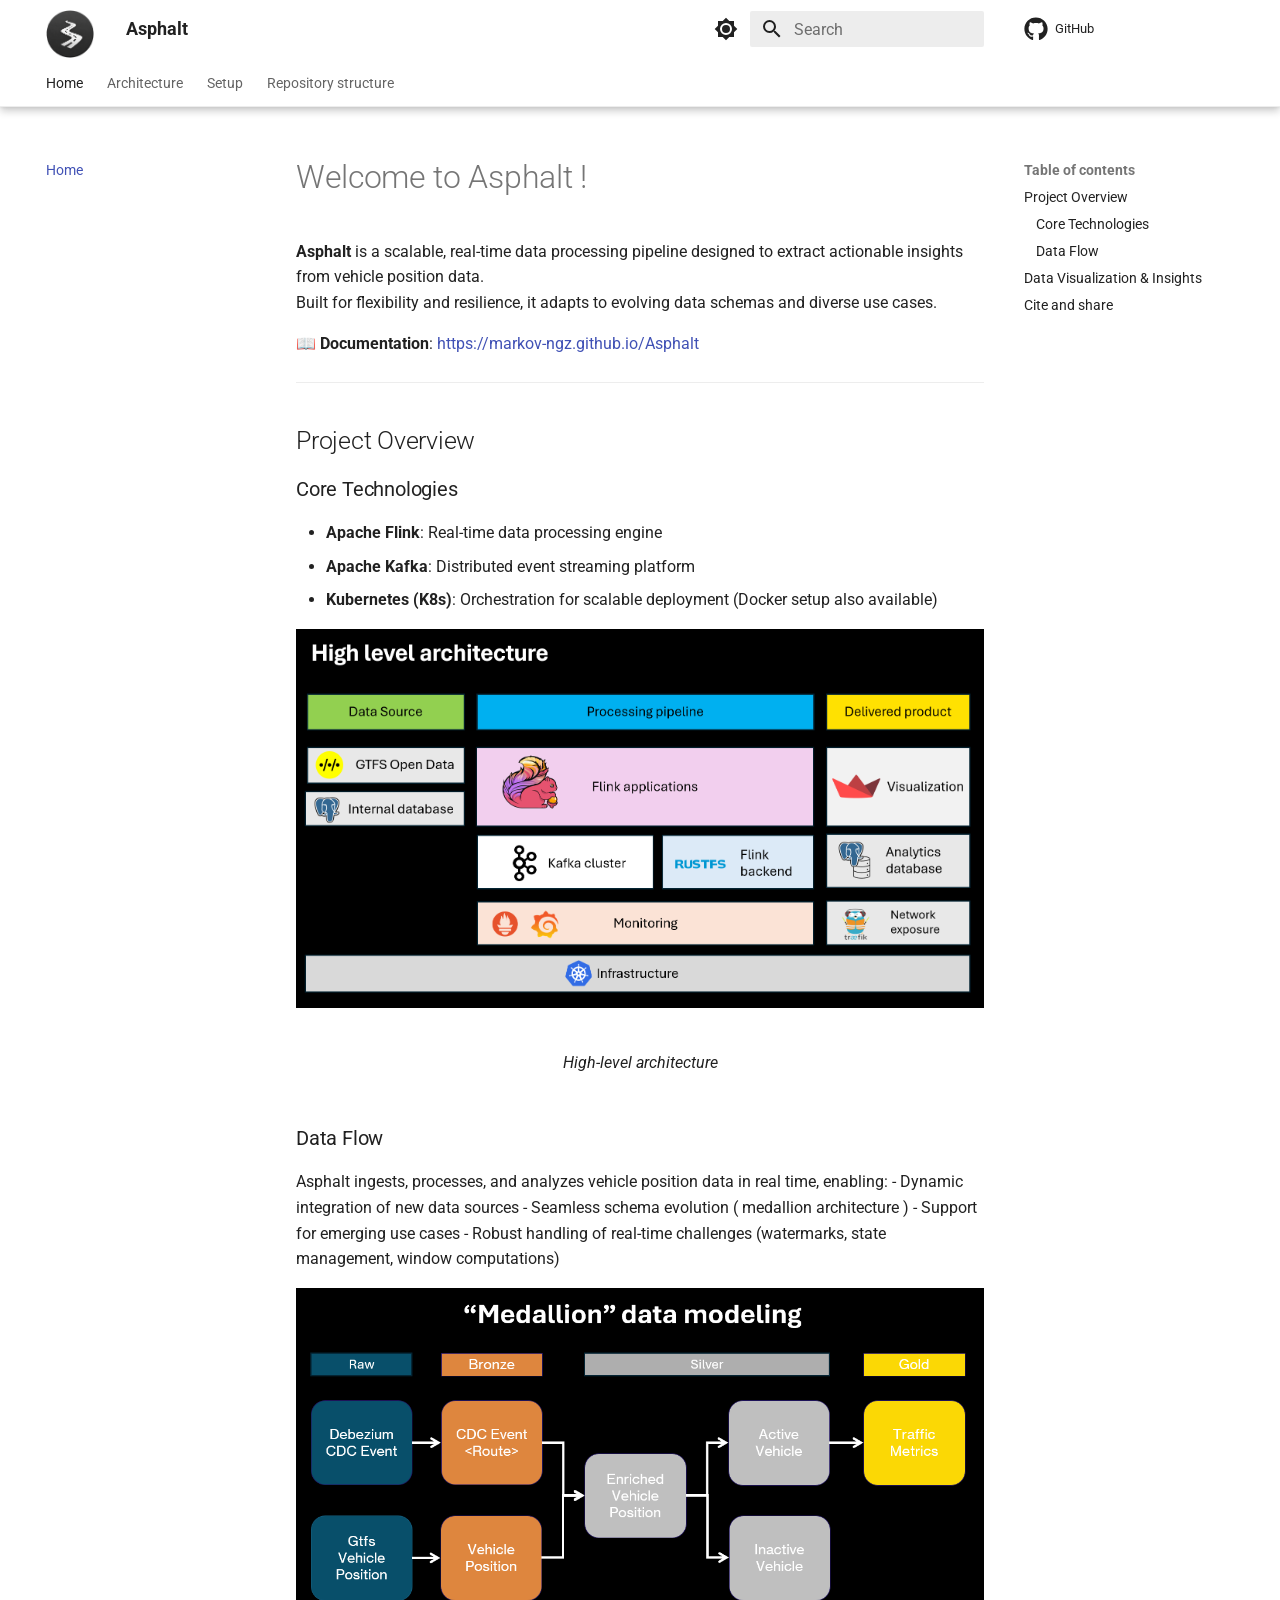
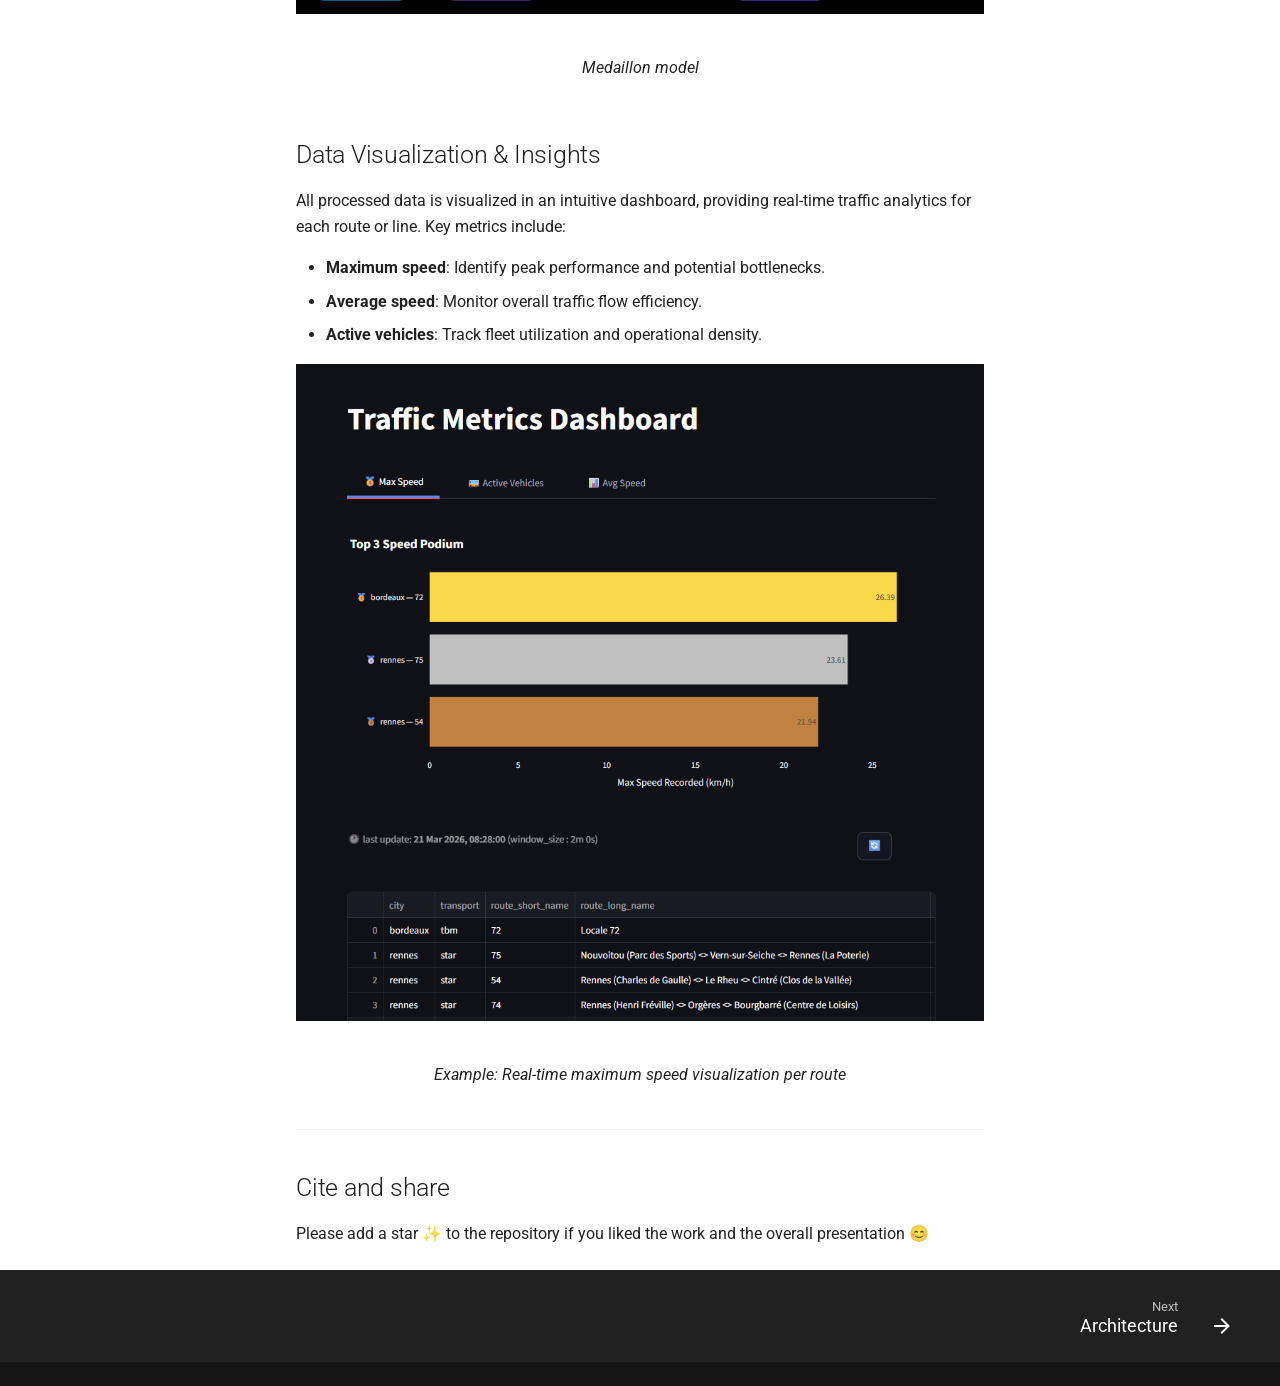
<file: index.html>
<!doctype html>
<html lang="en" class="no-js">
  <head>
    
      <meta charset="utf-8">
      <meta name="viewport" content="width=device-width,initial-scale=1">
      
      
      
      
      
        <link rel="next" href="architecture/">
      
      
        
      
      
      <link rel="icon" href="images/favicon.png">
      <meta name="generator" content="mkdocs-1.6.1, mkdocs-material-9.7.6">
    
    
      
        <title>Asphalt</title>
      
    
    
      <link rel="stylesheet" href="assets/stylesheets/main.484c7ddc.min.css">
      
        
        <link rel="stylesheet" href="assets/stylesheets/palette.ab4e12ef.min.css">
      
      


    
    
      
    
    
      
        
        
        <link rel="preconnect" href="https://fonts.gstatic.com" crossorigin>
        <link rel="stylesheet" href="https://fonts.googleapis.com/css?family=Roboto:300,300i,400,400i,700,700i%7CRoboto+Mono:400,400i,700,700i&display=fallback">
        <style>:root{--md-text-font:"Roboto";--md-code-font:"Roboto Mono"}</style>
      
    
    
      <link rel="stylesheet" href="stylesheets/extra.css">
    
    <script>__md_scope=new URL(".",location),__md_hash=e=>[...e].reduce(((e,_)=>(e<<5)-e+_.charCodeAt(0)),0),__md_get=(e,_=localStorage,t=__md_scope)=>JSON.parse(_.getItem(t.pathname+"."+e)),__md_set=(e,_,t=localStorage,a=__md_scope)=>{try{t.setItem(a.pathname+"."+e,JSON.stringify(_))}catch(e){}}</script>
    
      

    
    
  </head>
  
  
    
    
      
    
    
    
    
    <body dir="ltr" data-md-color-scheme="default" data-md-color-primary="white" data-md-color-accent="indigo">
  
    
    <input class="md-toggle" data-md-toggle="drawer" type="checkbox" id="__drawer" autocomplete="off">
    <input class="md-toggle" data-md-toggle="search" type="checkbox" id="__search" autocomplete="off">
    <label class="md-overlay" for="__drawer"></label>
    <div data-md-component="skip">
      
        
        <a href="#welcome-to-asphalt" class="md-skip">
          Skip to content
        </a>
      
    </div>
    <div data-md-component="announce">
      
    </div>
    
    
      

  

<header class="md-header md-header--shadow md-header--lifted" data-md-component="header">
  <nav class="md-header__inner md-grid" aria-label="Header">
    <a href="." title="Asphalt" class="md-header__button md-logo" aria-label="Asphalt" data-md-component="logo">
      
  <img src="assets/logo.png" alt="logo">

    </a>
    <label class="md-header__button md-icon" for="__drawer">
      
      <svg xmlns="http://www.w3.org/2000/svg" viewBox="0 0 24 24"><path d="M3 6h18v2H3zm0 5h18v2H3zm0 5h18v2H3z"/></svg>
    </label>
    <div class="md-header__title" data-md-component="header-title">
      <div class="md-header__ellipsis">
        <div class="md-header__topic">
          <span class="md-ellipsis">
            Asphalt
          </span>
        </div>
        <div class="md-header__topic" data-md-component="header-topic">
          <span class="md-ellipsis">
            
              Home
            
          </span>
        </div>
      </div>
    </div>
    
      
        <form class="md-header__option" data-md-component="palette">
  
    
    
    
    <input class="md-option" data-md-color-media="" data-md-color-scheme="default" data-md-color-primary="white" data-md-color-accent="indigo"  aria-label="Switch to dark mode"  type="radio" name="__palette" id="__palette_0">
    
      <label class="md-header__button md-icon" title="Switch to dark mode" for="__palette_1" hidden>
        <svg xmlns="http://www.w3.org/2000/svg" viewBox="0 0 24 24"><path d="M12 8a4 4 0 0 0-4 4 4 4 0 0 0 4 4 4 4 0 0 0 4-4 4 4 0 0 0-4-4m0 10a6 6 0 0 1-6-6 6 6 0 0 1 6-6 6 6 0 0 1 6 6 6 6 0 0 1-6 6m8-9.31V4h-4.69L12 .69 8.69 4H4v4.69L.69 12 4 15.31V20h4.69L12 23.31 15.31 20H20v-4.69L23.31 12z"/></svg>
      </label>
    
  
    
    
    
    <input class="md-option" data-md-color-media="" data-md-color-scheme="slate" data-md-color-primary="black" data-md-color-accent="blue"  aria-label="Switch to light mode"  type="radio" name="__palette" id="__palette_1">
    
      <label class="md-header__button md-icon" title="Switch to light mode" for="__palette_0" hidden>
        <svg xmlns="http://www.w3.org/2000/svg" viewBox="0 0 24 24"><path d="M12 18c-.89 0-1.74-.2-2.5-.55C11.56 16.5 13 14.42 13 12s-1.44-4.5-3.5-5.45C10.26 6.2 11.11 6 12 6a6 6 0 0 1 6 6 6 6 0 0 1-6 6m8-9.31V4h-4.69L12 .69 8.69 4H4v4.69L.69 12 4 15.31V20h4.69L12 23.31 15.31 20H20v-4.69L23.31 12z"/></svg>
      </label>
    
  
</form>
      
    
    
      <script>var palette=__md_get("__palette");if(palette&&palette.color){if("(prefers-color-scheme)"===palette.color.media){var media=matchMedia("(prefers-color-scheme: light)"),input=document.querySelector(media.matches?"[data-md-color-media='(prefers-color-scheme: light)']":"[data-md-color-media='(prefers-color-scheme: dark)']");palette.color.media=input.getAttribute("data-md-color-media"),palette.color.scheme=input.getAttribute("data-md-color-scheme"),palette.color.primary=input.getAttribute("data-md-color-primary"),palette.color.accent=input.getAttribute("data-md-color-accent")}for(var[key,value]of Object.entries(palette.color))document.body.setAttribute("data-md-color-"+key,value)}</script>
    
    
    
      
      
        <label class="md-header__button md-icon" for="__search">
          
          <svg xmlns="http://www.w3.org/2000/svg" viewBox="0 0 24 24"><path d="M9.5 3A6.5 6.5 0 0 1 16 9.5c0 1.61-.59 3.09-1.56 4.23l.27.27h.79l5 5-1.5 1.5-5-5v-.79l-.27-.27A6.52 6.52 0 0 1 9.5 16 6.5 6.5 0 0 1 3 9.5 6.5 6.5 0 0 1 9.5 3m0 2C7 5 5 7 5 9.5S7 14 9.5 14 14 12 14 9.5 12 5 9.5 5"/></svg>
        </label>
        <div class="md-search" data-md-component="search" role="dialog">
  <label class="md-search__overlay" for="__search"></label>
  <div class="md-search__inner" role="search">
    <form class="md-search__form" name="search">
      <input type="text" class="md-search__input" name="query" aria-label="Search" placeholder="Search" autocapitalize="off" autocorrect="off" autocomplete="off" spellcheck="false" data-md-component="search-query" required>
      <label class="md-search__icon md-icon" for="__search">
        
        <svg xmlns="http://www.w3.org/2000/svg" viewBox="0 0 24 24"><path d="M9.5 3A6.5 6.5 0 0 1 16 9.5c0 1.61-.59 3.09-1.56 4.23l.27.27h.79l5 5-1.5 1.5-5-5v-.79l-.27-.27A6.52 6.52 0 0 1 9.5 16 6.5 6.5 0 0 1 3 9.5 6.5 6.5 0 0 1 9.5 3m0 2C7 5 5 7 5 9.5S7 14 9.5 14 14 12 14 9.5 12 5 9.5 5"/></svg>
        
        <svg xmlns="http://www.w3.org/2000/svg" viewBox="0 0 24 24"><path d="M20 11v2H8l5.5 5.5-1.42 1.42L4.16 12l7.92-7.92L13.5 5.5 8 11z"/></svg>
      </label>
      <nav class="md-search__options" aria-label="Search">
        
        <button type="reset" class="md-search__icon md-icon" title="Clear" aria-label="Clear" tabindex="-1">
          
          <svg xmlns="http://www.w3.org/2000/svg" viewBox="0 0 24 24"><path d="M19 6.41 17.59 5 12 10.59 6.41 5 5 6.41 10.59 12 5 17.59 6.41 19 12 13.41 17.59 19 19 17.59 13.41 12z"/></svg>
        </button>
      </nav>
      
    </form>
    <div class="md-search__output">
      <div class="md-search__scrollwrap" tabindex="0" data-md-scrollfix>
        <div class="md-search-result" data-md-component="search-result">
          <div class="md-search-result__meta">
            Initializing search
          </div>
          <ol class="md-search-result__list" role="presentation"></ol>
        </div>
      </div>
    </div>
  </div>
</div>
      
    
    
      <div class="md-header__source">
        <a href="https://github.com/markov-ngz/Asphalt" title="Go to repository" class="md-source" data-md-component="source">
  <div class="md-source__icon md-icon">
    
    <svg xmlns="http://www.w3.org/2000/svg" viewBox="0 0 512 512"><!--! Font Awesome Free 7.1.0 by @fontawesome - https://fontawesome.com License - https://fontawesome.com/license/free (Icons: CC BY 4.0, Fonts: SIL OFL 1.1, Code: MIT License) Copyright 2025 Fonticons, Inc.--><path d="M173.9 397.4c0 2-2.3 3.6-5.2 3.6-3.3.3-5.6-1.3-5.6-3.6 0-2 2.3-3.6 5.2-3.6 3-.3 5.6 1.3 5.6 3.6m-31.1-4.5c-.7 2 1.3 4.3 4.3 4.9 2.6 1 5.6 0 6.2-2s-1.3-4.3-4.3-5.2c-2.6-.7-5.5.3-6.2 2.3m44.2-1.7c-2.9.7-4.9 2.6-4.6 4.9.3 2 2.9 3.3 5.9 2.6 2.9-.7 4.9-2.6 4.6-4.6-.3-1.9-3-3.2-5.9-2.9M252.8 8C114.1 8 8 113.3 8 252c0 110.9 69.8 205.8 169.5 239.2 12.8 2.3 17.3-5.6 17.3-12.1 0-6.2-.3-40.4-.3-61.4 0 0-70 15-84.7-29.8 0 0-11.4-29.1-27.8-36.6 0 0-22.9-15.7 1.6-15.4 0 0 24.9 2 38.6 25.8 21.9 38.6 58.6 27.5 72.9 20.9 2.3-16 8.8-27.1 16-33.7-55.9-6.2-112.3-14.3-112.3-110.5 0-27.5 7.6-41.3 23.6-58.9-2.6-6.5-11.1-33.3 2.6-67.9 20.9-6.5 69 27 69 27 20-5.6 41.5-8.5 62.8-8.5s42.8 2.9 62.8 8.5c0 0 48.1-33.6 69-27 13.7 34.7 5.2 61.4 2.6 67.9 16 17.7 25.8 31.5 25.8 58.9 0 96.5-58.9 104.2-114.8 110.5 9.2 7.9 17 22.9 17 46.4 0 33.7-.3 75.4-.3 83.6 0 6.5 4.6 14.4 17.3 12.1C436.2 457.8 504 362.9 504 252 504 113.3 391.5 8 252.8 8M105.2 352.9c-1.3 1-1 3.3.7 5.2 1.6 1.6 3.9 2.3 5.2 1 1.3-1 1-3.3-.7-5.2-1.6-1.6-3.9-2.3-5.2-1m-10.8-8.1c-.7 1.3.3 2.9 2.3 3.9 1.6 1 3.6.7 4.3-.7.7-1.3-.3-2.9-2.3-3.9-2-.6-3.6-.3-4.3.7m32.4 35.6c-1.6 1.3-1 4.3 1.3 6.2 2.3 2.3 5.2 2.6 6.5 1 1.3-1.3.7-4.3-1.3-6.2-2.2-2.3-5.2-2.6-6.5-1m-11.4-14.7c-1.6 1-1.6 3.6 0 5.9s4.3 3.3 5.6 2.3c1.6-1.3 1.6-3.9 0-6.2-1.4-2.3-4-3.3-5.6-2"/></svg>
  </div>
  <div class="md-source__repository">
    GitHub
  </div>
</a>
      </div>
    
  </nav>
  
    
      
<nav class="md-tabs" aria-label="Tabs" data-md-component="tabs">
  <div class="md-grid">
    <ul class="md-tabs__list">
      
        
  
  
  
    
  
  
    <li class="md-tabs__item md-tabs__item--active">
      <a href="." class="md-tabs__link">
        
  
  
    
  
  Home

      </a>
    </li>
  

      
        
  
  
  
  
    
    
      <li class="md-tabs__item">
        <a href="architecture/" class="md-tabs__link">
          
  
  
  Architecture

        </a>
      </li>
    
  

      
        
  
  
  
  
    
    
      <li class="md-tabs__item">
        <a href="setup/" class="md-tabs__link">
          
  
  
  Setup

        </a>
      </li>
    
  

      
        
  
  
  
  
    <li class="md-tabs__item">
      <a href="repository_structure/" class="md-tabs__link">
        
  
  
    
  
  Repository structure

      </a>
    </li>
  

      
    </ul>
  </div>
</nav>
    
  
</header>
    
    <div class="md-container" data-md-component="container">
      
      
        
      
      <main class="md-main" data-md-component="main">
        <div class="md-main__inner md-grid">
          
            
              
              <div class="md-sidebar md-sidebar--primary" data-md-component="sidebar" data-md-type="navigation" >
                <div class="md-sidebar__scrollwrap">
                  <div class="md-sidebar__inner">
                    


  


<nav class="md-nav md-nav--primary md-nav--lifted" aria-label="Navigation" data-md-level="0">
  <label class="md-nav__title" for="__drawer">
    <a href="." title="Asphalt" class="md-nav__button md-logo" aria-label="Asphalt" data-md-component="logo">
      
  <img src="assets/logo.png" alt="logo">

    </a>
    Asphalt
  </label>
  
    <div class="md-nav__source">
      <a href="https://github.com/markov-ngz/Asphalt" title="Go to repository" class="md-source" data-md-component="source">
  <div class="md-source__icon md-icon">
    
    <svg xmlns="http://www.w3.org/2000/svg" viewBox="0 0 512 512"><!--! Font Awesome Free 7.1.0 by @fontawesome - https://fontawesome.com License - https://fontawesome.com/license/free (Icons: CC BY 4.0, Fonts: SIL OFL 1.1, Code: MIT License) Copyright 2025 Fonticons, Inc.--><path d="M173.9 397.4c0 2-2.3 3.6-5.2 3.6-3.3.3-5.6-1.3-5.6-3.6 0-2 2.3-3.6 5.2-3.6 3-.3 5.6 1.3 5.6 3.6m-31.1-4.5c-.7 2 1.3 4.3 4.3 4.9 2.6 1 5.6 0 6.2-2s-1.3-4.3-4.3-5.2c-2.6-.7-5.5.3-6.2 2.3m44.2-1.7c-2.9.7-4.9 2.6-4.6 4.9.3 2 2.9 3.3 5.9 2.6 2.9-.7 4.9-2.6 4.6-4.6-.3-1.9-3-3.2-5.9-2.9M252.8 8C114.1 8 8 113.3 8 252c0 110.9 69.8 205.8 169.5 239.2 12.8 2.3 17.3-5.6 17.3-12.1 0-6.2-.3-40.4-.3-61.4 0 0-70 15-84.7-29.8 0 0-11.4-29.1-27.8-36.6 0 0-22.9-15.7 1.6-15.4 0 0 24.9 2 38.6 25.8 21.9 38.6 58.6 27.5 72.9 20.9 2.3-16 8.8-27.1 16-33.7-55.9-6.2-112.3-14.3-112.3-110.5 0-27.5 7.6-41.3 23.6-58.9-2.6-6.5-11.1-33.3 2.6-67.9 20.9-6.5 69 27 69 27 20-5.6 41.5-8.5 62.8-8.5s42.8 2.9 62.8 8.5c0 0 48.1-33.6 69-27 13.7 34.7 5.2 61.4 2.6 67.9 16 17.7 25.8 31.5 25.8 58.9 0 96.5-58.9 104.2-114.8 110.5 9.2 7.9 17 22.9 17 46.4 0 33.7-.3 75.4-.3 83.6 0 6.5 4.6 14.4 17.3 12.1C436.2 457.8 504 362.9 504 252 504 113.3 391.5 8 252.8 8M105.2 352.9c-1.3 1-1 3.3.7 5.2 1.6 1.6 3.9 2.3 5.2 1 1.3-1 1-3.3-.7-5.2-1.6-1.6-3.9-2.3-5.2-1m-10.8-8.1c-.7 1.3.3 2.9 2.3 3.9 1.6 1 3.6.7 4.3-.7.7-1.3-.3-2.9-2.3-3.9-2-.6-3.6-.3-4.3.7m32.4 35.6c-1.6 1.3-1 4.3 1.3 6.2 2.3 2.3 5.2 2.6 6.5 1 1.3-1.3.7-4.3-1.3-6.2-2.2-2.3-5.2-2.6-6.5-1m-11.4-14.7c-1.6 1-1.6 3.6 0 5.9s4.3 3.3 5.6 2.3c1.6-1.3 1.6-3.9 0-6.2-1.4-2.3-4-3.3-5.6-2"/></svg>
  </div>
  <div class="md-source__repository">
    GitHub
  </div>
</a>
    </div>
  
  <ul class="md-nav__list" data-md-scrollfix>
    
      
      
  
  
    
  
  
  
    <li class="md-nav__item md-nav__item--active">
      
      <input class="md-nav__toggle md-toggle" type="checkbox" id="__toc">
      
      
        
      
      
        <label class="md-nav__link md-nav__link--active" for="__toc">
          
  
  
  <span class="md-ellipsis">
    
  
    Home
  

    
  </span>
  
  

          <span class="md-nav__icon md-icon"></span>
        </label>
      
      <a href="." class="md-nav__link md-nav__link--active">
        
  
  
  <span class="md-ellipsis">
    
  
    Home
  

    
  </span>
  
  

      </a>
      
        

<nav class="md-nav md-nav--secondary" aria-label="Table of contents">
  
  
  
    
  
  
    <label class="md-nav__title" for="__toc">
      <span class="md-nav__icon md-icon"></span>
      Table of contents
    </label>
    <ul class="md-nav__list" data-md-component="toc" data-md-scrollfix>
      
        <li class="md-nav__item">
  <a href="#project-overview" class="md-nav__link">
    <span class="md-ellipsis">
      
        Project Overview
      
    </span>
  </a>
  
    <nav class="md-nav" aria-label="Project Overview">
      <ul class="md-nav__list">
        
          <li class="md-nav__item">
  <a href="#core-technologies" class="md-nav__link">
    <span class="md-ellipsis">
      
        Core Technologies
      
    </span>
  </a>
  
</li>
        
          <li class="md-nav__item">
  <a href="#data-flow" class="md-nav__link">
    <span class="md-ellipsis">
      
        Data Flow
      
    </span>
  </a>
  
</li>
        
      </ul>
    </nav>
  
</li>
      
        <li class="md-nav__item">
  <a href="#data-visualization-insights" class="md-nav__link">
    <span class="md-ellipsis">
      
        Data Visualization &amp; Insights
      
    </span>
  </a>
  
</li>
      
        <li class="md-nav__item">
  <a href="#cite-and-share" class="md-nav__link">
    <span class="md-ellipsis">
      
        Cite and share
      
    </span>
  </a>
  
</li>
      
    </ul>
  
</nav>
      
    </li>
  

    
      
      
  
  
  
  
    
    
    
    
      
      
        
      
    
    
    <li class="md-nav__item md-nav__item--nested">
      
        
        
        <input class="md-nav__toggle md-toggle " type="checkbox" id="__nav_2" >
        
          
          <label class="md-nav__link" for="__nav_2" id="__nav_2_label" tabindex="0">
            
  
  
  <span class="md-ellipsis">
    
  
    Architecture
  

    
  </span>
  
  

            <span class="md-nav__icon md-icon"></span>
          </label>
        
        <nav class="md-nav" data-md-level="1" aria-labelledby="__nav_2_label" aria-expanded="false">
          <label class="md-nav__title" for="__nav_2">
            <span class="md-nav__icon md-icon"></span>
            
  
    Architecture
  

          </label>
          <ul class="md-nav__list" data-md-scrollfix>
            
              
                
  
  
  
  
    <li class="md-nav__item">
      <a href="architecture/" class="md-nav__link">
        
  
  
  <span class="md-ellipsis">
    
  
    Architecture
  

    
  </span>
  
  

      </a>
    </li>
  

              
            
              
                
  
  
  
  
    <li class="md-nav__item">
      <a href="architecture/domain/" class="md-nav__link">
        
  
  
  <span class="md-ellipsis">
    
  
    Business
  

    
  </span>
  
  

      </a>
    </li>
  

              
            
              
                
  
  
  
  
    <li class="md-nav__item">
      <a href="architecture/data/" class="md-nav__link">
        
  
  
  <span class="md-ellipsis">
    
  
    Data
  

    
  </span>
  
  

      </a>
    </li>
  

              
            
              
                
  
  
  
  
    <li class="md-nav__item">
      <a href="architecture/applicative/" class="md-nav__link">
        
  
  
  <span class="md-ellipsis">
    
  
    Applicative
  

    
  </span>
  
  

      </a>
    </li>
  

              
            
              
                
  
  
  
  
    <li class="md-nav__item">
      <a href="architecture/technical/" class="md-nav__link">
        
  
  
  <span class="md-ellipsis">
    
  
    Technical
  

    
  </span>
  
  

      </a>
    </li>
  

              
            
          </ul>
        </nav>
      
    </li>
  

    
      
      
  
  
  
  
    
    
    
    
      
      
        
      
    
    
    <li class="md-nav__item md-nav__item--nested">
      
        
        
        <input class="md-nav__toggle md-toggle " type="checkbox" id="__nav_3" >
        
          
          <label class="md-nav__link" for="__nav_3" id="__nav_3_label" tabindex="0">
            
  
  
  <span class="md-ellipsis">
    
  
    Setup
  

    
  </span>
  
  

            <span class="md-nav__icon md-icon"></span>
          </label>
        
        <nav class="md-nav" data-md-level="1" aria-labelledby="__nav_3_label" aria-expanded="false">
          <label class="md-nav__title" for="__nav_3">
            <span class="md-nav__icon md-icon"></span>
            
  
    Setup
  

          </label>
          <ul class="md-nav__list" data-md-scrollfix>
            
              
                
  
  
  
  
    <li class="md-nav__item">
      <a href="setup/" class="md-nav__link">
        
  
  
  <span class="md-ellipsis">
    
  
    Setup
  

    
  </span>
  
  

      </a>
    </li>
  

              
            
              
                
  
  
  
  
    <li class="md-nav__item">
      <a href="setup/kubernetes/" class="md-nav__link">
        
  
  
  <span class="md-ellipsis">
    
  
    Kubernetes
  

    
  </span>
  
  

      </a>
    </li>
  

              
            
              
                
  
  
  
  
    <li class="md-nav__item">
      <a href="setup/docker/" class="md-nav__link">
        
  
  
  <span class="md-ellipsis">
    
  
    Docker
  

    
  </span>
  
  

      </a>
    </li>
  

              
            
          </ul>
        </nav>
      
    </li>
  

    
      
      
  
  
  
  
    <li class="md-nav__item">
      <a href="repository_structure/" class="md-nav__link">
        
  
  
  <span class="md-ellipsis">
    
  
    Repository structure
  

    
  </span>
  
  

      </a>
    </li>
  

    
  </ul>
</nav>
                  </div>
                </div>
              </div>
            
            
              
              <div class="md-sidebar md-sidebar--secondary" data-md-component="sidebar" data-md-type="toc" >
                <div class="md-sidebar__scrollwrap">
                  <div class="md-sidebar__inner">
                    

<nav class="md-nav md-nav--secondary" aria-label="Table of contents">
  
  
  
    
  
  
    <label class="md-nav__title" for="__toc">
      <span class="md-nav__icon md-icon"></span>
      Table of contents
    </label>
    <ul class="md-nav__list" data-md-component="toc" data-md-scrollfix>
      
        <li class="md-nav__item">
  <a href="#project-overview" class="md-nav__link">
    <span class="md-ellipsis">
      
        Project Overview
      
    </span>
  </a>
  
    <nav class="md-nav" aria-label="Project Overview">
      <ul class="md-nav__list">
        
          <li class="md-nav__item">
  <a href="#core-technologies" class="md-nav__link">
    <span class="md-ellipsis">
      
        Core Technologies
      
    </span>
  </a>
  
</li>
        
          <li class="md-nav__item">
  <a href="#data-flow" class="md-nav__link">
    <span class="md-ellipsis">
      
        Data Flow
      
    </span>
  </a>
  
</li>
        
      </ul>
    </nav>
  
</li>
      
        <li class="md-nav__item">
  <a href="#data-visualization-insights" class="md-nav__link">
    <span class="md-ellipsis">
      
        Data Visualization &amp; Insights
      
    </span>
  </a>
  
</li>
      
        <li class="md-nav__item">
  <a href="#cite-and-share" class="md-nav__link">
    <span class="md-ellipsis">
      
        Cite and share
      
    </span>
  </a>
  
</li>
      
    </ul>
  
</nav>
                  </div>
                </div>
              </div>
            
          
          
            <div class="md-content" data-md-component="content">
              
              <article class="md-content__inner md-typeset">
                
                  


  
  


<h1 id="welcome-to-asphalt">Welcome to Asphalt !</h1>
<p><strong>Asphalt</strong> is a scalable, real-time data processing pipeline designed to extract actionable insights from vehicle position data.<br> Built for flexibility and resilience, it adapts to evolving data schemas and diverse use cases.</p>
<p>📖 <strong>Documentation</strong>: <a href="https://markov-ngz.github.io/Asphalt">https://markov-ngz.github.io/Asphalt</a></p>
<hr />
<h2 id="project-overview">Project Overview</h2>
<h3 id="core-technologies">Core Technologies</h3>
<ul>
<li><strong>Apache Flink</strong>: Real-time data processing engine</li>
<li><strong>Apache Kafka</strong>: Distributed event streaming platform</li>
<li><strong>Kubernetes (K8s)</strong>: Orchestration for scalable deployment (Docker setup also available)</li>
</ul>
<figure>
  <img src="images/resource_map.png" alt="Project resources overview" />
<br />
<figcaption>High-level architecture</figcaption>
</figure>
<h3 id="data-flow">Data Flow</h3>
<p>Asphalt ingests, processes, and analyzes vehicle position data in real time, enabling:
- Dynamic integration of new data sources
- Seamless schema evolution ( medallion architecture )
- Support for emerging use cases 
- Robust handling of real-time challenges (watermarks, state management, window computations)</p>
<figure>
  <img alt="Image title" src="images/medallion.png" />
<br />
<figcaption>Medaillon model</figcaption>
</figure>
<h2 id="data-visualization-insights">Data Visualization &amp; Insights</h2>
<p>All processed data is visualized in an intuitive dashboard, providing real-time traffic analytics for each route or line. Key metrics include:</p>
<ul>
<li><strong>Maximum speed</strong>: Identify peak performance and potential bottlenecks.</li>
<li><strong>Average speed</strong>: Monitor overall traffic flow efficiency.</li>
<li><strong>Active vehicles</strong>: Track fleet utilization and operational density.</li>
</ul>
<figure>
  <img src="images/dataviz_max_speed.png" alt="Dashboard visualization of maximum speed metrics" />
<br />
<figcaption>Example: Real-time maximum speed visualization per route</figcaption>
</figure>
<hr />
<h2 id="cite-and-share">Cite and share</h2>
<p>Please add a star ✨ to the repository if you liked the work and the overall presentation 😊 </p>












                
              </article>
            </div>
          
          
<script>var target=document.getElementById(location.hash.slice(1));target&&target.name&&(target.checked=target.name.startsWith("__tabbed_"))</script>
        </div>
        
      </main>
      
        <footer class="md-footer">
  
    
      
      <nav class="md-footer__inner md-grid" aria-label="Footer" >
        
        
          
          <a href="architecture/" class="md-footer__link md-footer__link--next" aria-label="Next: Architecture">
            <div class="md-footer__title">
              <span class="md-footer__direction">
                Next
              </span>
              <div class="md-ellipsis">
                Architecture
              </div>
            </div>
            <div class="md-footer__button md-icon">
              
              <svg xmlns="http://www.w3.org/2000/svg" viewBox="0 0 24 24"><path d="M4 11v2h12l-5.5 5.5 1.42 1.42L19.84 12l-7.92-7.92L10.5 5.5 16 11z"/></svg>
            </div>
          </a>
        
      </nav>
    
  
  <div class="md-footer-meta md-typeset">
    <div class="md-footer-meta__inner md-grid">
      <div class="md-copyright">
  
  
</div>
      
    </div>
  </div>
</footer>
      
    </div>
    <div class="md-dialog" data-md-component="dialog">
      <div class="md-dialog__inner md-typeset"></div>
    </div>
    
      <div class="md-progress" data-md-component="progress" role="progressbar"></div>
    
    
    
      
      
      <script id="__config" type="application/json">{"annotate": null, "base": ".", "features": ["navigation.tabs", "navigation.sections", "navigation.tabs.sticky", "content.code.copy", "navigation.footer", "navigation.instant", "navigation.instant.progress"], "search": "assets/javascripts/workers/search.2c215733.min.js", "tags": null, "translations": {"clipboard.copied": "Copied to clipboard", "clipboard.copy": "Copy to clipboard", "search.result.more.one": "1 more on this page", "search.result.more.other": "# more on this page", "search.result.none": "No matching documents", "search.result.one": "1 matching document", "search.result.other": "# matching documents", "search.result.placeholder": "Type to start searching", "search.result.term.missing": "Missing", "select.version": "Select version"}, "version": null}</script>
    
    
      <script src="assets/javascripts/bundle.79ae519e.min.js"></script>
      
    
  </body>
</html>
</file>
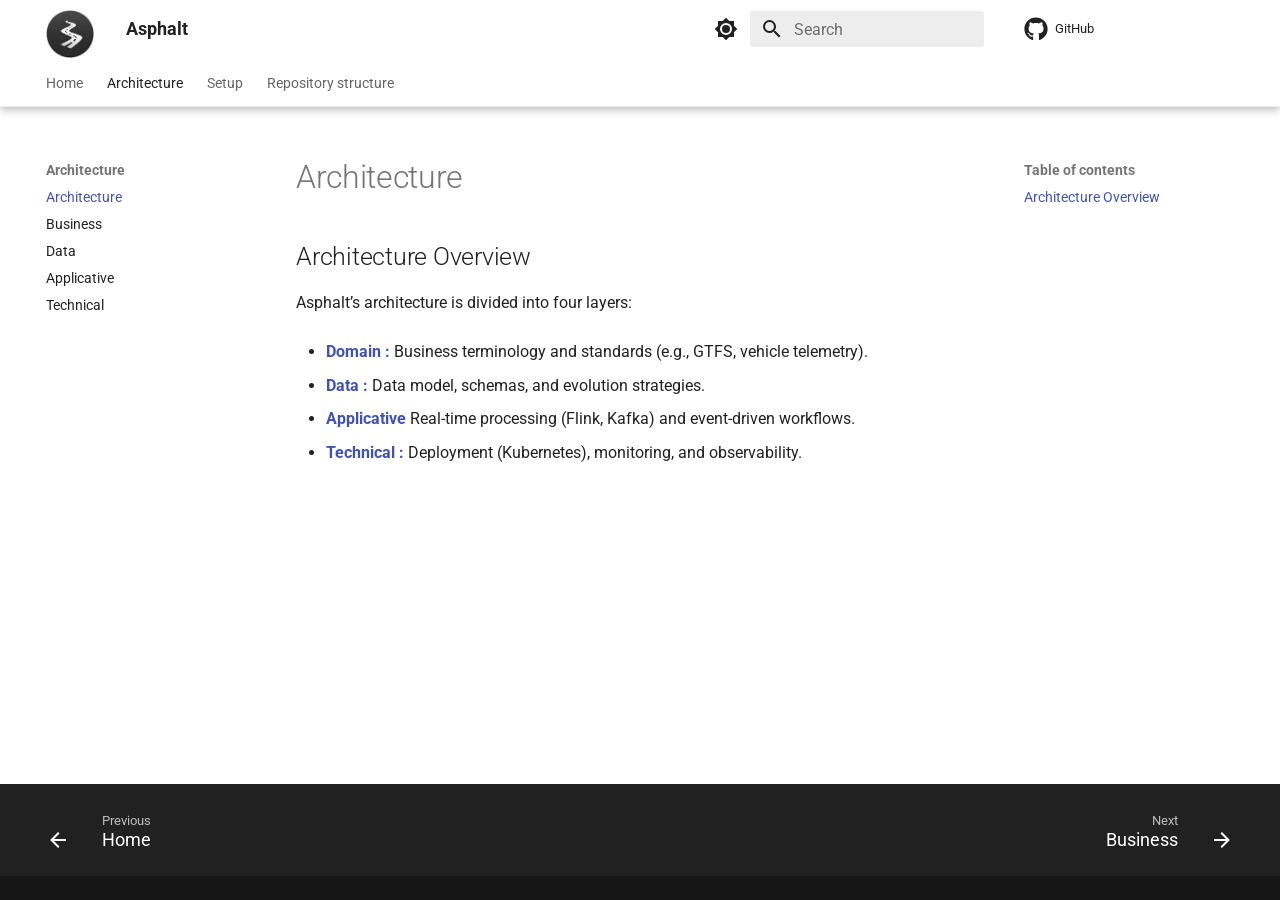
<file: architecture/index.html>
<!doctype html>
<html lang="en" class="no-js">
  <head>
    
      <meta charset="utf-8">
      <meta name="viewport" content="width=device-width,initial-scale=1">
      
      
      
      
        <link rel="prev" href="..">
      
      
        <link rel="next" href="domain/">
      
      
        
      
      
      <link rel="icon" href="../images/favicon.png">
      <meta name="generator" content="mkdocs-1.6.1, mkdocs-material-9.7.6">
    
    
      
        <title>Architecture - Asphalt</title>
      
    
    
      <link rel="stylesheet" href="../assets/stylesheets/main.484c7ddc.min.css">
      
        
        <link rel="stylesheet" href="../assets/stylesheets/palette.ab4e12ef.min.css">
      
      


    
    
      
    
    
      
        
        
        <link rel="preconnect" href="https://fonts.gstatic.com" crossorigin>
        <link rel="stylesheet" href="https://fonts.googleapis.com/css?family=Roboto:300,300i,400,400i,700,700i%7CRoboto+Mono:400,400i,700,700i&display=fallback">
        <style>:root{--md-text-font:"Roboto";--md-code-font:"Roboto Mono"}</style>
      
    
    
      <link rel="stylesheet" href="../stylesheets/extra.css">
    
    <script>__md_scope=new URL("..",location),__md_hash=e=>[...e].reduce(((e,_)=>(e<<5)-e+_.charCodeAt(0)),0),__md_get=(e,_=localStorage,t=__md_scope)=>JSON.parse(_.getItem(t.pathname+"."+e)),__md_set=(e,_,t=localStorage,a=__md_scope)=>{try{t.setItem(a.pathname+"."+e,JSON.stringify(_))}catch(e){}}</script>
    
      

    
    
  </head>
  
  
    
    
      
    
    
    
    
    <body dir="ltr" data-md-color-scheme="default" data-md-color-primary="white" data-md-color-accent="indigo">
  
    
    <input class="md-toggle" data-md-toggle="drawer" type="checkbox" id="__drawer" autocomplete="off">
    <input class="md-toggle" data-md-toggle="search" type="checkbox" id="__search" autocomplete="off">
    <label class="md-overlay" for="__drawer"></label>
    <div data-md-component="skip">
      
        
        <a href="#architecture-overview" class="md-skip">
          Skip to content
        </a>
      
    </div>
    <div data-md-component="announce">
      
    </div>
    
    
      

  

<header class="md-header md-header--shadow md-header--lifted" data-md-component="header">
  <nav class="md-header__inner md-grid" aria-label="Header">
    <a href=".." title="Asphalt" class="md-header__button md-logo" aria-label="Asphalt" data-md-component="logo">
      
  <img src="../assets/logo.png" alt="logo">

    </a>
    <label class="md-header__button md-icon" for="__drawer">
      
      <svg xmlns="http://www.w3.org/2000/svg" viewBox="0 0 24 24"><path d="M3 6h18v2H3zm0 5h18v2H3zm0 5h18v2H3z"/></svg>
    </label>
    <div class="md-header__title" data-md-component="header-title">
      <div class="md-header__ellipsis">
        <div class="md-header__topic">
          <span class="md-ellipsis">
            Asphalt
          </span>
        </div>
        <div class="md-header__topic" data-md-component="header-topic">
          <span class="md-ellipsis">
            
              Architecture
            
          </span>
        </div>
      </div>
    </div>
    
      
        <form class="md-header__option" data-md-component="palette">
  
    
    
    
    <input class="md-option" data-md-color-media="" data-md-color-scheme="default" data-md-color-primary="white" data-md-color-accent="indigo"  aria-label="Switch to dark mode"  type="radio" name="__palette" id="__palette_0">
    
      <label class="md-header__button md-icon" title="Switch to dark mode" for="__palette_1" hidden>
        <svg xmlns="http://www.w3.org/2000/svg" viewBox="0 0 24 24"><path d="M12 8a4 4 0 0 0-4 4 4 4 0 0 0 4 4 4 4 0 0 0 4-4 4 4 0 0 0-4-4m0 10a6 6 0 0 1-6-6 6 6 0 0 1 6-6 6 6 0 0 1 6 6 6 6 0 0 1-6 6m8-9.31V4h-4.69L12 .69 8.69 4H4v4.69L.69 12 4 15.31V20h4.69L12 23.31 15.31 20H20v-4.69L23.31 12z"/></svg>
      </label>
    
  
    
    
    
    <input class="md-option" data-md-color-media="" data-md-color-scheme="slate" data-md-color-primary="black" data-md-color-accent="blue"  aria-label="Switch to light mode"  type="radio" name="__palette" id="__palette_1">
    
      <label class="md-header__button md-icon" title="Switch to light mode" for="__palette_0" hidden>
        <svg xmlns="http://www.w3.org/2000/svg" viewBox="0 0 24 24"><path d="M12 18c-.89 0-1.74-.2-2.5-.55C11.56 16.5 13 14.42 13 12s-1.44-4.5-3.5-5.45C10.26 6.2 11.11 6 12 6a6 6 0 0 1 6 6 6 6 0 0 1-6 6m8-9.31V4h-4.69L12 .69 8.69 4H4v4.69L.69 12 4 15.31V20h4.69L12 23.31 15.31 20H20v-4.69L23.31 12z"/></svg>
      </label>
    
  
</form>
      
    
    
      <script>var palette=__md_get("__palette");if(palette&&palette.color){if("(prefers-color-scheme)"===palette.color.media){var media=matchMedia("(prefers-color-scheme: light)"),input=document.querySelector(media.matches?"[data-md-color-media='(prefers-color-scheme: light)']":"[data-md-color-media='(prefers-color-scheme: dark)']");palette.color.media=input.getAttribute("data-md-color-media"),palette.color.scheme=input.getAttribute("data-md-color-scheme"),palette.color.primary=input.getAttribute("data-md-color-primary"),palette.color.accent=input.getAttribute("data-md-color-accent")}for(var[key,value]of Object.entries(palette.color))document.body.setAttribute("data-md-color-"+key,value)}</script>
    
    
    
      
      
        <label class="md-header__button md-icon" for="__search">
          
          <svg xmlns="http://www.w3.org/2000/svg" viewBox="0 0 24 24"><path d="M9.5 3A6.5 6.5 0 0 1 16 9.5c0 1.61-.59 3.09-1.56 4.23l.27.27h.79l5 5-1.5 1.5-5-5v-.79l-.27-.27A6.52 6.52 0 0 1 9.5 16 6.5 6.5 0 0 1 3 9.5 6.5 6.5 0 0 1 9.5 3m0 2C7 5 5 7 5 9.5S7 14 9.5 14 14 12 14 9.5 12 5 9.5 5"/></svg>
        </label>
        <div class="md-search" data-md-component="search" role="dialog">
  <label class="md-search__overlay" for="__search"></label>
  <div class="md-search__inner" role="search">
    <form class="md-search__form" name="search">
      <input type="text" class="md-search__input" name="query" aria-label="Search" placeholder="Search" autocapitalize="off" autocorrect="off" autocomplete="off" spellcheck="false" data-md-component="search-query" required>
      <label class="md-search__icon md-icon" for="__search">
        
        <svg xmlns="http://www.w3.org/2000/svg" viewBox="0 0 24 24"><path d="M9.5 3A6.5 6.5 0 0 1 16 9.5c0 1.61-.59 3.09-1.56 4.23l.27.27h.79l5 5-1.5 1.5-5-5v-.79l-.27-.27A6.52 6.52 0 0 1 9.5 16 6.5 6.5 0 0 1 3 9.5 6.5 6.5 0 0 1 9.5 3m0 2C7 5 5 7 5 9.5S7 14 9.5 14 14 12 14 9.5 12 5 9.5 5"/></svg>
        
        <svg xmlns="http://www.w3.org/2000/svg" viewBox="0 0 24 24"><path d="M20 11v2H8l5.5 5.5-1.42 1.42L4.16 12l7.92-7.92L13.5 5.5 8 11z"/></svg>
      </label>
      <nav class="md-search__options" aria-label="Search">
        
        <button type="reset" class="md-search__icon md-icon" title="Clear" aria-label="Clear" tabindex="-1">
          
          <svg xmlns="http://www.w3.org/2000/svg" viewBox="0 0 24 24"><path d="M19 6.41 17.59 5 12 10.59 6.41 5 5 6.41 10.59 12 5 17.59 6.41 19 12 13.41 17.59 19 19 17.59 13.41 12z"/></svg>
        </button>
      </nav>
      
    </form>
    <div class="md-search__output">
      <div class="md-search__scrollwrap" tabindex="0" data-md-scrollfix>
        <div class="md-search-result" data-md-component="search-result">
          <div class="md-search-result__meta">
            Initializing search
          </div>
          <ol class="md-search-result__list" role="presentation"></ol>
        </div>
      </div>
    </div>
  </div>
</div>
      
    
    
      <div class="md-header__source">
        <a href="https://github.com/markov-ngz/Asphalt" title="Go to repository" class="md-source" data-md-component="source">
  <div class="md-source__icon md-icon">
    
    <svg xmlns="http://www.w3.org/2000/svg" viewBox="0 0 512 512"><!--! Font Awesome Free 7.1.0 by @fontawesome - https://fontawesome.com License - https://fontawesome.com/license/free (Icons: CC BY 4.0, Fonts: SIL OFL 1.1, Code: MIT License) Copyright 2025 Fonticons, Inc.--><path d="M173.9 397.4c0 2-2.3 3.6-5.2 3.6-3.3.3-5.6-1.3-5.6-3.6 0-2 2.3-3.6 5.2-3.6 3-.3 5.6 1.3 5.6 3.6m-31.1-4.5c-.7 2 1.3 4.3 4.3 4.9 2.6 1 5.6 0 6.2-2s-1.3-4.3-4.3-5.2c-2.6-.7-5.5.3-6.2 2.3m44.2-1.7c-2.9.7-4.9 2.6-4.6 4.9.3 2 2.9 3.3 5.9 2.6 2.9-.7 4.9-2.6 4.6-4.6-.3-1.9-3-3.2-5.9-2.9M252.8 8C114.1 8 8 113.3 8 252c0 110.9 69.8 205.8 169.5 239.2 12.8 2.3 17.3-5.6 17.3-12.1 0-6.2-.3-40.4-.3-61.4 0 0-70 15-84.7-29.8 0 0-11.4-29.1-27.8-36.6 0 0-22.9-15.7 1.6-15.4 0 0 24.9 2 38.6 25.8 21.9 38.6 58.6 27.5 72.9 20.9 2.3-16 8.8-27.1 16-33.7-55.9-6.2-112.3-14.3-112.3-110.5 0-27.5 7.6-41.3 23.6-58.9-2.6-6.5-11.1-33.3 2.6-67.9 20.9-6.5 69 27 69 27 20-5.6 41.5-8.5 62.8-8.5s42.8 2.9 62.8 8.5c0 0 48.1-33.6 69-27 13.7 34.7 5.2 61.4 2.6 67.9 16 17.7 25.8 31.5 25.8 58.9 0 96.5-58.9 104.2-114.8 110.5 9.2 7.9 17 22.9 17 46.4 0 33.7-.3 75.4-.3 83.6 0 6.5 4.6 14.4 17.3 12.1C436.2 457.8 504 362.9 504 252 504 113.3 391.5 8 252.8 8M105.2 352.9c-1.3 1-1 3.3.7 5.2 1.6 1.6 3.9 2.3 5.2 1 1.3-1 1-3.3-.7-5.2-1.6-1.6-3.9-2.3-5.2-1m-10.8-8.1c-.7 1.3.3 2.9 2.3 3.9 1.6 1 3.6.7 4.3-.7.7-1.3-.3-2.9-2.3-3.9-2-.6-3.6-.3-4.3.7m32.4 35.6c-1.6 1.3-1 4.3 1.3 6.2 2.3 2.3 5.2 2.6 6.5 1 1.3-1.3.7-4.3-1.3-6.2-2.2-2.3-5.2-2.6-6.5-1m-11.4-14.7c-1.6 1-1.6 3.6 0 5.9s4.3 3.3 5.6 2.3c1.6-1.3 1.6-3.9 0-6.2-1.4-2.3-4-3.3-5.6-2"/></svg>
  </div>
  <div class="md-source__repository">
    GitHub
  </div>
</a>
      </div>
    
  </nav>
  
    
      
<nav class="md-tabs" aria-label="Tabs" data-md-component="tabs">
  <div class="md-grid">
    <ul class="md-tabs__list">
      
        
  
  
  
  
    <li class="md-tabs__item">
      <a href=".." class="md-tabs__link">
        
  
  
    
  
  Home

      </a>
    </li>
  

      
        
  
  
  
    
  
  
    
    
      <li class="md-tabs__item md-tabs__item--active">
        <a href="./" class="md-tabs__link">
          
  
  
  Architecture

        </a>
      </li>
    
  

      
        
  
  
  
  
    
    
      <li class="md-tabs__item">
        <a href="../setup/" class="md-tabs__link">
          
  
  
  Setup

        </a>
      </li>
    
  

      
        
  
  
  
  
    <li class="md-tabs__item">
      <a href="../repository_structure/" class="md-tabs__link">
        
  
  
    
  
  Repository structure

      </a>
    </li>
  

      
    </ul>
  </div>
</nav>
    
  
</header>
    
    <div class="md-container" data-md-component="container">
      
      
        
      
      <main class="md-main" data-md-component="main">
        <div class="md-main__inner md-grid">
          
            
              
              <div class="md-sidebar md-sidebar--primary" data-md-component="sidebar" data-md-type="navigation" >
                <div class="md-sidebar__scrollwrap">
                  <div class="md-sidebar__inner">
                    


  


<nav class="md-nav md-nav--primary md-nav--lifted" aria-label="Navigation" data-md-level="0">
  <label class="md-nav__title" for="__drawer">
    <a href=".." title="Asphalt" class="md-nav__button md-logo" aria-label="Asphalt" data-md-component="logo">
      
  <img src="../assets/logo.png" alt="logo">

    </a>
    Asphalt
  </label>
  
    <div class="md-nav__source">
      <a href="https://github.com/markov-ngz/Asphalt" title="Go to repository" class="md-source" data-md-component="source">
  <div class="md-source__icon md-icon">
    
    <svg xmlns="http://www.w3.org/2000/svg" viewBox="0 0 512 512"><!--! Font Awesome Free 7.1.0 by @fontawesome - https://fontawesome.com License - https://fontawesome.com/license/free (Icons: CC BY 4.0, Fonts: SIL OFL 1.1, Code: MIT License) Copyright 2025 Fonticons, Inc.--><path d="M173.9 397.4c0 2-2.3 3.6-5.2 3.6-3.3.3-5.6-1.3-5.6-3.6 0-2 2.3-3.6 5.2-3.6 3-.3 5.6 1.3 5.6 3.6m-31.1-4.5c-.7 2 1.3 4.3 4.3 4.9 2.6 1 5.6 0 6.2-2s-1.3-4.3-4.3-5.2c-2.6-.7-5.5.3-6.2 2.3m44.2-1.7c-2.9.7-4.9 2.6-4.6 4.9.3 2 2.9 3.3 5.9 2.6 2.9-.7 4.9-2.6 4.6-4.6-.3-1.9-3-3.2-5.9-2.9M252.8 8C114.1 8 8 113.3 8 252c0 110.9 69.8 205.8 169.5 239.2 12.8 2.3 17.3-5.6 17.3-12.1 0-6.2-.3-40.4-.3-61.4 0 0-70 15-84.7-29.8 0 0-11.4-29.1-27.8-36.6 0 0-22.9-15.7 1.6-15.4 0 0 24.9 2 38.6 25.8 21.9 38.6 58.6 27.5 72.9 20.9 2.3-16 8.8-27.1 16-33.7-55.9-6.2-112.3-14.3-112.3-110.5 0-27.5 7.6-41.3 23.6-58.9-2.6-6.5-11.1-33.3 2.6-67.9 20.9-6.5 69 27 69 27 20-5.6 41.5-8.5 62.8-8.5s42.8 2.9 62.8 8.5c0 0 48.1-33.6 69-27 13.7 34.7 5.2 61.4 2.6 67.9 16 17.7 25.8 31.5 25.8 58.9 0 96.5-58.9 104.2-114.8 110.5 9.2 7.9 17 22.9 17 46.4 0 33.7-.3 75.4-.3 83.6 0 6.5 4.6 14.4 17.3 12.1C436.2 457.8 504 362.9 504 252 504 113.3 391.5 8 252.8 8M105.2 352.9c-1.3 1-1 3.3.7 5.2 1.6 1.6 3.9 2.3 5.2 1 1.3-1 1-3.3-.7-5.2-1.6-1.6-3.9-2.3-5.2-1m-10.8-8.1c-.7 1.3.3 2.9 2.3 3.9 1.6 1 3.6.7 4.3-.7.7-1.3-.3-2.9-2.3-3.9-2-.6-3.6-.3-4.3.7m32.4 35.6c-1.6 1.3-1 4.3 1.3 6.2 2.3 2.3 5.2 2.6 6.5 1 1.3-1.3.7-4.3-1.3-6.2-2.2-2.3-5.2-2.6-6.5-1m-11.4-14.7c-1.6 1-1.6 3.6 0 5.9s4.3 3.3 5.6 2.3c1.6-1.3 1.6-3.9 0-6.2-1.4-2.3-4-3.3-5.6-2"/></svg>
  </div>
  <div class="md-source__repository">
    GitHub
  </div>
</a>
    </div>
  
  <ul class="md-nav__list" data-md-scrollfix>
    
      
      
  
  
  
  
    <li class="md-nav__item">
      <a href=".." class="md-nav__link">
        
  
  
  <span class="md-ellipsis">
    
  
    Home
  

    
  </span>
  
  

      </a>
    </li>
  

    
      
      
  
  
    
  
  
  
    
    
    
    
      
        
        
      
      
        
      
    
    
    <li class="md-nav__item md-nav__item--active md-nav__item--section md-nav__item--nested">
      
        
        
        <input class="md-nav__toggle md-toggle " type="checkbox" id="__nav_2" checked>
        
          
          <label class="md-nav__link" for="__nav_2" id="__nav_2_label" tabindex="">
            
  
  
  <span class="md-ellipsis">
    
  
    Architecture
  

    
  </span>
  
  

            <span class="md-nav__icon md-icon"></span>
          </label>
        
        <nav class="md-nav" data-md-level="1" aria-labelledby="__nav_2_label" aria-expanded="true">
          <label class="md-nav__title" for="__nav_2">
            <span class="md-nav__icon md-icon"></span>
            
  
    Architecture
  

          </label>
          <ul class="md-nav__list" data-md-scrollfix>
            
              
                
  
  
    
  
  
  
    <li class="md-nav__item md-nav__item--active">
      
      <input class="md-nav__toggle md-toggle" type="checkbox" id="__toc">
      
      
      
        <label class="md-nav__link md-nav__link--active" for="__toc">
          
  
  
  <span class="md-ellipsis">
    
  
    Architecture
  

    
  </span>
  
  

          <span class="md-nav__icon md-icon"></span>
        </label>
      
      <a href="./" class="md-nav__link md-nav__link--active">
        
  
  
  <span class="md-ellipsis">
    
  
    Architecture
  

    
  </span>
  
  

      </a>
      
        

<nav class="md-nav md-nav--secondary" aria-label="Table of contents">
  
  
  
  
    <label class="md-nav__title" for="__toc">
      <span class="md-nav__icon md-icon"></span>
      Table of contents
    </label>
    <ul class="md-nav__list" data-md-component="toc" data-md-scrollfix>
      
        <li class="md-nav__item">
  <a href="#architecture-overview" class="md-nav__link">
    <span class="md-ellipsis">
      
        Architecture Overview
      
    </span>
  </a>
  
</li>
      
    </ul>
  
</nav>
      
    </li>
  

              
            
              
                
  
  
  
  
    <li class="md-nav__item">
      <a href="domain/" class="md-nav__link">
        
  
  
  <span class="md-ellipsis">
    
  
    Business
  

    
  </span>
  
  

      </a>
    </li>
  

              
            
              
                
  
  
  
  
    <li class="md-nav__item">
      <a href="data/" class="md-nav__link">
        
  
  
  <span class="md-ellipsis">
    
  
    Data
  

    
  </span>
  
  

      </a>
    </li>
  

              
            
              
                
  
  
  
  
    <li class="md-nav__item">
      <a href="applicative/" class="md-nav__link">
        
  
  
  <span class="md-ellipsis">
    
  
    Applicative
  

    
  </span>
  
  

      </a>
    </li>
  

              
            
              
                
  
  
  
  
    <li class="md-nav__item">
      <a href="technical/" class="md-nav__link">
        
  
  
  <span class="md-ellipsis">
    
  
    Technical
  

    
  </span>
  
  

      </a>
    </li>
  

              
            
          </ul>
        </nav>
      
    </li>
  

    
      
      
  
  
  
  
    
    
    
    
      
      
        
      
    
    
    <li class="md-nav__item md-nav__item--nested">
      
        
        
        <input class="md-nav__toggle md-toggle " type="checkbox" id="__nav_3" >
        
          
          <label class="md-nav__link" for="__nav_3" id="__nav_3_label" tabindex="0">
            
  
  
  <span class="md-ellipsis">
    
  
    Setup
  

    
  </span>
  
  

            <span class="md-nav__icon md-icon"></span>
          </label>
        
        <nav class="md-nav" data-md-level="1" aria-labelledby="__nav_3_label" aria-expanded="false">
          <label class="md-nav__title" for="__nav_3">
            <span class="md-nav__icon md-icon"></span>
            
  
    Setup
  

          </label>
          <ul class="md-nav__list" data-md-scrollfix>
            
              
                
  
  
  
  
    <li class="md-nav__item">
      <a href="../setup/" class="md-nav__link">
        
  
  
  <span class="md-ellipsis">
    
  
    Setup
  

    
  </span>
  
  

      </a>
    </li>
  

              
            
              
                
  
  
  
  
    <li class="md-nav__item">
      <a href="../setup/kubernetes/" class="md-nav__link">
        
  
  
  <span class="md-ellipsis">
    
  
    Kubernetes
  

    
  </span>
  
  

      </a>
    </li>
  

              
            
              
                
  
  
  
  
    <li class="md-nav__item">
      <a href="../setup/docker/" class="md-nav__link">
        
  
  
  <span class="md-ellipsis">
    
  
    Docker
  

    
  </span>
  
  

      </a>
    </li>
  

              
            
          </ul>
        </nav>
      
    </li>
  

    
      
      
  
  
  
  
    <li class="md-nav__item">
      <a href="../repository_structure/" class="md-nav__link">
        
  
  
  <span class="md-ellipsis">
    
  
    Repository structure
  

    
  </span>
  
  

      </a>
    </li>
  

    
  </ul>
</nav>
                  </div>
                </div>
              </div>
            
            
              
              <div class="md-sidebar md-sidebar--secondary" data-md-component="sidebar" data-md-type="toc" >
                <div class="md-sidebar__scrollwrap">
                  <div class="md-sidebar__inner">
                    

<nav class="md-nav md-nav--secondary" aria-label="Table of contents">
  
  
  
  
    <label class="md-nav__title" for="__toc">
      <span class="md-nav__icon md-icon"></span>
      Table of contents
    </label>
    <ul class="md-nav__list" data-md-component="toc" data-md-scrollfix>
      
        <li class="md-nav__item">
  <a href="#architecture-overview" class="md-nav__link">
    <span class="md-ellipsis">
      
        Architecture Overview
      
    </span>
  </a>
  
</li>
      
    </ul>
  
</nav>
                  </div>
                </div>
              </div>
            
          
          
            <div class="md-content" data-md-component="content">
              
              <article class="md-content__inner md-typeset">
                
                  


  
  


  <h1>Architecture</h1>

<h2 id="architecture-overview">Architecture Overview</h2>
<p>Asphalt’s architecture is divided into four layers:</p>
<ul>
<li>
<p><a href="domain/"><strong>Domain :</strong></a>
  Business terminology and standards (e.g., GTFS, vehicle telemetry).</p>
</li>
<li>
<p><a href="data/"><strong>Data :</strong></a>
  Data model, schemas, and evolution strategies.</p>
</li>
<li>
<p><a href="applicative/"><strong>Applicative</strong></a>
  Real-time processing (Flink, Kafka) and event-driven workflows.</p>
</li>
<li>
<p><a href="technical/"><strong>Technical :</strong></a>
  Deployment (Kubernetes), monitoring, and observability.</p>
</li>
</ul>












                
              </article>
            </div>
          
          
<script>var target=document.getElementById(location.hash.slice(1));target&&target.name&&(target.checked=target.name.startsWith("__tabbed_"))</script>
        </div>
        
      </main>
      
        <footer class="md-footer">
  
    
      
      <nav class="md-footer__inner md-grid" aria-label="Footer" >
        
          
          <a href=".." class="md-footer__link md-footer__link--prev" aria-label="Previous: Home">
            <div class="md-footer__button md-icon">
              
              <svg xmlns="http://www.w3.org/2000/svg" viewBox="0 0 24 24"><path d="M20 11v2H8l5.5 5.5-1.42 1.42L4.16 12l7.92-7.92L13.5 5.5 8 11z"/></svg>
            </div>
            <div class="md-footer__title">
              <span class="md-footer__direction">
                Previous
              </span>
              <div class="md-ellipsis">
                Home
              </div>
            </div>
          </a>
        
        
          
          <a href="domain/" class="md-footer__link md-footer__link--next" aria-label="Next: Business">
            <div class="md-footer__title">
              <span class="md-footer__direction">
                Next
              </span>
              <div class="md-ellipsis">
                Business
              </div>
            </div>
            <div class="md-footer__button md-icon">
              
              <svg xmlns="http://www.w3.org/2000/svg" viewBox="0 0 24 24"><path d="M4 11v2h12l-5.5 5.5 1.42 1.42L19.84 12l-7.92-7.92L10.5 5.5 16 11z"/></svg>
            </div>
          </a>
        
      </nav>
    
  
  <div class="md-footer-meta md-typeset">
    <div class="md-footer-meta__inner md-grid">
      <div class="md-copyright">
  
  
</div>
      
    </div>
  </div>
</footer>
      
    </div>
    <div class="md-dialog" data-md-component="dialog">
      <div class="md-dialog__inner md-typeset"></div>
    </div>
    
      <div class="md-progress" data-md-component="progress" role="progressbar"></div>
    
    
    
      
      
      <script id="__config" type="application/json">{"annotate": null, "base": "..", "features": ["navigation.tabs", "navigation.sections", "navigation.tabs.sticky", "content.code.copy", "navigation.footer", "navigation.instant", "navigation.instant.progress"], "search": "../assets/javascripts/workers/search.2c215733.min.js", "tags": null, "translations": {"clipboard.copied": "Copied to clipboard", "clipboard.copy": "Copy to clipboard", "search.result.more.one": "1 more on this page", "search.result.more.other": "# more on this page", "search.result.none": "No matching documents", "search.result.one": "1 matching document", "search.result.other": "# matching documents", "search.result.placeholder": "Type to start searching", "search.result.term.missing": "Missing", "select.version": "Select version"}, "version": null}</script>
    
    
      <script src="../assets/javascripts/bundle.79ae519e.min.js"></script>
      
    
  </body>
</html>
</file>
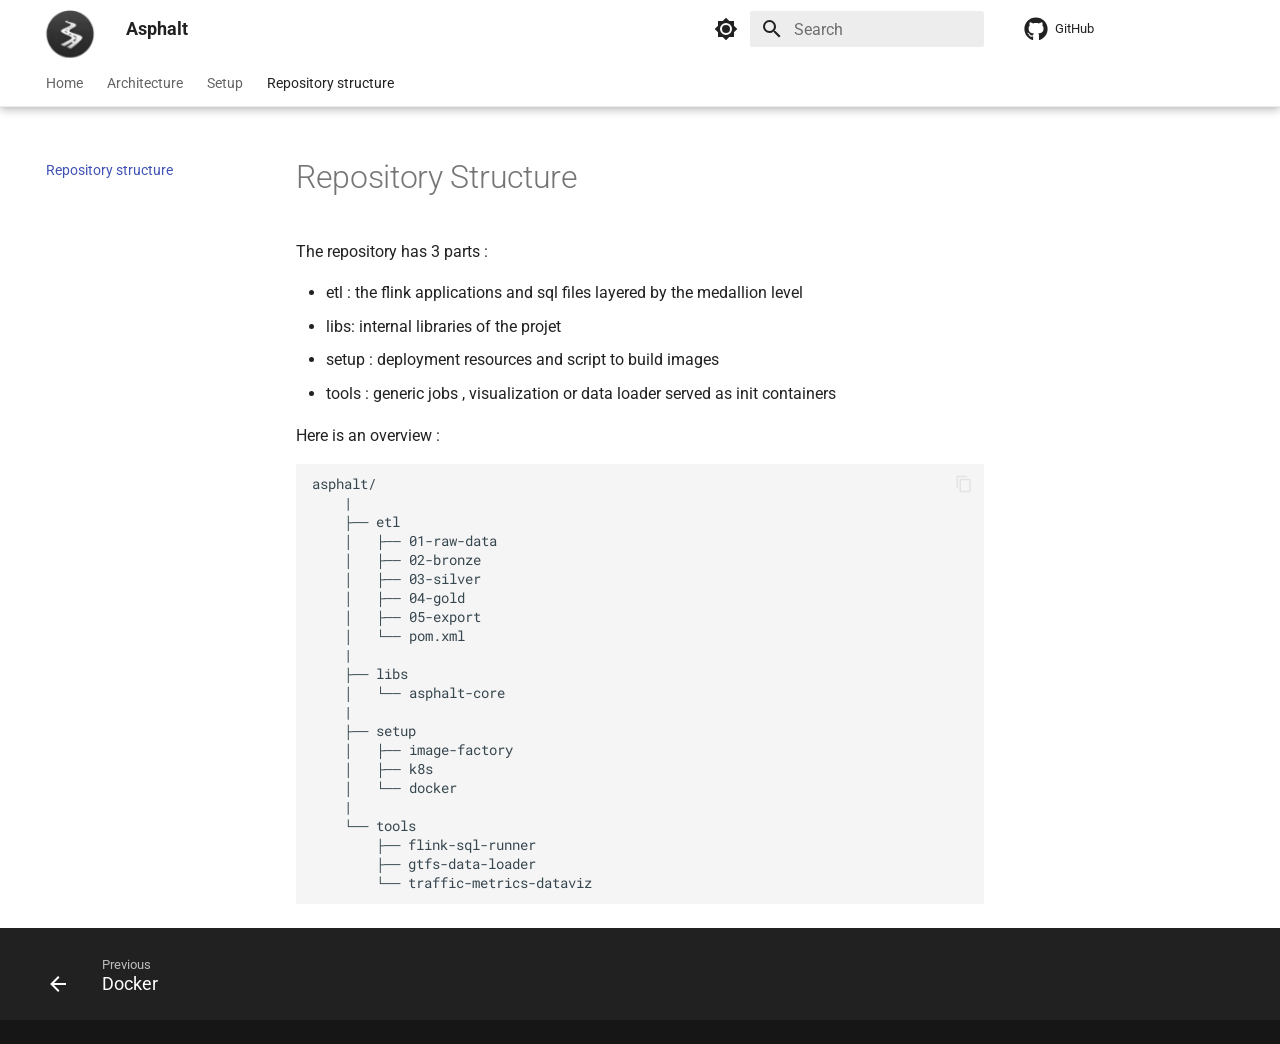
<file: repository_structure/index.html>
<!doctype html>
<html lang="en" class="no-js">
  <head>
    
      <meta charset="utf-8">
      <meta name="viewport" content="width=device-width,initial-scale=1">
      
      
      
      
        <link rel="prev" href="../setup/docker/">
      
      
      
        
      
      
      <link rel="icon" href="../images/favicon.png">
      <meta name="generator" content="mkdocs-1.6.1, mkdocs-material-9.7.6">
    
    
      
        <title>Repository structure - Asphalt</title>
      
    
    
      <link rel="stylesheet" href="../assets/stylesheets/main.484c7ddc.min.css">
      
        
        <link rel="stylesheet" href="../assets/stylesheets/palette.ab4e12ef.min.css">
      
      


    
    
      
    
    
      
        
        
        <link rel="preconnect" href="https://fonts.gstatic.com" crossorigin>
        <link rel="stylesheet" href="https://fonts.googleapis.com/css?family=Roboto:300,300i,400,400i,700,700i%7CRoboto+Mono:400,400i,700,700i&display=fallback">
        <style>:root{--md-text-font:"Roboto";--md-code-font:"Roboto Mono"}</style>
      
    
    
      <link rel="stylesheet" href="../stylesheets/extra.css">
    
    <script>__md_scope=new URL("..",location),__md_hash=e=>[...e].reduce(((e,_)=>(e<<5)-e+_.charCodeAt(0)),0),__md_get=(e,_=localStorage,t=__md_scope)=>JSON.parse(_.getItem(t.pathname+"."+e)),__md_set=(e,_,t=localStorage,a=__md_scope)=>{try{t.setItem(a.pathname+"."+e,JSON.stringify(_))}catch(e){}}</script>
    
      

    
    
  </head>
  
  
    
    
      
    
    
    
    
    <body dir="ltr" data-md-color-scheme="default" data-md-color-primary="white" data-md-color-accent="indigo">
  
    
    <input class="md-toggle" data-md-toggle="drawer" type="checkbox" id="__drawer" autocomplete="off">
    <input class="md-toggle" data-md-toggle="search" type="checkbox" id="__search" autocomplete="off">
    <label class="md-overlay" for="__drawer"></label>
    <div data-md-component="skip">
      
        
        <a href="#repository-structure" class="md-skip">
          Skip to content
        </a>
      
    </div>
    <div data-md-component="announce">
      
    </div>
    
    
      

  

<header class="md-header md-header--shadow md-header--lifted" data-md-component="header">
  <nav class="md-header__inner md-grid" aria-label="Header">
    <a href=".." title="Asphalt" class="md-header__button md-logo" aria-label="Asphalt" data-md-component="logo">
      
  <img src="../assets/logo.png" alt="logo">

    </a>
    <label class="md-header__button md-icon" for="__drawer">
      
      <svg xmlns="http://www.w3.org/2000/svg" viewBox="0 0 24 24"><path d="M3 6h18v2H3zm0 5h18v2H3zm0 5h18v2H3z"/></svg>
    </label>
    <div class="md-header__title" data-md-component="header-title">
      <div class="md-header__ellipsis">
        <div class="md-header__topic">
          <span class="md-ellipsis">
            Asphalt
          </span>
        </div>
        <div class="md-header__topic" data-md-component="header-topic">
          <span class="md-ellipsis">
            
              Repository structure
            
          </span>
        </div>
      </div>
    </div>
    
      
        <form class="md-header__option" data-md-component="palette">
  
    
    
    
    <input class="md-option" data-md-color-media="" data-md-color-scheme="default" data-md-color-primary="white" data-md-color-accent="indigo"  aria-label="Switch to dark mode"  type="radio" name="__palette" id="__palette_0">
    
      <label class="md-header__button md-icon" title="Switch to dark mode" for="__palette_1" hidden>
        <svg xmlns="http://www.w3.org/2000/svg" viewBox="0 0 24 24"><path d="M12 8a4 4 0 0 0-4 4 4 4 0 0 0 4 4 4 4 0 0 0 4-4 4 4 0 0 0-4-4m0 10a6 6 0 0 1-6-6 6 6 0 0 1 6-6 6 6 0 0 1 6 6 6 6 0 0 1-6 6m8-9.31V4h-4.69L12 .69 8.69 4H4v4.69L.69 12 4 15.31V20h4.69L12 23.31 15.31 20H20v-4.69L23.31 12z"/></svg>
      </label>
    
  
    
    
    
    <input class="md-option" data-md-color-media="" data-md-color-scheme="slate" data-md-color-primary="black" data-md-color-accent="blue"  aria-label="Switch to light mode"  type="radio" name="__palette" id="__palette_1">
    
      <label class="md-header__button md-icon" title="Switch to light mode" for="__palette_0" hidden>
        <svg xmlns="http://www.w3.org/2000/svg" viewBox="0 0 24 24"><path d="M12 18c-.89 0-1.74-.2-2.5-.55C11.56 16.5 13 14.42 13 12s-1.44-4.5-3.5-5.45C10.26 6.2 11.11 6 12 6a6 6 0 0 1 6 6 6 6 0 0 1-6 6m8-9.31V4h-4.69L12 .69 8.69 4H4v4.69L.69 12 4 15.31V20h4.69L12 23.31 15.31 20H20v-4.69L23.31 12z"/></svg>
      </label>
    
  
</form>
      
    
    
      <script>var palette=__md_get("__palette");if(palette&&palette.color){if("(prefers-color-scheme)"===palette.color.media){var media=matchMedia("(prefers-color-scheme: light)"),input=document.querySelector(media.matches?"[data-md-color-media='(prefers-color-scheme: light)']":"[data-md-color-media='(prefers-color-scheme: dark)']");palette.color.media=input.getAttribute("data-md-color-media"),palette.color.scheme=input.getAttribute("data-md-color-scheme"),palette.color.primary=input.getAttribute("data-md-color-primary"),palette.color.accent=input.getAttribute("data-md-color-accent")}for(var[key,value]of Object.entries(palette.color))document.body.setAttribute("data-md-color-"+key,value)}</script>
    
    
    
      
      
        <label class="md-header__button md-icon" for="__search">
          
          <svg xmlns="http://www.w3.org/2000/svg" viewBox="0 0 24 24"><path d="M9.5 3A6.5 6.5 0 0 1 16 9.5c0 1.61-.59 3.09-1.56 4.23l.27.27h.79l5 5-1.5 1.5-5-5v-.79l-.27-.27A6.52 6.52 0 0 1 9.5 16 6.5 6.5 0 0 1 3 9.5 6.5 6.5 0 0 1 9.5 3m0 2C7 5 5 7 5 9.5S7 14 9.5 14 14 12 14 9.5 12 5 9.5 5"/></svg>
        </label>
        <div class="md-search" data-md-component="search" role="dialog">
  <label class="md-search__overlay" for="__search"></label>
  <div class="md-search__inner" role="search">
    <form class="md-search__form" name="search">
      <input type="text" class="md-search__input" name="query" aria-label="Search" placeholder="Search" autocapitalize="off" autocorrect="off" autocomplete="off" spellcheck="false" data-md-component="search-query" required>
      <label class="md-search__icon md-icon" for="__search">
        
        <svg xmlns="http://www.w3.org/2000/svg" viewBox="0 0 24 24"><path d="M9.5 3A6.5 6.5 0 0 1 16 9.5c0 1.61-.59 3.09-1.56 4.23l.27.27h.79l5 5-1.5 1.5-5-5v-.79l-.27-.27A6.52 6.52 0 0 1 9.5 16 6.5 6.5 0 0 1 3 9.5 6.5 6.5 0 0 1 9.5 3m0 2C7 5 5 7 5 9.5S7 14 9.5 14 14 12 14 9.5 12 5 9.5 5"/></svg>
        
        <svg xmlns="http://www.w3.org/2000/svg" viewBox="0 0 24 24"><path d="M20 11v2H8l5.5 5.5-1.42 1.42L4.16 12l7.92-7.92L13.5 5.5 8 11z"/></svg>
      </label>
      <nav class="md-search__options" aria-label="Search">
        
        <button type="reset" class="md-search__icon md-icon" title="Clear" aria-label="Clear" tabindex="-1">
          
          <svg xmlns="http://www.w3.org/2000/svg" viewBox="0 0 24 24"><path d="M19 6.41 17.59 5 12 10.59 6.41 5 5 6.41 10.59 12 5 17.59 6.41 19 12 13.41 17.59 19 19 17.59 13.41 12z"/></svg>
        </button>
      </nav>
      
    </form>
    <div class="md-search__output">
      <div class="md-search__scrollwrap" tabindex="0" data-md-scrollfix>
        <div class="md-search-result" data-md-component="search-result">
          <div class="md-search-result__meta">
            Initializing search
          </div>
          <ol class="md-search-result__list" role="presentation"></ol>
        </div>
      </div>
    </div>
  </div>
</div>
      
    
    
      <div class="md-header__source">
        <a href="https://github.com/markov-ngz/Asphalt" title="Go to repository" class="md-source" data-md-component="source">
  <div class="md-source__icon md-icon">
    
    <svg xmlns="http://www.w3.org/2000/svg" viewBox="0 0 512 512"><!--! Font Awesome Free 7.1.0 by @fontawesome - https://fontawesome.com License - https://fontawesome.com/license/free (Icons: CC BY 4.0, Fonts: SIL OFL 1.1, Code: MIT License) Copyright 2025 Fonticons, Inc.--><path d="M173.9 397.4c0 2-2.3 3.6-5.2 3.6-3.3.3-5.6-1.3-5.6-3.6 0-2 2.3-3.6 5.2-3.6 3-.3 5.6 1.3 5.6 3.6m-31.1-4.5c-.7 2 1.3 4.3 4.3 4.9 2.6 1 5.6 0 6.2-2s-1.3-4.3-4.3-5.2c-2.6-.7-5.5.3-6.2 2.3m44.2-1.7c-2.9.7-4.9 2.6-4.6 4.9.3 2 2.9 3.3 5.9 2.6 2.9-.7 4.9-2.6 4.6-4.6-.3-1.9-3-3.2-5.9-2.9M252.8 8C114.1 8 8 113.3 8 252c0 110.9 69.8 205.8 169.5 239.2 12.8 2.3 17.3-5.6 17.3-12.1 0-6.2-.3-40.4-.3-61.4 0 0-70 15-84.7-29.8 0 0-11.4-29.1-27.8-36.6 0 0-22.9-15.7 1.6-15.4 0 0 24.9 2 38.6 25.8 21.9 38.6 58.6 27.5 72.9 20.9 2.3-16 8.8-27.1 16-33.7-55.9-6.2-112.3-14.3-112.3-110.5 0-27.5 7.6-41.3 23.6-58.9-2.6-6.5-11.1-33.3 2.6-67.9 20.9-6.5 69 27 69 27 20-5.6 41.5-8.5 62.8-8.5s42.8 2.9 62.8 8.5c0 0 48.1-33.6 69-27 13.7 34.7 5.2 61.4 2.6 67.9 16 17.7 25.8 31.5 25.8 58.9 0 96.5-58.9 104.2-114.8 110.5 9.2 7.9 17 22.9 17 46.4 0 33.7-.3 75.4-.3 83.6 0 6.5 4.6 14.4 17.3 12.1C436.2 457.8 504 362.9 504 252 504 113.3 391.5 8 252.8 8M105.2 352.9c-1.3 1-1 3.3.7 5.2 1.6 1.6 3.9 2.3 5.2 1 1.3-1 1-3.3-.7-5.2-1.6-1.6-3.9-2.3-5.2-1m-10.8-8.1c-.7 1.3.3 2.9 2.3 3.9 1.6 1 3.6.7 4.3-.7.7-1.3-.3-2.9-2.3-3.9-2-.6-3.6-.3-4.3.7m32.4 35.6c-1.6 1.3-1 4.3 1.3 6.2 2.3 2.3 5.2 2.6 6.5 1 1.3-1.3.7-4.3-1.3-6.2-2.2-2.3-5.2-2.6-6.5-1m-11.4-14.7c-1.6 1-1.6 3.6 0 5.9s4.3 3.3 5.6 2.3c1.6-1.3 1.6-3.9 0-6.2-1.4-2.3-4-3.3-5.6-2"/></svg>
  </div>
  <div class="md-source__repository">
    GitHub
  </div>
</a>
      </div>
    
  </nav>
  
    
      
<nav class="md-tabs" aria-label="Tabs" data-md-component="tabs">
  <div class="md-grid">
    <ul class="md-tabs__list">
      
        
  
  
  
  
    <li class="md-tabs__item">
      <a href=".." class="md-tabs__link">
        
  
  
    
  
  Home

      </a>
    </li>
  

      
        
  
  
  
  
    
    
      <li class="md-tabs__item">
        <a href="../architecture/" class="md-tabs__link">
          
  
  
  Architecture

        </a>
      </li>
    
  

      
        
  
  
  
  
    
    
      <li class="md-tabs__item">
        <a href="../setup/" class="md-tabs__link">
          
  
  
  Setup

        </a>
      </li>
    
  

      
        
  
  
  
    
  
  
    <li class="md-tabs__item md-tabs__item--active">
      <a href="./" class="md-tabs__link">
        
  
  
    
  
  Repository structure

      </a>
    </li>
  

      
    </ul>
  </div>
</nav>
    
  
</header>
    
    <div class="md-container" data-md-component="container">
      
      
        
      
      <main class="md-main" data-md-component="main">
        <div class="md-main__inner md-grid">
          
            
              
              <div class="md-sidebar md-sidebar--primary" data-md-component="sidebar" data-md-type="navigation" >
                <div class="md-sidebar__scrollwrap">
                  <div class="md-sidebar__inner">
                    


  


<nav class="md-nav md-nav--primary md-nav--lifted" aria-label="Navigation" data-md-level="0">
  <label class="md-nav__title" for="__drawer">
    <a href=".." title="Asphalt" class="md-nav__button md-logo" aria-label="Asphalt" data-md-component="logo">
      
  <img src="../assets/logo.png" alt="logo">

    </a>
    Asphalt
  </label>
  
    <div class="md-nav__source">
      <a href="https://github.com/markov-ngz/Asphalt" title="Go to repository" class="md-source" data-md-component="source">
  <div class="md-source__icon md-icon">
    
    <svg xmlns="http://www.w3.org/2000/svg" viewBox="0 0 512 512"><!--! Font Awesome Free 7.1.0 by @fontawesome - https://fontawesome.com License - https://fontawesome.com/license/free (Icons: CC BY 4.0, Fonts: SIL OFL 1.1, Code: MIT License) Copyright 2025 Fonticons, Inc.--><path d="M173.9 397.4c0 2-2.3 3.6-5.2 3.6-3.3.3-5.6-1.3-5.6-3.6 0-2 2.3-3.6 5.2-3.6 3-.3 5.6 1.3 5.6 3.6m-31.1-4.5c-.7 2 1.3 4.3 4.3 4.9 2.6 1 5.6 0 6.2-2s-1.3-4.3-4.3-5.2c-2.6-.7-5.5.3-6.2 2.3m44.2-1.7c-2.9.7-4.9 2.6-4.6 4.9.3 2 2.9 3.3 5.9 2.6 2.9-.7 4.9-2.6 4.6-4.6-.3-1.9-3-3.2-5.9-2.9M252.8 8C114.1 8 8 113.3 8 252c0 110.9 69.8 205.8 169.5 239.2 12.8 2.3 17.3-5.6 17.3-12.1 0-6.2-.3-40.4-.3-61.4 0 0-70 15-84.7-29.8 0 0-11.4-29.1-27.8-36.6 0 0-22.9-15.7 1.6-15.4 0 0 24.9 2 38.6 25.8 21.9 38.6 58.6 27.5 72.9 20.9 2.3-16 8.8-27.1 16-33.7-55.9-6.2-112.3-14.3-112.3-110.5 0-27.5 7.6-41.3 23.6-58.9-2.6-6.5-11.1-33.3 2.6-67.9 20.9-6.5 69 27 69 27 20-5.6 41.5-8.5 62.8-8.5s42.8 2.9 62.8 8.5c0 0 48.1-33.6 69-27 13.7 34.7 5.2 61.4 2.6 67.9 16 17.7 25.8 31.5 25.8 58.9 0 96.5-58.9 104.2-114.8 110.5 9.2 7.9 17 22.9 17 46.4 0 33.7-.3 75.4-.3 83.6 0 6.5 4.6 14.4 17.3 12.1C436.2 457.8 504 362.9 504 252 504 113.3 391.5 8 252.8 8M105.2 352.9c-1.3 1-1 3.3.7 5.2 1.6 1.6 3.9 2.3 5.2 1 1.3-1 1-3.3-.7-5.2-1.6-1.6-3.9-2.3-5.2-1m-10.8-8.1c-.7 1.3.3 2.9 2.3 3.9 1.6 1 3.6.7 4.3-.7.7-1.3-.3-2.9-2.3-3.9-2-.6-3.6-.3-4.3.7m32.4 35.6c-1.6 1.3-1 4.3 1.3 6.2 2.3 2.3 5.2 2.6 6.5 1 1.3-1.3.7-4.3-1.3-6.2-2.2-2.3-5.2-2.6-6.5-1m-11.4-14.7c-1.6 1-1.6 3.6 0 5.9s4.3 3.3 5.6 2.3c1.6-1.3 1.6-3.9 0-6.2-1.4-2.3-4-3.3-5.6-2"/></svg>
  </div>
  <div class="md-source__repository">
    GitHub
  </div>
</a>
    </div>
  
  <ul class="md-nav__list" data-md-scrollfix>
    
      
      
  
  
  
  
    <li class="md-nav__item">
      <a href=".." class="md-nav__link">
        
  
  
  <span class="md-ellipsis">
    
  
    Home
  

    
  </span>
  
  

      </a>
    </li>
  

    
      
      
  
  
  
  
    
    
    
    
      
      
        
      
    
    
    <li class="md-nav__item md-nav__item--nested">
      
        
        
        <input class="md-nav__toggle md-toggle " type="checkbox" id="__nav_2" >
        
          
          <label class="md-nav__link" for="__nav_2" id="__nav_2_label" tabindex="0">
            
  
  
  <span class="md-ellipsis">
    
  
    Architecture
  

    
  </span>
  
  

            <span class="md-nav__icon md-icon"></span>
          </label>
        
        <nav class="md-nav" data-md-level="1" aria-labelledby="__nav_2_label" aria-expanded="false">
          <label class="md-nav__title" for="__nav_2">
            <span class="md-nav__icon md-icon"></span>
            
  
    Architecture
  

          </label>
          <ul class="md-nav__list" data-md-scrollfix>
            
              
                
  
  
  
  
    <li class="md-nav__item">
      <a href="../architecture/" class="md-nav__link">
        
  
  
  <span class="md-ellipsis">
    
  
    Architecture
  

    
  </span>
  
  

      </a>
    </li>
  

              
            
              
                
  
  
  
  
    <li class="md-nav__item">
      <a href="../architecture/domain/" class="md-nav__link">
        
  
  
  <span class="md-ellipsis">
    
  
    Business
  

    
  </span>
  
  

      </a>
    </li>
  

              
            
              
                
  
  
  
  
    <li class="md-nav__item">
      <a href="../architecture/data/" class="md-nav__link">
        
  
  
  <span class="md-ellipsis">
    
  
    Data
  

    
  </span>
  
  

      </a>
    </li>
  

              
            
              
                
  
  
  
  
    <li class="md-nav__item">
      <a href="../architecture/applicative/" class="md-nav__link">
        
  
  
  <span class="md-ellipsis">
    
  
    Applicative
  

    
  </span>
  
  

      </a>
    </li>
  

              
            
              
                
  
  
  
  
    <li class="md-nav__item">
      <a href="../architecture/technical/" class="md-nav__link">
        
  
  
  <span class="md-ellipsis">
    
  
    Technical
  

    
  </span>
  
  

      </a>
    </li>
  

              
            
          </ul>
        </nav>
      
    </li>
  

    
      
      
  
  
  
  
    
    
    
    
      
      
        
      
    
    
    <li class="md-nav__item md-nav__item--nested">
      
        
        
        <input class="md-nav__toggle md-toggle " type="checkbox" id="__nav_3" >
        
          
          <label class="md-nav__link" for="__nav_3" id="__nav_3_label" tabindex="0">
            
  
  
  <span class="md-ellipsis">
    
  
    Setup
  

    
  </span>
  
  

            <span class="md-nav__icon md-icon"></span>
          </label>
        
        <nav class="md-nav" data-md-level="1" aria-labelledby="__nav_3_label" aria-expanded="false">
          <label class="md-nav__title" for="__nav_3">
            <span class="md-nav__icon md-icon"></span>
            
  
    Setup
  

          </label>
          <ul class="md-nav__list" data-md-scrollfix>
            
              
                
  
  
  
  
    <li class="md-nav__item">
      <a href="../setup/" class="md-nav__link">
        
  
  
  <span class="md-ellipsis">
    
  
    Setup
  

    
  </span>
  
  

      </a>
    </li>
  

              
            
              
                
  
  
  
  
    <li class="md-nav__item">
      <a href="../setup/kubernetes/" class="md-nav__link">
        
  
  
  <span class="md-ellipsis">
    
  
    Kubernetes
  

    
  </span>
  
  

      </a>
    </li>
  

              
            
              
                
  
  
  
  
    <li class="md-nav__item">
      <a href="../setup/docker/" class="md-nav__link">
        
  
  
  <span class="md-ellipsis">
    
  
    Docker
  

    
  </span>
  
  

      </a>
    </li>
  

              
            
          </ul>
        </nav>
      
    </li>
  

    
      
      
  
  
    
  
  
  
    <li class="md-nav__item md-nav__item--active">
      
      <input class="md-nav__toggle md-toggle" type="checkbox" id="__toc">
      
      
        
      
      
      <a href="./" class="md-nav__link md-nav__link--active">
        
  
  
  <span class="md-ellipsis">
    
  
    Repository structure
  

    
  </span>
  
  

      </a>
      
    </li>
  

    
  </ul>
</nav>
                  </div>
                </div>
              </div>
            
            
              
              <div class="md-sidebar md-sidebar--secondary" data-md-component="sidebar" data-md-type="toc" >
                <div class="md-sidebar__scrollwrap">
                  <div class="md-sidebar__inner">
                    

<nav class="md-nav md-nav--secondary" aria-label="Table of contents">
  
  
  
    
  
  
</nav>
                  </div>
                </div>
              </div>
            
          
          
            <div class="md-content" data-md-component="content">
              
              <article class="md-content__inner md-typeset">
                
                  


  
  


<h1 id="repository-structure">Repository Structure</h1>
<p>The repository has 3 parts : </p>
<ul>
<li>etl : the flink applications and sql files layered by the medallion level</li>
<li>libs: internal libraries of the projet</li>
<li>setup : deployment resources and script to build images</li>
<li>tools : generic jobs , visualization or data loader served as init containers </li>
</ul>
<p>Here is an overview : </p>
<div class="language-text highlight"><pre><span></span><code><span id="__span-0-1"><a id="__codelineno-0-1" name="__codelineno-0-1" href="#__codelineno-0-1"></a>asphalt/
</span><span id="__span-0-2"><a id="__codelineno-0-2" name="__codelineno-0-2" href="#__codelineno-0-2"></a>    |   
</span><span id="__span-0-3"><a id="__codelineno-0-3" name="__codelineno-0-3" href="#__codelineno-0-3"></a>    ├── etl
</span><span id="__span-0-4"><a id="__codelineno-0-4" name="__codelineno-0-4" href="#__codelineno-0-4"></a>    │   ├── 01-raw-data
</span><span id="__span-0-5"><a id="__codelineno-0-5" name="__codelineno-0-5" href="#__codelineno-0-5"></a>    │   ├── 02-bronze
</span><span id="__span-0-6"><a id="__codelineno-0-6" name="__codelineno-0-6" href="#__codelineno-0-6"></a>    │   ├── 03-silver
</span><span id="__span-0-7"><a id="__codelineno-0-7" name="__codelineno-0-7" href="#__codelineno-0-7"></a>    │   ├── 04-gold
</span><span id="__span-0-8"><a id="__codelineno-0-8" name="__codelineno-0-8" href="#__codelineno-0-8"></a>    │   ├── 05-export
</span><span id="__span-0-9"><a id="__codelineno-0-9" name="__codelineno-0-9" href="#__codelineno-0-9"></a>    │   └── pom.xml
</span><span id="__span-0-10"><a id="__codelineno-0-10" name="__codelineno-0-10" href="#__codelineno-0-10"></a>    |   
</span><span id="__span-0-11"><a id="__codelineno-0-11" name="__codelineno-0-11" href="#__codelineno-0-11"></a>    ├── libs
</span><span id="__span-0-12"><a id="__codelineno-0-12" name="__codelineno-0-12" href="#__codelineno-0-12"></a>    │   └── asphalt-core
</span><span id="__span-0-13"><a id="__codelineno-0-13" name="__codelineno-0-13" href="#__codelineno-0-13"></a>    |
</span><span id="__span-0-14"><a id="__codelineno-0-14" name="__codelineno-0-14" href="#__codelineno-0-14"></a>    ├── setup
</span><span id="__span-0-15"><a id="__codelineno-0-15" name="__codelineno-0-15" href="#__codelineno-0-15"></a>    │   ├── image-factory
</span><span id="__span-0-16"><a id="__codelineno-0-16" name="__codelineno-0-16" href="#__codelineno-0-16"></a>    │   ├── k8s
</span><span id="__span-0-17"><a id="__codelineno-0-17" name="__codelineno-0-17" href="#__codelineno-0-17"></a>    │   └── docker
</span><span id="__span-0-18"><a id="__codelineno-0-18" name="__codelineno-0-18" href="#__codelineno-0-18"></a>    |
</span><span id="__span-0-19"><a id="__codelineno-0-19" name="__codelineno-0-19" href="#__codelineno-0-19"></a>    └── tools
</span><span id="__span-0-20"><a id="__codelineno-0-20" name="__codelineno-0-20" href="#__codelineno-0-20"></a>        ├── flink-sql-runner
</span><span id="__span-0-21"><a id="__codelineno-0-21" name="__codelineno-0-21" href="#__codelineno-0-21"></a>        ├── gtfs-data-loader
</span><span id="__span-0-22"><a id="__codelineno-0-22" name="__codelineno-0-22" href="#__codelineno-0-22"></a>        └── traffic-metrics-dataviz
</span></code></pre></div>












                
              </article>
            </div>
          
          
<script>var target=document.getElementById(location.hash.slice(1));target&&target.name&&(target.checked=target.name.startsWith("__tabbed_"))</script>
        </div>
        
      </main>
      
        <footer class="md-footer">
  
    
      
      <nav class="md-footer__inner md-grid" aria-label="Footer" >
        
          
          <a href="../setup/docker/" class="md-footer__link md-footer__link--prev" aria-label="Previous: Docker">
            <div class="md-footer__button md-icon">
              
              <svg xmlns="http://www.w3.org/2000/svg" viewBox="0 0 24 24"><path d="M20 11v2H8l5.5 5.5-1.42 1.42L4.16 12l7.92-7.92L13.5 5.5 8 11z"/></svg>
            </div>
            <div class="md-footer__title">
              <span class="md-footer__direction">
                Previous
              </span>
              <div class="md-ellipsis">
                Docker
              </div>
            </div>
          </a>
        
        
      </nav>
    
  
  <div class="md-footer-meta md-typeset">
    <div class="md-footer-meta__inner md-grid">
      <div class="md-copyright">
  
  
</div>
      
    </div>
  </div>
</footer>
      
    </div>
    <div class="md-dialog" data-md-component="dialog">
      <div class="md-dialog__inner md-typeset"></div>
    </div>
    
      <div class="md-progress" data-md-component="progress" role="progressbar"></div>
    
    
    
      
      
      <script id="__config" type="application/json">{"annotate": null, "base": "..", "features": ["navigation.tabs", "navigation.sections", "navigation.tabs.sticky", "content.code.copy", "navigation.footer", "navigation.instant", "navigation.instant.progress"], "search": "../assets/javascripts/workers/search.2c215733.min.js", "tags": null, "translations": {"clipboard.copied": "Copied to clipboard", "clipboard.copy": "Copy to clipboard", "search.result.more.one": "1 more on this page", "search.result.more.other": "# more on this page", "search.result.none": "No matching documents", "search.result.one": "1 matching document", "search.result.other": "# matching documents", "search.result.placeholder": "Type to start searching", "search.result.term.missing": "Missing", "select.version": "Select version"}, "version": null}</script>
    
    
      <script src="../assets/javascripts/bundle.79ae519e.min.js"></script>
      
    
  </body>
</html>
</file>
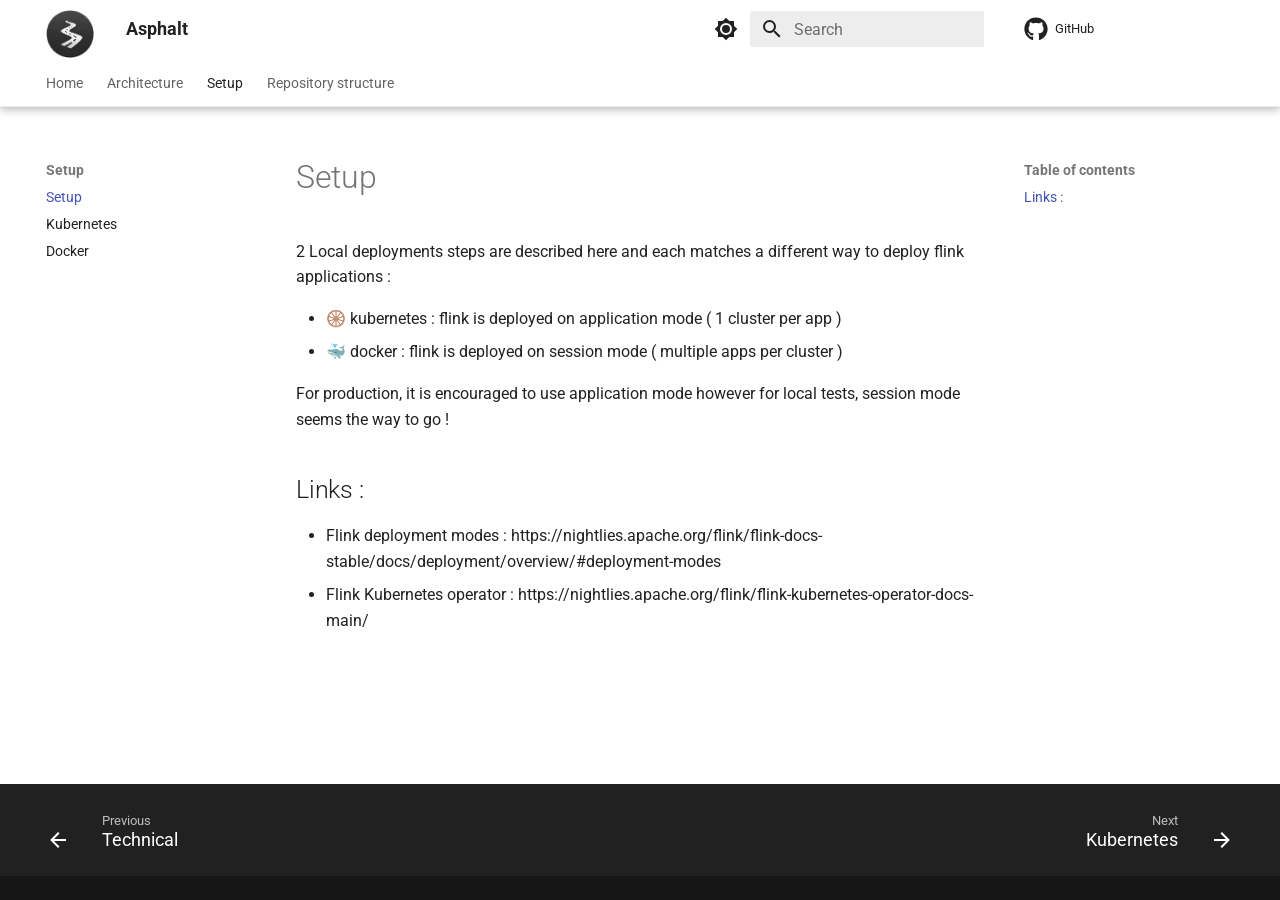
<file: setup/index.html>
<!doctype html>
<html lang="en" class="no-js">
  <head>
    
      <meta charset="utf-8">
      <meta name="viewport" content="width=device-width,initial-scale=1">
      
      
      
      
        <link rel="prev" href="../architecture/technical/">
      
      
        <link rel="next" href="kubernetes/">
      
      
        
      
      
      <link rel="icon" href="../images/favicon.png">
      <meta name="generator" content="mkdocs-1.6.1, mkdocs-material-9.7.6">
    
    
      
        <title>Setup - Asphalt</title>
      
    
    
      <link rel="stylesheet" href="../assets/stylesheets/main.484c7ddc.min.css">
      
        
        <link rel="stylesheet" href="../assets/stylesheets/palette.ab4e12ef.min.css">
      
      


    
    
      
    
    
      
        
        
        <link rel="preconnect" href="https://fonts.gstatic.com" crossorigin>
        <link rel="stylesheet" href="https://fonts.googleapis.com/css?family=Roboto:300,300i,400,400i,700,700i%7CRoboto+Mono:400,400i,700,700i&display=fallback">
        <style>:root{--md-text-font:"Roboto";--md-code-font:"Roboto Mono"}</style>
      
    
    
      <link rel="stylesheet" href="../stylesheets/extra.css">
    
    <script>__md_scope=new URL("..",location),__md_hash=e=>[...e].reduce(((e,_)=>(e<<5)-e+_.charCodeAt(0)),0),__md_get=(e,_=localStorage,t=__md_scope)=>JSON.parse(_.getItem(t.pathname+"."+e)),__md_set=(e,_,t=localStorage,a=__md_scope)=>{try{t.setItem(a.pathname+"."+e,JSON.stringify(_))}catch(e){}}</script>
    
      

    
    
  </head>
  
  
    
    
      
    
    
    
    
    <body dir="ltr" data-md-color-scheme="default" data-md-color-primary="white" data-md-color-accent="indigo">
  
    
    <input class="md-toggle" data-md-toggle="drawer" type="checkbox" id="__drawer" autocomplete="off">
    <input class="md-toggle" data-md-toggle="search" type="checkbox" id="__search" autocomplete="off">
    <label class="md-overlay" for="__drawer"></label>
    <div data-md-component="skip">
      
        
        <a href="#setup" class="md-skip">
          Skip to content
        </a>
      
    </div>
    <div data-md-component="announce">
      
    </div>
    
    
      

  

<header class="md-header md-header--shadow md-header--lifted" data-md-component="header">
  <nav class="md-header__inner md-grid" aria-label="Header">
    <a href=".." title="Asphalt" class="md-header__button md-logo" aria-label="Asphalt" data-md-component="logo">
      
  <img src="../assets/logo.png" alt="logo">

    </a>
    <label class="md-header__button md-icon" for="__drawer">
      
      <svg xmlns="http://www.w3.org/2000/svg" viewBox="0 0 24 24"><path d="M3 6h18v2H3zm0 5h18v2H3zm0 5h18v2H3z"/></svg>
    </label>
    <div class="md-header__title" data-md-component="header-title">
      <div class="md-header__ellipsis">
        <div class="md-header__topic">
          <span class="md-ellipsis">
            Asphalt
          </span>
        </div>
        <div class="md-header__topic" data-md-component="header-topic">
          <span class="md-ellipsis">
            
              Setup
            
          </span>
        </div>
      </div>
    </div>
    
      
        <form class="md-header__option" data-md-component="palette">
  
    
    
    
    <input class="md-option" data-md-color-media="" data-md-color-scheme="default" data-md-color-primary="white" data-md-color-accent="indigo"  aria-label="Switch to dark mode"  type="radio" name="__palette" id="__palette_0">
    
      <label class="md-header__button md-icon" title="Switch to dark mode" for="__palette_1" hidden>
        <svg xmlns="http://www.w3.org/2000/svg" viewBox="0 0 24 24"><path d="M12 8a4 4 0 0 0-4 4 4 4 0 0 0 4 4 4 4 0 0 0 4-4 4 4 0 0 0-4-4m0 10a6 6 0 0 1-6-6 6 6 0 0 1 6-6 6 6 0 0 1 6 6 6 6 0 0 1-6 6m8-9.31V4h-4.69L12 .69 8.69 4H4v4.69L.69 12 4 15.31V20h4.69L12 23.31 15.31 20H20v-4.69L23.31 12z"/></svg>
      </label>
    
  
    
    
    
    <input class="md-option" data-md-color-media="" data-md-color-scheme="slate" data-md-color-primary="black" data-md-color-accent="blue"  aria-label="Switch to light mode"  type="radio" name="__palette" id="__palette_1">
    
      <label class="md-header__button md-icon" title="Switch to light mode" for="__palette_0" hidden>
        <svg xmlns="http://www.w3.org/2000/svg" viewBox="0 0 24 24"><path d="M12 18c-.89 0-1.74-.2-2.5-.55C11.56 16.5 13 14.42 13 12s-1.44-4.5-3.5-5.45C10.26 6.2 11.11 6 12 6a6 6 0 0 1 6 6 6 6 0 0 1-6 6m8-9.31V4h-4.69L12 .69 8.69 4H4v4.69L.69 12 4 15.31V20h4.69L12 23.31 15.31 20H20v-4.69L23.31 12z"/></svg>
      </label>
    
  
</form>
      
    
    
      <script>var palette=__md_get("__palette");if(palette&&palette.color){if("(prefers-color-scheme)"===palette.color.media){var media=matchMedia("(prefers-color-scheme: light)"),input=document.querySelector(media.matches?"[data-md-color-media='(prefers-color-scheme: light)']":"[data-md-color-media='(prefers-color-scheme: dark)']");palette.color.media=input.getAttribute("data-md-color-media"),palette.color.scheme=input.getAttribute("data-md-color-scheme"),palette.color.primary=input.getAttribute("data-md-color-primary"),palette.color.accent=input.getAttribute("data-md-color-accent")}for(var[key,value]of Object.entries(palette.color))document.body.setAttribute("data-md-color-"+key,value)}</script>
    
    
    
      
      
        <label class="md-header__button md-icon" for="__search">
          
          <svg xmlns="http://www.w3.org/2000/svg" viewBox="0 0 24 24"><path d="M9.5 3A6.5 6.5 0 0 1 16 9.5c0 1.61-.59 3.09-1.56 4.23l.27.27h.79l5 5-1.5 1.5-5-5v-.79l-.27-.27A6.52 6.52 0 0 1 9.5 16 6.5 6.5 0 0 1 3 9.5 6.5 6.5 0 0 1 9.5 3m0 2C7 5 5 7 5 9.5S7 14 9.5 14 14 12 14 9.5 12 5 9.5 5"/></svg>
        </label>
        <div class="md-search" data-md-component="search" role="dialog">
  <label class="md-search__overlay" for="__search"></label>
  <div class="md-search__inner" role="search">
    <form class="md-search__form" name="search">
      <input type="text" class="md-search__input" name="query" aria-label="Search" placeholder="Search" autocapitalize="off" autocorrect="off" autocomplete="off" spellcheck="false" data-md-component="search-query" required>
      <label class="md-search__icon md-icon" for="__search">
        
        <svg xmlns="http://www.w3.org/2000/svg" viewBox="0 0 24 24"><path d="M9.5 3A6.5 6.5 0 0 1 16 9.5c0 1.61-.59 3.09-1.56 4.23l.27.27h.79l5 5-1.5 1.5-5-5v-.79l-.27-.27A6.52 6.52 0 0 1 9.5 16 6.5 6.5 0 0 1 3 9.5 6.5 6.5 0 0 1 9.5 3m0 2C7 5 5 7 5 9.5S7 14 9.5 14 14 12 14 9.5 12 5 9.5 5"/></svg>
        
        <svg xmlns="http://www.w3.org/2000/svg" viewBox="0 0 24 24"><path d="M20 11v2H8l5.5 5.5-1.42 1.42L4.16 12l7.92-7.92L13.5 5.5 8 11z"/></svg>
      </label>
      <nav class="md-search__options" aria-label="Search">
        
        <button type="reset" class="md-search__icon md-icon" title="Clear" aria-label="Clear" tabindex="-1">
          
          <svg xmlns="http://www.w3.org/2000/svg" viewBox="0 0 24 24"><path d="M19 6.41 17.59 5 12 10.59 6.41 5 5 6.41 10.59 12 5 17.59 6.41 19 12 13.41 17.59 19 19 17.59 13.41 12z"/></svg>
        </button>
      </nav>
      
    </form>
    <div class="md-search__output">
      <div class="md-search__scrollwrap" tabindex="0" data-md-scrollfix>
        <div class="md-search-result" data-md-component="search-result">
          <div class="md-search-result__meta">
            Initializing search
          </div>
          <ol class="md-search-result__list" role="presentation"></ol>
        </div>
      </div>
    </div>
  </div>
</div>
      
    
    
      <div class="md-header__source">
        <a href="https://github.com/markov-ngz/Asphalt" title="Go to repository" class="md-source" data-md-component="source">
  <div class="md-source__icon md-icon">
    
    <svg xmlns="http://www.w3.org/2000/svg" viewBox="0 0 512 512"><!--! Font Awesome Free 7.1.0 by @fontawesome - https://fontawesome.com License - https://fontawesome.com/license/free (Icons: CC BY 4.0, Fonts: SIL OFL 1.1, Code: MIT License) Copyright 2025 Fonticons, Inc.--><path d="M173.9 397.4c0 2-2.3 3.6-5.2 3.6-3.3.3-5.6-1.3-5.6-3.6 0-2 2.3-3.6 5.2-3.6 3-.3 5.6 1.3 5.6 3.6m-31.1-4.5c-.7 2 1.3 4.3 4.3 4.9 2.6 1 5.6 0 6.2-2s-1.3-4.3-4.3-5.2c-2.6-.7-5.5.3-6.2 2.3m44.2-1.7c-2.9.7-4.9 2.6-4.6 4.9.3 2 2.9 3.3 5.9 2.6 2.9-.7 4.9-2.6 4.6-4.6-.3-1.9-3-3.2-5.9-2.9M252.8 8C114.1 8 8 113.3 8 252c0 110.9 69.8 205.8 169.5 239.2 12.8 2.3 17.3-5.6 17.3-12.1 0-6.2-.3-40.4-.3-61.4 0 0-70 15-84.7-29.8 0 0-11.4-29.1-27.8-36.6 0 0-22.9-15.7 1.6-15.4 0 0 24.9 2 38.6 25.8 21.9 38.6 58.6 27.5 72.9 20.9 2.3-16 8.8-27.1 16-33.7-55.9-6.2-112.3-14.3-112.3-110.5 0-27.5 7.6-41.3 23.6-58.9-2.6-6.5-11.1-33.3 2.6-67.9 20.9-6.5 69 27 69 27 20-5.6 41.5-8.5 62.8-8.5s42.8 2.9 62.8 8.5c0 0 48.1-33.6 69-27 13.7 34.7 5.2 61.4 2.6 67.9 16 17.7 25.8 31.5 25.8 58.9 0 96.5-58.9 104.2-114.8 110.5 9.2 7.9 17 22.9 17 46.4 0 33.7-.3 75.4-.3 83.6 0 6.5 4.6 14.4 17.3 12.1C436.2 457.8 504 362.9 504 252 504 113.3 391.5 8 252.8 8M105.2 352.9c-1.3 1-1 3.3.7 5.2 1.6 1.6 3.9 2.3 5.2 1 1.3-1 1-3.3-.7-5.2-1.6-1.6-3.9-2.3-5.2-1m-10.8-8.1c-.7 1.3.3 2.9 2.3 3.9 1.6 1 3.6.7 4.3-.7.7-1.3-.3-2.9-2.3-3.9-2-.6-3.6-.3-4.3.7m32.4 35.6c-1.6 1.3-1 4.3 1.3 6.2 2.3 2.3 5.2 2.6 6.5 1 1.3-1.3.7-4.3-1.3-6.2-2.2-2.3-5.2-2.6-6.5-1m-11.4-14.7c-1.6 1-1.6 3.6 0 5.9s4.3 3.3 5.6 2.3c1.6-1.3 1.6-3.9 0-6.2-1.4-2.3-4-3.3-5.6-2"/></svg>
  </div>
  <div class="md-source__repository">
    GitHub
  </div>
</a>
      </div>
    
  </nav>
  
    
      
<nav class="md-tabs" aria-label="Tabs" data-md-component="tabs">
  <div class="md-grid">
    <ul class="md-tabs__list">
      
        
  
  
  
  
    <li class="md-tabs__item">
      <a href=".." class="md-tabs__link">
        
  
  
    
  
  Home

      </a>
    </li>
  

      
        
  
  
  
  
    
    
      <li class="md-tabs__item">
        <a href="../architecture/" class="md-tabs__link">
          
  
  
  Architecture

        </a>
      </li>
    
  

      
        
  
  
  
    
  
  
    
    
      <li class="md-tabs__item md-tabs__item--active">
        <a href="./" class="md-tabs__link">
          
  
  
  Setup

        </a>
      </li>
    
  

      
        
  
  
  
  
    <li class="md-tabs__item">
      <a href="../repository_structure/" class="md-tabs__link">
        
  
  
    
  
  Repository structure

      </a>
    </li>
  

      
    </ul>
  </div>
</nav>
    
  
</header>
    
    <div class="md-container" data-md-component="container">
      
      
        
      
      <main class="md-main" data-md-component="main">
        <div class="md-main__inner md-grid">
          
            
              
              <div class="md-sidebar md-sidebar--primary" data-md-component="sidebar" data-md-type="navigation" >
                <div class="md-sidebar__scrollwrap">
                  <div class="md-sidebar__inner">
                    


  


<nav class="md-nav md-nav--primary md-nav--lifted" aria-label="Navigation" data-md-level="0">
  <label class="md-nav__title" for="__drawer">
    <a href=".." title="Asphalt" class="md-nav__button md-logo" aria-label="Asphalt" data-md-component="logo">
      
  <img src="../assets/logo.png" alt="logo">

    </a>
    Asphalt
  </label>
  
    <div class="md-nav__source">
      <a href="https://github.com/markov-ngz/Asphalt" title="Go to repository" class="md-source" data-md-component="source">
  <div class="md-source__icon md-icon">
    
    <svg xmlns="http://www.w3.org/2000/svg" viewBox="0 0 512 512"><!--! Font Awesome Free 7.1.0 by @fontawesome - https://fontawesome.com License - https://fontawesome.com/license/free (Icons: CC BY 4.0, Fonts: SIL OFL 1.1, Code: MIT License) Copyright 2025 Fonticons, Inc.--><path d="M173.9 397.4c0 2-2.3 3.6-5.2 3.6-3.3.3-5.6-1.3-5.6-3.6 0-2 2.3-3.6 5.2-3.6 3-.3 5.6 1.3 5.6 3.6m-31.1-4.5c-.7 2 1.3 4.3 4.3 4.9 2.6 1 5.6 0 6.2-2s-1.3-4.3-4.3-5.2c-2.6-.7-5.5.3-6.2 2.3m44.2-1.7c-2.9.7-4.9 2.6-4.6 4.9.3 2 2.9 3.3 5.9 2.6 2.9-.7 4.9-2.6 4.6-4.6-.3-1.9-3-3.2-5.9-2.9M252.8 8C114.1 8 8 113.3 8 252c0 110.9 69.8 205.8 169.5 239.2 12.8 2.3 17.3-5.6 17.3-12.1 0-6.2-.3-40.4-.3-61.4 0 0-70 15-84.7-29.8 0 0-11.4-29.1-27.8-36.6 0 0-22.9-15.7 1.6-15.4 0 0 24.9 2 38.6 25.8 21.9 38.6 58.6 27.5 72.9 20.9 2.3-16 8.8-27.1 16-33.7-55.9-6.2-112.3-14.3-112.3-110.5 0-27.5 7.6-41.3 23.6-58.9-2.6-6.5-11.1-33.3 2.6-67.9 20.9-6.5 69 27 69 27 20-5.6 41.5-8.5 62.8-8.5s42.8 2.9 62.8 8.5c0 0 48.1-33.6 69-27 13.7 34.7 5.2 61.4 2.6 67.9 16 17.7 25.8 31.5 25.8 58.9 0 96.5-58.9 104.2-114.8 110.5 9.2 7.9 17 22.9 17 46.4 0 33.7-.3 75.4-.3 83.6 0 6.5 4.6 14.4 17.3 12.1C436.2 457.8 504 362.9 504 252 504 113.3 391.5 8 252.8 8M105.2 352.9c-1.3 1-1 3.3.7 5.2 1.6 1.6 3.9 2.3 5.2 1 1.3-1 1-3.3-.7-5.2-1.6-1.6-3.9-2.3-5.2-1m-10.8-8.1c-.7 1.3.3 2.9 2.3 3.9 1.6 1 3.6.7 4.3-.7.7-1.3-.3-2.9-2.3-3.9-2-.6-3.6-.3-4.3.7m32.4 35.6c-1.6 1.3-1 4.3 1.3 6.2 2.3 2.3 5.2 2.6 6.5 1 1.3-1.3.7-4.3-1.3-6.2-2.2-2.3-5.2-2.6-6.5-1m-11.4-14.7c-1.6 1-1.6 3.6 0 5.9s4.3 3.3 5.6 2.3c1.6-1.3 1.6-3.9 0-6.2-1.4-2.3-4-3.3-5.6-2"/></svg>
  </div>
  <div class="md-source__repository">
    GitHub
  </div>
</a>
    </div>
  
  <ul class="md-nav__list" data-md-scrollfix>
    
      
      
  
  
  
  
    <li class="md-nav__item">
      <a href=".." class="md-nav__link">
        
  
  
  <span class="md-ellipsis">
    
  
    Home
  

    
  </span>
  
  

      </a>
    </li>
  

    
      
      
  
  
  
  
    
    
    
    
      
      
        
      
    
    
    <li class="md-nav__item md-nav__item--nested">
      
        
        
        <input class="md-nav__toggle md-toggle " type="checkbox" id="__nav_2" >
        
          
          <label class="md-nav__link" for="__nav_2" id="__nav_2_label" tabindex="0">
            
  
  
  <span class="md-ellipsis">
    
  
    Architecture
  

    
  </span>
  
  

            <span class="md-nav__icon md-icon"></span>
          </label>
        
        <nav class="md-nav" data-md-level="1" aria-labelledby="__nav_2_label" aria-expanded="false">
          <label class="md-nav__title" for="__nav_2">
            <span class="md-nav__icon md-icon"></span>
            
  
    Architecture
  

          </label>
          <ul class="md-nav__list" data-md-scrollfix>
            
              
                
  
  
  
  
    <li class="md-nav__item">
      <a href="../architecture/" class="md-nav__link">
        
  
  
  <span class="md-ellipsis">
    
  
    Architecture
  

    
  </span>
  
  

      </a>
    </li>
  

              
            
              
                
  
  
  
  
    <li class="md-nav__item">
      <a href="../architecture/domain/" class="md-nav__link">
        
  
  
  <span class="md-ellipsis">
    
  
    Business
  

    
  </span>
  
  

      </a>
    </li>
  

              
            
              
                
  
  
  
  
    <li class="md-nav__item">
      <a href="../architecture/data/" class="md-nav__link">
        
  
  
  <span class="md-ellipsis">
    
  
    Data
  

    
  </span>
  
  

      </a>
    </li>
  

              
            
              
                
  
  
  
  
    <li class="md-nav__item">
      <a href="../architecture/applicative/" class="md-nav__link">
        
  
  
  <span class="md-ellipsis">
    
  
    Applicative
  

    
  </span>
  
  

      </a>
    </li>
  

              
            
              
                
  
  
  
  
    <li class="md-nav__item">
      <a href="../architecture/technical/" class="md-nav__link">
        
  
  
  <span class="md-ellipsis">
    
  
    Technical
  

    
  </span>
  
  

      </a>
    </li>
  

              
            
          </ul>
        </nav>
      
    </li>
  

    
      
      
  
  
    
  
  
  
    
    
    
    
      
        
        
      
      
        
      
    
    
    <li class="md-nav__item md-nav__item--active md-nav__item--section md-nav__item--nested">
      
        
        
        <input class="md-nav__toggle md-toggle " type="checkbox" id="__nav_3" checked>
        
          
          <label class="md-nav__link" for="__nav_3" id="__nav_3_label" tabindex="">
            
  
  
  <span class="md-ellipsis">
    
  
    Setup
  

    
  </span>
  
  

            <span class="md-nav__icon md-icon"></span>
          </label>
        
        <nav class="md-nav" data-md-level="1" aria-labelledby="__nav_3_label" aria-expanded="true">
          <label class="md-nav__title" for="__nav_3">
            <span class="md-nav__icon md-icon"></span>
            
  
    Setup
  

          </label>
          <ul class="md-nav__list" data-md-scrollfix>
            
              
                
  
  
    
  
  
  
    <li class="md-nav__item md-nav__item--active">
      
      <input class="md-nav__toggle md-toggle" type="checkbox" id="__toc">
      
      
        
      
      
        <label class="md-nav__link md-nav__link--active" for="__toc">
          
  
  
  <span class="md-ellipsis">
    
  
    Setup
  

    
  </span>
  
  

          <span class="md-nav__icon md-icon"></span>
        </label>
      
      <a href="./" class="md-nav__link md-nav__link--active">
        
  
  
  <span class="md-ellipsis">
    
  
    Setup
  

    
  </span>
  
  

      </a>
      
        

<nav class="md-nav md-nav--secondary" aria-label="Table of contents">
  
  
  
    
  
  
    <label class="md-nav__title" for="__toc">
      <span class="md-nav__icon md-icon"></span>
      Table of contents
    </label>
    <ul class="md-nav__list" data-md-component="toc" data-md-scrollfix>
      
        <li class="md-nav__item">
  <a href="#links" class="md-nav__link">
    <span class="md-ellipsis">
      
        Links :
      
    </span>
  </a>
  
</li>
      
    </ul>
  
</nav>
      
    </li>
  

              
            
              
                
  
  
  
  
    <li class="md-nav__item">
      <a href="kubernetes/" class="md-nav__link">
        
  
  
  <span class="md-ellipsis">
    
  
    Kubernetes
  

    
  </span>
  
  

      </a>
    </li>
  

              
            
              
                
  
  
  
  
    <li class="md-nav__item">
      <a href="docker/" class="md-nav__link">
        
  
  
  <span class="md-ellipsis">
    
  
    Docker
  

    
  </span>
  
  

      </a>
    </li>
  

              
            
          </ul>
        </nav>
      
    </li>
  

    
      
      
  
  
  
  
    <li class="md-nav__item">
      <a href="../repository_structure/" class="md-nav__link">
        
  
  
  <span class="md-ellipsis">
    
  
    Repository structure
  

    
  </span>
  
  

      </a>
    </li>
  

    
  </ul>
</nav>
                  </div>
                </div>
              </div>
            
            
              
              <div class="md-sidebar md-sidebar--secondary" data-md-component="sidebar" data-md-type="toc" >
                <div class="md-sidebar__scrollwrap">
                  <div class="md-sidebar__inner">
                    

<nav class="md-nav md-nav--secondary" aria-label="Table of contents">
  
  
  
    
  
  
    <label class="md-nav__title" for="__toc">
      <span class="md-nav__icon md-icon"></span>
      Table of contents
    </label>
    <ul class="md-nav__list" data-md-component="toc" data-md-scrollfix>
      
        <li class="md-nav__item">
  <a href="#links" class="md-nav__link">
    <span class="md-ellipsis">
      
        Links :
      
    </span>
  </a>
  
</li>
      
    </ul>
  
</nav>
                  </div>
                </div>
              </div>
            
          
          
            <div class="md-content" data-md-component="content">
              
              <article class="md-content__inner md-typeset">
                
                  


  
  


<h1 id="setup">Setup</h1>
<p>2 Local deployments steps are described here and each matches a different way to deploy flink applications :</p>
<ul>
<li>🛞 kubernetes : flink is deployed on application mode ( 1 cluster per app )</li>
<li>🐳 docker : flink is deployed on session mode ( multiple apps per cluster )</li>
</ul>
<p>For production, it is encouraged to use application mode however for local tests, session mode seems the way to go ! </p>
<h2 id="links">Links :</h2>
<ul>
<li>Flink deployment modes : https://nightlies.apache.org/flink/flink-docs-stable/docs/deployment/overview/#deployment-modes</li>
<li>Flink Kubernetes operator : https://nightlies.apache.org/flink/flink-kubernetes-operator-docs-main/</li>
</ul>












                
              </article>
            </div>
          
          
<script>var target=document.getElementById(location.hash.slice(1));target&&target.name&&(target.checked=target.name.startsWith("__tabbed_"))</script>
        </div>
        
      </main>
      
        <footer class="md-footer">
  
    
      
      <nav class="md-footer__inner md-grid" aria-label="Footer" >
        
          
          <a href="../architecture/technical/" class="md-footer__link md-footer__link--prev" aria-label="Previous: Technical">
            <div class="md-footer__button md-icon">
              
              <svg xmlns="http://www.w3.org/2000/svg" viewBox="0 0 24 24"><path d="M20 11v2H8l5.5 5.5-1.42 1.42L4.16 12l7.92-7.92L13.5 5.5 8 11z"/></svg>
            </div>
            <div class="md-footer__title">
              <span class="md-footer__direction">
                Previous
              </span>
              <div class="md-ellipsis">
                Technical
              </div>
            </div>
          </a>
        
        
          
          <a href="kubernetes/" class="md-footer__link md-footer__link--next" aria-label="Next: Kubernetes">
            <div class="md-footer__title">
              <span class="md-footer__direction">
                Next
              </span>
              <div class="md-ellipsis">
                Kubernetes
              </div>
            </div>
            <div class="md-footer__button md-icon">
              
              <svg xmlns="http://www.w3.org/2000/svg" viewBox="0 0 24 24"><path d="M4 11v2h12l-5.5 5.5 1.42 1.42L19.84 12l-7.92-7.92L10.5 5.5 16 11z"/></svg>
            </div>
          </a>
        
      </nav>
    
  
  <div class="md-footer-meta md-typeset">
    <div class="md-footer-meta__inner md-grid">
      <div class="md-copyright">
  
  
</div>
      
    </div>
  </div>
</footer>
      
    </div>
    <div class="md-dialog" data-md-component="dialog">
      <div class="md-dialog__inner md-typeset"></div>
    </div>
    
      <div class="md-progress" data-md-component="progress" role="progressbar"></div>
    
    
    
      
      
      <script id="__config" type="application/json">{"annotate": null, "base": "..", "features": ["navigation.tabs", "navigation.sections", "navigation.tabs.sticky", "content.code.copy", "navigation.footer", "navigation.instant", "navigation.instant.progress"], "search": "../assets/javascripts/workers/search.2c215733.min.js", "tags": null, "translations": {"clipboard.copied": "Copied to clipboard", "clipboard.copy": "Copy to clipboard", "search.result.more.one": "1 more on this page", "search.result.more.other": "# more on this page", "search.result.none": "No matching documents", "search.result.one": "1 matching document", "search.result.other": "# matching documents", "search.result.placeholder": "Type to start searching", "search.result.term.missing": "Missing", "select.version": "Select version"}, "version": null}</script>
    
    
      <script src="../assets/javascripts/bundle.79ae519e.min.js"></script>
      
    
  </body>
</html>
</file>
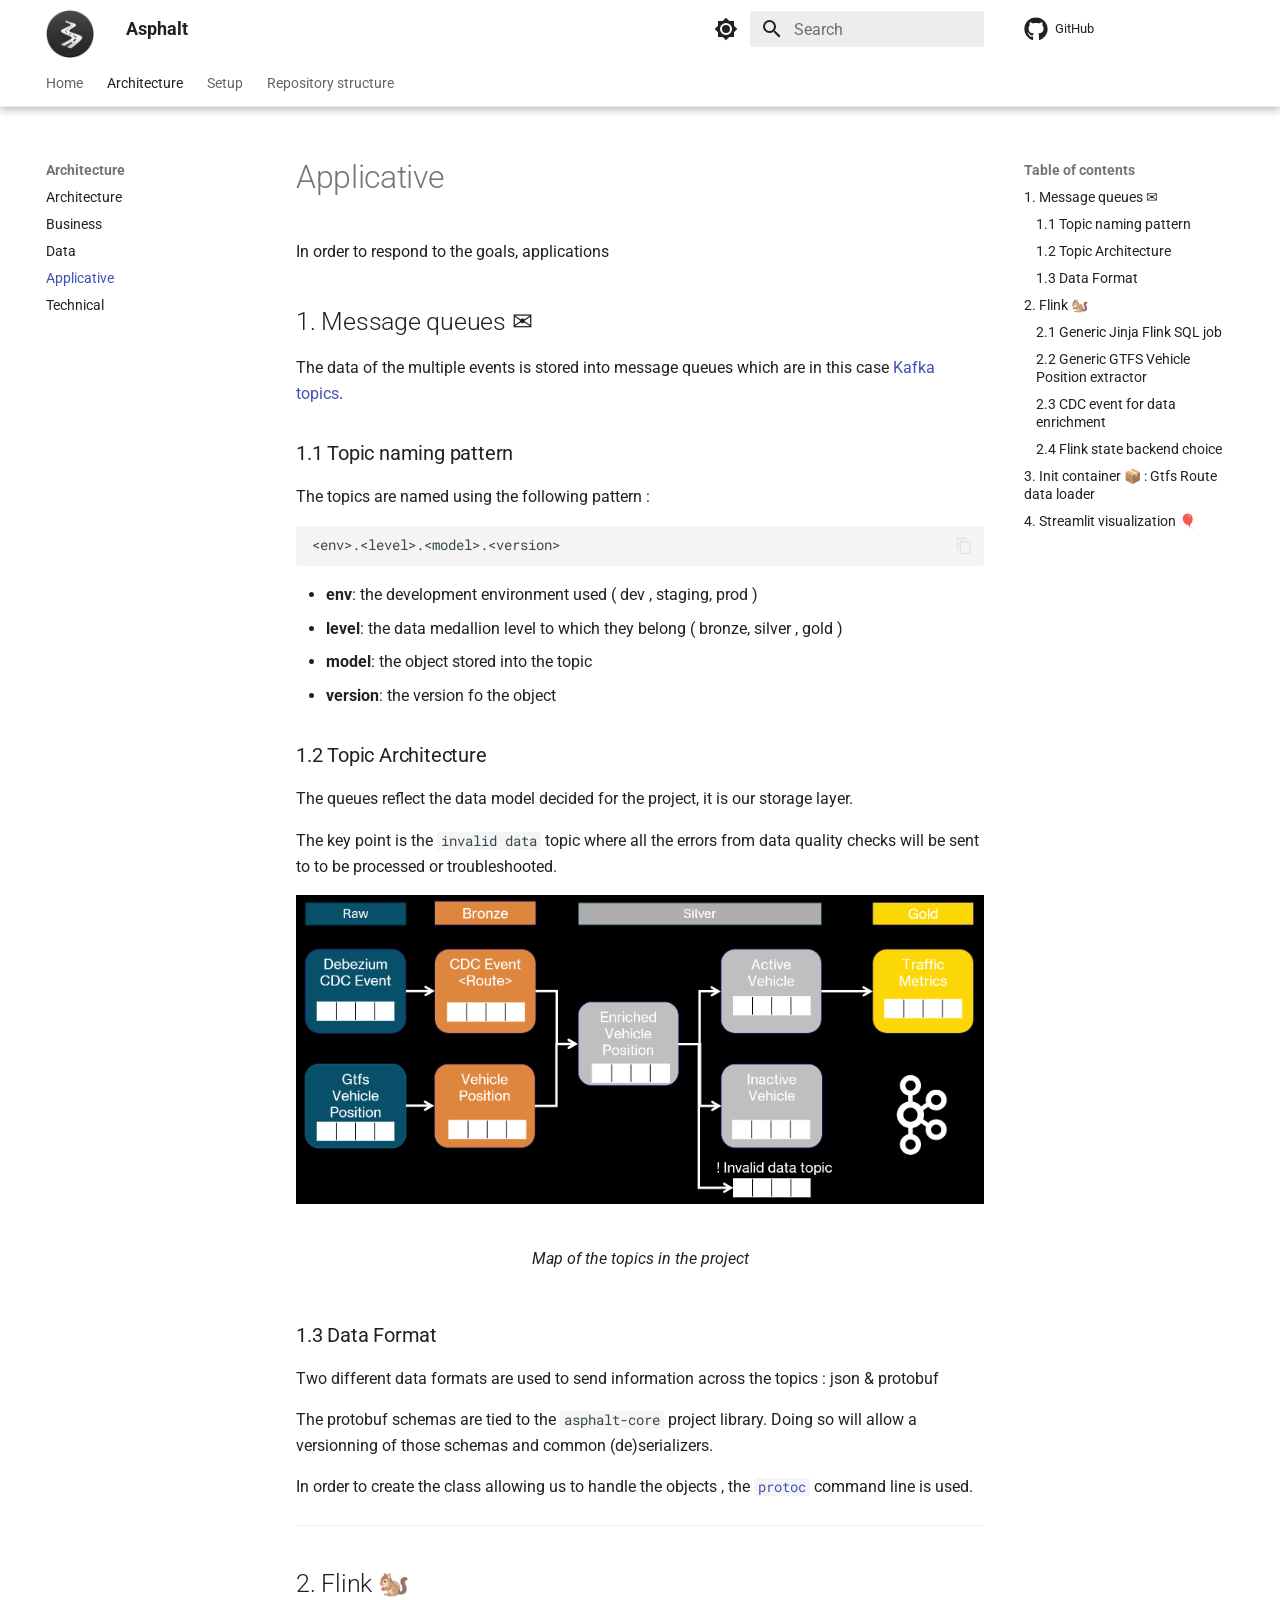
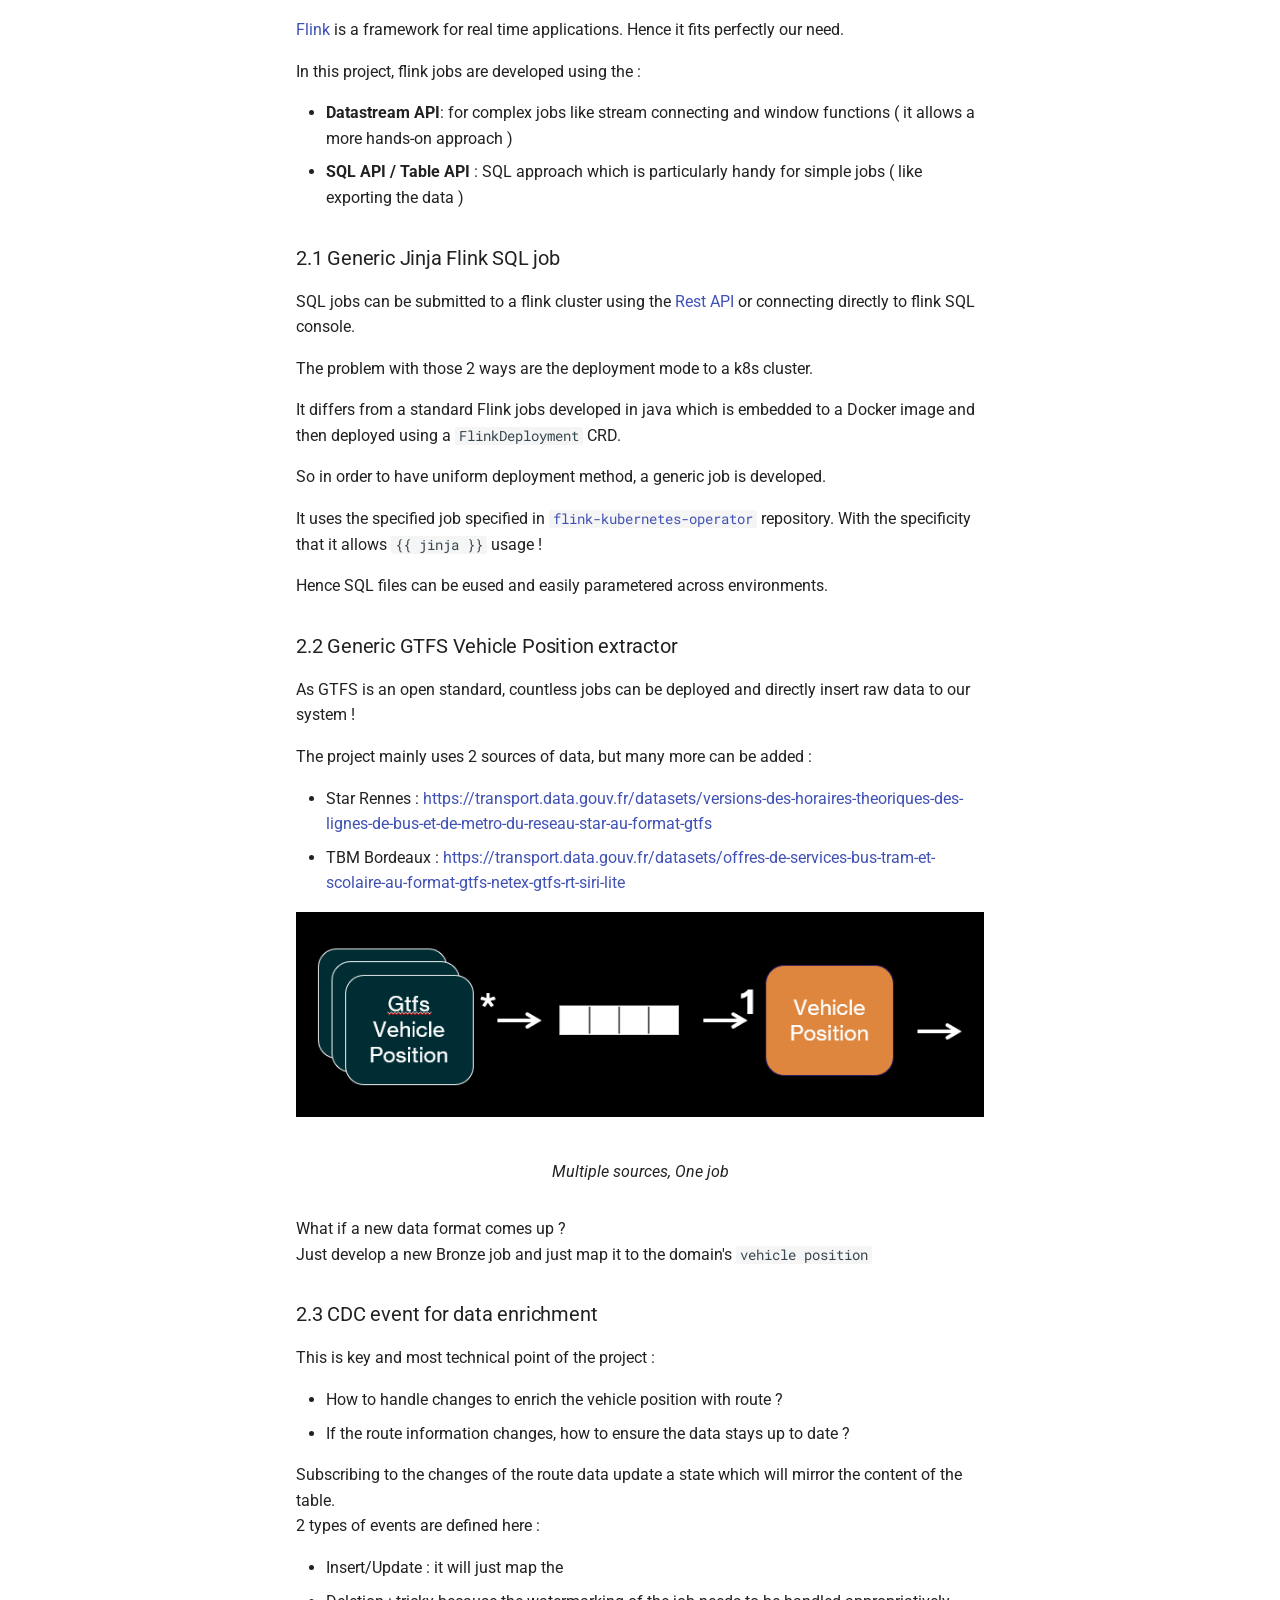
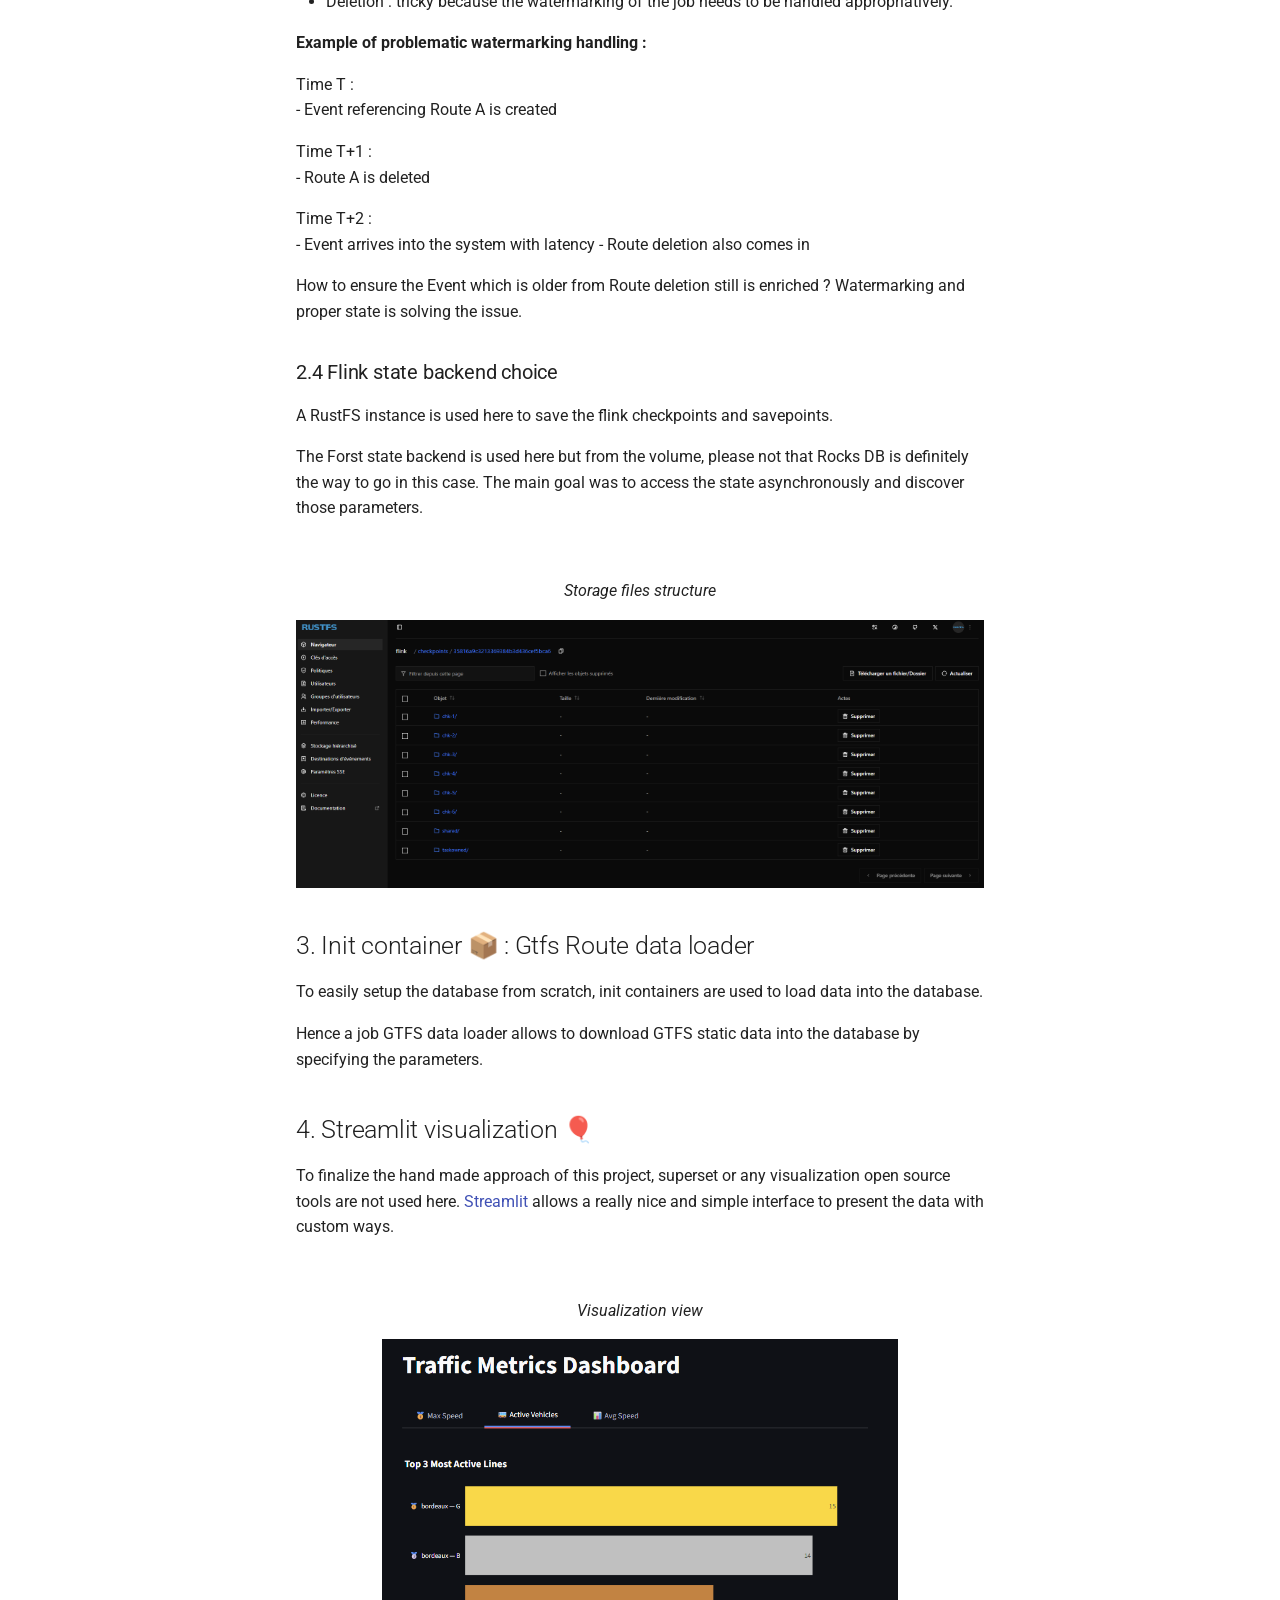
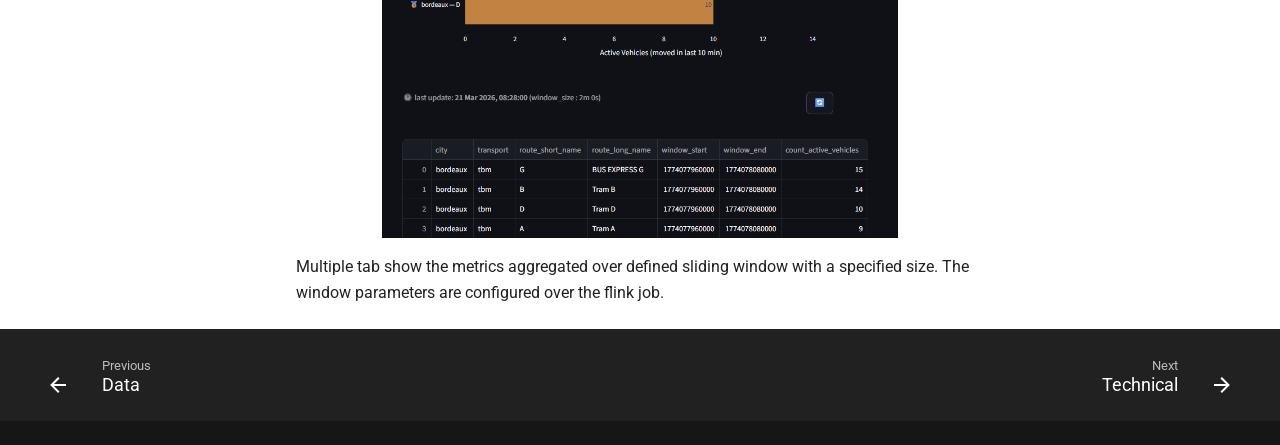
<file: architecture/applicative/index.html>
<!doctype html>
<html lang="en" class="no-js">
  <head>
    
      <meta charset="utf-8">
      <meta name="viewport" content="width=device-width,initial-scale=1">
      
      
      
      
        <link rel="prev" href="../data/">
      
      
        <link rel="next" href="../technical/">
      
      
        
      
      
      <link rel="icon" href="../../images/favicon.png">
      <meta name="generator" content="mkdocs-1.6.1, mkdocs-material-9.7.6">
    
    
      
        <title>Applicative - Asphalt</title>
      
    
    
      <link rel="stylesheet" href="../../assets/stylesheets/main.484c7ddc.min.css">
      
        
        <link rel="stylesheet" href="../../assets/stylesheets/palette.ab4e12ef.min.css">
      
      


    
    
      
    
    
      
        
        
        <link rel="preconnect" href="https://fonts.gstatic.com" crossorigin>
        <link rel="stylesheet" href="https://fonts.googleapis.com/css?family=Roboto:300,300i,400,400i,700,700i%7CRoboto+Mono:400,400i,700,700i&display=fallback">
        <style>:root{--md-text-font:"Roboto";--md-code-font:"Roboto Mono"}</style>
      
    
    
      <link rel="stylesheet" href="../../stylesheets/extra.css">
    
    <script>__md_scope=new URL("../..",location),__md_hash=e=>[...e].reduce(((e,_)=>(e<<5)-e+_.charCodeAt(0)),0),__md_get=(e,_=localStorage,t=__md_scope)=>JSON.parse(_.getItem(t.pathname+"."+e)),__md_set=(e,_,t=localStorage,a=__md_scope)=>{try{t.setItem(a.pathname+"."+e,JSON.stringify(_))}catch(e){}}</script>
    
      

    
    
  </head>
  
  
    
    
      
    
    
    
    
    <body dir="ltr" data-md-color-scheme="default" data-md-color-primary="white" data-md-color-accent="indigo">
  
    
    <input class="md-toggle" data-md-toggle="drawer" type="checkbox" id="__drawer" autocomplete="off">
    <input class="md-toggle" data-md-toggle="search" type="checkbox" id="__search" autocomplete="off">
    <label class="md-overlay" for="__drawer"></label>
    <div data-md-component="skip">
      
        
        <a href="#applicative" class="md-skip">
          Skip to content
        </a>
      
    </div>
    <div data-md-component="announce">
      
    </div>
    
    
      

  

<header class="md-header md-header--shadow md-header--lifted" data-md-component="header">
  <nav class="md-header__inner md-grid" aria-label="Header">
    <a href="../.." title="Asphalt" class="md-header__button md-logo" aria-label="Asphalt" data-md-component="logo">
      
  <img src="../../assets/logo.png" alt="logo">

    </a>
    <label class="md-header__button md-icon" for="__drawer">
      
      <svg xmlns="http://www.w3.org/2000/svg" viewBox="0 0 24 24"><path d="M3 6h18v2H3zm0 5h18v2H3zm0 5h18v2H3z"/></svg>
    </label>
    <div class="md-header__title" data-md-component="header-title">
      <div class="md-header__ellipsis">
        <div class="md-header__topic">
          <span class="md-ellipsis">
            Asphalt
          </span>
        </div>
        <div class="md-header__topic" data-md-component="header-topic">
          <span class="md-ellipsis">
            
              Applicative
            
          </span>
        </div>
      </div>
    </div>
    
      
        <form class="md-header__option" data-md-component="palette">
  
    
    
    
    <input class="md-option" data-md-color-media="" data-md-color-scheme="default" data-md-color-primary="white" data-md-color-accent="indigo"  aria-label="Switch to dark mode"  type="radio" name="__palette" id="__palette_0">
    
      <label class="md-header__button md-icon" title="Switch to dark mode" for="__palette_1" hidden>
        <svg xmlns="http://www.w3.org/2000/svg" viewBox="0 0 24 24"><path d="M12 8a4 4 0 0 0-4 4 4 4 0 0 0 4 4 4 4 0 0 0 4-4 4 4 0 0 0-4-4m0 10a6 6 0 0 1-6-6 6 6 0 0 1 6-6 6 6 0 0 1 6 6 6 6 0 0 1-6 6m8-9.31V4h-4.69L12 .69 8.69 4H4v4.69L.69 12 4 15.31V20h4.69L12 23.31 15.31 20H20v-4.69L23.31 12z"/></svg>
      </label>
    
  
    
    
    
    <input class="md-option" data-md-color-media="" data-md-color-scheme="slate" data-md-color-primary="black" data-md-color-accent="blue"  aria-label="Switch to light mode"  type="radio" name="__palette" id="__palette_1">
    
      <label class="md-header__button md-icon" title="Switch to light mode" for="__palette_0" hidden>
        <svg xmlns="http://www.w3.org/2000/svg" viewBox="0 0 24 24"><path d="M12 18c-.89 0-1.74-.2-2.5-.55C11.56 16.5 13 14.42 13 12s-1.44-4.5-3.5-5.45C10.26 6.2 11.11 6 12 6a6 6 0 0 1 6 6 6 6 0 0 1-6 6m8-9.31V4h-4.69L12 .69 8.69 4H4v4.69L.69 12 4 15.31V20h4.69L12 23.31 15.31 20H20v-4.69L23.31 12z"/></svg>
      </label>
    
  
</form>
      
    
    
      <script>var palette=__md_get("__palette");if(palette&&palette.color){if("(prefers-color-scheme)"===palette.color.media){var media=matchMedia("(prefers-color-scheme: light)"),input=document.querySelector(media.matches?"[data-md-color-media='(prefers-color-scheme: light)']":"[data-md-color-media='(prefers-color-scheme: dark)']");palette.color.media=input.getAttribute("data-md-color-media"),palette.color.scheme=input.getAttribute("data-md-color-scheme"),palette.color.primary=input.getAttribute("data-md-color-primary"),palette.color.accent=input.getAttribute("data-md-color-accent")}for(var[key,value]of Object.entries(palette.color))document.body.setAttribute("data-md-color-"+key,value)}</script>
    
    
    
      
      
        <label class="md-header__button md-icon" for="__search">
          
          <svg xmlns="http://www.w3.org/2000/svg" viewBox="0 0 24 24"><path d="M9.5 3A6.5 6.5 0 0 1 16 9.5c0 1.61-.59 3.09-1.56 4.23l.27.27h.79l5 5-1.5 1.5-5-5v-.79l-.27-.27A6.52 6.52 0 0 1 9.5 16 6.5 6.5 0 0 1 3 9.5 6.5 6.5 0 0 1 9.5 3m0 2C7 5 5 7 5 9.5S7 14 9.5 14 14 12 14 9.5 12 5 9.5 5"/></svg>
        </label>
        <div class="md-search" data-md-component="search" role="dialog">
  <label class="md-search__overlay" for="__search"></label>
  <div class="md-search__inner" role="search">
    <form class="md-search__form" name="search">
      <input type="text" class="md-search__input" name="query" aria-label="Search" placeholder="Search" autocapitalize="off" autocorrect="off" autocomplete="off" spellcheck="false" data-md-component="search-query" required>
      <label class="md-search__icon md-icon" for="__search">
        
        <svg xmlns="http://www.w3.org/2000/svg" viewBox="0 0 24 24"><path d="M9.5 3A6.5 6.5 0 0 1 16 9.5c0 1.61-.59 3.09-1.56 4.23l.27.27h.79l5 5-1.5 1.5-5-5v-.79l-.27-.27A6.52 6.52 0 0 1 9.5 16 6.5 6.5 0 0 1 3 9.5 6.5 6.5 0 0 1 9.5 3m0 2C7 5 5 7 5 9.5S7 14 9.5 14 14 12 14 9.5 12 5 9.5 5"/></svg>
        
        <svg xmlns="http://www.w3.org/2000/svg" viewBox="0 0 24 24"><path d="M20 11v2H8l5.5 5.5-1.42 1.42L4.16 12l7.92-7.92L13.5 5.5 8 11z"/></svg>
      </label>
      <nav class="md-search__options" aria-label="Search">
        
        <button type="reset" class="md-search__icon md-icon" title="Clear" aria-label="Clear" tabindex="-1">
          
          <svg xmlns="http://www.w3.org/2000/svg" viewBox="0 0 24 24"><path d="M19 6.41 17.59 5 12 10.59 6.41 5 5 6.41 10.59 12 5 17.59 6.41 19 12 13.41 17.59 19 19 17.59 13.41 12z"/></svg>
        </button>
      </nav>
      
    </form>
    <div class="md-search__output">
      <div class="md-search__scrollwrap" tabindex="0" data-md-scrollfix>
        <div class="md-search-result" data-md-component="search-result">
          <div class="md-search-result__meta">
            Initializing search
          </div>
          <ol class="md-search-result__list" role="presentation"></ol>
        </div>
      </div>
    </div>
  </div>
</div>
      
    
    
      <div class="md-header__source">
        <a href="https://github.com/markov-ngz/Asphalt" title="Go to repository" class="md-source" data-md-component="source">
  <div class="md-source__icon md-icon">
    
    <svg xmlns="http://www.w3.org/2000/svg" viewBox="0 0 512 512"><!--! Font Awesome Free 7.1.0 by @fontawesome - https://fontawesome.com License - https://fontawesome.com/license/free (Icons: CC BY 4.0, Fonts: SIL OFL 1.1, Code: MIT License) Copyright 2025 Fonticons, Inc.--><path d="M173.9 397.4c0 2-2.3 3.6-5.2 3.6-3.3.3-5.6-1.3-5.6-3.6 0-2 2.3-3.6 5.2-3.6 3-.3 5.6 1.3 5.6 3.6m-31.1-4.5c-.7 2 1.3 4.3 4.3 4.9 2.6 1 5.6 0 6.2-2s-1.3-4.3-4.3-5.2c-2.6-.7-5.5.3-6.2 2.3m44.2-1.7c-2.9.7-4.9 2.6-4.6 4.9.3 2 2.9 3.3 5.9 2.6 2.9-.7 4.9-2.6 4.6-4.6-.3-1.9-3-3.2-5.9-2.9M252.8 8C114.1 8 8 113.3 8 252c0 110.9 69.8 205.8 169.5 239.2 12.8 2.3 17.3-5.6 17.3-12.1 0-6.2-.3-40.4-.3-61.4 0 0-70 15-84.7-29.8 0 0-11.4-29.1-27.8-36.6 0 0-22.9-15.7 1.6-15.4 0 0 24.9 2 38.6 25.8 21.9 38.6 58.6 27.5 72.9 20.9 2.3-16 8.8-27.1 16-33.7-55.9-6.2-112.3-14.3-112.3-110.5 0-27.5 7.6-41.3 23.6-58.9-2.6-6.5-11.1-33.3 2.6-67.9 20.9-6.5 69 27 69 27 20-5.6 41.5-8.5 62.8-8.5s42.8 2.9 62.8 8.5c0 0 48.1-33.6 69-27 13.7 34.7 5.2 61.4 2.6 67.9 16 17.7 25.8 31.5 25.8 58.9 0 96.5-58.9 104.2-114.8 110.5 9.2 7.9 17 22.9 17 46.4 0 33.7-.3 75.4-.3 83.6 0 6.5 4.6 14.4 17.3 12.1C436.2 457.8 504 362.9 504 252 504 113.3 391.5 8 252.8 8M105.2 352.9c-1.3 1-1 3.3.7 5.2 1.6 1.6 3.9 2.3 5.2 1 1.3-1 1-3.3-.7-5.2-1.6-1.6-3.9-2.3-5.2-1m-10.8-8.1c-.7 1.3.3 2.9 2.3 3.9 1.6 1 3.6.7 4.3-.7.7-1.3-.3-2.9-2.3-3.9-2-.6-3.6-.3-4.3.7m32.4 35.6c-1.6 1.3-1 4.3 1.3 6.2 2.3 2.3 5.2 2.6 6.5 1 1.3-1.3.7-4.3-1.3-6.2-2.2-2.3-5.2-2.6-6.5-1m-11.4-14.7c-1.6 1-1.6 3.6 0 5.9s4.3 3.3 5.6 2.3c1.6-1.3 1.6-3.9 0-6.2-1.4-2.3-4-3.3-5.6-2"/></svg>
  </div>
  <div class="md-source__repository">
    GitHub
  </div>
</a>
      </div>
    
  </nav>
  
    
      
<nav class="md-tabs" aria-label="Tabs" data-md-component="tabs">
  <div class="md-grid">
    <ul class="md-tabs__list">
      
        
  
  
  
  
    <li class="md-tabs__item">
      <a href="../.." class="md-tabs__link">
        
  
  
    
  
  Home

      </a>
    </li>
  

      
        
  
  
  
    
  
  
    
    
      <li class="md-tabs__item md-tabs__item--active">
        <a href="../" class="md-tabs__link">
          
  
  
  Architecture

        </a>
      </li>
    
  

      
        
  
  
  
  
    
    
      <li class="md-tabs__item">
        <a href="../../setup/" class="md-tabs__link">
          
  
  
  Setup

        </a>
      </li>
    
  

      
        
  
  
  
  
    <li class="md-tabs__item">
      <a href="../../repository_structure/" class="md-tabs__link">
        
  
  
    
  
  Repository structure

      </a>
    </li>
  

      
    </ul>
  </div>
</nav>
    
  
</header>
    
    <div class="md-container" data-md-component="container">
      
      
        
      
      <main class="md-main" data-md-component="main">
        <div class="md-main__inner md-grid">
          
            
              
              <div class="md-sidebar md-sidebar--primary" data-md-component="sidebar" data-md-type="navigation" >
                <div class="md-sidebar__scrollwrap">
                  <div class="md-sidebar__inner">
                    


  


<nav class="md-nav md-nav--primary md-nav--lifted" aria-label="Navigation" data-md-level="0">
  <label class="md-nav__title" for="__drawer">
    <a href="../.." title="Asphalt" class="md-nav__button md-logo" aria-label="Asphalt" data-md-component="logo">
      
  <img src="../../assets/logo.png" alt="logo">

    </a>
    Asphalt
  </label>
  
    <div class="md-nav__source">
      <a href="https://github.com/markov-ngz/Asphalt" title="Go to repository" class="md-source" data-md-component="source">
  <div class="md-source__icon md-icon">
    
    <svg xmlns="http://www.w3.org/2000/svg" viewBox="0 0 512 512"><!--! Font Awesome Free 7.1.0 by @fontawesome - https://fontawesome.com License - https://fontawesome.com/license/free (Icons: CC BY 4.0, Fonts: SIL OFL 1.1, Code: MIT License) Copyright 2025 Fonticons, Inc.--><path d="M173.9 397.4c0 2-2.3 3.6-5.2 3.6-3.3.3-5.6-1.3-5.6-3.6 0-2 2.3-3.6 5.2-3.6 3-.3 5.6 1.3 5.6 3.6m-31.1-4.5c-.7 2 1.3 4.3 4.3 4.9 2.6 1 5.6 0 6.2-2s-1.3-4.3-4.3-5.2c-2.6-.7-5.5.3-6.2 2.3m44.2-1.7c-2.9.7-4.9 2.6-4.6 4.9.3 2 2.9 3.3 5.9 2.6 2.9-.7 4.9-2.6 4.6-4.6-.3-1.9-3-3.2-5.9-2.9M252.8 8C114.1 8 8 113.3 8 252c0 110.9 69.8 205.8 169.5 239.2 12.8 2.3 17.3-5.6 17.3-12.1 0-6.2-.3-40.4-.3-61.4 0 0-70 15-84.7-29.8 0 0-11.4-29.1-27.8-36.6 0 0-22.9-15.7 1.6-15.4 0 0 24.9 2 38.6 25.8 21.9 38.6 58.6 27.5 72.9 20.9 2.3-16 8.8-27.1 16-33.7-55.9-6.2-112.3-14.3-112.3-110.5 0-27.5 7.6-41.3 23.6-58.9-2.6-6.5-11.1-33.3 2.6-67.9 20.9-6.5 69 27 69 27 20-5.6 41.5-8.5 62.8-8.5s42.8 2.9 62.8 8.5c0 0 48.1-33.6 69-27 13.7 34.7 5.2 61.4 2.6 67.9 16 17.7 25.8 31.5 25.8 58.9 0 96.5-58.9 104.2-114.8 110.5 9.2 7.9 17 22.9 17 46.4 0 33.7-.3 75.4-.3 83.6 0 6.5 4.6 14.4 17.3 12.1C436.2 457.8 504 362.9 504 252 504 113.3 391.5 8 252.8 8M105.2 352.9c-1.3 1-1 3.3.7 5.2 1.6 1.6 3.9 2.3 5.2 1 1.3-1 1-3.3-.7-5.2-1.6-1.6-3.9-2.3-5.2-1m-10.8-8.1c-.7 1.3.3 2.9 2.3 3.9 1.6 1 3.6.7 4.3-.7.7-1.3-.3-2.9-2.3-3.9-2-.6-3.6-.3-4.3.7m32.4 35.6c-1.6 1.3-1 4.3 1.3 6.2 2.3 2.3 5.2 2.6 6.5 1 1.3-1.3.7-4.3-1.3-6.2-2.2-2.3-5.2-2.6-6.5-1m-11.4-14.7c-1.6 1-1.6 3.6 0 5.9s4.3 3.3 5.6 2.3c1.6-1.3 1.6-3.9 0-6.2-1.4-2.3-4-3.3-5.6-2"/></svg>
  </div>
  <div class="md-source__repository">
    GitHub
  </div>
</a>
    </div>
  
  <ul class="md-nav__list" data-md-scrollfix>
    
      
      
  
  
  
  
    <li class="md-nav__item">
      <a href="../.." class="md-nav__link">
        
  
  
  <span class="md-ellipsis">
    
  
    Home
  

    
  </span>
  
  

      </a>
    </li>
  

    
      
      
  
  
    
  
  
  
    
    
    
    
      
        
        
      
      
        
      
    
    
    <li class="md-nav__item md-nav__item--active md-nav__item--section md-nav__item--nested">
      
        
        
        <input class="md-nav__toggle md-toggle " type="checkbox" id="__nav_2" checked>
        
          
          <label class="md-nav__link" for="__nav_2" id="__nav_2_label" tabindex="">
            
  
  
  <span class="md-ellipsis">
    
  
    Architecture
  

    
  </span>
  
  

            <span class="md-nav__icon md-icon"></span>
          </label>
        
        <nav class="md-nav" data-md-level="1" aria-labelledby="__nav_2_label" aria-expanded="true">
          <label class="md-nav__title" for="__nav_2">
            <span class="md-nav__icon md-icon"></span>
            
  
    Architecture
  

          </label>
          <ul class="md-nav__list" data-md-scrollfix>
            
              
                
  
  
  
  
    <li class="md-nav__item">
      <a href="../" class="md-nav__link">
        
  
  
  <span class="md-ellipsis">
    
  
    Architecture
  

    
  </span>
  
  

      </a>
    </li>
  

              
            
              
                
  
  
  
  
    <li class="md-nav__item">
      <a href="../domain/" class="md-nav__link">
        
  
  
  <span class="md-ellipsis">
    
  
    Business
  

    
  </span>
  
  

      </a>
    </li>
  

              
            
              
                
  
  
  
  
    <li class="md-nav__item">
      <a href="../data/" class="md-nav__link">
        
  
  
  <span class="md-ellipsis">
    
  
    Data
  

    
  </span>
  
  

      </a>
    </li>
  

              
            
              
                
  
  
    
  
  
  
    <li class="md-nav__item md-nav__item--active">
      
      <input class="md-nav__toggle md-toggle" type="checkbox" id="__toc">
      
      
        
      
      
        <label class="md-nav__link md-nav__link--active" for="__toc">
          
  
  
  <span class="md-ellipsis">
    
  
    Applicative
  

    
  </span>
  
  

          <span class="md-nav__icon md-icon"></span>
        </label>
      
      <a href="./" class="md-nav__link md-nav__link--active">
        
  
  
  <span class="md-ellipsis">
    
  
    Applicative
  

    
  </span>
  
  

      </a>
      
        

<nav class="md-nav md-nav--secondary" aria-label="Table of contents">
  
  
  
    
  
  
    <label class="md-nav__title" for="__toc">
      <span class="md-nav__icon md-icon"></span>
      Table of contents
    </label>
    <ul class="md-nav__list" data-md-component="toc" data-md-scrollfix>
      
        <li class="md-nav__item">
  <a href="#1-message-queues" class="md-nav__link">
    <span class="md-ellipsis">
      
        1. Message queues ✉︎
      
    </span>
  </a>
  
    <nav class="md-nav" aria-label="1. Message queues ✉︎">
      <ul class="md-nav__list">
        
          <li class="md-nav__item">
  <a href="#11-topic-naming-pattern" class="md-nav__link">
    <span class="md-ellipsis">
      
        1.1 Topic naming pattern
      
    </span>
  </a>
  
</li>
        
          <li class="md-nav__item">
  <a href="#12-topic-architecture" class="md-nav__link">
    <span class="md-ellipsis">
      
        1.2 Topic Architecture
      
    </span>
  </a>
  
</li>
        
          <li class="md-nav__item">
  <a href="#13-data-format" class="md-nav__link">
    <span class="md-ellipsis">
      
        1.3 Data Format
      
    </span>
  </a>
  
</li>
        
      </ul>
    </nav>
  
</li>
      
        <li class="md-nav__item">
  <a href="#2-flink" class="md-nav__link">
    <span class="md-ellipsis">
      
        2. Flink 🐿️
      
    </span>
  </a>
  
    <nav class="md-nav" aria-label="2. Flink 🐿️">
      <ul class="md-nav__list">
        
          <li class="md-nav__item">
  <a href="#21-generic-jinja-flink-sql-job" class="md-nav__link">
    <span class="md-ellipsis">
      
        2.1 Generic Jinja Flink SQL job
      
    </span>
  </a>
  
</li>
        
          <li class="md-nav__item">
  <a href="#22-generic-gtfs-vehicle-position-extractor" class="md-nav__link">
    <span class="md-ellipsis">
      
        2.2 Generic GTFS Vehicle Position extractor
      
    </span>
  </a>
  
</li>
        
          <li class="md-nav__item">
  <a href="#23-cdc-event-for-data-enrichment" class="md-nav__link">
    <span class="md-ellipsis">
      
        2.3 CDC event for data enrichment
      
    </span>
  </a>
  
</li>
        
          <li class="md-nav__item">
  <a href="#24-flink-state-backend-choice" class="md-nav__link">
    <span class="md-ellipsis">
      
        2.4 Flink state backend choice
      
    </span>
  </a>
  
</li>
        
      </ul>
    </nav>
  
</li>
      
        <li class="md-nav__item">
  <a href="#3-init-container-gtfs-route-data-loader" class="md-nav__link">
    <span class="md-ellipsis">
      
        3. Init container 📦 : Gtfs Route data loader
      
    </span>
  </a>
  
</li>
      
        <li class="md-nav__item">
  <a href="#4-streamlit-visualization" class="md-nav__link">
    <span class="md-ellipsis">
      
        4. Streamlit visualization 🎈
      
    </span>
  </a>
  
</li>
      
    </ul>
  
</nav>
      
    </li>
  

              
            
              
                
  
  
  
  
    <li class="md-nav__item">
      <a href="../technical/" class="md-nav__link">
        
  
  
  <span class="md-ellipsis">
    
  
    Technical
  

    
  </span>
  
  

      </a>
    </li>
  

              
            
          </ul>
        </nav>
      
    </li>
  

    
      
      
  
  
  
  
    
    
    
    
      
      
        
      
    
    
    <li class="md-nav__item md-nav__item--nested">
      
        
        
        <input class="md-nav__toggle md-toggle " type="checkbox" id="__nav_3" >
        
          
          <label class="md-nav__link" for="__nav_3" id="__nav_3_label" tabindex="0">
            
  
  
  <span class="md-ellipsis">
    
  
    Setup
  

    
  </span>
  
  

            <span class="md-nav__icon md-icon"></span>
          </label>
        
        <nav class="md-nav" data-md-level="1" aria-labelledby="__nav_3_label" aria-expanded="false">
          <label class="md-nav__title" for="__nav_3">
            <span class="md-nav__icon md-icon"></span>
            
  
    Setup
  

          </label>
          <ul class="md-nav__list" data-md-scrollfix>
            
              
                
  
  
  
  
    <li class="md-nav__item">
      <a href="../../setup/" class="md-nav__link">
        
  
  
  <span class="md-ellipsis">
    
  
    Setup
  

    
  </span>
  
  

      </a>
    </li>
  

              
            
              
                
  
  
  
  
    <li class="md-nav__item">
      <a href="../../setup/kubernetes/" class="md-nav__link">
        
  
  
  <span class="md-ellipsis">
    
  
    Kubernetes
  

    
  </span>
  
  

      </a>
    </li>
  

              
            
              
                
  
  
  
  
    <li class="md-nav__item">
      <a href="../../setup/docker/" class="md-nav__link">
        
  
  
  <span class="md-ellipsis">
    
  
    Docker
  

    
  </span>
  
  

      </a>
    </li>
  

              
            
          </ul>
        </nav>
      
    </li>
  

    
      
      
  
  
  
  
    <li class="md-nav__item">
      <a href="../../repository_structure/" class="md-nav__link">
        
  
  
  <span class="md-ellipsis">
    
  
    Repository structure
  

    
  </span>
  
  

      </a>
    </li>
  

    
  </ul>
</nav>
                  </div>
                </div>
              </div>
            
            
              
              <div class="md-sidebar md-sidebar--secondary" data-md-component="sidebar" data-md-type="toc" >
                <div class="md-sidebar__scrollwrap">
                  <div class="md-sidebar__inner">
                    

<nav class="md-nav md-nav--secondary" aria-label="Table of contents">
  
  
  
    
  
  
    <label class="md-nav__title" for="__toc">
      <span class="md-nav__icon md-icon"></span>
      Table of contents
    </label>
    <ul class="md-nav__list" data-md-component="toc" data-md-scrollfix>
      
        <li class="md-nav__item">
  <a href="#1-message-queues" class="md-nav__link">
    <span class="md-ellipsis">
      
        1. Message queues ✉︎
      
    </span>
  </a>
  
    <nav class="md-nav" aria-label="1. Message queues ✉︎">
      <ul class="md-nav__list">
        
          <li class="md-nav__item">
  <a href="#11-topic-naming-pattern" class="md-nav__link">
    <span class="md-ellipsis">
      
        1.1 Topic naming pattern
      
    </span>
  </a>
  
</li>
        
          <li class="md-nav__item">
  <a href="#12-topic-architecture" class="md-nav__link">
    <span class="md-ellipsis">
      
        1.2 Topic Architecture
      
    </span>
  </a>
  
</li>
        
          <li class="md-nav__item">
  <a href="#13-data-format" class="md-nav__link">
    <span class="md-ellipsis">
      
        1.3 Data Format
      
    </span>
  </a>
  
</li>
        
      </ul>
    </nav>
  
</li>
      
        <li class="md-nav__item">
  <a href="#2-flink" class="md-nav__link">
    <span class="md-ellipsis">
      
        2. Flink 🐿️
      
    </span>
  </a>
  
    <nav class="md-nav" aria-label="2. Flink 🐿️">
      <ul class="md-nav__list">
        
          <li class="md-nav__item">
  <a href="#21-generic-jinja-flink-sql-job" class="md-nav__link">
    <span class="md-ellipsis">
      
        2.1 Generic Jinja Flink SQL job
      
    </span>
  </a>
  
</li>
        
          <li class="md-nav__item">
  <a href="#22-generic-gtfs-vehicle-position-extractor" class="md-nav__link">
    <span class="md-ellipsis">
      
        2.2 Generic GTFS Vehicle Position extractor
      
    </span>
  </a>
  
</li>
        
          <li class="md-nav__item">
  <a href="#23-cdc-event-for-data-enrichment" class="md-nav__link">
    <span class="md-ellipsis">
      
        2.3 CDC event for data enrichment
      
    </span>
  </a>
  
</li>
        
          <li class="md-nav__item">
  <a href="#24-flink-state-backend-choice" class="md-nav__link">
    <span class="md-ellipsis">
      
        2.4 Flink state backend choice
      
    </span>
  </a>
  
</li>
        
      </ul>
    </nav>
  
</li>
      
        <li class="md-nav__item">
  <a href="#3-init-container-gtfs-route-data-loader" class="md-nav__link">
    <span class="md-ellipsis">
      
        3. Init container 📦 : Gtfs Route data loader
      
    </span>
  </a>
  
</li>
      
        <li class="md-nav__item">
  <a href="#4-streamlit-visualization" class="md-nav__link">
    <span class="md-ellipsis">
      
        4. Streamlit visualization 🎈
      
    </span>
  </a>
  
</li>
      
    </ul>
  
</nav>
                  </div>
                </div>
              </div>
            
          
          
            <div class="md-content" data-md-component="content">
              
              <article class="md-content__inner md-typeset">
                
                  


  
  


<h1 id="applicative">Applicative</h1>
<p>In order to respond to the goals, 
applications</p>
<h2 id="1-message-queues">1. Message queues ✉︎</h2>
<p>The data of the multiple events is stored into message queues which are in this case <a href="https://kafka.apache.org/42/getting-started/introduction/#main-concepts-and-terminology">Kafka topics</a>.</p>
<h3 id="11-topic-naming-pattern">1.1 Topic naming pattern</h3>
<p>The topics are named using the following pattern : 
<div class="language-sh highlight"><pre><span></span><code><span id="__span-0-1"><a id="__codelineno-0-1" name="__codelineno-0-1" href="#__codelineno-0-1"></a>&lt;env&gt;.&lt;level&gt;.&lt;model&gt;.&lt;version&gt;<span class="w"> </span>
</span></code></pre></div></p>
<ul>
<li><strong>env</strong>: the development environment used ( dev , staging, prod )</li>
<li><strong>level</strong>: the data medallion level to which they belong ( bronze, silver , gold )</li>
<li><strong>model</strong>: the object stored into the topic </li>
<li><strong>version</strong>: the version fo the object </li>
</ul>
<h3 id="12-topic-architecture">1.2 Topic Architecture</h3>
<p>The queues reflect the data model decided for the project, it is our storage layer.<br></p>
<p>The key point is the <code>invalid data</code> topic where all the errors from data quality checks will be sent to to be processed or troubleshooted.</p>
<figure>
  <img alt="Image title" src="../images/kafka_topics.png" />
<br />
<figcaption>Map of the topics in the project</figcaption>
</figure>
<h3 id="13-data-format">1.3 Data Format</h3>
<p>Two different data formats are used to send information across the topics : json &amp; protobuf</p>
<p>The protobuf schemas are tied to the <code>asphalt-core</code> project library.
Doing so will allow a versionning of those schemas and common (de)serializers.</p>
<p>In order to create the class allowing us to handle the objects , the <a href="https://protobuf.dev/overview/"><code>protoc</code></a> command line is used.</p>
<hr />
<h2 id="2-flink">2. Flink 🐿️</h2>
<p><a href="https://nightlies.apache.org/flink/flink-docs-release-2.2/">Flink</a> is a framework for real time applications. Hence it fits perfectly our need.</p>
<p>In this project, flink jobs are developed using the : </p>
<ul>
<li><strong>Datastream API</strong>: for complex jobs like stream connecting and window functions ( it allows a more hands-on approach )</li>
<li><strong>SQL API / Table API</strong> : SQL approach which is particularly handy for simple jobs ( like exporting the data )</li>
</ul>
<h3 id="21-generic-jinja-flink-sql-job">2.1 Generic Jinja Flink SQL job</h3>
<p>SQL jobs can be submitted to a flink cluster using the <a href="https://nightlies.apache.org/flink/flink-docs-release-2.2/docs/ops/rest_api/">Rest API</a> or connecting directly to flink SQL console.</p>
<p>The problem with those 2 ways are the deployment mode to a k8s cluster.</p>
<p>It differs from a standard Flink jobs developed in java which is embedded to a Docker image and then deployed using a <code>FlinkDeployment</code> CRD.</p>
<p>So in order to have uniform deployment method, a generic job is developed.</p>
<p>It uses the specified job specified in <a href="https://github.com/apache/flink-kubernetes-operator/tree/main/examples/flink-sql-runner-example"><code>flink-kubernetes-operator</code></a> repository.
With the specificity that it allows <code>{{ jinja }}</code> usage ! </p>
<p>Hence SQL files can be eused and easily parametered across environments.</p>
<h3 id="22-generic-gtfs-vehicle-position-extractor">2.2 Generic GTFS Vehicle Position extractor</h3>
<p>As GTFS is an open standard, countless jobs can be deployed and directly insert raw data to our system !</p>
<p>The project mainly uses 2 sources of data, but many more can be added :</p>
<ul>
<li>Star Rennes :  <a>https://transport.data.gouv.fr/datasets/versions-des-horaires-theoriques-des-lignes-de-bus-et-de-metro-du-reseau-star-au-format-gtfs</a></li>
<li>TBM Bordeaux : <a>https://transport.data.gouv.fr/datasets/offres-de-services-bus-tram-et-scolaire-au-format-gtfs-netex-gtfs-rt-siri-lite</a></li>
</ul>
<figure>
  <img alt="Image title" src="../images/gtfs_sources.png" />
<br />
<figcaption>Multiple sources, One job </figcaption>
</figure>
<p>What if a new data format comes up ?<br> 
Just develop a new Bronze job and just map it to the domain's <code>vehicle position</code></p>
<h3 id="23-cdc-event-for-data-enrichment">2.3 CDC event for data enrichment</h3>
<p>This is key and most technical point of the project : </p>
<ul>
<li>How to handle changes to enrich the vehicle position with route ? </li>
<li>If the route information changes, how to ensure the data stays up to date ? </li>
</ul>
<p>Subscribing to the changes of the route data update a state which will mirror the content of the table.<br>
2 types of events are defined here :</p>
<ul>
<li>Insert/Update : it will just map the </li>
<li>Deletion : tricky because the watermarking of the job needs to be handled appropriatively.</li>
</ul>
<p><strong>Example of problematic watermarking handling :</strong></p>
<p>Time T :<br>
- Event referencing Route A is created</p>
<p>Time T+1 :<br>
- Route A is deleted </p>
<p>Time T+2 :<br>
- Event arrives into the system with latency
- Route deletion also comes in</p>
<p>How to ensure the Event which is older from Route deletion still is enriched ? 
Watermarking and proper state is solving the issue.</p>
<h3 id="24-flink-state-backend-choice">2.4 Flink state backend choice</h3>
<p>A RustFS instance is used here to save the flink checkpoints and savepoints.</p>
<p>The Forst state backend is used here but from the volume, please not that Rocks DB is definitely the way to go in this case. The main goal was to access the state asynchronously and discover those parameters.</p>
<figure>
<br />
<figcaption>Storage files structure</figcaption>

  <img alt="Image title" src="../images/flink_checkpoints_storage.png" /></figure>
<h2 id="3-init-container-gtfs-route-data-loader">3. Init container 📦 : Gtfs Route data loader</h2>
<p>To easily setup the database from scratch, init containers are used to load data into the database.</p>
<p>Hence a job GTFS data loader allows to download GTFS static data into the database by specifying the parameters.</p>
<h2 id="4-streamlit-visualization">4. Streamlit visualization 🎈</h2>
<p>To finalize the hand made approach of this project, superset or any visualization open source tools are not used here.
<a href="https://github.com/streamlit/streamlit">Streamlit</a> allows a really nice and simple interface to present the data with custom ways.</p>
<figure>
<br />
<figcaption>Visualization view</figcaption>

  <img alt="Image title" src="../images/dataviz_active_vehicles.png" width="75%" /></figure>
<p>Multiple tab show the metrics aggregated over defined sliding window with a specified size. The window parameters are configured over the flink job.</p>












                
              </article>
            </div>
          
          
<script>var target=document.getElementById(location.hash.slice(1));target&&target.name&&(target.checked=target.name.startsWith("__tabbed_"))</script>
        </div>
        
      </main>
      
        <footer class="md-footer">
  
    
      
      <nav class="md-footer__inner md-grid" aria-label="Footer" >
        
          
          <a href="../data/" class="md-footer__link md-footer__link--prev" aria-label="Previous: Data">
            <div class="md-footer__button md-icon">
              
              <svg xmlns="http://www.w3.org/2000/svg" viewBox="0 0 24 24"><path d="M20 11v2H8l5.5 5.5-1.42 1.42L4.16 12l7.92-7.92L13.5 5.5 8 11z"/></svg>
            </div>
            <div class="md-footer__title">
              <span class="md-footer__direction">
                Previous
              </span>
              <div class="md-ellipsis">
                Data
              </div>
            </div>
          </a>
        
        
          
          <a href="../technical/" class="md-footer__link md-footer__link--next" aria-label="Next: Technical">
            <div class="md-footer__title">
              <span class="md-footer__direction">
                Next
              </span>
              <div class="md-ellipsis">
                Technical
              </div>
            </div>
            <div class="md-footer__button md-icon">
              
              <svg xmlns="http://www.w3.org/2000/svg" viewBox="0 0 24 24"><path d="M4 11v2h12l-5.5 5.5 1.42 1.42L19.84 12l-7.92-7.92L10.5 5.5 16 11z"/></svg>
            </div>
          </a>
        
      </nav>
    
  
  <div class="md-footer-meta md-typeset">
    <div class="md-footer-meta__inner md-grid">
      <div class="md-copyright">
  
  
</div>
      
    </div>
  </div>
</footer>
      
    </div>
    <div class="md-dialog" data-md-component="dialog">
      <div class="md-dialog__inner md-typeset"></div>
    </div>
    
      <div class="md-progress" data-md-component="progress" role="progressbar"></div>
    
    
    
      
      
      <script id="__config" type="application/json">{"annotate": null, "base": "../..", "features": ["navigation.tabs", "navigation.sections", "navigation.tabs.sticky", "content.code.copy", "navigation.footer", "navigation.instant", "navigation.instant.progress"], "search": "../../assets/javascripts/workers/search.2c215733.min.js", "tags": null, "translations": {"clipboard.copied": "Copied to clipboard", "clipboard.copy": "Copy to clipboard", "search.result.more.one": "1 more on this page", "search.result.more.other": "# more on this page", "search.result.none": "No matching documents", "search.result.one": "1 matching document", "search.result.other": "# matching documents", "search.result.placeholder": "Type to start searching", "search.result.term.missing": "Missing", "select.version": "Select version"}, "version": null}</script>
    
    
      <script src="../../assets/javascripts/bundle.79ae519e.min.js"></script>
      
    
  </body>
</html>
</file>
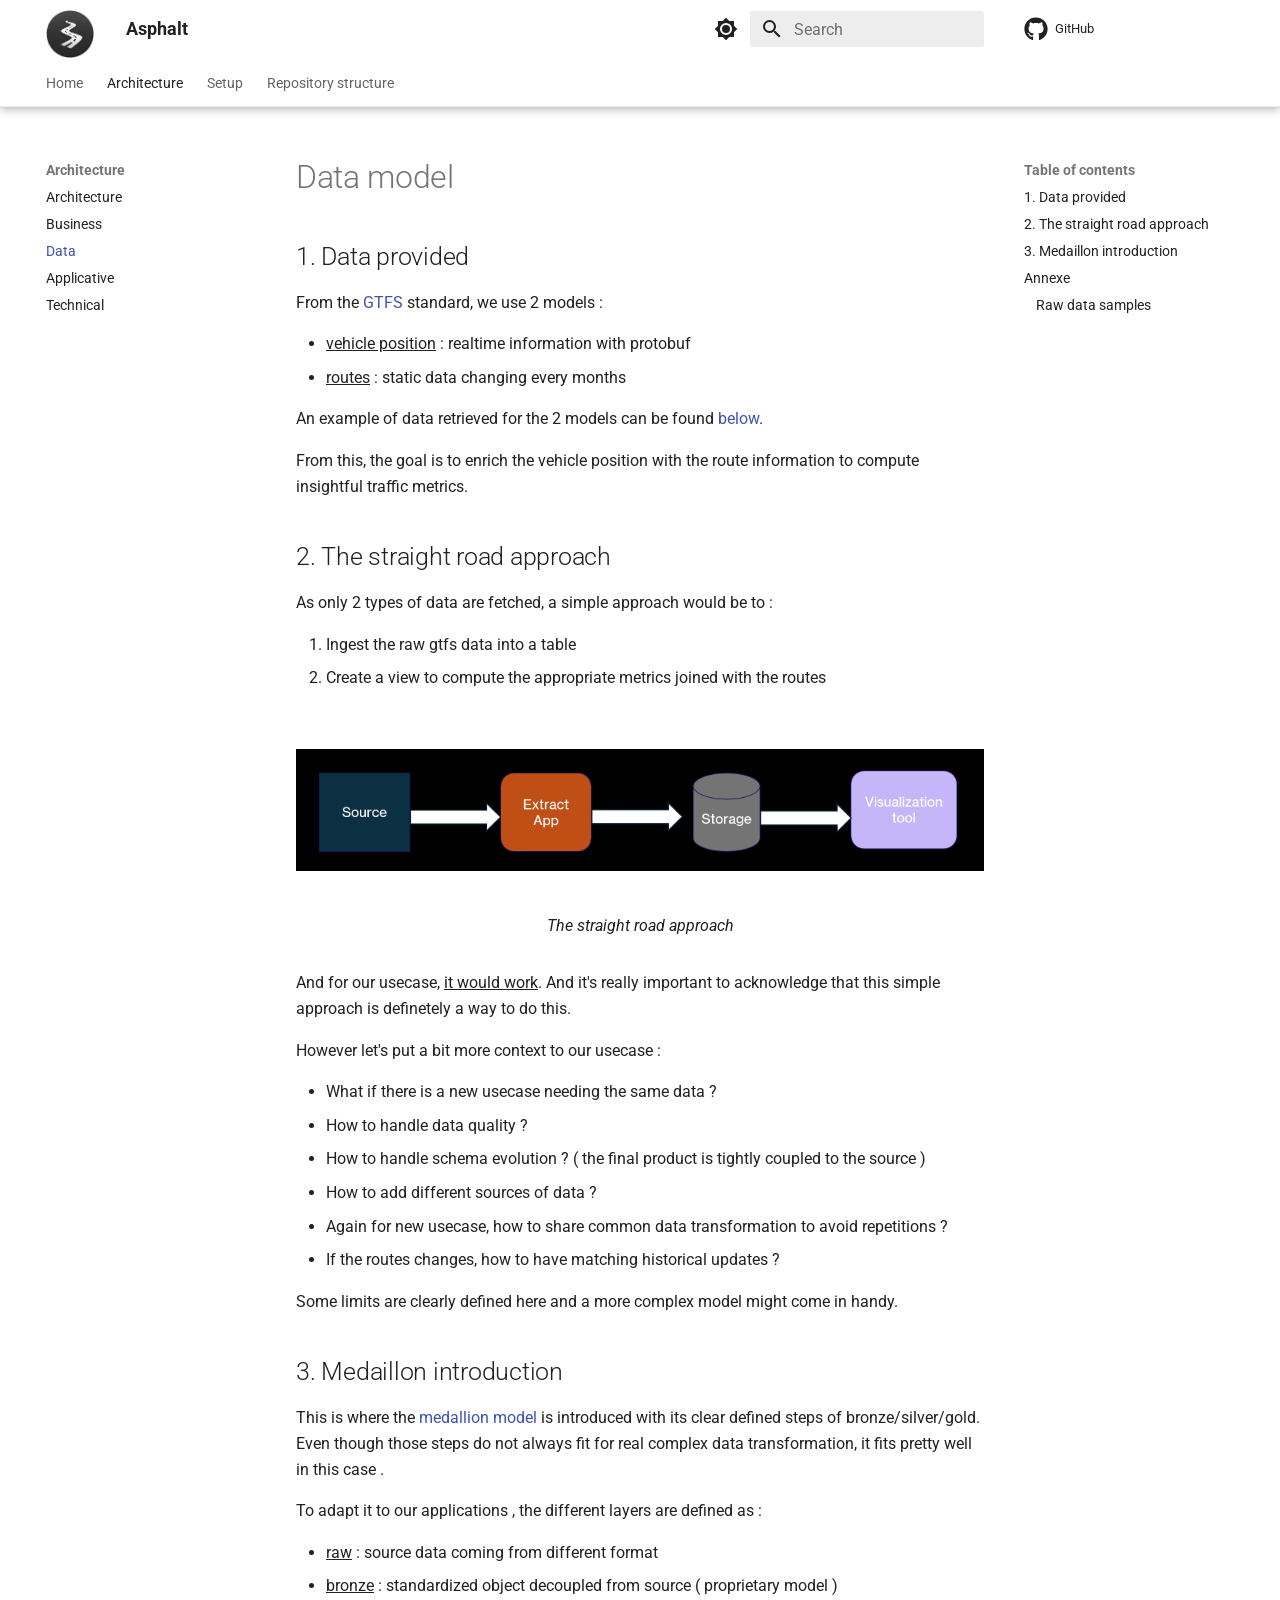
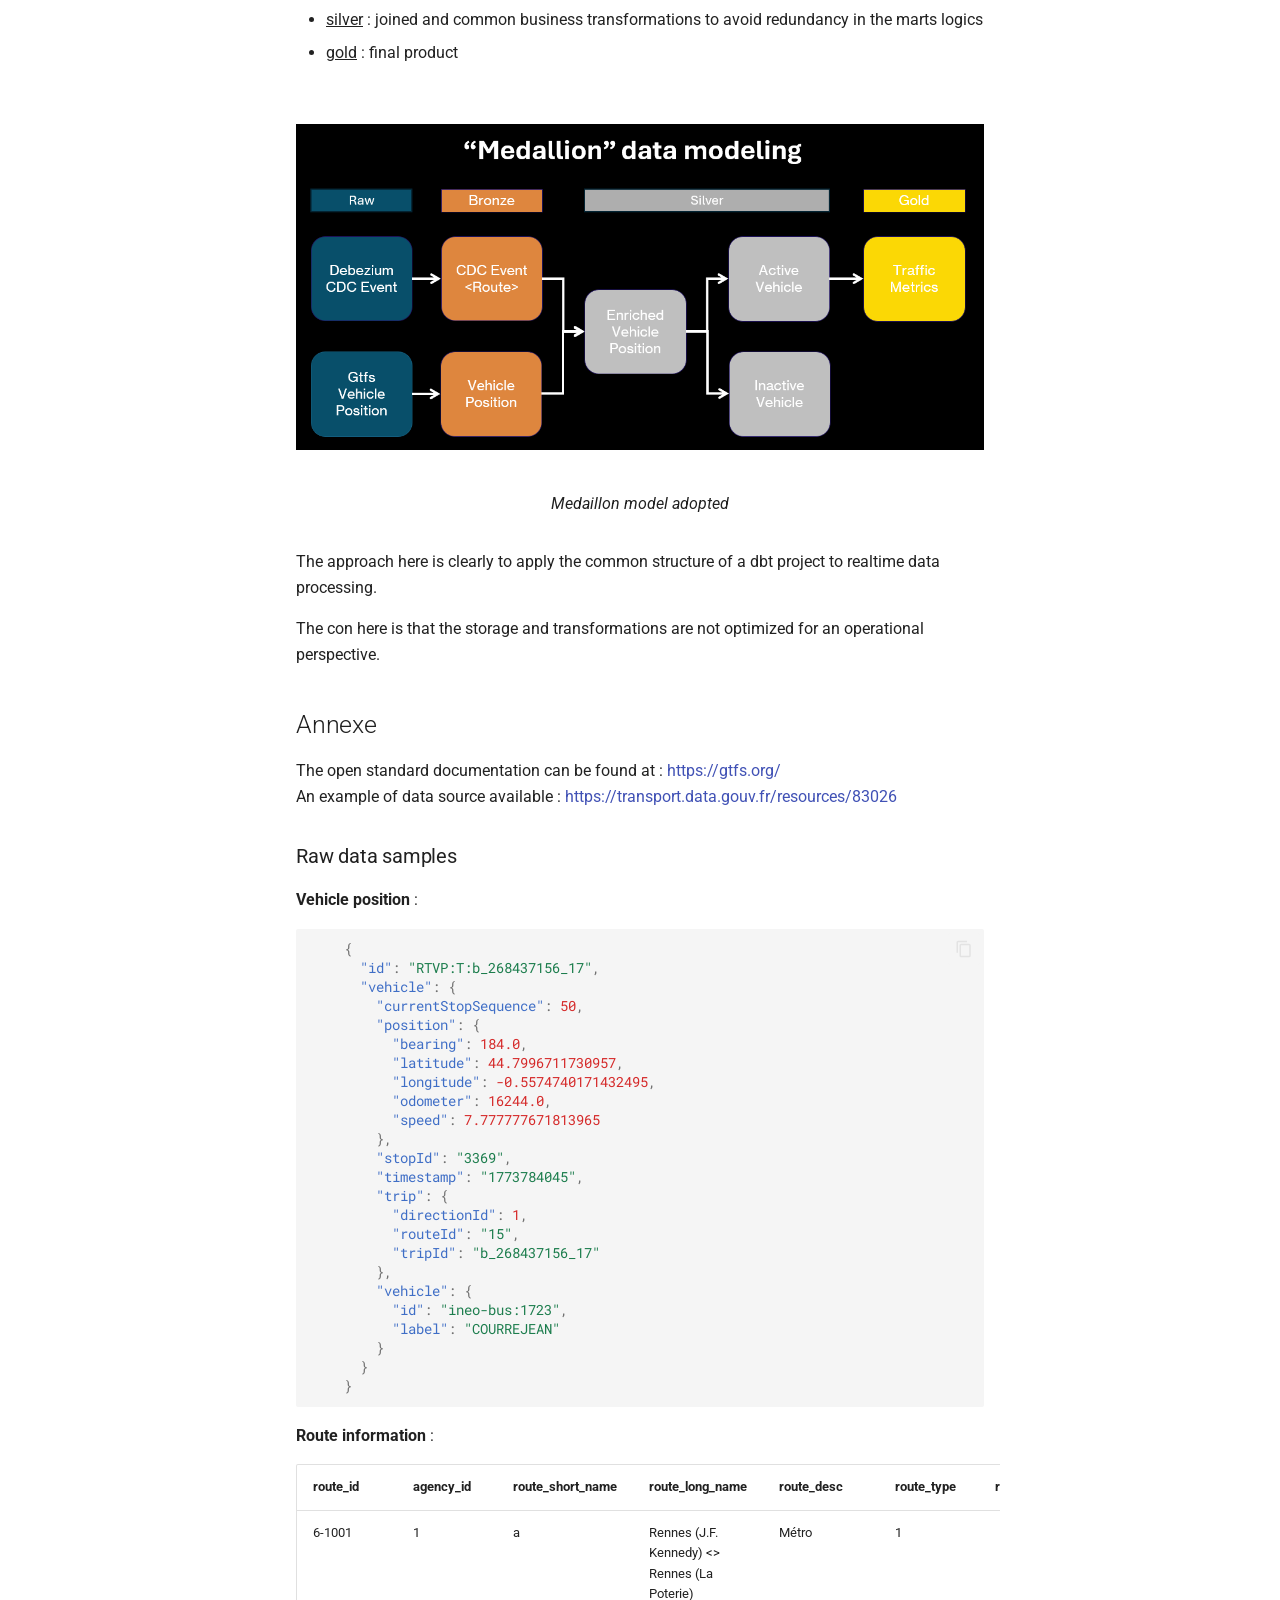
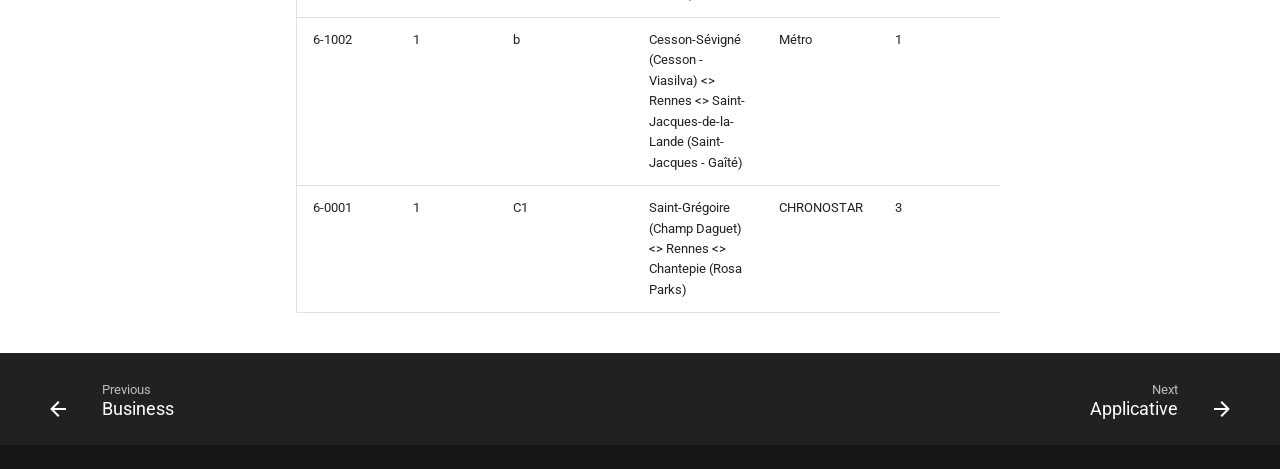
<file: architecture/data/index.html>
<!doctype html>
<html lang="en" class="no-js">
  <head>
    
      <meta charset="utf-8">
      <meta name="viewport" content="width=device-width,initial-scale=1">
      
      
      
      
        <link rel="prev" href="../domain/">
      
      
        <link rel="next" href="../applicative/">
      
      
        
      
      
      <link rel="icon" href="../../images/favicon.png">
      <meta name="generator" content="mkdocs-1.6.1, mkdocs-material-9.7.6">
    
    
      
        <title>Data - Asphalt</title>
      
    
    
      <link rel="stylesheet" href="../../assets/stylesheets/main.484c7ddc.min.css">
      
        
        <link rel="stylesheet" href="../../assets/stylesheets/palette.ab4e12ef.min.css">
      
      


    
    
      
    
    
      
        
        
        <link rel="preconnect" href="https://fonts.gstatic.com" crossorigin>
        <link rel="stylesheet" href="https://fonts.googleapis.com/css?family=Roboto:300,300i,400,400i,700,700i%7CRoboto+Mono:400,400i,700,700i&display=fallback">
        <style>:root{--md-text-font:"Roboto";--md-code-font:"Roboto Mono"}</style>
      
    
    
      <link rel="stylesheet" href="../../stylesheets/extra.css">
    
    <script>__md_scope=new URL("../..",location),__md_hash=e=>[...e].reduce(((e,_)=>(e<<5)-e+_.charCodeAt(0)),0),__md_get=(e,_=localStorage,t=__md_scope)=>JSON.parse(_.getItem(t.pathname+"."+e)),__md_set=(e,_,t=localStorage,a=__md_scope)=>{try{t.setItem(a.pathname+"."+e,JSON.stringify(_))}catch(e){}}</script>
    
      

    
    
  </head>
  
  
    
    
      
    
    
    
    
    <body dir="ltr" data-md-color-scheme="default" data-md-color-primary="white" data-md-color-accent="indigo">
  
    
    <input class="md-toggle" data-md-toggle="drawer" type="checkbox" id="__drawer" autocomplete="off">
    <input class="md-toggle" data-md-toggle="search" type="checkbox" id="__search" autocomplete="off">
    <label class="md-overlay" for="__drawer"></label>
    <div data-md-component="skip">
      
        
        <a href="#data-model" class="md-skip">
          Skip to content
        </a>
      
    </div>
    <div data-md-component="announce">
      
    </div>
    
    
      

  

<header class="md-header md-header--shadow md-header--lifted" data-md-component="header">
  <nav class="md-header__inner md-grid" aria-label="Header">
    <a href="../.." title="Asphalt" class="md-header__button md-logo" aria-label="Asphalt" data-md-component="logo">
      
  <img src="../../assets/logo.png" alt="logo">

    </a>
    <label class="md-header__button md-icon" for="__drawer">
      
      <svg xmlns="http://www.w3.org/2000/svg" viewBox="0 0 24 24"><path d="M3 6h18v2H3zm0 5h18v2H3zm0 5h18v2H3z"/></svg>
    </label>
    <div class="md-header__title" data-md-component="header-title">
      <div class="md-header__ellipsis">
        <div class="md-header__topic">
          <span class="md-ellipsis">
            Asphalt
          </span>
        </div>
        <div class="md-header__topic" data-md-component="header-topic">
          <span class="md-ellipsis">
            
              Data
            
          </span>
        </div>
      </div>
    </div>
    
      
        <form class="md-header__option" data-md-component="palette">
  
    
    
    
    <input class="md-option" data-md-color-media="" data-md-color-scheme="default" data-md-color-primary="white" data-md-color-accent="indigo"  aria-label="Switch to dark mode"  type="radio" name="__palette" id="__palette_0">
    
      <label class="md-header__button md-icon" title="Switch to dark mode" for="__palette_1" hidden>
        <svg xmlns="http://www.w3.org/2000/svg" viewBox="0 0 24 24"><path d="M12 8a4 4 0 0 0-4 4 4 4 0 0 0 4 4 4 4 0 0 0 4-4 4 4 0 0 0-4-4m0 10a6 6 0 0 1-6-6 6 6 0 0 1 6-6 6 6 0 0 1 6 6 6 6 0 0 1-6 6m8-9.31V4h-4.69L12 .69 8.69 4H4v4.69L.69 12 4 15.31V20h4.69L12 23.31 15.31 20H20v-4.69L23.31 12z"/></svg>
      </label>
    
  
    
    
    
    <input class="md-option" data-md-color-media="" data-md-color-scheme="slate" data-md-color-primary="black" data-md-color-accent="blue"  aria-label="Switch to light mode"  type="radio" name="__palette" id="__palette_1">
    
      <label class="md-header__button md-icon" title="Switch to light mode" for="__palette_0" hidden>
        <svg xmlns="http://www.w3.org/2000/svg" viewBox="0 0 24 24"><path d="M12 18c-.89 0-1.74-.2-2.5-.55C11.56 16.5 13 14.42 13 12s-1.44-4.5-3.5-5.45C10.26 6.2 11.11 6 12 6a6 6 0 0 1 6 6 6 6 0 0 1-6 6m8-9.31V4h-4.69L12 .69 8.69 4H4v4.69L.69 12 4 15.31V20h4.69L12 23.31 15.31 20H20v-4.69L23.31 12z"/></svg>
      </label>
    
  
</form>
      
    
    
      <script>var palette=__md_get("__palette");if(palette&&palette.color){if("(prefers-color-scheme)"===palette.color.media){var media=matchMedia("(prefers-color-scheme: light)"),input=document.querySelector(media.matches?"[data-md-color-media='(prefers-color-scheme: light)']":"[data-md-color-media='(prefers-color-scheme: dark)']");palette.color.media=input.getAttribute("data-md-color-media"),palette.color.scheme=input.getAttribute("data-md-color-scheme"),palette.color.primary=input.getAttribute("data-md-color-primary"),palette.color.accent=input.getAttribute("data-md-color-accent")}for(var[key,value]of Object.entries(palette.color))document.body.setAttribute("data-md-color-"+key,value)}</script>
    
    
    
      
      
        <label class="md-header__button md-icon" for="__search">
          
          <svg xmlns="http://www.w3.org/2000/svg" viewBox="0 0 24 24"><path d="M9.5 3A6.5 6.5 0 0 1 16 9.5c0 1.61-.59 3.09-1.56 4.23l.27.27h.79l5 5-1.5 1.5-5-5v-.79l-.27-.27A6.52 6.52 0 0 1 9.5 16 6.5 6.5 0 0 1 3 9.5 6.5 6.5 0 0 1 9.5 3m0 2C7 5 5 7 5 9.5S7 14 9.5 14 14 12 14 9.5 12 5 9.5 5"/></svg>
        </label>
        <div class="md-search" data-md-component="search" role="dialog">
  <label class="md-search__overlay" for="__search"></label>
  <div class="md-search__inner" role="search">
    <form class="md-search__form" name="search">
      <input type="text" class="md-search__input" name="query" aria-label="Search" placeholder="Search" autocapitalize="off" autocorrect="off" autocomplete="off" spellcheck="false" data-md-component="search-query" required>
      <label class="md-search__icon md-icon" for="__search">
        
        <svg xmlns="http://www.w3.org/2000/svg" viewBox="0 0 24 24"><path d="M9.5 3A6.5 6.5 0 0 1 16 9.5c0 1.61-.59 3.09-1.56 4.23l.27.27h.79l5 5-1.5 1.5-5-5v-.79l-.27-.27A6.52 6.52 0 0 1 9.5 16 6.5 6.5 0 0 1 3 9.5 6.5 6.5 0 0 1 9.5 3m0 2C7 5 5 7 5 9.5S7 14 9.5 14 14 12 14 9.5 12 5 9.5 5"/></svg>
        
        <svg xmlns="http://www.w3.org/2000/svg" viewBox="0 0 24 24"><path d="M20 11v2H8l5.5 5.5-1.42 1.42L4.16 12l7.92-7.92L13.5 5.5 8 11z"/></svg>
      </label>
      <nav class="md-search__options" aria-label="Search">
        
        <button type="reset" class="md-search__icon md-icon" title="Clear" aria-label="Clear" tabindex="-1">
          
          <svg xmlns="http://www.w3.org/2000/svg" viewBox="0 0 24 24"><path d="M19 6.41 17.59 5 12 10.59 6.41 5 5 6.41 10.59 12 5 17.59 6.41 19 12 13.41 17.59 19 19 17.59 13.41 12z"/></svg>
        </button>
      </nav>
      
    </form>
    <div class="md-search__output">
      <div class="md-search__scrollwrap" tabindex="0" data-md-scrollfix>
        <div class="md-search-result" data-md-component="search-result">
          <div class="md-search-result__meta">
            Initializing search
          </div>
          <ol class="md-search-result__list" role="presentation"></ol>
        </div>
      </div>
    </div>
  </div>
</div>
      
    
    
      <div class="md-header__source">
        <a href="https://github.com/markov-ngz/Asphalt" title="Go to repository" class="md-source" data-md-component="source">
  <div class="md-source__icon md-icon">
    
    <svg xmlns="http://www.w3.org/2000/svg" viewBox="0 0 512 512"><!--! Font Awesome Free 7.1.0 by @fontawesome - https://fontawesome.com License - https://fontawesome.com/license/free (Icons: CC BY 4.0, Fonts: SIL OFL 1.1, Code: MIT License) Copyright 2025 Fonticons, Inc.--><path d="M173.9 397.4c0 2-2.3 3.6-5.2 3.6-3.3.3-5.6-1.3-5.6-3.6 0-2 2.3-3.6 5.2-3.6 3-.3 5.6 1.3 5.6 3.6m-31.1-4.5c-.7 2 1.3 4.3 4.3 4.9 2.6 1 5.6 0 6.2-2s-1.3-4.3-4.3-5.2c-2.6-.7-5.5.3-6.2 2.3m44.2-1.7c-2.9.7-4.9 2.6-4.6 4.9.3 2 2.9 3.3 5.9 2.6 2.9-.7 4.9-2.6 4.6-4.6-.3-1.9-3-3.2-5.9-2.9M252.8 8C114.1 8 8 113.3 8 252c0 110.9 69.8 205.8 169.5 239.2 12.8 2.3 17.3-5.6 17.3-12.1 0-6.2-.3-40.4-.3-61.4 0 0-70 15-84.7-29.8 0 0-11.4-29.1-27.8-36.6 0 0-22.9-15.7 1.6-15.4 0 0 24.9 2 38.6 25.8 21.9 38.6 58.6 27.5 72.9 20.9 2.3-16 8.8-27.1 16-33.7-55.9-6.2-112.3-14.3-112.3-110.5 0-27.5 7.6-41.3 23.6-58.9-2.6-6.5-11.1-33.3 2.6-67.9 20.9-6.5 69 27 69 27 20-5.6 41.5-8.5 62.8-8.5s42.8 2.9 62.8 8.5c0 0 48.1-33.6 69-27 13.7 34.7 5.2 61.4 2.6 67.9 16 17.7 25.8 31.5 25.8 58.9 0 96.5-58.9 104.2-114.8 110.5 9.2 7.9 17 22.9 17 46.4 0 33.7-.3 75.4-.3 83.6 0 6.5 4.6 14.4 17.3 12.1C436.2 457.8 504 362.9 504 252 504 113.3 391.5 8 252.8 8M105.2 352.9c-1.3 1-1 3.3.7 5.2 1.6 1.6 3.9 2.3 5.2 1 1.3-1 1-3.3-.7-5.2-1.6-1.6-3.9-2.3-5.2-1m-10.8-8.1c-.7 1.3.3 2.9 2.3 3.9 1.6 1 3.6.7 4.3-.7.7-1.3-.3-2.9-2.3-3.9-2-.6-3.6-.3-4.3.7m32.4 35.6c-1.6 1.3-1 4.3 1.3 6.2 2.3 2.3 5.2 2.6 6.5 1 1.3-1.3.7-4.3-1.3-6.2-2.2-2.3-5.2-2.6-6.5-1m-11.4-14.7c-1.6 1-1.6 3.6 0 5.9s4.3 3.3 5.6 2.3c1.6-1.3 1.6-3.9 0-6.2-1.4-2.3-4-3.3-5.6-2"/></svg>
  </div>
  <div class="md-source__repository">
    GitHub
  </div>
</a>
      </div>
    
  </nav>
  
    
      
<nav class="md-tabs" aria-label="Tabs" data-md-component="tabs">
  <div class="md-grid">
    <ul class="md-tabs__list">
      
        
  
  
  
  
    <li class="md-tabs__item">
      <a href="../.." class="md-tabs__link">
        
  
  
    
  
  Home

      </a>
    </li>
  

      
        
  
  
  
    
  
  
    
    
      <li class="md-tabs__item md-tabs__item--active">
        <a href="../" class="md-tabs__link">
          
  
  
  Architecture

        </a>
      </li>
    
  

      
        
  
  
  
  
    
    
      <li class="md-tabs__item">
        <a href="../../setup/" class="md-tabs__link">
          
  
  
  Setup

        </a>
      </li>
    
  

      
        
  
  
  
  
    <li class="md-tabs__item">
      <a href="../../repository_structure/" class="md-tabs__link">
        
  
  
    
  
  Repository structure

      </a>
    </li>
  

      
    </ul>
  </div>
</nav>
    
  
</header>
    
    <div class="md-container" data-md-component="container">
      
      
        
      
      <main class="md-main" data-md-component="main">
        <div class="md-main__inner md-grid">
          
            
              
              <div class="md-sidebar md-sidebar--primary" data-md-component="sidebar" data-md-type="navigation" >
                <div class="md-sidebar__scrollwrap">
                  <div class="md-sidebar__inner">
                    


  


<nav class="md-nav md-nav--primary md-nav--lifted" aria-label="Navigation" data-md-level="0">
  <label class="md-nav__title" for="__drawer">
    <a href="../.." title="Asphalt" class="md-nav__button md-logo" aria-label="Asphalt" data-md-component="logo">
      
  <img src="../../assets/logo.png" alt="logo">

    </a>
    Asphalt
  </label>
  
    <div class="md-nav__source">
      <a href="https://github.com/markov-ngz/Asphalt" title="Go to repository" class="md-source" data-md-component="source">
  <div class="md-source__icon md-icon">
    
    <svg xmlns="http://www.w3.org/2000/svg" viewBox="0 0 512 512"><!--! Font Awesome Free 7.1.0 by @fontawesome - https://fontawesome.com License - https://fontawesome.com/license/free (Icons: CC BY 4.0, Fonts: SIL OFL 1.1, Code: MIT License) Copyright 2025 Fonticons, Inc.--><path d="M173.9 397.4c0 2-2.3 3.6-5.2 3.6-3.3.3-5.6-1.3-5.6-3.6 0-2 2.3-3.6 5.2-3.6 3-.3 5.6 1.3 5.6 3.6m-31.1-4.5c-.7 2 1.3 4.3 4.3 4.9 2.6 1 5.6 0 6.2-2s-1.3-4.3-4.3-5.2c-2.6-.7-5.5.3-6.2 2.3m44.2-1.7c-2.9.7-4.9 2.6-4.6 4.9.3 2 2.9 3.3 5.9 2.6 2.9-.7 4.9-2.6 4.6-4.6-.3-1.9-3-3.2-5.9-2.9M252.8 8C114.1 8 8 113.3 8 252c0 110.9 69.8 205.8 169.5 239.2 12.8 2.3 17.3-5.6 17.3-12.1 0-6.2-.3-40.4-.3-61.4 0 0-70 15-84.7-29.8 0 0-11.4-29.1-27.8-36.6 0 0-22.9-15.7 1.6-15.4 0 0 24.9 2 38.6 25.8 21.9 38.6 58.6 27.5 72.9 20.9 2.3-16 8.8-27.1 16-33.7-55.9-6.2-112.3-14.3-112.3-110.5 0-27.5 7.6-41.3 23.6-58.9-2.6-6.5-11.1-33.3 2.6-67.9 20.9-6.5 69 27 69 27 20-5.6 41.5-8.5 62.8-8.5s42.8 2.9 62.8 8.5c0 0 48.1-33.6 69-27 13.7 34.7 5.2 61.4 2.6 67.9 16 17.7 25.8 31.5 25.8 58.9 0 96.5-58.9 104.2-114.8 110.5 9.2 7.9 17 22.9 17 46.4 0 33.7-.3 75.4-.3 83.6 0 6.5 4.6 14.4 17.3 12.1C436.2 457.8 504 362.9 504 252 504 113.3 391.5 8 252.8 8M105.2 352.9c-1.3 1-1 3.3.7 5.2 1.6 1.6 3.9 2.3 5.2 1 1.3-1 1-3.3-.7-5.2-1.6-1.6-3.9-2.3-5.2-1m-10.8-8.1c-.7 1.3.3 2.9 2.3 3.9 1.6 1 3.6.7 4.3-.7.7-1.3-.3-2.9-2.3-3.9-2-.6-3.6-.3-4.3.7m32.4 35.6c-1.6 1.3-1 4.3 1.3 6.2 2.3 2.3 5.2 2.6 6.5 1 1.3-1.3.7-4.3-1.3-6.2-2.2-2.3-5.2-2.6-6.5-1m-11.4-14.7c-1.6 1-1.6 3.6 0 5.9s4.3 3.3 5.6 2.3c1.6-1.3 1.6-3.9 0-6.2-1.4-2.3-4-3.3-5.6-2"/></svg>
  </div>
  <div class="md-source__repository">
    GitHub
  </div>
</a>
    </div>
  
  <ul class="md-nav__list" data-md-scrollfix>
    
      
      
  
  
  
  
    <li class="md-nav__item">
      <a href="../.." class="md-nav__link">
        
  
  
  <span class="md-ellipsis">
    
  
    Home
  

    
  </span>
  
  

      </a>
    </li>
  

    
      
      
  
  
    
  
  
  
    
    
    
    
      
        
        
      
      
        
      
    
    
    <li class="md-nav__item md-nav__item--active md-nav__item--section md-nav__item--nested">
      
        
        
        <input class="md-nav__toggle md-toggle " type="checkbox" id="__nav_2" checked>
        
          
          <label class="md-nav__link" for="__nav_2" id="__nav_2_label" tabindex="">
            
  
  
  <span class="md-ellipsis">
    
  
    Architecture
  

    
  </span>
  
  

            <span class="md-nav__icon md-icon"></span>
          </label>
        
        <nav class="md-nav" data-md-level="1" aria-labelledby="__nav_2_label" aria-expanded="true">
          <label class="md-nav__title" for="__nav_2">
            <span class="md-nav__icon md-icon"></span>
            
  
    Architecture
  

          </label>
          <ul class="md-nav__list" data-md-scrollfix>
            
              
                
  
  
  
  
    <li class="md-nav__item">
      <a href="../" class="md-nav__link">
        
  
  
  <span class="md-ellipsis">
    
  
    Architecture
  

    
  </span>
  
  

      </a>
    </li>
  

              
            
              
                
  
  
  
  
    <li class="md-nav__item">
      <a href="../domain/" class="md-nav__link">
        
  
  
  <span class="md-ellipsis">
    
  
    Business
  

    
  </span>
  
  

      </a>
    </li>
  

              
            
              
                
  
  
    
  
  
  
    <li class="md-nav__item md-nav__item--active">
      
      <input class="md-nav__toggle md-toggle" type="checkbox" id="__toc">
      
      
        
      
      
        <label class="md-nav__link md-nav__link--active" for="__toc">
          
  
  
  <span class="md-ellipsis">
    
  
    Data
  

    
  </span>
  
  

          <span class="md-nav__icon md-icon"></span>
        </label>
      
      <a href="./" class="md-nav__link md-nav__link--active">
        
  
  
  <span class="md-ellipsis">
    
  
    Data
  

    
  </span>
  
  

      </a>
      
        

<nav class="md-nav md-nav--secondary" aria-label="Table of contents">
  
  
  
    
  
  
    <label class="md-nav__title" for="__toc">
      <span class="md-nav__icon md-icon"></span>
      Table of contents
    </label>
    <ul class="md-nav__list" data-md-component="toc" data-md-scrollfix>
      
        <li class="md-nav__item">
  <a href="#1-data-provided" class="md-nav__link">
    <span class="md-ellipsis">
      
        1. Data provided
      
    </span>
  </a>
  
</li>
      
        <li class="md-nav__item">
  <a href="#2-the-straight-road-approach" class="md-nav__link">
    <span class="md-ellipsis">
      
        2. The straight road approach
      
    </span>
  </a>
  
</li>
      
        <li class="md-nav__item">
  <a href="#3-medaillon-introduction" class="md-nav__link">
    <span class="md-ellipsis">
      
        3. Medaillon introduction
      
    </span>
  </a>
  
</li>
      
        <li class="md-nav__item">
  <a href="#annexe" class="md-nav__link">
    <span class="md-ellipsis">
      
        Annexe
      
    </span>
  </a>
  
    <nav class="md-nav" aria-label="Annexe">
      <ul class="md-nav__list">
        
          <li class="md-nav__item">
  <a href="#raw-data-samples" class="md-nav__link">
    <span class="md-ellipsis">
      
        Raw data samples
      
    </span>
  </a>
  
</li>
        
      </ul>
    </nav>
  
</li>
      
    </ul>
  
</nav>
      
    </li>
  

              
            
              
                
  
  
  
  
    <li class="md-nav__item">
      <a href="../applicative/" class="md-nav__link">
        
  
  
  <span class="md-ellipsis">
    
  
    Applicative
  

    
  </span>
  
  

      </a>
    </li>
  

              
            
              
                
  
  
  
  
    <li class="md-nav__item">
      <a href="../technical/" class="md-nav__link">
        
  
  
  <span class="md-ellipsis">
    
  
    Technical
  

    
  </span>
  
  

      </a>
    </li>
  

              
            
          </ul>
        </nav>
      
    </li>
  

    
      
      
  
  
  
  
    
    
    
    
      
      
        
      
    
    
    <li class="md-nav__item md-nav__item--nested">
      
        
        
        <input class="md-nav__toggle md-toggle " type="checkbox" id="__nav_3" >
        
          
          <label class="md-nav__link" for="__nav_3" id="__nav_3_label" tabindex="0">
            
  
  
  <span class="md-ellipsis">
    
  
    Setup
  

    
  </span>
  
  

            <span class="md-nav__icon md-icon"></span>
          </label>
        
        <nav class="md-nav" data-md-level="1" aria-labelledby="__nav_3_label" aria-expanded="false">
          <label class="md-nav__title" for="__nav_3">
            <span class="md-nav__icon md-icon"></span>
            
  
    Setup
  

          </label>
          <ul class="md-nav__list" data-md-scrollfix>
            
              
                
  
  
  
  
    <li class="md-nav__item">
      <a href="../../setup/" class="md-nav__link">
        
  
  
  <span class="md-ellipsis">
    
  
    Setup
  

    
  </span>
  
  

      </a>
    </li>
  

              
            
              
                
  
  
  
  
    <li class="md-nav__item">
      <a href="../../setup/kubernetes/" class="md-nav__link">
        
  
  
  <span class="md-ellipsis">
    
  
    Kubernetes
  

    
  </span>
  
  

      </a>
    </li>
  

              
            
              
                
  
  
  
  
    <li class="md-nav__item">
      <a href="../../setup/docker/" class="md-nav__link">
        
  
  
  <span class="md-ellipsis">
    
  
    Docker
  

    
  </span>
  
  

      </a>
    </li>
  

              
            
          </ul>
        </nav>
      
    </li>
  

    
      
      
  
  
  
  
    <li class="md-nav__item">
      <a href="../../repository_structure/" class="md-nav__link">
        
  
  
  <span class="md-ellipsis">
    
  
    Repository structure
  

    
  </span>
  
  

      </a>
    </li>
  

    
  </ul>
</nav>
                  </div>
                </div>
              </div>
            
            
              
              <div class="md-sidebar md-sidebar--secondary" data-md-component="sidebar" data-md-type="toc" >
                <div class="md-sidebar__scrollwrap">
                  <div class="md-sidebar__inner">
                    

<nav class="md-nav md-nav--secondary" aria-label="Table of contents">
  
  
  
    
  
  
    <label class="md-nav__title" for="__toc">
      <span class="md-nav__icon md-icon"></span>
      Table of contents
    </label>
    <ul class="md-nav__list" data-md-component="toc" data-md-scrollfix>
      
        <li class="md-nav__item">
  <a href="#1-data-provided" class="md-nav__link">
    <span class="md-ellipsis">
      
        1. Data provided
      
    </span>
  </a>
  
</li>
      
        <li class="md-nav__item">
  <a href="#2-the-straight-road-approach" class="md-nav__link">
    <span class="md-ellipsis">
      
        2. The straight road approach
      
    </span>
  </a>
  
</li>
      
        <li class="md-nav__item">
  <a href="#3-medaillon-introduction" class="md-nav__link">
    <span class="md-ellipsis">
      
        3. Medaillon introduction
      
    </span>
  </a>
  
</li>
      
        <li class="md-nav__item">
  <a href="#annexe" class="md-nav__link">
    <span class="md-ellipsis">
      
        Annexe
      
    </span>
  </a>
  
    <nav class="md-nav" aria-label="Annexe">
      <ul class="md-nav__list">
        
          <li class="md-nav__item">
  <a href="#raw-data-samples" class="md-nav__link">
    <span class="md-ellipsis">
      
        Raw data samples
      
    </span>
  </a>
  
</li>
        
      </ul>
    </nav>
  
</li>
      
    </ul>
  
</nav>
                  </div>
                </div>
              </div>
            
          
          
            <div class="md-content" data-md-component="content">
              
              <article class="md-content__inner md-typeset">
                
                  


  
  


<h1 id="data-model">Data model</h1>
<h2 id="1-data-provided">1. Data provided</h2>
<p>From the <a href="">GTFS</a> standard, we use 2 models :</p>
<ul>
<li><u>vehicle position</u> : realtime information with protobuf</li>
<li><u>routes</u> : static data changing every months</li>
</ul>
<p>An example of data retrieved for the 2 models can be found <a href="#raw-data-samples">below</a>.</p>
<p>From this, the goal is to enrich the vehicle position with the route information to compute insightful traffic metrics.</p>
<h2 id="2-the-straight-road-approach">2. The straight road approach</h2>
<p>As only 2 types of data are fetched, a simple approach would be to :</p>
<ol>
<li>Ingest the raw gtfs data into a table</li>
<li>Create a view to compute the appropriate metrics joined with the routes</li>
</ol>
<p><br/></p>
<figure>
  <img alt="Image title" src="../images/straight_road.png" />
<br />
<figcaption>The straight road approach </figcaption>
</figure>
<p>And for our usecase, <u>it would work</u>. And it's really important to acknowledge that this simple approach is definetely a way to do this.</p>
<p>However let's  put a bit more context to our usecase :</p>
<ul>
<li>What if there is a new usecase needing the same data  ?</li>
<li>How to handle data quality ? </li>
<li>How to handle schema evolution ? ( the final product is tightly coupled to the source )</li>
<li>How to add different sources of data ? </li>
<li>Again for new usecase, how to share common data transformation to avoid repetitions ? </li>
<li>If the routes changes, how to have matching historical updates ? </li>
</ul>
<p>Some limits are clearly defined here and a more complex model might come in handy.</p>
<h2 id="3-medaillon-introduction">3. Medaillon introduction</h2>
<p>This is where the <a href="https://learn.microsoft.com/fr-fr/azure/databricks/lakehouse/medallion#example-medallion-architecture">medallion model</a> is introduced with its clear defined steps of bronze/silver/gold.
Even though those steps do not always fit for real complex data transformation, it fits pretty well in this case .</p>
<p>To adapt it to our applications , the different layers are defined as :</p>
<ul>
<li><u>raw</u> : source data coming from different format </li>
<li><u>bronze</u> : standardized object decoupled from source ( proprietary model )</li>
<li><u>silver</u> : joined and common  business transformations to avoid redundancy in the marts logics</li>
<li><u>gold</u> : final product </li>
</ul>
<p><br/></p>
<figure>
  <img alt="Image title" src="../images/medallion.png" />
<br />
<figcaption>Medaillon model adopted</figcaption>
</figure>
<p>The approach here is clearly to apply the common structure of a dbt project to realtime data processing.</p>
<p>The con here is that the storage and transformations are not optimized for an operational perspective. </p>
<h2 id="annexe">Annexe</h2>
<p>The open standard documentation can be found at : <a>https://gtfs.org/</a><br>
An example of data source available : <a>https://transport.data.gouv.fr/resources/83026</a></p>
<h3 id="raw-data-samples">Raw data samples</h3>
<p><strong>Vehicle position</strong> : </p>
<div class="language-json highlight"><pre><span></span><code><span id="__span-0-1"><a id="__codelineno-0-1" name="__codelineno-0-1" href="#__codelineno-0-1"></a><span class="w">    </span><span class="p">{</span>
</span><span id="__span-0-2"><a id="__codelineno-0-2" name="__codelineno-0-2" href="#__codelineno-0-2"></a><span class="w">      </span><span class="nt">&quot;id&quot;</span><span class="p">:</span><span class="w"> </span><span class="s2">&quot;RTVP:T:b_268437156_17&quot;</span><span class="p">,</span>
</span><span id="__span-0-3"><a id="__codelineno-0-3" name="__codelineno-0-3" href="#__codelineno-0-3"></a><span class="w">      </span><span class="nt">&quot;vehicle&quot;</span><span class="p">:</span><span class="w"> </span><span class="p">{</span>
</span><span id="__span-0-4"><a id="__codelineno-0-4" name="__codelineno-0-4" href="#__codelineno-0-4"></a><span class="w">        </span><span class="nt">&quot;currentStopSequence&quot;</span><span class="p">:</span><span class="w"> </span><span class="mi">50</span><span class="p">,</span>
</span><span id="__span-0-5"><a id="__codelineno-0-5" name="__codelineno-0-5" href="#__codelineno-0-5"></a><span class="w">        </span><span class="nt">&quot;position&quot;</span><span class="p">:</span><span class="w"> </span><span class="p">{</span>
</span><span id="__span-0-6"><a id="__codelineno-0-6" name="__codelineno-0-6" href="#__codelineno-0-6"></a><span class="w">          </span><span class="nt">&quot;bearing&quot;</span><span class="p">:</span><span class="w"> </span><span class="mf">184.0</span><span class="p">,</span>
</span><span id="__span-0-7"><a id="__codelineno-0-7" name="__codelineno-0-7" href="#__codelineno-0-7"></a><span class="w">          </span><span class="nt">&quot;latitude&quot;</span><span class="p">:</span><span class="w"> </span><span class="mf">44.7996711730957</span><span class="p">,</span>
</span><span id="__span-0-8"><a id="__codelineno-0-8" name="__codelineno-0-8" href="#__codelineno-0-8"></a><span class="w">          </span><span class="nt">&quot;longitude&quot;</span><span class="p">:</span><span class="w"> </span><span class="mf">-0.5574740171432495</span><span class="p">,</span>
</span><span id="__span-0-9"><a id="__codelineno-0-9" name="__codelineno-0-9" href="#__codelineno-0-9"></a><span class="w">          </span><span class="nt">&quot;odometer&quot;</span><span class="p">:</span><span class="w"> </span><span class="mf">16244.0</span><span class="p">,</span>
</span><span id="__span-0-10"><a id="__codelineno-0-10" name="__codelineno-0-10" href="#__codelineno-0-10"></a><span class="w">          </span><span class="nt">&quot;speed&quot;</span><span class="p">:</span><span class="w"> </span><span class="mf">7.777777671813965</span>
</span><span id="__span-0-11"><a id="__codelineno-0-11" name="__codelineno-0-11" href="#__codelineno-0-11"></a><span class="w">        </span><span class="p">},</span>
</span><span id="__span-0-12"><a id="__codelineno-0-12" name="__codelineno-0-12" href="#__codelineno-0-12"></a><span class="w">        </span><span class="nt">&quot;stopId&quot;</span><span class="p">:</span><span class="w"> </span><span class="s2">&quot;3369&quot;</span><span class="p">,</span>
</span><span id="__span-0-13"><a id="__codelineno-0-13" name="__codelineno-0-13" href="#__codelineno-0-13"></a><span class="w">        </span><span class="nt">&quot;timestamp&quot;</span><span class="p">:</span><span class="w"> </span><span class="s2">&quot;1773784045&quot;</span><span class="p">,</span>
</span><span id="__span-0-14"><a id="__codelineno-0-14" name="__codelineno-0-14" href="#__codelineno-0-14"></a><span class="w">        </span><span class="nt">&quot;trip&quot;</span><span class="p">:</span><span class="w"> </span><span class="p">{</span>
</span><span id="__span-0-15"><a id="__codelineno-0-15" name="__codelineno-0-15" href="#__codelineno-0-15"></a><span class="w">          </span><span class="nt">&quot;directionId&quot;</span><span class="p">:</span><span class="w"> </span><span class="mi">1</span><span class="p">,</span>
</span><span id="__span-0-16"><a id="__codelineno-0-16" name="__codelineno-0-16" href="#__codelineno-0-16"></a><span class="w">          </span><span class="nt">&quot;routeId&quot;</span><span class="p">:</span><span class="w"> </span><span class="s2">&quot;15&quot;</span><span class="p">,</span>
</span><span id="__span-0-17"><a id="__codelineno-0-17" name="__codelineno-0-17" href="#__codelineno-0-17"></a><span class="w">          </span><span class="nt">&quot;tripId&quot;</span><span class="p">:</span><span class="w"> </span><span class="s2">&quot;b_268437156_17&quot;</span>
</span><span id="__span-0-18"><a id="__codelineno-0-18" name="__codelineno-0-18" href="#__codelineno-0-18"></a><span class="w">        </span><span class="p">},</span>
</span><span id="__span-0-19"><a id="__codelineno-0-19" name="__codelineno-0-19" href="#__codelineno-0-19"></a><span class="w">        </span><span class="nt">&quot;vehicle&quot;</span><span class="p">:</span><span class="w"> </span><span class="p">{</span>
</span><span id="__span-0-20"><a id="__codelineno-0-20" name="__codelineno-0-20" href="#__codelineno-0-20"></a><span class="w">          </span><span class="nt">&quot;id&quot;</span><span class="p">:</span><span class="w"> </span><span class="s2">&quot;ineo-bus:1723&quot;</span><span class="p">,</span>
</span><span id="__span-0-21"><a id="__codelineno-0-21" name="__codelineno-0-21" href="#__codelineno-0-21"></a><span class="w">          </span><span class="nt">&quot;label&quot;</span><span class="p">:</span><span class="w"> </span><span class="s2">&quot;COURREJEAN&quot;</span>
</span><span id="__span-0-22"><a id="__codelineno-0-22" name="__codelineno-0-22" href="#__codelineno-0-22"></a><span class="w">        </span><span class="p">}</span>
</span><span id="__span-0-23"><a id="__codelineno-0-23" name="__codelineno-0-23" href="#__codelineno-0-23"></a><span class="w">      </span><span class="p">}</span>
</span><span id="__span-0-24"><a id="__codelineno-0-24" name="__codelineno-0-24" href="#__codelineno-0-24"></a><span class="w">    </span><span class="p">}</span>
</span></code></pre></div>
<p><strong>Route information</strong> : </p>
<table>
<thead>
<tr>
<th>route_id</th>
<th>agency_id</th>
<th>route_short_name</th>
<th>route_long_name</th>
<th>route_desc</th>
<th>route_type</th>
<th>route_url</th>
<th>route_color</th>
<th>route_text_color</th>
<th>route_sort_order</th>
</tr>
</thead>
<tbody>
<tr>
<td>6-1001</td>
<td>1</td>
<td>a</td>
<td>Rennes (J.F. Kennedy) &lt;&gt; Rennes (La Poterie)</td>
<td>Métro</td>
<td>1</td>
<td></td>
<td>EE1D23</td>
<td>FFFFFF</td>
<td>1</td>
</tr>
<tr>
<td>6-1002</td>
<td>1</td>
<td>b</td>
<td>Cesson-Sévigné (Cesson - Viasilva) &lt;&gt; Rennes &lt;&gt; Saint-Jacques-de-la-Lande (Saint-Jacques - Gaîté)</td>
<td>Métro</td>
<td>1</td>
<td></td>
<td>00893E</td>
<td>FFFFFF</td>
<td>2</td>
</tr>
<tr>
<td>6-0001</td>
<td>1</td>
<td>C1</td>
<td>Saint-Grégoire (Champ Daguet) &lt;&gt; Rennes &lt;&gt; Chantepie (Rosa Parks)</td>
<td>CHRONOSTAR</td>
<td>3</td>
<td></td>
<td>95C11E</td>
<td>1A171B</td>
<td>1001</td>
</tr>
</tbody>
</table>












                
              </article>
            </div>
          
          
<script>var target=document.getElementById(location.hash.slice(1));target&&target.name&&(target.checked=target.name.startsWith("__tabbed_"))</script>
        </div>
        
      </main>
      
        <footer class="md-footer">
  
    
      
      <nav class="md-footer__inner md-grid" aria-label="Footer" >
        
          
          <a href="../domain/" class="md-footer__link md-footer__link--prev" aria-label="Previous: Business">
            <div class="md-footer__button md-icon">
              
              <svg xmlns="http://www.w3.org/2000/svg" viewBox="0 0 24 24"><path d="M20 11v2H8l5.5 5.5-1.42 1.42L4.16 12l7.92-7.92L13.5 5.5 8 11z"/></svg>
            </div>
            <div class="md-footer__title">
              <span class="md-footer__direction">
                Previous
              </span>
              <div class="md-ellipsis">
                Business
              </div>
            </div>
          </a>
        
        
          
          <a href="../applicative/" class="md-footer__link md-footer__link--next" aria-label="Next: Applicative">
            <div class="md-footer__title">
              <span class="md-footer__direction">
                Next
              </span>
              <div class="md-ellipsis">
                Applicative
              </div>
            </div>
            <div class="md-footer__button md-icon">
              
              <svg xmlns="http://www.w3.org/2000/svg" viewBox="0 0 24 24"><path d="M4 11v2h12l-5.5 5.5 1.42 1.42L19.84 12l-7.92-7.92L10.5 5.5 16 11z"/></svg>
            </div>
          </a>
        
      </nav>
    
  
  <div class="md-footer-meta md-typeset">
    <div class="md-footer-meta__inner md-grid">
      <div class="md-copyright">
  
  
</div>
      
    </div>
  </div>
</footer>
      
    </div>
    <div class="md-dialog" data-md-component="dialog">
      <div class="md-dialog__inner md-typeset"></div>
    </div>
    
      <div class="md-progress" data-md-component="progress" role="progressbar"></div>
    
    
    
      
      
      <script id="__config" type="application/json">{"annotate": null, "base": "../..", "features": ["navigation.tabs", "navigation.sections", "navigation.tabs.sticky", "content.code.copy", "navigation.footer", "navigation.instant", "navigation.instant.progress"], "search": "../../assets/javascripts/workers/search.2c215733.min.js", "tags": null, "translations": {"clipboard.copied": "Copied to clipboard", "clipboard.copy": "Copy to clipboard", "search.result.more.one": "1 more on this page", "search.result.more.other": "# more on this page", "search.result.none": "No matching documents", "search.result.one": "1 matching document", "search.result.other": "# matching documents", "search.result.placeholder": "Type to start searching", "search.result.term.missing": "Missing", "select.version": "Select version"}, "version": null}</script>
    
    
      <script src="../../assets/javascripts/bundle.79ae519e.min.js"></script>
      
    
  </body>
</html>
</file>
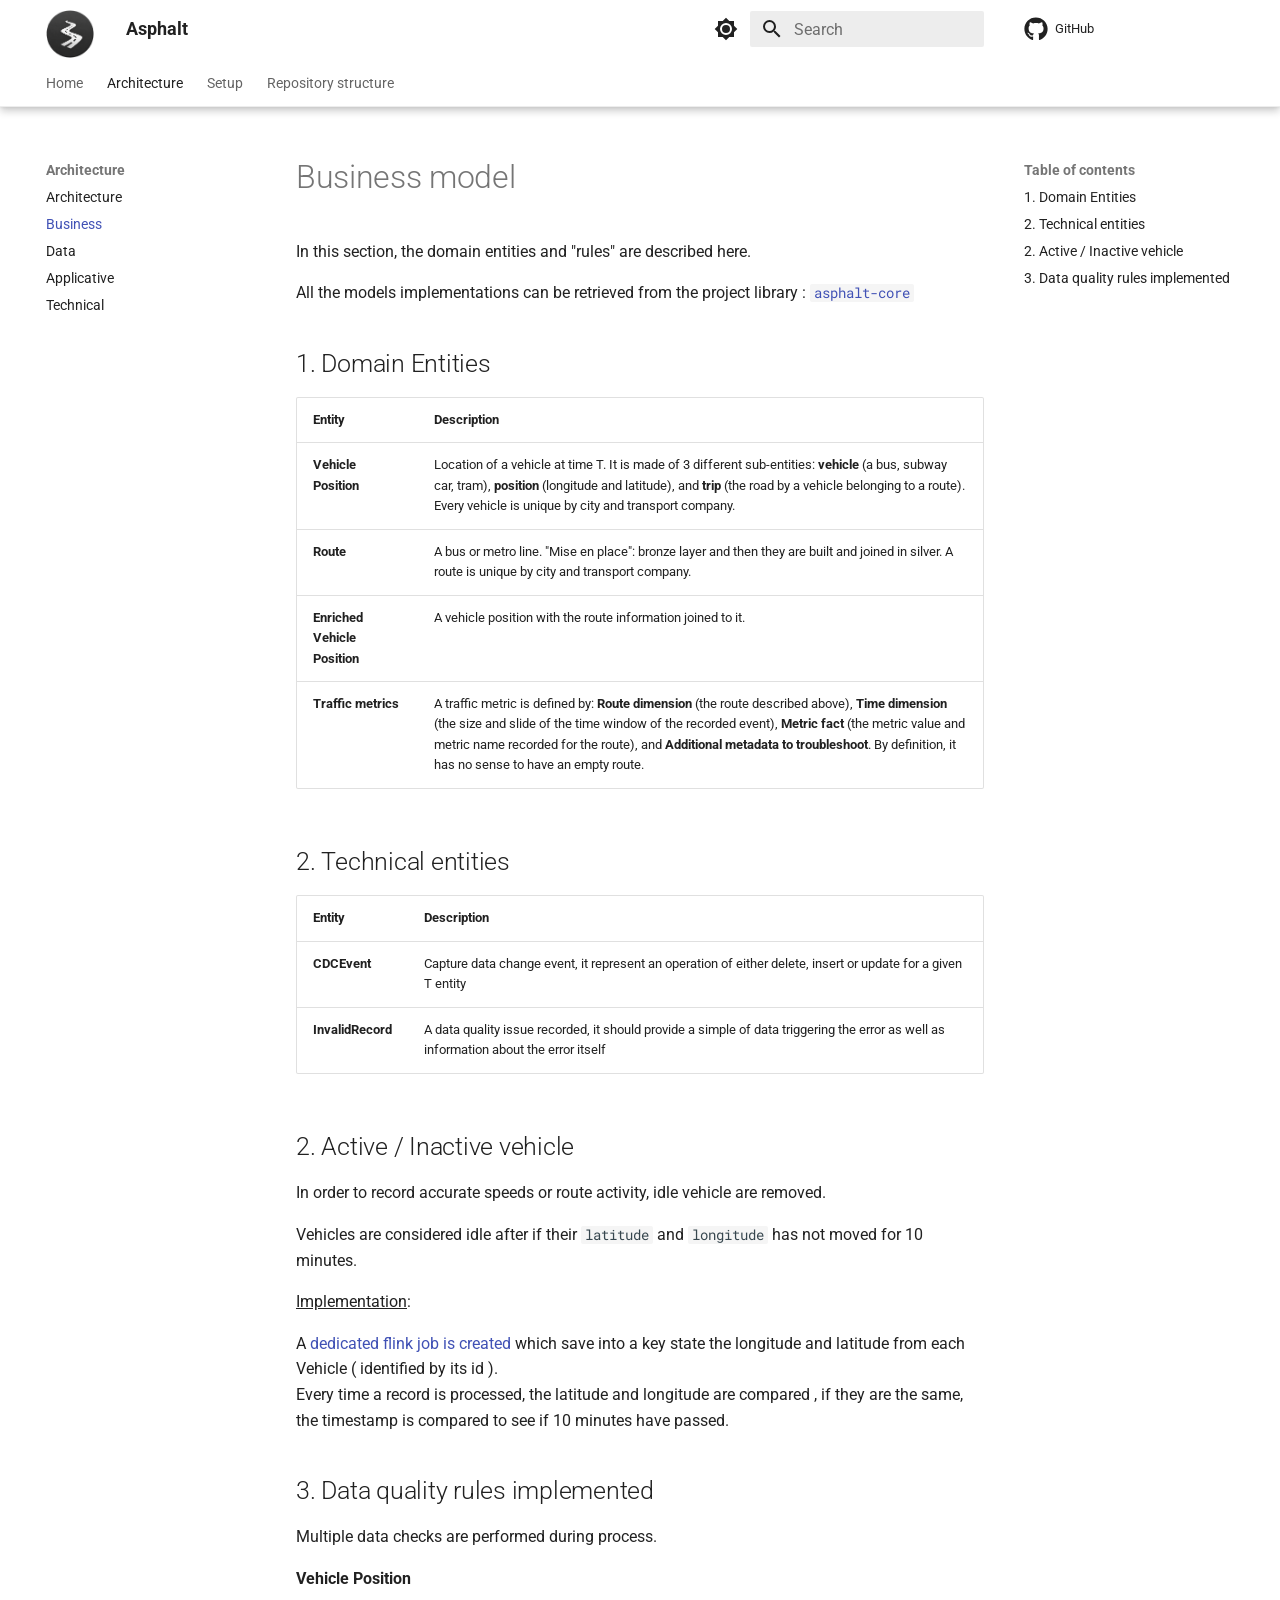
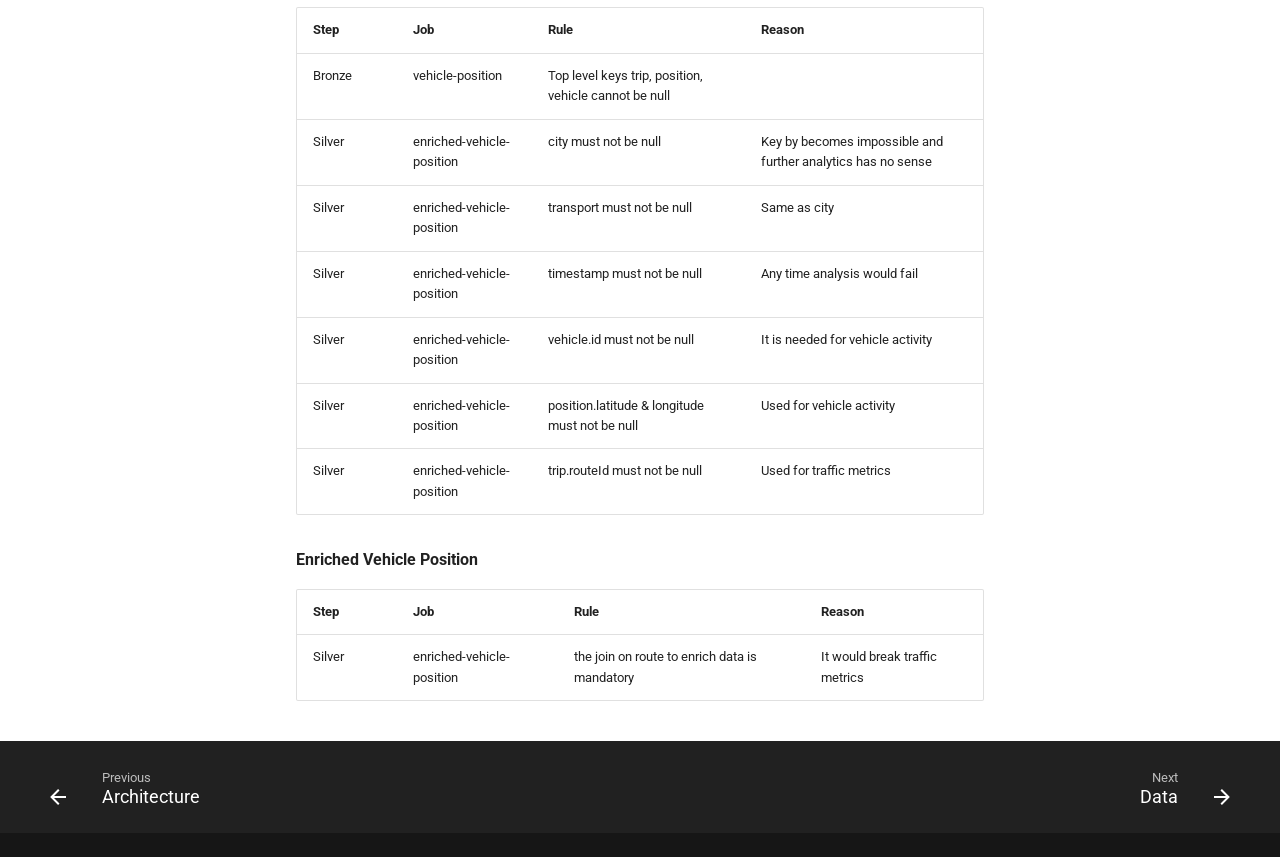
<file: architecture/domain/index.html>
<!doctype html>
<html lang="en" class="no-js">
  <head>
    
      <meta charset="utf-8">
      <meta name="viewport" content="width=device-width,initial-scale=1">
      
      
      
      
        <link rel="prev" href="../">
      
      
        <link rel="next" href="../data/">
      
      
        
      
      
      <link rel="icon" href="../../images/favicon.png">
      <meta name="generator" content="mkdocs-1.6.1, mkdocs-material-9.7.6">
    
    
      
        <title>Business - Asphalt</title>
      
    
    
      <link rel="stylesheet" href="../../assets/stylesheets/main.484c7ddc.min.css">
      
        
        <link rel="stylesheet" href="../../assets/stylesheets/palette.ab4e12ef.min.css">
      
      


    
    
      
    
    
      
        
        
        <link rel="preconnect" href="https://fonts.gstatic.com" crossorigin>
        <link rel="stylesheet" href="https://fonts.googleapis.com/css?family=Roboto:300,300i,400,400i,700,700i%7CRoboto+Mono:400,400i,700,700i&display=fallback">
        <style>:root{--md-text-font:"Roboto";--md-code-font:"Roboto Mono"}</style>
      
    
    
      <link rel="stylesheet" href="../../stylesheets/extra.css">
    
    <script>__md_scope=new URL("../..",location),__md_hash=e=>[...e].reduce(((e,_)=>(e<<5)-e+_.charCodeAt(0)),0),__md_get=(e,_=localStorage,t=__md_scope)=>JSON.parse(_.getItem(t.pathname+"."+e)),__md_set=(e,_,t=localStorage,a=__md_scope)=>{try{t.setItem(a.pathname+"."+e,JSON.stringify(_))}catch(e){}}</script>
    
      

    
    
  </head>
  
  
    
    
      
    
    
    
    
    <body dir="ltr" data-md-color-scheme="default" data-md-color-primary="white" data-md-color-accent="indigo">
  
    
    <input class="md-toggle" data-md-toggle="drawer" type="checkbox" id="__drawer" autocomplete="off">
    <input class="md-toggle" data-md-toggle="search" type="checkbox" id="__search" autocomplete="off">
    <label class="md-overlay" for="__drawer"></label>
    <div data-md-component="skip">
      
        
        <a href="#business-model" class="md-skip">
          Skip to content
        </a>
      
    </div>
    <div data-md-component="announce">
      
    </div>
    
    
      

  

<header class="md-header md-header--shadow md-header--lifted" data-md-component="header">
  <nav class="md-header__inner md-grid" aria-label="Header">
    <a href="../.." title="Asphalt" class="md-header__button md-logo" aria-label="Asphalt" data-md-component="logo">
      
  <img src="../../assets/logo.png" alt="logo">

    </a>
    <label class="md-header__button md-icon" for="__drawer">
      
      <svg xmlns="http://www.w3.org/2000/svg" viewBox="0 0 24 24"><path d="M3 6h18v2H3zm0 5h18v2H3zm0 5h18v2H3z"/></svg>
    </label>
    <div class="md-header__title" data-md-component="header-title">
      <div class="md-header__ellipsis">
        <div class="md-header__topic">
          <span class="md-ellipsis">
            Asphalt
          </span>
        </div>
        <div class="md-header__topic" data-md-component="header-topic">
          <span class="md-ellipsis">
            
              Business
            
          </span>
        </div>
      </div>
    </div>
    
      
        <form class="md-header__option" data-md-component="palette">
  
    
    
    
    <input class="md-option" data-md-color-media="" data-md-color-scheme="default" data-md-color-primary="white" data-md-color-accent="indigo"  aria-label="Switch to dark mode"  type="radio" name="__palette" id="__palette_0">
    
      <label class="md-header__button md-icon" title="Switch to dark mode" for="__palette_1" hidden>
        <svg xmlns="http://www.w3.org/2000/svg" viewBox="0 0 24 24"><path d="M12 8a4 4 0 0 0-4 4 4 4 0 0 0 4 4 4 4 0 0 0 4-4 4 4 0 0 0-4-4m0 10a6 6 0 0 1-6-6 6 6 0 0 1 6-6 6 6 0 0 1 6 6 6 6 0 0 1-6 6m8-9.31V4h-4.69L12 .69 8.69 4H4v4.69L.69 12 4 15.31V20h4.69L12 23.31 15.31 20H20v-4.69L23.31 12z"/></svg>
      </label>
    
  
    
    
    
    <input class="md-option" data-md-color-media="" data-md-color-scheme="slate" data-md-color-primary="black" data-md-color-accent="blue"  aria-label="Switch to light mode"  type="radio" name="__palette" id="__palette_1">
    
      <label class="md-header__button md-icon" title="Switch to light mode" for="__palette_0" hidden>
        <svg xmlns="http://www.w3.org/2000/svg" viewBox="0 0 24 24"><path d="M12 18c-.89 0-1.74-.2-2.5-.55C11.56 16.5 13 14.42 13 12s-1.44-4.5-3.5-5.45C10.26 6.2 11.11 6 12 6a6 6 0 0 1 6 6 6 6 0 0 1-6 6m8-9.31V4h-4.69L12 .69 8.69 4H4v4.69L.69 12 4 15.31V20h4.69L12 23.31 15.31 20H20v-4.69L23.31 12z"/></svg>
      </label>
    
  
</form>
      
    
    
      <script>var palette=__md_get("__palette");if(palette&&palette.color){if("(prefers-color-scheme)"===palette.color.media){var media=matchMedia("(prefers-color-scheme: light)"),input=document.querySelector(media.matches?"[data-md-color-media='(prefers-color-scheme: light)']":"[data-md-color-media='(prefers-color-scheme: dark)']");palette.color.media=input.getAttribute("data-md-color-media"),palette.color.scheme=input.getAttribute("data-md-color-scheme"),palette.color.primary=input.getAttribute("data-md-color-primary"),palette.color.accent=input.getAttribute("data-md-color-accent")}for(var[key,value]of Object.entries(palette.color))document.body.setAttribute("data-md-color-"+key,value)}</script>
    
    
    
      
      
        <label class="md-header__button md-icon" for="__search">
          
          <svg xmlns="http://www.w3.org/2000/svg" viewBox="0 0 24 24"><path d="M9.5 3A6.5 6.5 0 0 1 16 9.5c0 1.61-.59 3.09-1.56 4.23l.27.27h.79l5 5-1.5 1.5-5-5v-.79l-.27-.27A6.52 6.52 0 0 1 9.5 16 6.5 6.5 0 0 1 3 9.5 6.5 6.5 0 0 1 9.5 3m0 2C7 5 5 7 5 9.5S7 14 9.5 14 14 12 14 9.5 12 5 9.5 5"/></svg>
        </label>
        <div class="md-search" data-md-component="search" role="dialog">
  <label class="md-search__overlay" for="__search"></label>
  <div class="md-search__inner" role="search">
    <form class="md-search__form" name="search">
      <input type="text" class="md-search__input" name="query" aria-label="Search" placeholder="Search" autocapitalize="off" autocorrect="off" autocomplete="off" spellcheck="false" data-md-component="search-query" required>
      <label class="md-search__icon md-icon" for="__search">
        
        <svg xmlns="http://www.w3.org/2000/svg" viewBox="0 0 24 24"><path d="M9.5 3A6.5 6.5 0 0 1 16 9.5c0 1.61-.59 3.09-1.56 4.23l.27.27h.79l5 5-1.5 1.5-5-5v-.79l-.27-.27A6.52 6.52 0 0 1 9.5 16 6.5 6.5 0 0 1 3 9.5 6.5 6.5 0 0 1 9.5 3m0 2C7 5 5 7 5 9.5S7 14 9.5 14 14 12 14 9.5 12 5 9.5 5"/></svg>
        
        <svg xmlns="http://www.w3.org/2000/svg" viewBox="0 0 24 24"><path d="M20 11v2H8l5.5 5.5-1.42 1.42L4.16 12l7.92-7.92L13.5 5.5 8 11z"/></svg>
      </label>
      <nav class="md-search__options" aria-label="Search">
        
        <button type="reset" class="md-search__icon md-icon" title="Clear" aria-label="Clear" tabindex="-1">
          
          <svg xmlns="http://www.w3.org/2000/svg" viewBox="0 0 24 24"><path d="M19 6.41 17.59 5 12 10.59 6.41 5 5 6.41 10.59 12 5 17.59 6.41 19 12 13.41 17.59 19 19 17.59 13.41 12z"/></svg>
        </button>
      </nav>
      
    </form>
    <div class="md-search__output">
      <div class="md-search__scrollwrap" tabindex="0" data-md-scrollfix>
        <div class="md-search-result" data-md-component="search-result">
          <div class="md-search-result__meta">
            Initializing search
          </div>
          <ol class="md-search-result__list" role="presentation"></ol>
        </div>
      </div>
    </div>
  </div>
</div>
      
    
    
      <div class="md-header__source">
        <a href="https://github.com/markov-ngz/Asphalt" title="Go to repository" class="md-source" data-md-component="source">
  <div class="md-source__icon md-icon">
    
    <svg xmlns="http://www.w3.org/2000/svg" viewBox="0 0 512 512"><!--! Font Awesome Free 7.1.0 by @fontawesome - https://fontawesome.com License - https://fontawesome.com/license/free (Icons: CC BY 4.0, Fonts: SIL OFL 1.1, Code: MIT License) Copyright 2025 Fonticons, Inc.--><path d="M173.9 397.4c0 2-2.3 3.6-5.2 3.6-3.3.3-5.6-1.3-5.6-3.6 0-2 2.3-3.6 5.2-3.6 3-.3 5.6 1.3 5.6 3.6m-31.1-4.5c-.7 2 1.3 4.3 4.3 4.9 2.6 1 5.6 0 6.2-2s-1.3-4.3-4.3-5.2c-2.6-.7-5.5.3-6.2 2.3m44.2-1.7c-2.9.7-4.9 2.6-4.6 4.9.3 2 2.9 3.3 5.9 2.6 2.9-.7 4.9-2.6 4.6-4.6-.3-1.9-3-3.2-5.9-2.9M252.8 8C114.1 8 8 113.3 8 252c0 110.9 69.8 205.8 169.5 239.2 12.8 2.3 17.3-5.6 17.3-12.1 0-6.2-.3-40.4-.3-61.4 0 0-70 15-84.7-29.8 0 0-11.4-29.1-27.8-36.6 0 0-22.9-15.7 1.6-15.4 0 0 24.9 2 38.6 25.8 21.9 38.6 58.6 27.5 72.9 20.9 2.3-16 8.8-27.1 16-33.7-55.9-6.2-112.3-14.3-112.3-110.5 0-27.5 7.6-41.3 23.6-58.9-2.6-6.5-11.1-33.3 2.6-67.9 20.9-6.5 69 27 69 27 20-5.6 41.5-8.5 62.8-8.5s42.8 2.9 62.8 8.5c0 0 48.1-33.6 69-27 13.7 34.7 5.2 61.4 2.6 67.9 16 17.7 25.8 31.5 25.8 58.9 0 96.5-58.9 104.2-114.8 110.5 9.2 7.9 17 22.9 17 46.4 0 33.7-.3 75.4-.3 83.6 0 6.5 4.6 14.4 17.3 12.1C436.2 457.8 504 362.9 504 252 504 113.3 391.5 8 252.8 8M105.2 352.9c-1.3 1-1 3.3.7 5.2 1.6 1.6 3.9 2.3 5.2 1 1.3-1 1-3.3-.7-5.2-1.6-1.6-3.9-2.3-5.2-1m-10.8-8.1c-.7 1.3.3 2.9 2.3 3.9 1.6 1 3.6.7 4.3-.7.7-1.3-.3-2.9-2.3-3.9-2-.6-3.6-.3-4.3.7m32.4 35.6c-1.6 1.3-1 4.3 1.3 6.2 2.3 2.3 5.2 2.6 6.5 1 1.3-1.3.7-4.3-1.3-6.2-2.2-2.3-5.2-2.6-6.5-1m-11.4-14.7c-1.6 1-1.6 3.6 0 5.9s4.3 3.3 5.6 2.3c1.6-1.3 1.6-3.9 0-6.2-1.4-2.3-4-3.3-5.6-2"/></svg>
  </div>
  <div class="md-source__repository">
    GitHub
  </div>
</a>
      </div>
    
  </nav>
  
    
      
<nav class="md-tabs" aria-label="Tabs" data-md-component="tabs">
  <div class="md-grid">
    <ul class="md-tabs__list">
      
        
  
  
  
  
    <li class="md-tabs__item">
      <a href="../.." class="md-tabs__link">
        
  
  
    
  
  Home

      </a>
    </li>
  

      
        
  
  
  
    
  
  
    
    
      <li class="md-tabs__item md-tabs__item--active">
        <a href="../" class="md-tabs__link">
          
  
  
  Architecture

        </a>
      </li>
    
  

      
        
  
  
  
  
    
    
      <li class="md-tabs__item">
        <a href="../../setup/" class="md-tabs__link">
          
  
  
  Setup

        </a>
      </li>
    
  

      
        
  
  
  
  
    <li class="md-tabs__item">
      <a href="../../repository_structure/" class="md-tabs__link">
        
  
  
    
  
  Repository structure

      </a>
    </li>
  

      
    </ul>
  </div>
</nav>
    
  
</header>
    
    <div class="md-container" data-md-component="container">
      
      
        
      
      <main class="md-main" data-md-component="main">
        <div class="md-main__inner md-grid">
          
            
              
              <div class="md-sidebar md-sidebar--primary" data-md-component="sidebar" data-md-type="navigation" >
                <div class="md-sidebar__scrollwrap">
                  <div class="md-sidebar__inner">
                    


  


<nav class="md-nav md-nav--primary md-nav--lifted" aria-label="Navigation" data-md-level="0">
  <label class="md-nav__title" for="__drawer">
    <a href="../.." title="Asphalt" class="md-nav__button md-logo" aria-label="Asphalt" data-md-component="logo">
      
  <img src="../../assets/logo.png" alt="logo">

    </a>
    Asphalt
  </label>
  
    <div class="md-nav__source">
      <a href="https://github.com/markov-ngz/Asphalt" title="Go to repository" class="md-source" data-md-component="source">
  <div class="md-source__icon md-icon">
    
    <svg xmlns="http://www.w3.org/2000/svg" viewBox="0 0 512 512"><!--! Font Awesome Free 7.1.0 by @fontawesome - https://fontawesome.com License - https://fontawesome.com/license/free (Icons: CC BY 4.0, Fonts: SIL OFL 1.1, Code: MIT License) Copyright 2025 Fonticons, Inc.--><path d="M173.9 397.4c0 2-2.3 3.6-5.2 3.6-3.3.3-5.6-1.3-5.6-3.6 0-2 2.3-3.6 5.2-3.6 3-.3 5.6 1.3 5.6 3.6m-31.1-4.5c-.7 2 1.3 4.3 4.3 4.9 2.6 1 5.6 0 6.2-2s-1.3-4.3-4.3-5.2c-2.6-.7-5.5.3-6.2 2.3m44.2-1.7c-2.9.7-4.9 2.6-4.6 4.9.3 2 2.9 3.3 5.9 2.6 2.9-.7 4.9-2.6 4.6-4.6-.3-1.9-3-3.2-5.9-2.9M252.8 8C114.1 8 8 113.3 8 252c0 110.9 69.8 205.8 169.5 239.2 12.8 2.3 17.3-5.6 17.3-12.1 0-6.2-.3-40.4-.3-61.4 0 0-70 15-84.7-29.8 0 0-11.4-29.1-27.8-36.6 0 0-22.9-15.7 1.6-15.4 0 0 24.9 2 38.6 25.8 21.9 38.6 58.6 27.5 72.9 20.9 2.3-16 8.8-27.1 16-33.7-55.9-6.2-112.3-14.3-112.3-110.5 0-27.5 7.6-41.3 23.6-58.9-2.6-6.5-11.1-33.3 2.6-67.9 20.9-6.5 69 27 69 27 20-5.6 41.5-8.5 62.8-8.5s42.8 2.9 62.8 8.5c0 0 48.1-33.6 69-27 13.7 34.7 5.2 61.4 2.6 67.9 16 17.7 25.8 31.5 25.8 58.9 0 96.5-58.9 104.2-114.8 110.5 9.2 7.9 17 22.9 17 46.4 0 33.7-.3 75.4-.3 83.6 0 6.5 4.6 14.4 17.3 12.1C436.2 457.8 504 362.9 504 252 504 113.3 391.5 8 252.8 8M105.2 352.9c-1.3 1-1 3.3.7 5.2 1.6 1.6 3.9 2.3 5.2 1 1.3-1 1-3.3-.7-5.2-1.6-1.6-3.9-2.3-5.2-1m-10.8-8.1c-.7 1.3.3 2.9 2.3 3.9 1.6 1 3.6.7 4.3-.7.7-1.3-.3-2.9-2.3-3.9-2-.6-3.6-.3-4.3.7m32.4 35.6c-1.6 1.3-1 4.3 1.3 6.2 2.3 2.3 5.2 2.6 6.5 1 1.3-1.3.7-4.3-1.3-6.2-2.2-2.3-5.2-2.6-6.5-1m-11.4-14.7c-1.6 1-1.6 3.6 0 5.9s4.3 3.3 5.6 2.3c1.6-1.3 1.6-3.9 0-6.2-1.4-2.3-4-3.3-5.6-2"/></svg>
  </div>
  <div class="md-source__repository">
    GitHub
  </div>
</a>
    </div>
  
  <ul class="md-nav__list" data-md-scrollfix>
    
      
      
  
  
  
  
    <li class="md-nav__item">
      <a href="../.." class="md-nav__link">
        
  
  
  <span class="md-ellipsis">
    
  
    Home
  

    
  </span>
  
  

      </a>
    </li>
  

    
      
      
  
  
    
  
  
  
    
    
    
    
      
        
        
      
      
        
      
    
    
    <li class="md-nav__item md-nav__item--active md-nav__item--section md-nav__item--nested">
      
        
        
        <input class="md-nav__toggle md-toggle " type="checkbox" id="__nav_2" checked>
        
          
          <label class="md-nav__link" for="__nav_2" id="__nav_2_label" tabindex="">
            
  
  
  <span class="md-ellipsis">
    
  
    Architecture
  

    
  </span>
  
  

            <span class="md-nav__icon md-icon"></span>
          </label>
        
        <nav class="md-nav" data-md-level="1" aria-labelledby="__nav_2_label" aria-expanded="true">
          <label class="md-nav__title" for="__nav_2">
            <span class="md-nav__icon md-icon"></span>
            
  
    Architecture
  

          </label>
          <ul class="md-nav__list" data-md-scrollfix>
            
              
                
  
  
  
  
    <li class="md-nav__item">
      <a href="../" class="md-nav__link">
        
  
  
  <span class="md-ellipsis">
    
  
    Architecture
  

    
  </span>
  
  

      </a>
    </li>
  

              
            
              
                
  
  
    
  
  
  
    <li class="md-nav__item md-nav__item--active">
      
      <input class="md-nav__toggle md-toggle" type="checkbox" id="__toc">
      
      
        
      
      
        <label class="md-nav__link md-nav__link--active" for="__toc">
          
  
  
  <span class="md-ellipsis">
    
  
    Business
  

    
  </span>
  
  

          <span class="md-nav__icon md-icon"></span>
        </label>
      
      <a href="./" class="md-nav__link md-nav__link--active">
        
  
  
  <span class="md-ellipsis">
    
  
    Business
  

    
  </span>
  
  

      </a>
      
        

<nav class="md-nav md-nav--secondary" aria-label="Table of contents">
  
  
  
    
  
  
    <label class="md-nav__title" for="__toc">
      <span class="md-nav__icon md-icon"></span>
      Table of contents
    </label>
    <ul class="md-nav__list" data-md-component="toc" data-md-scrollfix>
      
        <li class="md-nav__item">
  <a href="#1-domain-entities" class="md-nav__link">
    <span class="md-ellipsis">
      
        1. Domain Entities
      
    </span>
  </a>
  
</li>
      
        <li class="md-nav__item">
  <a href="#2-technical-entities" class="md-nav__link">
    <span class="md-ellipsis">
      
        2. Technical entities
      
    </span>
  </a>
  
</li>
      
        <li class="md-nav__item">
  <a href="#2-active-inactive-vehicle" class="md-nav__link">
    <span class="md-ellipsis">
      
        2. Active / Inactive vehicle
      
    </span>
  </a>
  
</li>
      
        <li class="md-nav__item">
  <a href="#3-data-quality-rules-implemented" class="md-nav__link">
    <span class="md-ellipsis">
      
        3. Data quality rules implemented
      
    </span>
  </a>
  
</li>
      
    </ul>
  
</nav>
      
    </li>
  

              
            
              
                
  
  
  
  
    <li class="md-nav__item">
      <a href="../data/" class="md-nav__link">
        
  
  
  <span class="md-ellipsis">
    
  
    Data
  

    
  </span>
  
  

      </a>
    </li>
  

              
            
              
                
  
  
  
  
    <li class="md-nav__item">
      <a href="../applicative/" class="md-nav__link">
        
  
  
  <span class="md-ellipsis">
    
  
    Applicative
  

    
  </span>
  
  

      </a>
    </li>
  

              
            
              
                
  
  
  
  
    <li class="md-nav__item">
      <a href="../technical/" class="md-nav__link">
        
  
  
  <span class="md-ellipsis">
    
  
    Technical
  

    
  </span>
  
  

      </a>
    </li>
  

              
            
          </ul>
        </nav>
      
    </li>
  

    
      
      
  
  
  
  
    
    
    
    
      
      
        
      
    
    
    <li class="md-nav__item md-nav__item--nested">
      
        
        
        <input class="md-nav__toggle md-toggle " type="checkbox" id="__nav_3" >
        
          
          <label class="md-nav__link" for="__nav_3" id="__nav_3_label" tabindex="0">
            
  
  
  <span class="md-ellipsis">
    
  
    Setup
  

    
  </span>
  
  

            <span class="md-nav__icon md-icon"></span>
          </label>
        
        <nav class="md-nav" data-md-level="1" aria-labelledby="__nav_3_label" aria-expanded="false">
          <label class="md-nav__title" for="__nav_3">
            <span class="md-nav__icon md-icon"></span>
            
  
    Setup
  

          </label>
          <ul class="md-nav__list" data-md-scrollfix>
            
              
                
  
  
  
  
    <li class="md-nav__item">
      <a href="../../setup/" class="md-nav__link">
        
  
  
  <span class="md-ellipsis">
    
  
    Setup
  

    
  </span>
  
  

      </a>
    </li>
  

              
            
              
                
  
  
  
  
    <li class="md-nav__item">
      <a href="../../setup/kubernetes/" class="md-nav__link">
        
  
  
  <span class="md-ellipsis">
    
  
    Kubernetes
  

    
  </span>
  
  

      </a>
    </li>
  

              
            
              
                
  
  
  
  
    <li class="md-nav__item">
      <a href="../../setup/docker/" class="md-nav__link">
        
  
  
  <span class="md-ellipsis">
    
  
    Docker
  

    
  </span>
  
  

      </a>
    </li>
  

              
            
          </ul>
        </nav>
      
    </li>
  

    
      
      
  
  
  
  
    <li class="md-nav__item">
      <a href="../../repository_structure/" class="md-nav__link">
        
  
  
  <span class="md-ellipsis">
    
  
    Repository structure
  

    
  </span>
  
  

      </a>
    </li>
  

    
  </ul>
</nav>
                  </div>
                </div>
              </div>
            
            
              
              <div class="md-sidebar md-sidebar--secondary" data-md-component="sidebar" data-md-type="toc" >
                <div class="md-sidebar__scrollwrap">
                  <div class="md-sidebar__inner">
                    

<nav class="md-nav md-nav--secondary" aria-label="Table of contents">
  
  
  
    
  
  
    <label class="md-nav__title" for="__toc">
      <span class="md-nav__icon md-icon"></span>
      Table of contents
    </label>
    <ul class="md-nav__list" data-md-component="toc" data-md-scrollfix>
      
        <li class="md-nav__item">
  <a href="#1-domain-entities" class="md-nav__link">
    <span class="md-ellipsis">
      
        1. Domain Entities
      
    </span>
  </a>
  
</li>
      
        <li class="md-nav__item">
  <a href="#2-technical-entities" class="md-nav__link">
    <span class="md-ellipsis">
      
        2. Technical entities
      
    </span>
  </a>
  
</li>
      
        <li class="md-nav__item">
  <a href="#2-active-inactive-vehicle" class="md-nav__link">
    <span class="md-ellipsis">
      
        2. Active / Inactive vehicle
      
    </span>
  </a>
  
</li>
      
        <li class="md-nav__item">
  <a href="#3-data-quality-rules-implemented" class="md-nav__link">
    <span class="md-ellipsis">
      
        3. Data quality rules implemented
      
    </span>
  </a>
  
</li>
      
    </ul>
  
</nav>
                  </div>
                </div>
              </div>
            
          
          
            <div class="md-content" data-md-component="content">
              
              <article class="md-content__inner md-typeset">
                
                  


  
  


<h1 id="business-model">Business model</h1>
<p>In this section, the domain entities and "rules" are described here.</p>
<p>All the models implementations can be retrieved from the project library : <a href="https://github.com/markov-ngz/asphalt/libs/asphalt-core"><code>asphalt-core</code></a> </p>
<h2 id="1-domain-entities">1. Domain Entities</h2>
<table>
<thead>
<tr>
<th>Entity</th>
<th>Description</th>
</tr>
</thead>
<tbody>
<tr>
<td><strong>Vehicle Position</strong></td>
<td>Location of a vehicle at time T. It is made of 3 different sub-entities: <strong>vehicle</strong> (a bus, subway car, tram), <strong>position</strong> (longitude and latitude), and <strong>trip</strong> (the road by a vehicle belonging to a route). Every vehicle is unique by city and transport company.</td>
</tr>
<tr>
<td><strong>Route</strong></td>
<td>A bus or metro line. "Mise en place": bronze layer and then they are built and joined in silver. A route is unique by city and transport company.</td>
</tr>
<tr>
<td><strong>Enriched Vehicle Position</strong></td>
<td>A vehicle position with the route information joined to it.</td>
</tr>
<tr>
<td><strong>Traffic metrics</strong></td>
<td>A traffic metric is defined by: <strong>Route dimension</strong> (the route described above), <strong>Time dimension</strong> (the size and slide of the time window of the recorded event), <strong>Metric fact</strong> (the metric value and metric name recorded for the route), and <strong>Additional metadata to troubleshoot</strong>. By definition, it has no sense to have an empty route.</td>
</tr>
</tbody>
</table>
<h2 id="2-technical-entities">2. Technical entities</h2>
<table>
<thead>
<tr>
<th>Entity</th>
<th>Description</th>
</tr>
</thead>
<tbody>
<tr>
<td><strong>CDCEvent</strong></td>
<td>Capture data change event, it represent an operation of either delete, insert or update for a given T entity</td>
</tr>
<tr>
<td><strong>InvalidRecord</strong></td>
<td>A data quality issue recorded, it should provide a simple of data triggering the error as well as information about the error itself</td>
</tr>
</tbody>
</table>
<h2 id="2-active-inactive-vehicle">2. Active  / Inactive  vehicle</h2>
<p>In order to record accurate speeds or route activity, idle vehicle are removed.</p>
<p>Vehicles are considered idle after if their <code>latitude</code> and <code>longitude</code> has not moved for 10 minutes.</p>
<p><u>Implementation</u>: </p>
<p>A <a href="https://github.com/markov-ngz/asphalt/etl/03-silver/active-enriched-vehicle">dedicated flink job is created</a> which save into a key state the longitude and latitude from each Vehicle ( identified by its id ).<br>
Every time a record is processed, the latitude and longitude are compared , if they are the same, the timestamp is compared to see if 10 minutes have passed.</p>
<h2 id="3-data-quality-rules-implemented">3. Data quality rules implemented</h2>
<p>Multiple data checks are performed during process.</p>
<p><strong>Vehicle Position</strong></p>
<table>
<thead>
<tr>
<th>Step</th>
<th>Job</th>
<th>Rule</th>
<th>Reason</th>
</tr>
</thead>
<tbody>
<tr>
<td>Bronze</td>
<td>vehicle-position</td>
<td>Top level keys trip, position, vehicle cannot be null</td>
<td></td>
</tr>
<tr>
<td>Silver</td>
<td>enriched-vehicle-position</td>
<td>city must not be null</td>
<td>Key by becomes impossible and further analytics has no sense</td>
</tr>
<tr>
<td>Silver</td>
<td>enriched-vehicle-position</td>
<td>transport must not be null</td>
<td>Same as city</td>
</tr>
<tr>
<td>Silver</td>
<td>enriched-vehicle-position</td>
<td>timestamp must not be null</td>
<td>Any time analysis would fail</td>
</tr>
<tr>
<td>Silver</td>
<td>enriched-vehicle-position</td>
<td>vehicle.id must not be null</td>
<td>It is needed for vehicle activity</td>
</tr>
<tr>
<td>Silver</td>
<td>enriched-vehicle-position</td>
<td>position.latitude &amp; longitude must not be null</td>
<td>Used for vehicle activity</td>
</tr>
<tr>
<td>Silver</td>
<td>enriched-vehicle-position</td>
<td>trip.routeId must not be null</td>
<td>Used for traffic metrics</td>
</tr>
</tbody>
</table>
<p><strong>Enriched Vehicle Position</strong></p>
<table>
<thead>
<tr>
<th>Step</th>
<th>Job</th>
<th>Rule</th>
<th>Reason</th>
</tr>
</thead>
<tbody>
<tr>
<td>Silver</td>
<td>enriched-vehicle-position</td>
<td>the join on route to enrich data is mandatory</td>
<td>It would break traffic metrics</td>
</tr>
</tbody>
</table>












                
              </article>
            </div>
          
          
<script>var target=document.getElementById(location.hash.slice(1));target&&target.name&&(target.checked=target.name.startsWith("__tabbed_"))</script>
        </div>
        
      </main>
      
        <footer class="md-footer">
  
    
      
      <nav class="md-footer__inner md-grid" aria-label="Footer" >
        
          
          <a href="../" class="md-footer__link md-footer__link--prev" aria-label="Previous: Architecture">
            <div class="md-footer__button md-icon">
              
              <svg xmlns="http://www.w3.org/2000/svg" viewBox="0 0 24 24"><path d="M20 11v2H8l5.5 5.5-1.42 1.42L4.16 12l7.92-7.92L13.5 5.5 8 11z"/></svg>
            </div>
            <div class="md-footer__title">
              <span class="md-footer__direction">
                Previous
              </span>
              <div class="md-ellipsis">
                Architecture
              </div>
            </div>
          </a>
        
        
          
          <a href="../data/" class="md-footer__link md-footer__link--next" aria-label="Next: Data">
            <div class="md-footer__title">
              <span class="md-footer__direction">
                Next
              </span>
              <div class="md-ellipsis">
                Data
              </div>
            </div>
            <div class="md-footer__button md-icon">
              
              <svg xmlns="http://www.w3.org/2000/svg" viewBox="0 0 24 24"><path d="M4 11v2h12l-5.5 5.5 1.42 1.42L19.84 12l-7.92-7.92L10.5 5.5 16 11z"/></svg>
            </div>
          </a>
        
      </nav>
    
  
  <div class="md-footer-meta md-typeset">
    <div class="md-footer-meta__inner md-grid">
      <div class="md-copyright">
  
  
</div>
      
    </div>
  </div>
</footer>
      
    </div>
    <div class="md-dialog" data-md-component="dialog">
      <div class="md-dialog__inner md-typeset"></div>
    </div>
    
      <div class="md-progress" data-md-component="progress" role="progressbar"></div>
    
    
    
      
      
      <script id="__config" type="application/json">{"annotate": null, "base": "../..", "features": ["navigation.tabs", "navigation.sections", "navigation.tabs.sticky", "content.code.copy", "navigation.footer", "navigation.instant", "navigation.instant.progress"], "search": "../../assets/javascripts/workers/search.2c215733.min.js", "tags": null, "translations": {"clipboard.copied": "Copied to clipboard", "clipboard.copy": "Copy to clipboard", "search.result.more.one": "1 more on this page", "search.result.more.other": "# more on this page", "search.result.none": "No matching documents", "search.result.one": "1 matching document", "search.result.other": "# matching documents", "search.result.placeholder": "Type to start searching", "search.result.term.missing": "Missing", "select.version": "Select version"}, "version": null}</script>
    
    
      <script src="../../assets/javascripts/bundle.79ae519e.min.js"></script>
      
    
  </body>
</html>
</file>
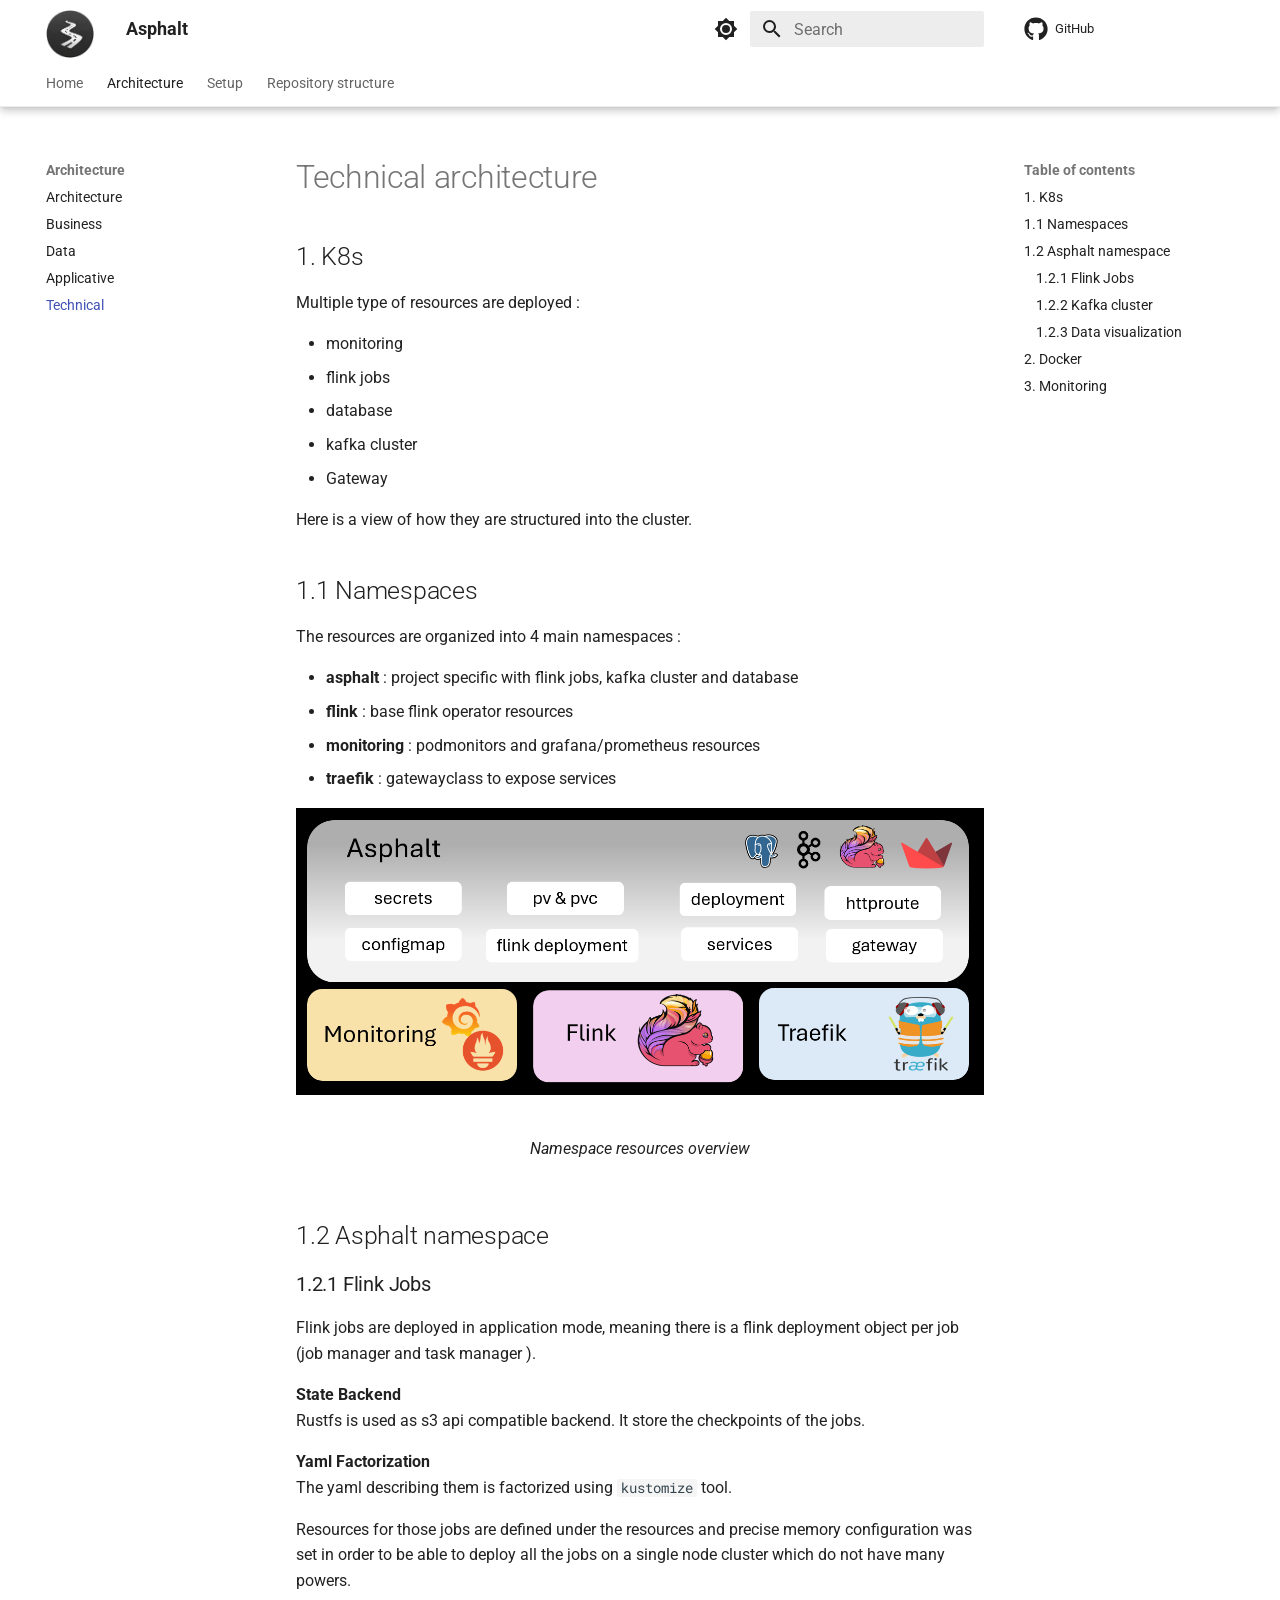
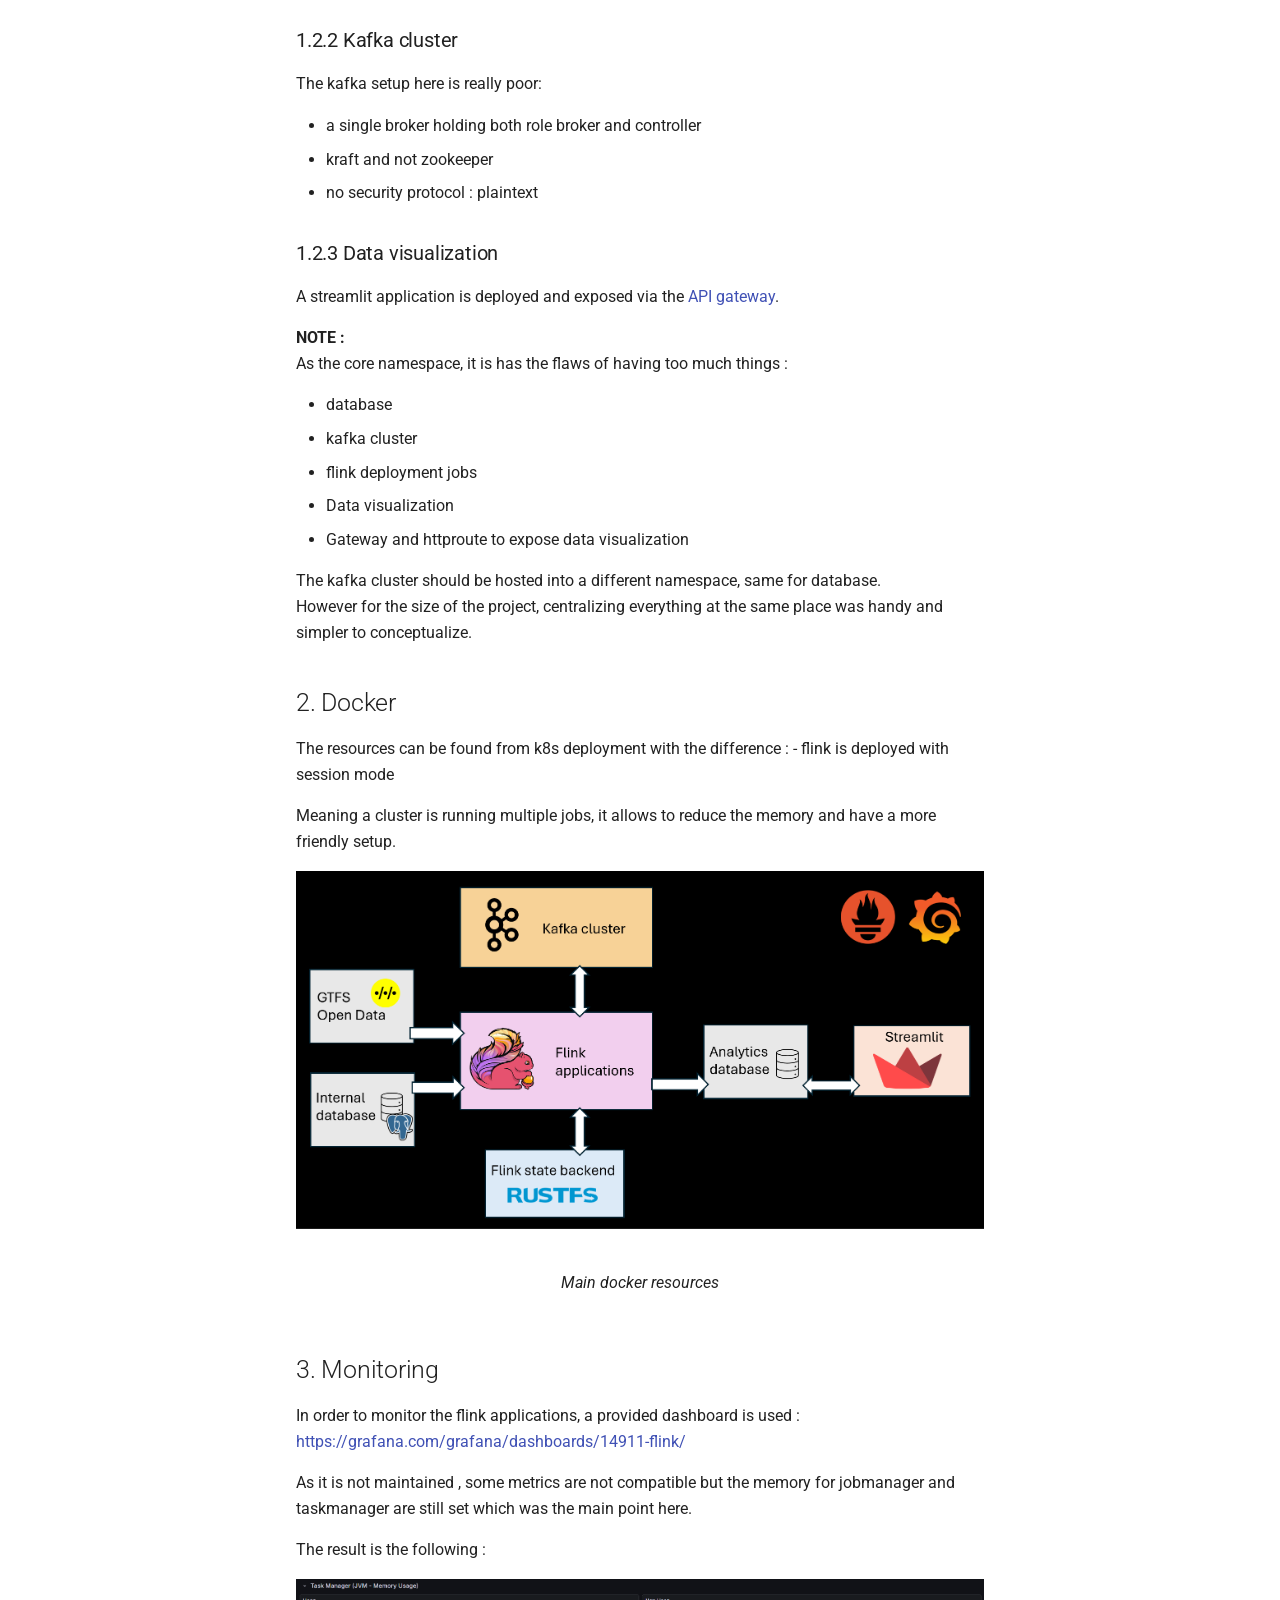
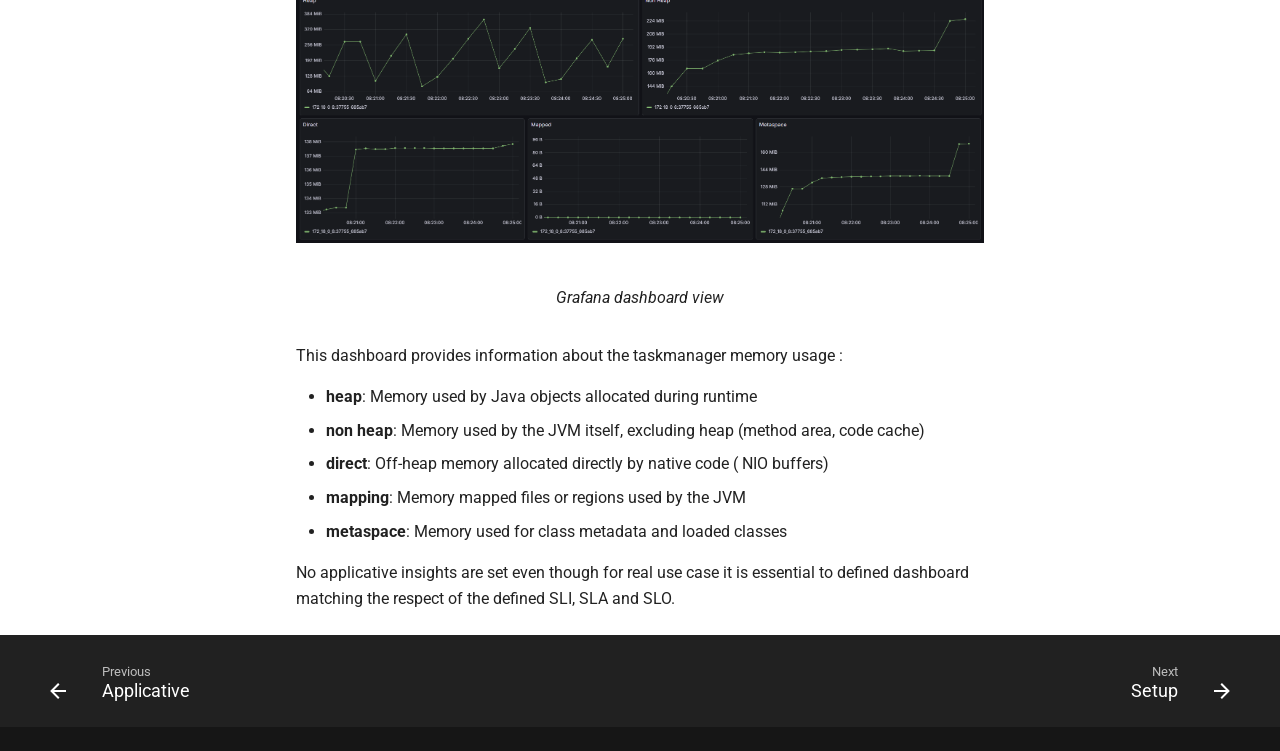
<file: architecture/technical/index.html>
<!doctype html>
<html lang="en" class="no-js">
  <head>
    
      <meta charset="utf-8">
      <meta name="viewport" content="width=device-width,initial-scale=1">
      
      
      
      
        <link rel="prev" href="../applicative/">
      
      
        <link rel="next" href="../../setup/">
      
      
        
      
      
      <link rel="icon" href="../../images/favicon.png">
      <meta name="generator" content="mkdocs-1.6.1, mkdocs-material-9.7.6">
    
    
      
        <title>Technical - Asphalt</title>
      
    
    
      <link rel="stylesheet" href="../../assets/stylesheets/main.484c7ddc.min.css">
      
        
        <link rel="stylesheet" href="../../assets/stylesheets/palette.ab4e12ef.min.css">
      
      


    
    
      
    
    
      
        
        
        <link rel="preconnect" href="https://fonts.gstatic.com" crossorigin>
        <link rel="stylesheet" href="https://fonts.googleapis.com/css?family=Roboto:300,300i,400,400i,700,700i%7CRoboto+Mono:400,400i,700,700i&display=fallback">
        <style>:root{--md-text-font:"Roboto";--md-code-font:"Roboto Mono"}</style>
      
    
    
      <link rel="stylesheet" href="../../stylesheets/extra.css">
    
    <script>__md_scope=new URL("../..",location),__md_hash=e=>[...e].reduce(((e,_)=>(e<<5)-e+_.charCodeAt(0)),0),__md_get=(e,_=localStorage,t=__md_scope)=>JSON.parse(_.getItem(t.pathname+"."+e)),__md_set=(e,_,t=localStorage,a=__md_scope)=>{try{t.setItem(a.pathname+"."+e,JSON.stringify(_))}catch(e){}}</script>
    
      

    
    
  </head>
  
  
    
    
      
    
    
    
    
    <body dir="ltr" data-md-color-scheme="default" data-md-color-primary="white" data-md-color-accent="indigo">
  
    
    <input class="md-toggle" data-md-toggle="drawer" type="checkbox" id="__drawer" autocomplete="off">
    <input class="md-toggle" data-md-toggle="search" type="checkbox" id="__search" autocomplete="off">
    <label class="md-overlay" for="__drawer"></label>
    <div data-md-component="skip">
      
        
        <a href="#technical-architecture" class="md-skip">
          Skip to content
        </a>
      
    </div>
    <div data-md-component="announce">
      
    </div>
    
    
      

  

<header class="md-header md-header--shadow md-header--lifted" data-md-component="header">
  <nav class="md-header__inner md-grid" aria-label="Header">
    <a href="../.." title="Asphalt" class="md-header__button md-logo" aria-label="Asphalt" data-md-component="logo">
      
  <img src="../../assets/logo.png" alt="logo">

    </a>
    <label class="md-header__button md-icon" for="__drawer">
      
      <svg xmlns="http://www.w3.org/2000/svg" viewBox="0 0 24 24"><path d="M3 6h18v2H3zm0 5h18v2H3zm0 5h18v2H3z"/></svg>
    </label>
    <div class="md-header__title" data-md-component="header-title">
      <div class="md-header__ellipsis">
        <div class="md-header__topic">
          <span class="md-ellipsis">
            Asphalt
          </span>
        </div>
        <div class="md-header__topic" data-md-component="header-topic">
          <span class="md-ellipsis">
            
              Technical
            
          </span>
        </div>
      </div>
    </div>
    
      
        <form class="md-header__option" data-md-component="palette">
  
    
    
    
    <input class="md-option" data-md-color-media="" data-md-color-scheme="default" data-md-color-primary="white" data-md-color-accent="indigo"  aria-label="Switch to dark mode"  type="radio" name="__palette" id="__palette_0">
    
      <label class="md-header__button md-icon" title="Switch to dark mode" for="__palette_1" hidden>
        <svg xmlns="http://www.w3.org/2000/svg" viewBox="0 0 24 24"><path d="M12 8a4 4 0 0 0-4 4 4 4 0 0 0 4 4 4 4 0 0 0 4-4 4 4 0 0 0-4-4m0 10a6 6 0 0 1-6-6 6 6 0 0 1 6-6 6 6 0 0 1 6 6 6 6 0 0 1-6 6m8-9.31V4h-4.69L12 .69 8.69 4H4v4.69L.69 12 4 15.31V20h4.69L12 23.31 15.31 20H20v-4.69L23.31 12z"/></svg>
      </label>
    
  
    
    
    
    <input class="md-option" data-md-color-media="" data-md-color-scheme="slate" data-md-color-primary="black" data-md-color-accent="blue"  aria-label="Switch to light mode"  type="radio" name="__palette" id="__palette_1">
    
      <label class="md-header__button md-icon" title="Switch to light mode" for="__palette_0" hidden>
        <svg xmlns="http://www.w3.org/2000/svg" viewBox="0 0 24 24"><path d="M12 18c-.89 0-1.74-.2-2.5-.55C11.56 16.5 13 14.42 13 12s-1.44-4.5-3.5-5.45C10.26 6.2 11.11 6 12 6a6 6 0 0 1 6 6 6 6 0 0 1-6 6m8-9.31V4h-4.69L12 .69 8.69 4H4v4.69L.69 12 4 15.31V20h4.69L12 23.31 15.31 20H20v-4.69L23.31 12z"/></svg>
      </label>
    
  
</form>
      
    
    
      <script>var palette=__md_get("__palette");if(palette&&palette.color){if("(prefers-color-scheme)"===palette.color.media){var media=matchMedia("(prefers-color-scheme: light)"),input=document.querySelector(media.matches?"[data-md-color-media='(prefers-color-scheme: light)']":"[data-md-color-media='(prefers-color-scheme: dark)']");palette.color.media=input.getAttribute("data-md-color-media"),palette.color.scheme=input.getAttribute("data-md-color-scheme"),palette.color.primary=input.getAttribute("data-md-color-primary"),palette.color.accent=input.getAttribute("data-md-color-accent")}for(var[key,value]of Object.entries(palette.color))document.body.setAttribute("data-md-color-"+key,value)}</script>
    
    
    
      
      
        <label class="md-header__button md-icon" for="__search">
          
          <svg xmlns="http://www.w3.org/2000/svg" viewBox="0 0 24 24"><path d="M9.5 3A6.5 6.5 0 0 1 16 9.5c0 1.61-.59 3.09-1.56 4.23l.27.27h.79l5 5-1.5 1.5-5-5v-.79l-.27-.27A6.52 6.52 0 0 1 9.5 16 6.5 6.5 0 0 1 3 9.5 6.5 6.5 0 0 1 9.5 3m0 2C7 5 5 7 5 9.5S7 14 9.5 14 14 12 14 9.5 12 5 9.5 5"/></svg>
        </label>
        <div class="md-search" data-md-component="search" role="dialog">
  <label class="md-search__overlay" for="__search"></label>
  <div class="md-search__inner" role="search">
    <form class="md-search__form" name="search">
      <input type="text" class="md-search__input" name="query" aria-label="Search" placeholder="Search" autocapitalize="off" autocorrect="off" autocomplete="off" spellcheck="false" data-md-component="search-query" required>
      <label class="md-search__icon md-icon" for="__search">
        
        <svg xmlns="http://www.w3.org/2000/svg" viewBox="0 0 24 24"><path d="M9.5 3A6.5 6.5 0 0 1 16 9.5c0 1.61-.59 3.09-1.56 4.23l.27.27h.79l5 5-1.5 1.5-5-5v-.79l-.27-.27A6.52 6.52 0 0 1 9.5 16 6.5 6.5 0 0 1 3 9.5 6.5 6.5 0 0 1 9.5 3m0 2C7 5 5 7 5 9.5S7 14 9.5 14 14 12 14 9.5 12 5 9.5 5"/></svg>
        
        <svg xmlns="http://www.w3.org/2000/svg" viewBox="0 0 24 24"><path d="M20 11v2H8l5.5 5.5-1.42 1.42L4.16 12l7.92-7.92L13.5 5.5 8 11z"/></svg>
      </label>
      <nav class="md-search__options" aria-label="Search">
        
        <button type="reset" class="md-search__icon md-icon" title="Clear" aria-label="Clear" tabindex="-1">
          
          <svg xmlns="http://www.w3.org/2000/svg" viewBox="0 0 24 24"><path d="M19 6.41 17.59 5 12 10.59 6.41 5 5 6.41 10.59 12 5 17.59 6.41 19 12 13.41 17.59 19 19 17.59 13.41 12z"/></svg>
        </button>
      </nav>
      
    </form>
    <div class="md-search__output">
      <div class="md-search__scrollwrap" tabindex="0" data-md-scrollfix>
        <div class="md-search-result" data-md-component="search-result">
          <div class="md-search-result__meta">
            Initializing search
          </div>
          <ol class="md-search-result__list" role="presentation"></ol>
        </div>
      </div>
    </div>
  </div>
</div>
      
    
    
      <div class="md-header__source">
        <a href="https://github.com/markov-ngz/Asphalt" title="Go to repository" class="md-source" data-md-component="source">
  <div class="md-source__icon md-icon">
    
    <svg xmlns="http://www.w3.org/2000/svg" viewBox="0 0 512 512"><!--! Font Awesome Free 7.1.0 by @fontawesome - https://fontawesome.com License - https://fontawesome.com/license/free (Icons: CC BY 4.0, Fonts: SIL OFL 1.1, Code: MIT License) Copyright 2025 Fonticons, Inc.--><path d="M173.9 397.4c0 2-2.3 3.6-5.2 3.6-3.3.3-5.6-1.3-5.6-3.6 0-2 2.3-3.6 5.2-3.6 3-.3 5.6 1.3 5.6 3.6m-31.1-4.5c-.7 2 1.3 4.3 4.3 4.9 2.6 1 5.6 0 6.2-2s-1.3-4.3-4.3-5.2c-2.6-.7-5.5.3-6.2 2.3m44.2-1.7c-2.9.7-4.9 2.6-4.6 4.9.3 2 2.9 3.3 5.9 2.6 2.9-.7 4.9-2.6 4.6-4.6-.3-1.9-3-3.2-5.9-2.9M252.8 8C114.1 8 8 113.3 8 252c0 110.9 69.8 205.8 169.5 239.2 12.8 2.3 17.3-5.6 17.3-12.1 0-6.2-.3-40.4-.3-61.4 0 0-70 15-84.7-29.8 0 0-11.4-29.1-27.8-36.6 0 0-22.9-15.7 1.6-15.4 0 0 24.9 2 38.6 25.8 21.9 38.6 58.6 27.5 72.9 20.9 2.3-16 8.8-27.1 16-33.7-55.9-6.2-112.3-14.3-112.3-110.5 0-27.5 7.6-41.3 23.6-58.9-2.6-6.5-11.1-33.3 2.6-67.9 20.9-6.5 69 27 69 27 20-5.6 41.5-8.5 62.8-8.5s42.8 2.9 62.8 8.5c0 0 48.1-33.6 69-27 13.7 34.7 5.2 61.4 2.6 67.9 16 17.7 25.8 31.5 25.8 58.9 0 96.5-58.9 104.2-114.8 110.5 9.2 7.9 17 22.9 17 46.4 0 33.7-.3 75.4-.3 83.6 0 6.5 4.6 14.4 17.3 12.1C436.2 457.8 504 362.9 504 252 504 113.3 391.5 8 252.8 8M105.2 352.9c-1.3 1-1 3.3.7 5.2 1.6 1.6 3.9 2.3 5.2 1 1.3-1 1-3.3-.7-5.2-1.6-1.6-3.9-2.3-5.2-1m-10.8-8.1c-.7 1.3.3 2.9 2.3 3.9 1.6 1 3.6.7 4.3-.7.7-1.3-.3-2.9-2.3-3.9-2-.6-3.6-.3-4.3.7m32.4 35.6c-1.6 1.3-1 4.3 1.3 6.2 2.3 2.3 5.2 2.6 6.5 1 1.3-1.3.7-4.3-1.3-6.2-2.2-2.3-5.2-2.6-6.5-1m-11.4-14.7c-1.6 1-1.6 3.6 0 5.9s4.3 3.3 5.6 2.3c1.6-1.3 1.6-3.9 0-6.2-1.4-2.3-4-3.3-5.6-2"/></svg>
  </div>
  <div class="md-source__repository">
    GitHub
  </div>
</a>
      </div>
    
  </nav>
  
    
      
<nav class="md-tabs" aria-label="Tabs" data-md-component="tabs">
  <div class="md-grid">
    <ul class="md-tabs__list">
      
        
  
  
  
  
    <li class="md-tabs__item">
      <a href="../.." class="md-tabs__link">
        
  
  
    
  
  Home

      </a>
    </li>
  

      
        
  
  
  
    
  
  
    
    
      <li class="md-tabs__item md-tabs__item--active">
        <a href="../" class="md-tabs__link">
          
  
  
  Architecture

        </a>
      </li>
    
  

      
        
  
  
  
  
    
    
      <li class="md-tabs__item">
        <a href="../../setup/" class="md-tabs__link">
          
  
  
  Setup

        </a>
      </li>
    
  

      
        
  
  
  
  
    <li class="md-tabs__item">
      <a href="../../repository_structure/" class="md-tabs__link">
        
  
  
    
  
  Repository structure

      </a>
    </li>
  

      
    </ul>
  </div>
</nav>
    
  
</header>
    
    <div class="md-container" data-md-component="container">
      
      
        
      
      <main class="md-main" data-md-component="main">
        <div class="md-main__inner md-grid">
          
            
              
              <div class="md-sidebar md-sidebar--primary" data-md-component="sidebar" data-md-type="navigation" >
                <div class="md-sidebar__scrollwrap">
                  <div class="md-sidebar__inner">
                    


  


<nav class="md-nav md-nav--primary md-nav--lifted" aria-label="Navigation" data-md-level="0">
  <label class="md-nav__title" for="__drawer">
    <a href="../.." title="Asphalt" class="md-nav__button md-logo" aria-label="Asphalt" data-md-component="logo">
      
  <img src="../../assets/logo.png" alt="logo">

    </a>
    Asphalt
  </label>
  
    <div class="md-nav__source">
      <a href="https://github.com/markov-ngz/Asphalt" title="Go to repository" class="md-source" data-md-component="source">
  <div class="md-source__icon md-icon">
    
    <svg xmlns="http://www.w3.org/2000/svg" viewBox="0 0 512 512"><!--! Font Awesome Free 7.1.0 by @fontawesome - https://fontawesome.com License - https://fontawesome.com/license/free (Icons: CC BY 4.0, Fonts: SIL OFL 1.1, Code: MIT License) Copyright 2025 Fonticons, Inc.--><path d="M173.9 397.4c0 2-2.3 3.6-5.2 3.6-3.3.3-5.6-1.3-5.6-3.6 0-2 2.3-3.6 5.2-3.6 3-.3 5.6 1.3 5.6 3.6m-31.1-4.5c-.7 2 1.3 4.3 4.3 4.9 2.6 1 5.6 0 6.2-2s-1.3-4.3-4.3-5.2c-2.6-.7-5.5.3-6.2 2.3m44.2-1.7c-2.9.7-4.9 2.6-4.6 4.9.3 2 2.9 3.3 5.9 2.6 2.9-.7 4.9-2.6 4.6-4.6-.3-1.9-3-3.2-5.9-2.9M252.8 8C114.1 8 8 113.3 8 252c0 110.9 69.8 205.8 169.5 239.2 12.8 2.3 17.3-5.6 17.3-12.1 0-6.2-.3-40.4-.3-61.4 0 0-70 15-84.7-29.8 0 0-11.4-29.1-27.8-36.6 0 0-22.9-15.7 1.6-15.4 0 0 24.9 2 38.6 25.8 21.9 38.6 58.6 27.5 72.9 20.9 2.3-16 8.8-27.1 16-33.7-55.9-6.2-112.3-14.3-112.3-110.5 0-27.5 7.6-41.3 23.6-58.9-2.6-6.5-11.1-33.3 2.6-67.9 20.9-6.5 69 27 69 27 20-5.6 41.5-8.5 62.8-8.5s42.8 2.9 62.8 8.5c0 0 48.1-33.6 69-27 13.7 34.7 5.2 61.4 2.6 67.9 16 17.7 25.8 31.5 25.8 58.9 0 96.5-58.9 104.2-114.8 110.5 9.2 7.9 17 22.9 17 46.4 0 33.7-.3 75.4-.3 83.6 0 6.5 4.6 14.4 17.3 12.1C436.2 457.8 504 362.9 504 252 504 113.3 391.5 8 252.8 8M105.2 352.9c-1.3 1-1 3.3.7 5.2 1.6 1.6 3.9 2.3 5.2 1 1.3-1 1-3.3-.7-5.2-1.6-1.6-3.9-2.3-5.2-1m-10.8-8.1c-.7 1.3.3 2.9 2.3 3.9 1.6 1 3.6.7 4.3-.7.7-1.3-.3-2.9-2.3-3.9-2-.6-3.6-.3-4.3.7m32.4 35.6c-1.6 1.3-1 4.3 1.3 6.2 2.3 2.3 5.2 2.6 6.5 1 1.3-1.3.7-4.3-1.3-6.2-2.2-2.3-5.2-2.6-6.5-1m-11.4-14.7c-1.6 1-1.6 3.6 0 5.9s4.3 3.3 5.6 2.3c1.6-1.3 1.6-3.9 0-6.2-1.4-2.3-4-3.3-5.6-2"/></svg>
  </div>
  <div class="md-source__repository">
    GitHub
  </div>
</a>
    </div>
  
  <ul class="md-nav__list" data-md-scrollfix>
    
      
      
  
  
  
  
    <li class="md-nav__item">
      <a href="../.." class="md-nav__link">
        
  
  
  <span class="md-ellipsis">
    
  
    Home
  

    
  </span>
  
  

      </a>
    </li>
  

    
      
      
  
  
    
  
  
  
    
    
    
    
      
        
        
      
      
        
      
    
    
    <li class="md-nav__item md-nav__item--active md-nav__item--section md-nav__item--nested">
      
        
        
        <input class="md-nav__toggle md-toggle " type="checkbox" id="__nav_2" checked>
        
          
          <label class="md-nav__link" for="__nav_2" id="__nav_2_label" tabindex="">
            
  
  
  <span class="md-ellipsis">
    
  
    Architecture
  

    
  </span>
  
  

            <span class="md-nav__icon md-icon"></span>
          </label>
        
        <nav class="md-nav" data-md-level="1" aria-labelledby="__nav_2_label" aria-expanded="true">
          <label class="md-nav__title" for="__nav_2">
            <span class="md-nav__icon md-icon"></span>
            
  
    Architecture
  

          </label>
          <ul class="md-nav__list" data-md-scrollfix>
            
              
                
  
  
  
  
    <li class="md-nav__item">
      <a href="../" class="md-nav__link">
        
  
  
  <span class="md-ellipsis">
    
  
    Architecture
  

    
  </span>
  
  

      </a>
    </li>
  

              
            
              
                
  
  
  
  
    <li class="md-nav__item">
      <a href="../domain/" class="md-nav__link">
        
  
  
  <span class="md-ellipsis">
    
  
    Business
  

    
  </span>
  
  

      </a>
    </li>
  

              
            
              
                
  
  
  
  
    <li class="md-nav__item">
      <a href="../data/" class="md-nav__link">
        
  
  
  <span class="md-ellipsis">
    
  
    Data
  

    
  </span>
  
  

      </a>
    </li>
  

              
            
              
                
  
  
  
  
    <li class="md-nav__item">
      <a href="../applicative/" class="md-nav__link">
        
  
  
  <span class="md-ellipsis">
    
  
    Applicative
  

    
  </span>
  
  

      </a>
    </li>
  

              
            
              
                
  
  
    
  
  
  
    <li class="md-nav__item md-nav__item--active">
      
      <input class="md-nav__toggle md-toggle" type="checkbox" id="__toc">
      
      
        
      
      
        <label class="md-nav__link md-nav__link--active" for="__toc">
          
  
  
  <span class="md-ellipsis">
    
  
    Technical
  

    
  </span>
  
  

          <span class="md-nav__icon md-icon"></span>
        </label>
      
      <a href="./" class="md-nav__link md-nav__link--active">
        
  
  
  <span class="md-ellipsis">
    
  
    Technical
  

    
  </span>
  
  

      </a>
      
        

<nav class="md-nav md-nav--secondary" aria-label="Table of contents">
  
  
  
    
  
  
    <label class="md-nav__title" for="__toc">
      <span class="md-nav__icon md-icon"></span>
      Table of contents
    </label>
    <ul class="md-nav__list" data-md-component="toc" data-md-scrollfix>
      
        <li class="md-nav__item">
  <a href="#1-k8s" class="md-nav__link">
    <span class="md-ellipsis">
      
        1. K8s
      
    </span>
  </a>
  
</li>
      
        <li class="md-nav__item">
  <a href="#11-namespaces" class="md-nav__link">
    <span class="md-ellipsis">
      
        1.1 Namespaces
      
    </span>
  </a>
  
</li>
      
        <li class="md-nav__item">
  <a href="#12-asphalt-namespace" class="md-nav__link">
    <span class="md-ellipsis">
      
        1.2 Asphalt namespace
      
    </span>
  </a>
  
    <nav class="md-nav" aria-label="1.2 Asphalt namespace">
      <ul class="md-nav__list">
        
          <li class="md-nav__item">
  <a href="#121-flink-jobs" class="md-nav__link">
    <span class="md-ellipsis">
      
        1.2.1 Flink Jobs
      
    </span>
  </a>
  
</li>
        
          <li class="md-nav__item">
  <a href="#122-kafka-cluster" class="md-nav__link">
    <span class="md-ellipsis">
      
        1.2.2 Kafka cluster
      
    </span>
  </a>
  
</li>
        
          <li class="md-nav__item">
  <a href="#123-data-visualization" class="md-nav__link">
    <span class="md-ellipsis">
      
        1.2.3 Data visualization
      
    </span>
  </a>
  
</li>
        
      </ul>
    </nav>
  
</li>
      
        <li class="md-nav__item">
  <a href="#2-docker" class="md-nav__link">
    <span class="md-ellipsis">
      
        2. Docker
      
    </span>
  </a>
  
</li>
      
        <li class="md-nav__item">
  <a href="#3-monitoring" class="md-nav__link">
    <span class="md-ellipsis">
      
        3. Monitoring
      
    </span>
  </a>
  
</li>
      
    </ul>
  
</nav>
      
    </li>
  

              
            
          </ul>
        </nav>
      
    </li>
  

    
      
      
  
  
  
  
    
    
    
    
      
      
        
      
    
    
    <li class="md-nav__item md-nav__item--nested">
      
        
        
        <input class="md-nav__toggle md-toggle " type="checkbox" id="__nav_3" >
        
          
          <label class="md-nav__link" for="__nav_3" id="__nav_3_label" tabindex="0">
            
  
  
  <span class="md-ellipsis">
    
  
    Setup
  

    
  </span>
  
  

            <span class="md-nav__icon md-icon"></span>
          </label>
        
        <nav class="md-nav" data-md-level="1" aria-labelledby="__nav_3_label" aria-expanded="false">
          <label class="md-nav__title" for="__nav_3">
            <span class="md-nav__icon md-icon"></span>
            
  
    Setup
  

          </label>
          <ul class="md-nav__list" data-md-scrollfix>
            
              
                
  
  
  
  
    <li class="md-nav__item">
      <a href="../../setup/" class="md-nav__link">
        
  
  
  <span class="md-ellipsis">
    
  
    Setup
  

    
  </span>
  
  

      </a>
    </li>
  

              
            
              
                
  
  
  
  
    <li class="md-nav__item">
      <a href="../../setup/kubernetes/" class="md-nav__link">
        
  
  
  <span class="md-ellipsis">
    
  
    Kubernetes
  

    
  </span>
  
  

      </a>
    </li>
  

              
            
              
                
  
  
  
  
    <li class="md-nav__item">
      <a href="../../setup/docker/" class="md-nav__link">
        
  
  
  <span class="md-ellipsis">
    
  
    Docker
  

    
  </span>
  
  

      </a>
    </li>
  

              
            
          </ul>
        </nav>
      
    </li>
  

    
      
      
  
  
  
  
    <li class="md-nav__item">
      <a href="../../repository_structure/" class="md-nav__link">
        
  
  
  <span class="md-ellipsis">
    
  
    Repository structure
  

    
  </span>
  
  

      </a>
    </li>
  

    
  </ul>
</nav>
                  </div>
                </div>
              </div>
            
            
              
              <div class="md-sidebar md-sidebar--secondary" data-md-component="sidebar" data-md-type="toc" >
                <div class="md-sidebar__scrollwrap">
                  <div class="md-sidebar__inner">
                    

<nav class="md-nav md-nav--secondary" aria-label="Table of contents">
  
  
  
    
  
  
    <label class="md-nav__title" for="__toc">
      <span class="md-nav__icon md-icon"></span>
      Table of contents
    </label>
    <ul class="md-nav__list" data-md-component="toc" data-md-scrollfix>
      
        <li class="md-nav__item">
  <a href="#1-k8s" class="md-nav__link">
    <span class="md-ellipsis">
      
        1. K8s
      
    </span>
  </a>
  
</li>
      
        <li class="md-nav__item">
  <a href="#11-namespaces" class="md-nav__link">
    <span class="md-ellipsis">
      
        1.1 Namespaces
      
    </span>
  </a>
  
</li>
      
        <li class="md-nav__item">
  <a href="#12-asphalt-namespace" class="md-nav__link">
    <span class="md-ellipsis">
      
        1.2 Asphalt namespace
      
    </span>
  </a>
  
    <nav class="md-nav" aria-label="1.2 Asphalt namespace">
      <ul class="md-nav__list">
        
          <li class="md-nav__item">
  <a href="#121-flink-jobs" class="md-nav__link">
    <span class="md-ellipsis">
      
        1.2.1 Flink Jobs
      
    </span>
  </a>
  
</li>
        
          <li class="md-nav__item">
  <a href="#122-kafka-cluster" class="md-nav__link">
    <span class="md-ellipsis">
      
        1.2.2 Kafka cluster
      
    </span>
  </a>
  
</li>
        
          <li class="md-nav__item">
  <a href="#123-data-visualization" class="md-nav__link">
    <span class="md-ellipsis">
      
        1.2.3 Data visualization
      
    </span>
  </a>
  
</li>
        
      </ul>
    </nav>
  
</li>
      
        <li class="md-nav__item">
  <a href="#2-docker" class="md-nav__link">
    <span class="md-ellipsis">
      
        2. Docker
      
    </span>
  </a>
  
</li>
      
        <li class="md-nav__item">
  <a href="#3-monitoring" class="md-nav__link">
    <span class="md-ellipsis">
      
        3. Monitoring
      
    </span>
  </a>
  
</li>
      
    </ul>
  
</nav>
                  </div>
                </div>
              </div>
            
          
          
            <div class="md-content" data-md-component="content">
              
              <article class="md-content__inner md-typeset">
                
                  


  
  


<h1 id="technical-architecture">Technical architecture</h1>
<h2 id="1-k8s">1. K8s</h2>
<p>Multiple type of resources are deployed :</p>
<ul>
<li>monitoring</li>
<li>flink jobs</li>
<li>database</li>
<li>kafka cluster</li>
<li>Gateway </li>
</ul>
<p>Here is a view of how they are structured into the cluster.</p>
<h2 id="11-namespaces">1.1 Namespaces</h2>
<p>The resources are organized into 4 main namespaces :</p>
<ul>
<li><strong>asphalt</strong> : project specific with flink jobs, kafka cluster and database </li>
<li><strong>flink</strong> : base flink operator resources</li>
<li><strong>monitoring</strong> : podmonitors and grafana/prometheus resources</li>
<li><strong>traefik</strong>  : gatewayclass to expose services </li>
</ul>
<figure>
  <img alt="Image title" src="../images/k8s_namespaces.png" />
<br />
<figcaption>Namespace resources overview</figcaption>
</figure>
<h2 id="12-asphalt-namespace">1.2 Asphalt namespace</h2>
<h3 id="121-flink-jobs">1.2.1 Flink Jobs</h3>
<p>Flink jobs are deployed in application mode, meaning there is a flink deployment object per job (job manager and task manager ).<br></p>
<p><strong>State Backend</strong><br>
Rustfs is used as s3 api compatible backend. It store the checkpoints of the jobs.</p>
<p><strong>Yaml Factorization</strong><br>
The yaml describing them is factorized using <code>kustomize</code> tool.</p>
<p>Resources for those jobs are defined under the resources and precise memory configuration was set in order to be able to deploy all the jobs on a single node cluster which do not have many powers.</p>
<h3 id="122-kafka-cluster">1.2.2 Kafka cluster</h3>
<p>The kafka setup here is really poor: </p>
<ul>
<li>a single broker holding both role broker and controller</li>
<li>kraft and not zookeeper </li>
<li>no security protocol : plaintext</li>
</ul>
<h3 id="123-data-visualization">1.2.3 Data visualization</h3>
<p>A streamlit application is deployed and exposed via the <a href="https://gateway-api.sigs.k8s.io/concepts/api-overview/">API gateway</a>.</p>
<p><strong>NOTE :</strong> <br>
As the core namespace, it is has the flaws of having too much things : </p>
<ul>
<li>database</li>
<li>kafka cluster </li>
<li>flink deployment jobs</li>
<li>Data visualization</li>
<li>Gateway and httproute to expose data visualization </li>
</ul>
<p>The kafka cluster should be hosted into a different namespace, same for database.<br>
However for the size of the project, centralizing everything at the same place was handy and simpler to conceptualize.</p>
<h2 id="2-docker">2. Docker</h2>
<p>The resources can be found from k8s deployment with the difference : 
- flink is deployed with session mode</p>
<p>Meaning a cluster is running multiple jobs, it allows to reduce the memory and have a more friendly setup.</p>
<figure>
  <img alt="Image title" src="../images/docker_resources.png" />
<br />
<figcaption>Main docker resources </figcaption>
</figure>
<h2 id="3-monitoring">3. Monitoring</h2>
<p>In order to monitor the flink applications, a provided dashboard is used : 
<a>https://grafana.com/grafana/dashboards/14911-flink/</a></p>
<p>As it is not maintained , some metrics are not compatible but the memory for jobmanager and taskmanager are still set which was the main point here.</p>
<p>The result is the following : </p>
<figure>
  <img alt="Image title" src="../images/flink_taskmanager_monitoring.png" />
<br />
<figcaption>Grafana dashboard view</figcaption>
</figure>
<p>This dashboard provides information about the taskmanager memory usage : </p>
<ul>
<li><strong>heap</strong>: Memory used by Java objects allocated during runtime</li>
<li><strong>non heap</strong>: Memory used by the JVM itself, excluding heap (method area, code cache)</li>
<li><strong>direct</strong>: Off-heap memory allocated directly by native code ( NIO buffers)</li>
<li><strong>mapping</strong>: Memory mapped files or regions used by the JVM</li>
<li><strong>metaspace</strong>: Memory used for class metadata and loaded classes</li>
</ul>
<p>No applicative insights are set even though for real use case it is essential to defined dashboard matching the respect of the defined SLI, SLA and SLO.</p>












                
              </article>
            </div>
          
          
<script>var target=document.getElementById(location.hash.slice(1));target&&target.name&&(target.checked=target.name.startsWith("__tabbed_"))</script>
        </div>
        
      </main>
      
        <footer class="md-footer">
  
    
      
      <nav class="md-footer__inner md-grid" aria-label="Footer" >
        
          
          <a href="../applicative/" class="md-footer__link md-footer__link--prev" aria-label="Previous: Applicative">
            <div class="md-footer__button md-icon">
              
              <svg xmlns="http://www.w3.org/2000/svg" viewBox="0 0 24 24"><path d="M20 11v2H8l5.5 5.5-1.42 1.42L4.16 12l7.92-7.92L13.5 5.5 8 11z"/></svg>
            </div>
            <div class="md-footer__title">
              <span class="md-footer__direction">
                Previous
              </span>
              <div class="md-ellipsis">
                Applicative
              </div>
            </div>
          </a>
        
        
          
          <a href="../../setup/" class="md-footer__link md-footer__link--next" aria-label="Next: Setup">
            <div class="md-footer__title">
              <span class="md-footer__direction">
                Next
              </span>
              <div class="md-ellipsis">
                Setup
              </div>
            </div>
            <div class="md-footer__button md-icon">
              
              <svg xmlns="http://www.w3.org/2000/svg" viewBox="0 0 24 24"><path d="M4 11v2h12l-5.5 5.5 1.42 1.42L19.84 12l-7.92-7.92L10.5 5.5 16 11z"/></svg>
            </div>
          </a>
        
      </nav>
    
  
  <div class="md-footer-meta md-typeset">
    <div class="md-footer-meta__inner md-grid">
      <div class="md-copyright">
  
  
</div>
      
    </div>
  </div>
</footer>
      
    </div>
    <div class="md-dialog" data-md-component="dialog">
      <div class="md-dialog__inner md-typeset"></div>
    </div>
    
      <div class="md-progress" data-md-component="progress" role="progressbar"></div>
    
    
    
      
      
      <script id="__config" type="application/json">{"annotate": null, "base": "../..", "features": ["navigation.tabs", "navigation.sections", "navigation.tabs.sticky", "content.code.copy", "navigation.footer", "navigation.instant", "navigation.instant.progress"], "search": "../../assets/javascripts/workers/search.2c215733.min.js", "tags": null, "translations": {"clipboard.copied": "Copied to clipboard", "clipboard.copy": "Copy to clipboard", "search.result.more.one": "1 more on this page", "search.result.more.other": "# more on this page", "search.result.none": "No matching documents", "search.result.one": "1 matching document", "search.result.other": "# matching documents", "search.result.placeholder": "Type to start searching", "search.result.term.missing": "Missing", "select.version": "Select version"}, "version": null}</script>
    
    
      <script src="../../assets/javascripts/bundle.79ae519e.min.js"></script>
      
    
  </body>
</html>
</file>
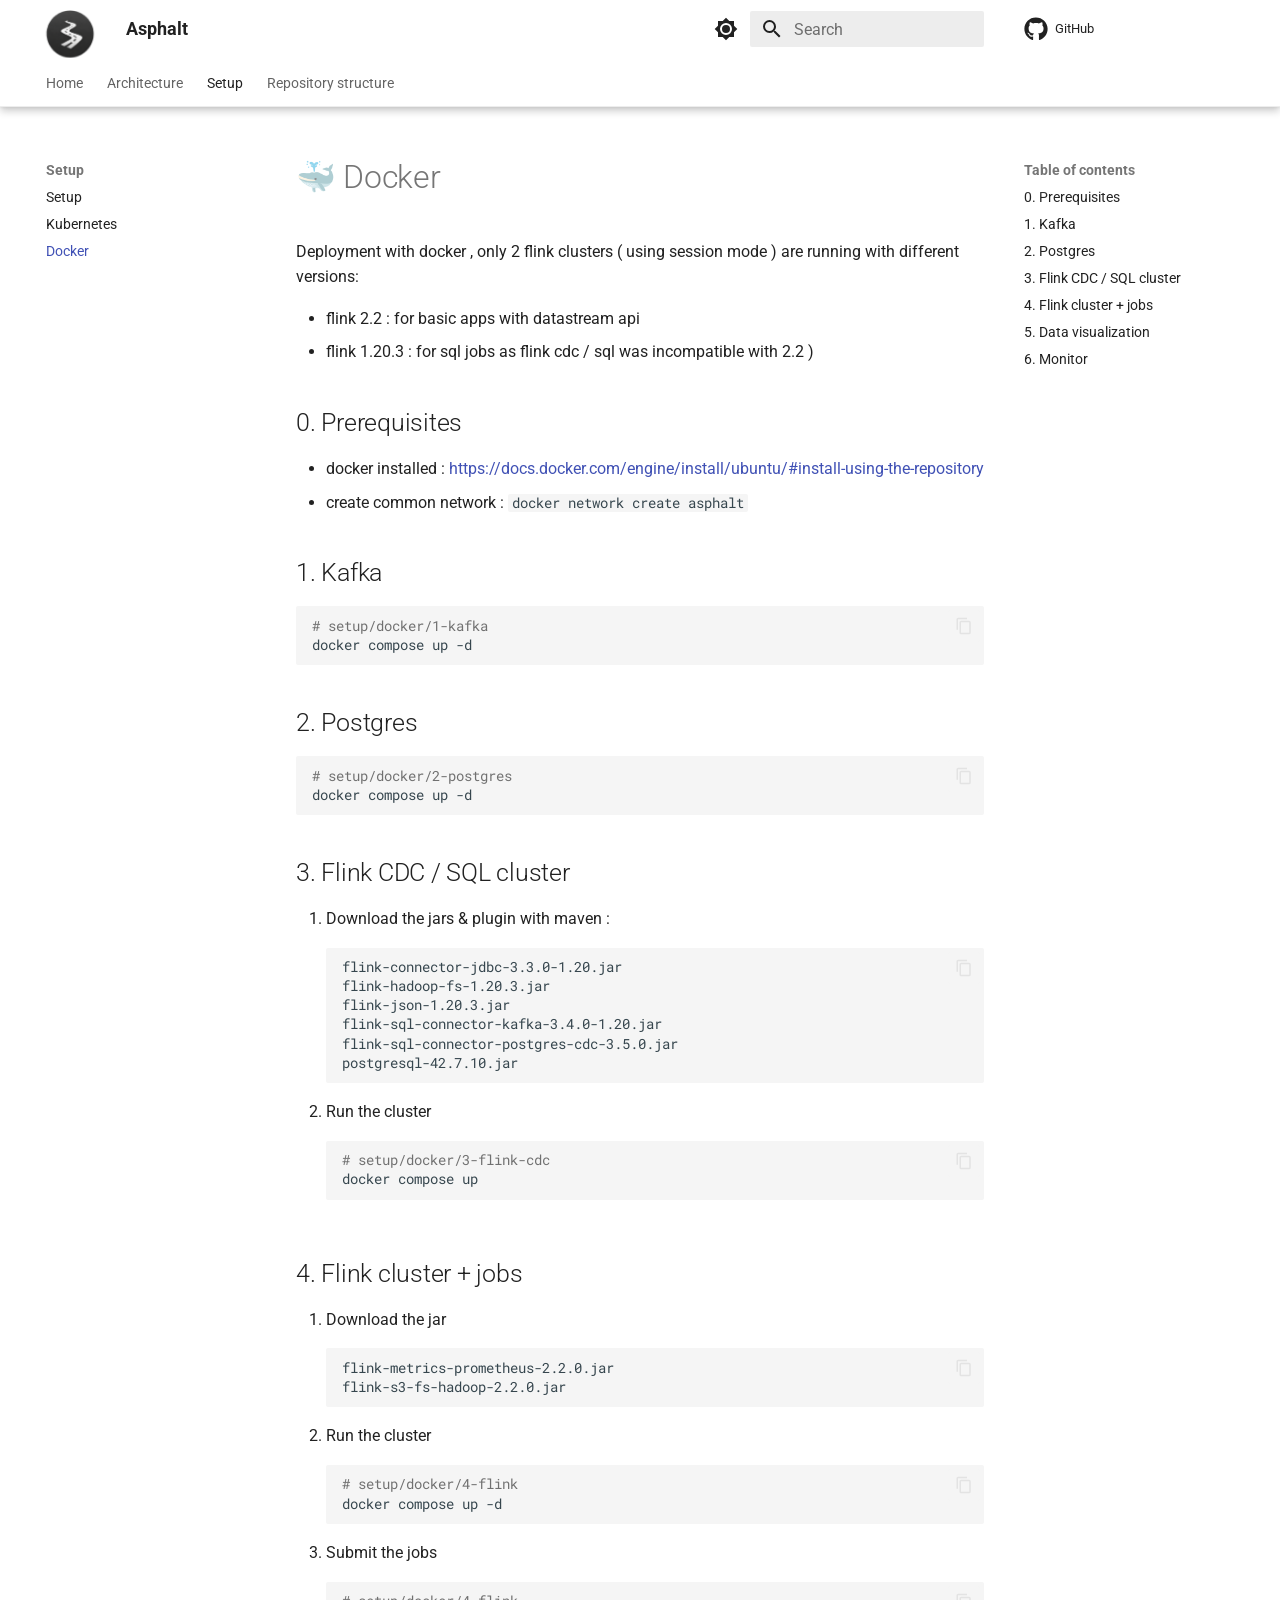
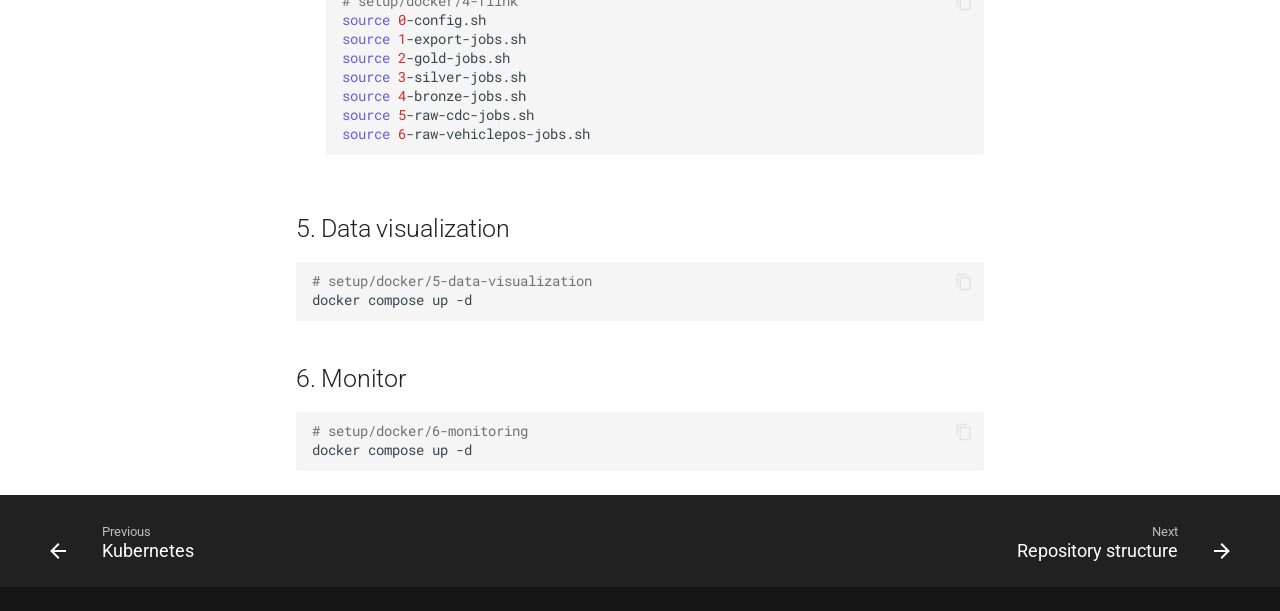
<file: setup/docker/index.html>
<!doctype html>
<html lang="en" class="no-js">
  <head>
    
      <meta charset="utf-8">
      <meta name="viewport" content="width=device-width,initial-scale=1">
      
      
      
      
        <link rel="prev" href="../kubernetes/">
      
      
        <link rel="next" href="../../repository_structure/">
      
      
        
      
      
      <link rel="icon" href="../../images/favicon.png">
      <meta name="generator" content="mkdocs-1.6.1, mkdocs-material-9.7.6">
    
    
      
        <title>Docker - Asphalt</title>
      
    
    
      <link rel="stylesheet" href="../../assets/stylesheets/main.484c7ddc.min.css">
      
        
        <link rel="stylesheet" href="../../assets/stylesheets/palette.ab4e12ef.min.css">
      
      


    
    
      
    
    
      
        
        
        <link rel="preconnect" href="https://fonts.gstatic.com" crossorigin>
        <link rel="stylesheet" href="https://fonts.googleapis.com/css?family=Roboto:300,300i,400,400i,700,700i%7CRoboto+Mono:400,400i,700,700i&display=fallback">
        <style>:root{--md-text-font:"Roboto";--md-code-font:"Roboto Mono"}</style>
      
    
    
      <link rel="stylesheet" href="../../stylesheets/extra.css">
    
    <script>__md_scope=new URL("../..",location),__md_hash=e=>[...e].reduce(((e,_)=>(e<<5)-e+_.charCodeAt(0)),0),__md_get=(e,_=localStorage,t=__md_scope)=>JSON.parse(_.getItem(t.pathname+"."+e)),__md_set=(e,_,t=localStorage,a=__md_scope)=>{try{t.setItem(a.pathname+"."+e,JSON.stringify(_))}catch(e){}}</script>
    
      

    
    
  </head>
  
  
    
    
      
    
    
    
    
    <body dir="ltr" data-md-color-scheme="default" data-md-color-primary="white" data-md-color-accent="indigo">
  
    
    <input class="md-toggle" data-md-toggle="drawer" type="checkbox" id="__drawer" autocomplete="off">
    <input class="md-toggle" data-md-toggle="search" type="checkbox" id="__search" autocomplete="off">
    <label class="md-overlay" for="__drawer"></label>
    <div data-md-component="skip">
      
        
        <a href="#docker" class="md-skip">
          Skip to content
        </a>
      
    </div>
    <div data-md-component="announce">
      
    </div>
    
    
      

  

<header class="md-header md-header--shadow md-header--lifted" data-md-component="header">
  <nav class="md-header__inner md-grid" aria-label="Header">
    <a href="../.." title="Asphalt" class="md-header__button md-logo" aria-label="Asphalt" data-md-component="logo">
      
  <img src="../../assets/logo.png" alt="logo">

    </a>
    <label class="md-header__button md-icon" for="__drawer">
      
      <svg xmlns="http://www.w3.org/2000/svg" viewBox="0 0 24 24"><path d="M3 6h18v2H3zm0 5h18v2H3zm0 5h18v2H3z"/></svg>
    </label>
    <div class="md-header__title" data-md-component="header-title">
      <div class="md-header__ellipsis">
        <div class="md-header__topic">
          <span class="md-ellipsis">
            Asphalt
          </span>
        </div>
        <div class="md-header__topic" data-md-component="header-topic">
          <span class="md-ellipsis">
            
              Docker
            
          </span>
        </div>
      </div>
    </div>
    
      
        <form class="md-header__option" data-md-component="palette">
  
    
    
    
    <input class="md-option" data-md-color-media="" data-md-color-scheme="default" data-md-color-primary="white" data-md-color-accent="indigo"  aria-label="Switch to dark mode"  type="radio" name="__palette" id="__palette_0">
    
      <label class="md-header__button md-icon" title="Switch to dark mode" for="__palette_1" hidden>
        <svg xmlns="http://www.w3.org/2000/svg" viewBox="0 0 24 24"><path d="M12 8a4 4 0 0 0-4 4 4 4 0 0 0 4 4 4 4 0 0 0 4-4 4 4 0 0 0-4-4m0 10a6 6 0 0 1-6-6 6 6 0 0 1 6-6 6 6 0 0 1 6 6 6 6 0 0 1-6 6m8-9.31V4h-4.69L12 .69 8.69 4H4v4.69L.69 12 4 15.31V20h4.69L12 23.31 15.31 20H20v-4.69L23.31 12z"/></svg>
      </label>
    
  
    
    
    
    <input class="md-option" data-md-color-media="" data-md-color-scheme="slate" data-md-color-primary="black" data-md-color-accent="blue"  aria-label="Switch to light mode"  type="radio" name="__palette" id="__palette_1">
    
      <label class="md-header__button md-icon" title="Switch to light mode" for="__palette_0" hidden>
        <svg xmlns="http://www.w3.org/2000/svg" viewBox="0 0 24 24"><path d="M12 18c-.89 0-1.74-.2-2.5-.55C11.56 16.5 13 14.42 13 12s-1.44-4.5-3.5-5.45C10.26 6.2 11.11 6 12 6a6 6 0 0 1 6 6 6 6 0 0 1-6 6m8-9.31V4h-4.69L12 .69 8.69 4H4v4.69L.69 12 4 15.31V20h4.69L12 23.31 15.31 20H20v-4.69L23.31 12z"/></svg>
      </label>
    
  
</form>
      
    
    
      <script>var palette=__md_get("__palette");if(palette&&palette.color){if("(prefers-color-scheme)"===palette.color.media){var media=matchMedia("(prefers-color-scheme: light)"),input=document.querySelector(media.matches?"[data-md-color-media='(prefers-color-scheme: light)']":"[data-md-color-media='(prefers-color-scheme: dark)']");palette.color.media=input.getAttribute("data-md-color-media"),palette.color.scheme=input.getAttribute("data-md-color-scheme"),palette.color.primary=input.getAttribute("data-md-color-primary"),palette.color.accent=input.getAttribute("data-md-color-accent")}for(var[key,value]of Object.entries(palette.color))document.body.setAttribute("data-md-color-"+key,value)}</script>
    
    
    
      
      
        <label class="md-header__button md-icon" for="__search">
          
          <svg xmlns="http://www.w3.org/2000/svg" viewBox="0 0 24 24"><path d="M9.5 3A6.5 6.5 0 0 1 16 9.5c0 1.61-.59 3.09-1.56 4.23l.27.27h.79l5 5-1.5 1.5-5-5v-.79l-.27-.27A6.52 6.52 0 0 1 9.5 16 6.5 6.5 0 0 1 3 9.5 6.5 6.5 0 0 1 9.5 3m0 2C7 5 5 7 5 9.5S7 14 9.5 14 14 12 14 9.5 12 5 9.5 5"/></svg>
        </label>
        <div class="md-search" data-md-component="search" role="dialog">
  <label class="md-search__overlay" for="__search"></label>
  <div class="md-search__inner" role="search">
    <form class="md-search__form" name="search">
      <input type="text" class="md-search__input" name="query" aria-label="Search" placeholder="Search" autocapitalize="off" autocorrect="off" autocomplete="off" spellcheck="false" data-md-component="search-query" required>
      <label class="md-search__icon md-icon" for="__search">
        
        <svg xmlns="http://www.w3.org/2000/svg" viewBox="0 0 24 24"><path d="M9.5 3A6.5 6.5 0 0 1 16 9.5c0 1.61-.59 3.09-1.56 4.23l.27.27h.79l5 5-1.5 1.5-5-5v-.79l-.27-.27A6.52 6.52 0 0 1 9.5 16 6.5 6.5 0 0 1 3 9.5 6.5 6.5 0 0 1 9.5 3m0 2C7 5 5 7 5 9.5S7 14 9.5 14 14 12 14 9.5 12 5 9.5 5"/></svg>
        
        <svg xmlns="http://www.w3.org/2000/svg" viewBox="0 0 24 24"><path d="M20 11v2H8l5.5 5.5-1.42 1.42L4.16 12l7.92-7.92L13.5 5.5 8 11z"/></svg>
      </label>
      <nav class="md-search__options" aria-label="Search">
        
        <button type="reset" class="md-search__icon md-icon" title="Clear" aria-label="Clear" tabindex="-1">
          
          <svg xmlns="http://www.w3.org/2000/svg" viewBox="0 0 24 24"><path d="M19 6.41 17.59 5 12 10.59 6.41 5 5 6.41 10.59 12 5 17.59 6.41 19 12 13.41 17.59 19 19 17.59 13.41 12z"/></svg>
        </button>
      </nav>
      
    </form>
    <div class="md-search__output">
      <div class="md-search__scrollwrap" tabindex="0" data-md-scrollfix>
        <div class="md-search-result" data-md-component="search-result">
          <div class="md-search-result__meta">
            Initializing search
          </div>
          <ol class="md-search-result__list" role="presentation"></ol>
        </div>
      </div>
    </div>
  </div>
</div>
      
    
    
      <div class="md-header__source">
        <a href="https://github.com/markov-ngz/Asphalt" title="Go to repository" class="md-source" data-md-component="source">
  <div class="md-source__icon md-icon">
    
    <svg xmlns="http://www.w3.org/2000/svg" viewBox="0 0 512 512"><!--! Font Awesome Free 7.1.0 by @fontawesome - https://fontawesome.com License - https://fontawesome.com/license/free (Icons: CC BY 4.0, Fonts: SIL OFL 1.1, Code: MIT License) Copyright 2025 Fonticons, Inc.--><path d="M173.9 397.4c0 2-2.3 3.6-5.2 3.6-3.3.3-5.6-1.3-5.6-3.6 0-2 2.3-3.6 5.2-3.6 3-.3 5.6 1.3 5.6 3.6m-31.1-4.5c-.7 2 1.3 4.3 4.3 4.9 2.6 1 5.6 0 6.2-2s-1.3-4.3-4.3-5.2c-2.6-.7-5.5.3-6.2 2.3m44.2-1.7c-2.9.7-4.9 2.6-4.6 4.9.3 2 2.9 3.3 5.9 2.6 2.9-.7 4.9-2.6 4.6-4.6-.3-1.9-3-3.2-5.9-2.9M252.8 8C114.1 8 8 113.3 8 252c0 110.9 69.8 205.8 169.5 239.2 12.8 2.3 17.3-5.6 17.3-12.1 0-6.2-.3-40.4-.3-61.4 0 0-70 15-84.7-29.8 0 0-11.4-29.1-27.8-36.6 0 0-22.9-15.7 1.6-15.4 0 0 24.9 2 38.6 25.8 21.9 38.6 58.6 27.5 72.9 20.9 2.3-16 8.8-27.1 16-33.7-55.9-6.2-112.3-14.3-112.3-110.5 0-27.5 7.6-41.3 23.6-58.9-2.6-6.5-11.1-33.3 2.6-67.9 20.9-6.5 69 27 69 27 20-5.6 41.5-8.5 62.8-8.5s42.8 2.9 62.8 8.5c0 0 48.1-33.6 69-27 13.7 34.7 5.2 61.4 2.6 67.9 16 17.7 25.8 31.5 25.8 58.9 0 96.5-58.9 104.2-114.8 110.5 9.2 7.9 17 22.9 17 46.4 0 33.7-.3 75.4-.3 83.6 0 6.5 4.6 14.4 17.3 12.1C436.2 457.8 504 362.9 504 252 504 113.3 391.5 8 252.8 8M105.2 352.9c-1.3 1-1 3.3.7 5.2 1.6 1.6 3.9 2.3 5.2 1 1.3-1 1-3.3-.7-5.2-1.6-1.6-3.9-2.3-5.2-1m-10.8-8.1c-.7 1.3.3 2.9 2.3 3.9 1.6 1 3.6.7 4.3-.7.7-1.3-.3-2.9-2.3-3.9-2-.6-3.6-.3-4.3.7m32.4 35.6c-1.6 1.3-1 4.3 1.3 6.2 2.3 2.3 5.2 2.6 6.5 1 1.3-1.3.7-4.3-1.3-6.2-2.2-2.3-5.2-2.6-6.5-1m-11.4-14.7c-1.6 1-1.6 3.6 0 5.9s4.3 3.3 5.6 2.3c1.6-1.3 1.6-3.9 0-6.2-1.4-2.3-4-3.3-5.6-2"/></svg>
  </div>
  <div class="md-source__repository">
    GitHub
  </div>
</a>
      </div>
    
  </nav>
  
    
      
<nav class="md-tabs" aria-label="Tabs" data-md-component="tabs">
  <div class="md-grid">
    <ul class="md-tabs__list">
      
        
  
  
  
  
    <li class="md-tabs__item">
      <a href="../.." class="md-tabs__link">
        
  
  
    
  
  Home

      </a>
    </li>
  

      
        
  
  
  
  
    
    
      <li class="md-tabs__item">
        <a href="../../architecture/" class="md-tabs__link">
          
  
  
  Architecture

        </a>
      </li>
    
  

      
        
  
  
  
    
  
  
    
    
      <li class="md-tabs__item md-tabs__item--active">
        <a href="../" class="md-tabs__link">
          
  
  
  Setup

        </a>
      </li>
    
  

      
        
  
  
  
  
    <li class="md-tabs__item">
      <a href="../../repository_structure/" class="md-tabs__link">
        
  
  
    
  
  Repository structure

      </a>
    </li>
  

      
    </ul>
  </div>
</nav>
    
  
</header>
    
    <div class="md-container" data-md-component="container">
      
      
        
      
      <main class="md-main" data-md-component="main">
        <div class="md-main__inner md-grid">
          
            
              
              <div class="md-sidebar md-sidebar--primary" data-md-component="sidebar" data-md-type="navigation" >
                <div class="md-sidebar__scrollwrap">
                  <div class="md-sidebar__inner">
                    


  


<nav class="md-nav md-nav--primary md-nav--lifted" aria-label="Navigation" data-md-level="0">
  <label class="md-nav__title" for="__drawer">
    <a href="../.." title="Asphalt" class="md-nav__button md-logo" aria-label="Asphalt" data-md-component="logo">
      
  <img src="../../assets/logo.png" alt="logo">

    </a>
    Asphalt
  </label>
  
    <div class="md-nav__source">
      <a href="https://github.com/markov-ngz/Asphalt" title="Go to repository" class="md-source" data-md-component="source">
  <div class="md-source__icon md-icon">
    
    <svg xmlns="http://www.w3.org/2000/svg" viewBox="0 0 512 512"><!--! Font Awesome Free 7.1.0 by @fontawesome - https://fontawesome.com License - https://fontawesome.com/license/free (Icons: CC BY 4.0, Fonts: SIL OFL 1.1, Code: MIT License) Copyright 2025 Fonticons, Inc.--><path d="M173.9 397.4c0 2-2.3 3.6-5.2 3.6-3.3.3-5.6-1.3-5.6-3.6 0-2 2.3-3.6 5.2-3.6 3-.3 5.6 1.3 5.6 3.6m-31.1-4.5c-.7 2 1.3 4.3 4.3 4.9 2.6 1 5.6 0 6.2-2s-1.3-4.3-4.3-5.2c-2.6-.7-5.5.3-6.2 2.3m44.2-1.7c-2.9.7-4.9 2.6-4.6 4.9.3 2 2.9 3.3 5.9 2.6 2.9-.7 4.9-2.6 4.6-4.6-.3-1.9-3-3.2-5.9-2.9M252.8 8C114.1 8 8 113.3 8 252c0 110.9 69.8 205.8 169.5 239.2 12.8 2.3 17.3-5.6 17.3-12.1 0-6.2-.3-40.4-.3-61.4 0 0-70 15-84.7-29.8 0 0-11.4-29.1-27.8-36.6 0 0-22.9-15.7 1.6-15.4 0 0 24.9 2 38.6 25.8 21.9 38.6 58.6 27.5 72.9 20.9 2.3-16 8.8-27.1 16-33.7-55.9-6.2-112.3-14.3-112.3-110.5 0-27.5 7.6-41.3 23.6-58.9-2.6-6.5-11.1-33.3 2.6-67.9 20.9-6.5 69 27 69 27 20-5.6 41.5-8.5 62.8-8.5s42.8 2.9 62.8 8.5c0 0 48.1-33.6 69-27 13.7 34.7 5.2 61.4 2.6 67.9 16 17.7 25.8 31.5 25.8 58.9 0 96.5-58.9 104.2-114.8 110.5 9.2 7.9 17 22.9 17 46.4 0 33.7-.3 75.4-.3 83.6 0 6.5 4.6 14.4 17.3 12.1C436.2 457.8 504 362.9 504 252 504 113.3 391.5 8 252.8 8M105.2 352.9c-1.3 1-1 3.3.7 5.2 1.6 1.6 3.9 2.3 5.2 1 1.3-1 1-3.3-.7-5.2-1.6-1.6-3.9-2.3-5.2-1m-10.8-8.1c-.7 1.3.3 2.9 2.3 3.9 1.6 1 3.6.7 4.3-.7.7-1.3-.3-2.9-2.3-3.9-2-.6-3.6-.3-4.3.7m32.4 35.6c-1.6 1.3-1 4.3 1.3 6.2 2.3 2.3 5.2 2.6 6.5 1 1.3-1.3.7-4.3-1.3-6.2-2.2-2.3-5.2-2.6-6.5-1m-11.4-14.7c-1.6 1-1.6 3.6 0 5.9s4.3 3.3 5.6 2.3c1.6-1.3 1.6-3.9 0-6.2-1.4-2.3-4-3.3-5.6-2"/></svg>
  </div>
  <div class="md-source__repository">
    GitHub
  </div>
</a>
    </div>
  
  <ul class="md-nav__list" data-md-scrollfix>
    
      
      
  
  
  
  
    <li class="md-nav__item">
      <a href="../.." class="md-nav__link">
        
  
  
  <span class="md-ellipsis">
    
  
    Home
  

    
  </span>
  
  

      </a>
    </li>
  

    
      
      
  
  
  
  
    
    
    
    
      
      
        
      
    
    
    <li class="md-nav__item md-nav__item--nested">
      
        
        
        <input class="md-nav__toggle md-toggle " type="checkbox" id="__nav_2" >
        
          
          <label class="md-nav__link" for="__nav_2" id="__nav_2_label" tabindex="0">
            
  
  
  <span class="md-ellipsis">
    
  
    Architecture
  

    
  </span>
  
  

            <span class="md-nav__icon md-icon"></span>
          </label>
        
        <nav class="md-nav" data-md-level="1" aria-labelledby="__nav_2_label" aria-expanded="false">
          <label class="md-nav__title" for="__nav_2">
            <span class="md-nav__icon md-icon"></span>
            
  
    Architecture
  

          </label>
          <ul class="md-nav__list" data-md-scrollfix>
            
              
                
  
  
  
  
    <li class="md-nav__item">
      <a href="../../architecture/" class="md-nav__link">
        
  
  
  <span class="md-ellipsis">
    
  
    Architecture
  

    
  </span>
  
  

      </a>
    </li>
  

              
            
              
                
  
  
  
  
    <li class="md-nav__item">
      <a href="../../architecture/domain/" class="md-nav__link">
        
  
  
  <span class="md-ellipsis">
    
  
    Business
  

    
  </span>
  
  

      </a>
    </li>
  

              
            
              
                
  
  
  
  
    <li class="md-nav__item">
      <a href="../../architecture/data/" class="md-nav__link">
        
  
  
  <span class="md-ellipsis">
    
  
    Data
  

    
  </span>
  
  

      </a>
    </li>
  

              
            
              
                
  
  
  
  
    <li class="md-nav__item">
      <a href="../../architecture/applicative/" class="md-nav__link">
        
  
  
  <span class="md-ellipsis">
    
  
    Applicative
  

    
  </span>
  
  

      </a>
    </li>
  

              
            
              
                
  
  
  
  
    <li class="md-nav__item">
      <a href="../../architecture/technical/" class="md-nav__link">
        
  
  
  <span class="md-ellipsis">
    
  
    Technical
  

    
  </span>
  
  

      </a>
    </li>
  

              
            
          </ul>
        </nav>
      
    </li>
  

    
      
      
  
  
    
  
  
  
    
    
    
    
      
        
        
      
      
        
      
    
    
    <li class="md-nav__item md-nav__item--active md-nav__item--section md-nav__item--nested">
      
        
        
        <input class="md-nav__toggle md-toggle " type="checkbox" id="__nav_3" checked>
        
          
          <label class="md-nav__link" for="__nav_3" id="__nav_3_label" tabindex="">
            
  
  
  <span class="md-ellipsis">
    
  
    Setup
  

    
  </span>
  
  

            <span class="md-nav__icon md-icon"></span>
          </label>
        
        <nav class="md-nav" data-md-level="1" aria-labelledby="__nav_3_label" aria-expanded="true">
          <label class="md-nav__title" for="__nav_3">
            <span class="md-nav__icon md-icon"></span>
            
  
    Setup
  

          </label>
          <ul class="md-nav__list" data-md-scrollfix>
            
              
                
  
  
  
  
    <li class="md-nav__item">
      <a href="../" class="md-nav__link">
        
  
  
  <span class="md-ellipsis">
    
  
    Setup
  

    
  </span>
  
  

      </a>
    </li>
  

              
            
              
                
  
  
  
  
    <li class="md-nav__item">
      <a href="../kubernetes/" class="md-nav__link">
        
  
  
  <span class="md-ellipsis">
    
  
    Kubernetes
  

    
  </span>
  
  

      </a>
    </li>
  

              
            
              
                
  
  
    
  
  
  
    <li class="md-nav__item md-nav__item--active">
      
      <input class="md-nav__toggle md-toggle" type="checkbox" id="__toc">
      
      
        
      
      
        <label class="md-nav__link md-nav__link--active" for="__toc">
          
  
  
  <span class="md-ellipsis">
    
  
    Docker
  

    
  </span>
  
  

          <span class="md-nav__icon md-icon"></span>
        </label>
      
      <a href="./" class="md-nav__link md-nav__link--active">
        
  
  
  <span class="md-ellipsis">
    
  
    Docker
  

    
  </span>
  
  

      </a>
      
        

<nav class="md-nav md-nav--secondary" aria-label="Table of contents">
  
  
  
    
  
  
    <label class="md-nav__title" for="__toc">
      <span class="md-nav__icon md-icon"></span>
      Table of contents
    </label>
    <ul class="md-nav__list" data-md-component="toc" data-md-scrollfix>
      
        <li class="md-nav__item">
  <a href="#0-prerequisites" class="md-nav__link">
    <span class="md-ellipsis">
      
        0. Prerequisites
      
    </span>
  </a>
  
</li>
      
        <li class="md-nav__item">
  <a href="#1-kafka" class="md-nav__link">
    <span class="md-ellipsis">
      
        1. Kafka
      
    </span>
  </a>
  
</li>
      
        <li class="md-nav__item">
  <a href="#2-postgres" class="md-nav__link">
    <span class="md-ellipsis">
      
        2. Postgres
      
    </span>
  </a>
  
</li>
      
        <li class="md-nav__item">
  <a href="#3-flink-cdc-sql-cluster" class="md-nav__link">
    <span class="md-ellipsis">
      
        3. Flink CDC / SQL cluster
      
    </span>
  </a>
  
</li>
      
        <li class="md-nav__item">
  <a href="#4-flink-cluster-jobs" class="md-nav__link">
    <span class="md-ellipsis">
      
        4. Flink cluster + jobs
      
    </span>
  </a>
  
</li>
      
        <li class="md-nav__item">
  <a href="#5-data-visualization" class="md-nav__link">
    <span class="md-ellipsis">
      
        5. Data visualization
      
    </span>
  </a>
  
</li>
      
        <li class="md-nav__item">
  <a href="#6-monitor" class="md-nav__link">
    <span class="md-ellipsis">
      
        6. Monitor
      
    </span>
  </a>
  
</li>
      
    </ul>
  
</nav>
      
    </li>
  

              
            
          </ul>
        </nav>
      
    </li>
  

    
      
      
  
  
  
  
    <li class="md-nav__item">
      <a href="../../repository_structure/" class="md-nav__link">
        
  
  
  <span class="md-ellipsis">
    
  
    Repository structure
  

    
  </span>
  
  

      </a>
    </li>
  

    
  </ul>
</nav>
                  </div>
                </div>
              </div>
            
            
              
              <div class="md-sidebar md-sidebar--secondary" data-md-component="sidebar" data-md-type="toc" >
                <div class="md-sidebar__scrollwrap">
                  <div class="md-sidebar__inner">
                    

<nav class="md-nav md-nav--secondary" aria-label="Table of contents">
  
  
  
    
  
  
    <label class="md-nav__title" for="__toc">
      <span class="md-nav__icon md-icon"></span>
      Table of contents
    </label>
    <ul class="md-nav__list" data-md-component="toc" data-md-scrollfix>
      
        <li class="md-nav__item">
  <a href="#0-prerequisites" class="md-nav__link">
    <span class="md-ellipsis">
      
        0. Prerequisites
      
    </span>
  </a>
  
</li>
      
        <li class="md-nav__item">
  <a href="#1-kafka" class="md-nav__link">
    <span class="md-ellipsis">
      
        1. Kafka
      
    </span>
  </a>
  
</li>
      
        <li class="md-nav__item">
  <a href="#2-postgres" class="md-nav__link">
    <span class="md-ellipsis">
      
        2. Postgres
      
    </span>
  </a>
  
</li>
      
        <li class="md-nav__item">
  <a href="#3-flink-cdc-sql-cluster" class="md-nav__link">
    <span class="md-ellipsis">
      
        3. Flink CDC / SQL cluster
      
    </span>
  </a>
  
</li>
      
        <li class="md-nav__item">
  <a href="#4-flink-cluster-jobs" class="md-nav__link">
    <span class="md-ellipsis">
      
        4. Flink cluster + jobs
      
    </span>
  </a>
  
</li>
      
        <li class="md-nav__item">
  <a href="#5-data-visualization" class="md-nav__link">
    <span class="md-ellipsis">
      
        5. Data visualization
      
    </span>
  </a>
  
</li>
      
        <li class="md-nav__item">
  <a href="#6-monitor" class="md-nav__link">
    <span class="md-ellipsis">
      
        6. Monitor
      
    </span>
  </a>
  
</li>
      
    </ul>
  
</nav>
                  </div>
                </div>
              </div>
            
          
          
            <div class="md-content" data-md-component="content">
              
              <article class="md-content__inner md-typeset">
                
                  


  
  


<h1 id="docker">🐳 Docker</h1>
<p>Deployment with docker , only 2 flink clusters ( using session mode ) are running with different versions:</p>
<ul>
<li>flink 2.2 : for basic apps with datastream api </li>
<li>flink 1.20.3 :  for sql jobs as flink cdc / sql was incompatible with 2.2 ) </li>
</ul>
<h2 id="0-prerequisites">0. Prerequisites</h2>
<ul>
<li>docker installed : <a>https://docs.docker.com/engine/install/ubuntu/#install-using-the-repository</a></li>
<li>create common network : <code>docker network create asphalt</code></li>
</ul>
<h2 id="1-kafka">1. Kafka</h2>
<div class="language-sh highlight"><pre><span></span><code><span id="__span-0-1"><a id="__codelineno-0-1" name="__codelineno-0-1" href="#__codelineno-0-1"></a><span class="c1"># setup/docker/1-kafka </span>
</span><span id="__span-0-2"><a id="__codelineno-0-2" name="__codelineno-0-2" href="#__codelineno-0-2"></a>docker<span class="w"> </span>compose<span class="w"> </span>up<span class="w"> </span>-d<span class="w"> </span>
</span></code></pre></div>
<h2 id="2-postgres">2. Postgres</h2>
<div class="language-sh highlight"><pre><span></span><code><span id="__span-1-1"><a id="__codelineno-1-1" name="__codelineno-1-1" href="#__codelineno-1-1"></a><span class="c1"># setup/docker/2-postgres</span>
</span><span id="__span-1-2"><a id="__codelineno-1-2" name="__codelineno-1-2" href="#__codelineno-1-2"></a>docker<span class="w"> </span>compose<span class="w"> </span>up<span class="w"> </span>-d<span class="w"> </span>
</span></code></pre></div>
<h2 id="3-flink-cdc-sql-cluster">3. Flink CDC / SQL cluster</h2>
<ol>
<li>Download the jars &amp; plugin with maven : 
<div class="language-sh highlight"><pre><span></span><code><span id="__span-2-1"><a id="__codelineno-2-1" name="__codelineno-2-1" href="#__codelineno-2-1"></a>flink-connector-jdbc-3.3.0-1.20.jar
</span><span id="__span-2-2"><a id="__codelineno-2-2" name="__codelineno-2-2" href="#__codelineno-2-2"></a>flink-hadoop-fs-1.20.3.jar
</span><span id="__span-2-3"><a id="__codelineno-2-3" name="__codelineno-2-3" href="#__codelineno-2-3"></a>flink-json-1.20.3.jar
</span><span id="__span-2-4"><a id="__codelineno-2-4" name="__codelineno-2-4" href="#__codelineno-2-4"></a>flink-sql-connector-kafka-3.4.0-1.20.jar
</span><span id="__span-2-5"><a id="__codelineno-2-5" name="__codelineno-2-5" href="#__codelineno-2-5"></a>flink-sql-connector-postgres-cdc-3.5.0.jar
</span><span id="__span-2-6"><a id="__codelineno-2-6" name="__codelineno-2-6" href="#__codelineno-2-6"></a>postgresql-42.7.10.jar
</span></code></pre></div></li>
<li>Run the cluster 
<div class="language-sh highlight"><pre><span></span><code><span id="__span-3-1"><a id="__codelineno-3-1" name="__codelineno-3-1" href="#__codelineno-3-1"></a><span class="c1"># setup/docker/3-flink-cdc</span>
</span><span id="__span-3-2"><a id="__codelineno-3-2" name="__codelineno-3-2" href="#__codelineno-3-2"></a>docker<span class="w"> </span>compose<span class="w"> </span>up<span class="w"> </span>
</span></code></pre></div></li>
</ol>
<h2 id="4-flink-cluster-jobs">4. Flink cluster + jobs</h2>
<ol>
<li>Download the jar 
<div class="language-sh highlight"><pre><span></span><code><span id="__span-4-1"><a id="__codelineno-4-1" name="__codelineno-4-1" href="#__codelineno-4-1"></a>flink-metrics-prometheus-2.2.0.jar
</span><span id="__span-4-2"><a id="__codelineno-4-2" name="__codelineno-4-2" href="#__codelineno-4-2"></a>flink-s3-fs-hadoop-2.2.0.jar
</span></code></pre></div></li>
<li>Run the cluster
<div class="language-sh highlight"><pre><span></span><code><span id="__span-5-1"><a id="__codelineno-5-1" name="__codelineno-5-1" href="#__codelineno-5-1"></a><span class="c1"># setup/docker/4-flink</span>
</span><span id="__span-5-2"><a id="__codelineno-5-2" name="__codelineno-5-2" href="#__codelineno-5-2"></a>docker<span class="w"> </span>compose<span class="w"> </span>up<span class="w"> </span>-d<span class="w"> </span>
</span></code></pre></div></li>
<li>Submit the jobs 
<div class="language-sh highlight"><pre><span></span><code><span id="__span-6-1"><a id="__codelineno-6-1" name="__codelineno-6-1" href="#__codelineno-6-1"></a><span class="c1"># setup/docker/4-flink</span>
</span><span id="__span-6-2"><a id="__codelineno-6-2" name="__codelineno-6-2" href="#__codelineno-6-2"></a><span class="nb">source</span><span class="w"> </span><span class="m">0</span>-config.sh
</span><span id="__span-6-3"><a id="__codelineno-6-3" name="__codelineno-6-3" href="#__codelineno-6-3"></a><span class="nb">source</span><span class="w"> </span><span class="m">1</span>-export-jobs.sh
</span><span id="__span-6-4"><a id="__codelineno-6-4" name="__codelineno-6-4" href="#__codelineno-6-4"></a><span class="nb">source</span><span class="w"> </span><span class="m">2</span>-gold-jobs.sh
</span><span id="__span-6-5"><a id="__codelineno-6-5" name="__codelineno-6-5" href="#__codelineno-6-5"></a><span class="nb">source</span><span class="w"> </span><span class="m">3</span>-silver-jobs.sh
</span><span id="__span-6-6"><a id="__codelineno-6-6" name="__codelineno-6-6" href="#__codelineno-6-6"></a><span class="nb">source</span><span class="w"> </span><span class="m">4</span>-bronze-jobs.sh
</span><span id="__span-6-7"><a id="__codelineno-6-7" name="__codelineno-6-7" href="#__codelineno-6-7"></a><span class="nb">source</span><span class="w"> </span><span class="m">5</span>-raw-cdc-jobs.sh
</span><span id="__span-6-8"><a id="__codelineno-6-8" name="__codelineno-6-8" href="#__codelineno-6-8"></a><span class="nb">source</span><span class="w"> </span><span class="m">6</span>-raw-vehiclepos-jobs.sh
</span></code></pre></div></li>
</ol>
<h2 id="5-data-visualization">5. Data visualization</h2>
<div class="language-sh highlight"><pre><span></span><code><span id="__span-7-1"><a id="__codelineno-7-1" name="__codelineno-7-1" href="#__codelineno-7-1"></a><span class="c1"># setup/docker/5-data-visualization</span>
</span><span id="__span-7-2"><a id="__codelineno-7-2" name="__codelineno-7-2" href="#__codelineno-7-2"></a>docker<span class="w"> </span>compose<span class="w"> </span>up<span class="w"> </span>-d<span class="w"> </span>
</span></code></pre></div>
<h2 id="6-monitor">6. Monitor</h2>
<div class="language-sh highlight"><pre><span></span><code><span id="__span-8-1"><a id="__codelineno-8-1" name="__codelineno-8-1" href="#__codelineno-8-1"></a><span class="c1"># setup/docker/6-monitoring</span>
</span><span id="__span-8-2"><a id="__codelineno-8-2" name="__codelineno-8-2" href="#__codelineno-8-2"></a>docker<span class="w"> </span>compose<span class="w"> </span>up<span class="w"> </span>-d<span class="w"> </span>
</span></code></pre></div>












                
              </article>
            </div>
          
          
<script>var target=document.getElementById(location.hash.slice(1));target&&target.name&&(target.checked=target.name.startsWith("__tabbed_"))</script>
        </div>
        
      </main>
      
        <footer class="md-footer">
  
    
      
      <nav class="md-footer__inner md-grid" aria-label="Footer" >
        
          
          <a href="../kubernetes/" class="md-footer__link md-footer__link--prev" aria-label="Previous: Kubernetes">
            <div class="md-footer__button md-icon">
              
              <svg xmlns="http://www.w3.org/2000/svg" viewBox="0 0 24 24"><path d="M20 11v2H8l5.5 5.5-1.42 1.42L4.16 12l7.92-7.92L13.5 5.5 8 11z"/></svg>
            </div>
            <div class="md-footer__title">
              <span class="md-footer__direction">
                Previous
              </span>
              <div class="md-ellipsis">
                Kubernetes
              </div>
            </div>
          </a>
        
        
          
          <a href="../../repository_structure/" class="md-footer__link md-footer__link--next" aria-label="Next: Repository structure">
            <div class="md-footer__title">
              <span class="md-footer__direction">
                Next
              </span>
              <div class="md-ellipsis">
                Repository structure
              </div>
            </div>
            <div class="md-footer__button md-icon">
              
              <svg xmlns="http://www.w3.org/2000/svg" viewBox="0 0 24 24"><path d="M4 11v2h12l-5.5 5.5 1.42 1.42L19.84 12l-7.92-7.92L10.5 5.5 16 11z"/></svg>
            </div>
          </a>
        
      </nav>
    
  
  <div class="md-footer-meta md-typeset">
    <div class="md-footer-meta__inner md-grid">
      <div class="md-copyright">
  
  
</div>
      
    </div>
  </div>
</footer>
      
    </div>
    <div class="md-dialog" data-md-component="dialog">
      <div class="md-dialog__inner md-typeset"></div>
    </div>
    
      <div class="md-progress" data-md-component="progress" role="progressbar"></div>
    
    
    
      
      
      <script id="__config" type="application/json">{"annotate": null, "base": "../..", "features": ["navigation.tabs", "navigation.sections", "navigation.tabs.sticky", "content.code.copy", "navigation.footer", "navigation.instant", "navigation.instant.progress"], "search": "../../assets/javascripts/workers/search.2c215733.min.js", "tags": null, "translations": {"clipboard.copied": "Copied to clipboard", "clipboard.copy": "Copy to clipboard", "search.result.more.one": "1 more on this page", "search.result.more.other": "# more on this page", "search.result.none": "No matching documents", "search.result.one": "1 matching document", "search.result.other": "# matching documents", "search.result.placeholder": "Type to start searching", "search.result.term.missing": "Missing", "select.version": "Select version"}, "version": null}</script>
    
    
      <script src="../../assets/javascripts/bundle.79ae519e.min.js"></script>
      
    
  </body>
</html>
</file>
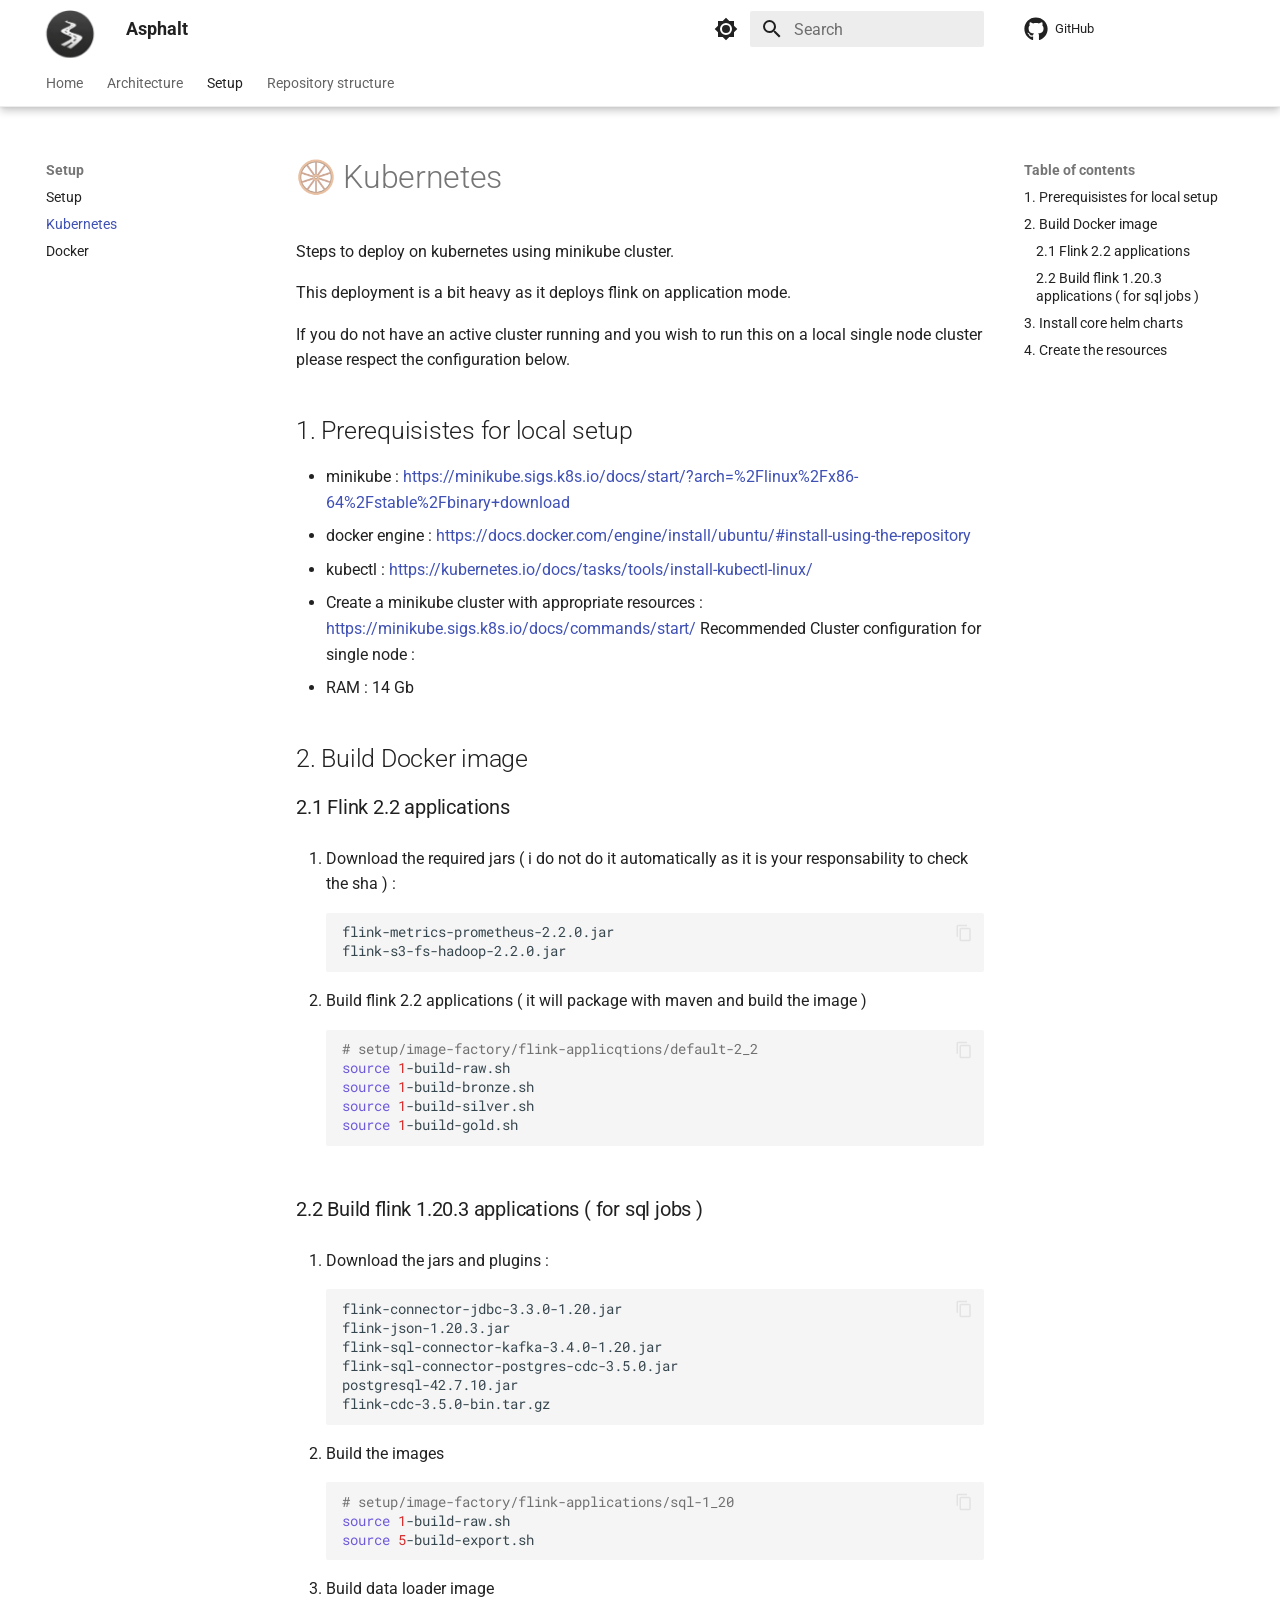
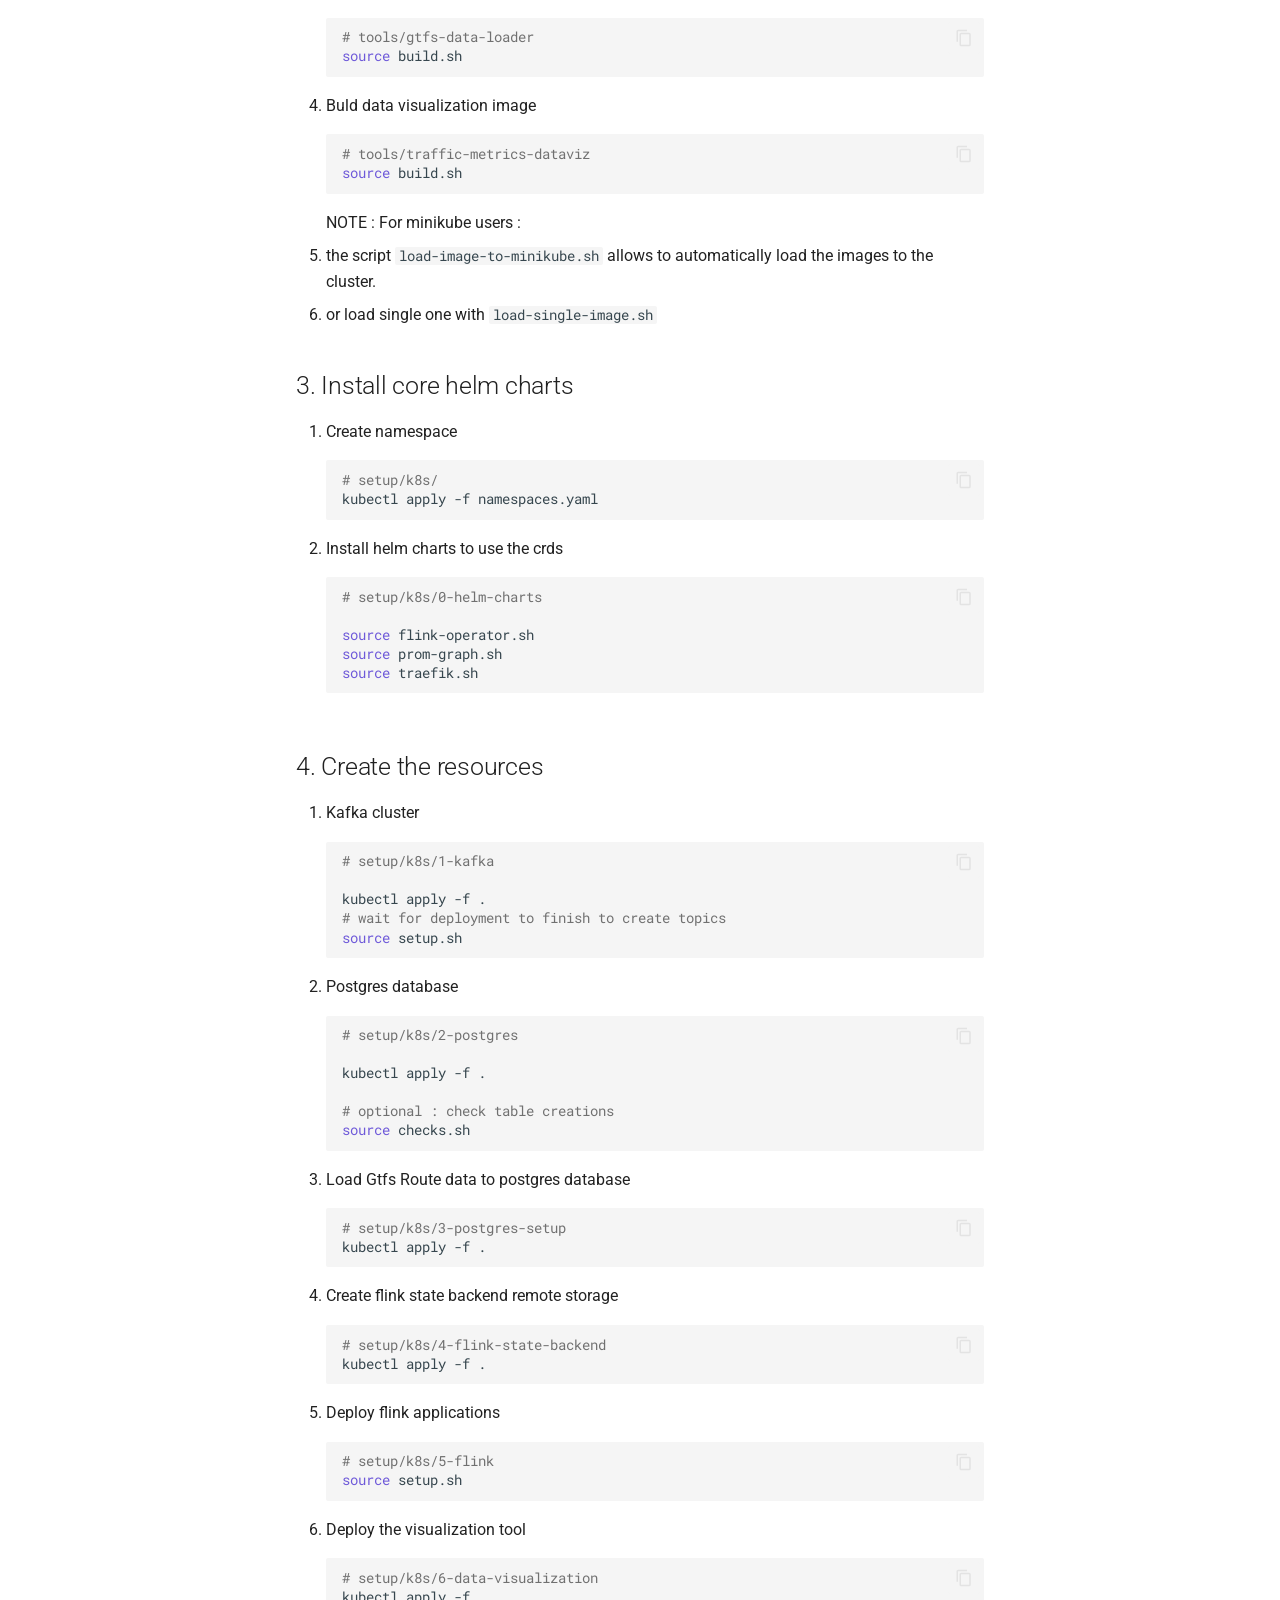
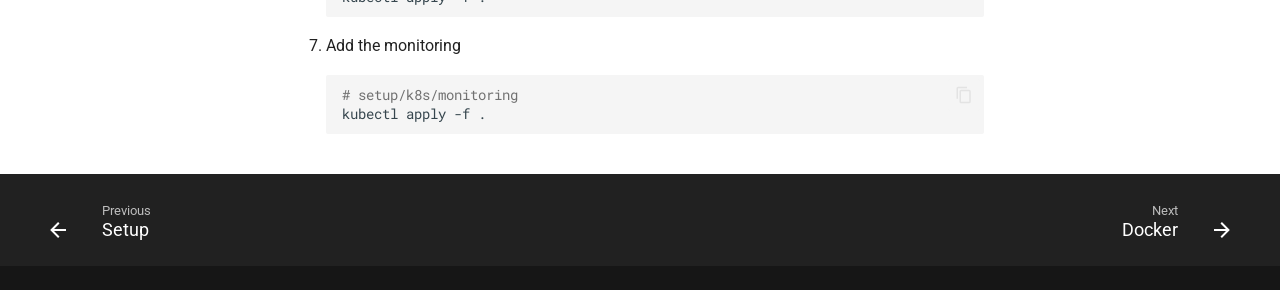
<file: setup/kubernetes/index.html>
<!doctype html>
<html lang="en" class="no-js">
  <head>
    
      <meta charset="utf-8">
      <meta name="viewport" content="width=device-width,initial-scale=1">
      
      
      
      
        <link rel="prev" href="../">
      
      
        <link rel="next" href="../docker/">
      
      
        
      
      
      <link rel="icon" href="../../images/favicon.png">
      <meta name="generator" content="mkdocs-1.6.1, mkdocs-material-9.7.6">
    
    
      
        <title>Kubernetes - Asphalt</title>
      
    
    
      <link rel="stylesheet" href="../../assets/stylesheets/main.484c7ddc.min.css">
      
        
        <link rel="stylesheet" href="../../assets/stylesheets/palette.ab4e12ef.min.css">
      
      


    
    
      
    
    
      
        
        
        <link rel="preconnect" href="https://fonts.gstatic.com" crossorigin>
        <link rel="stylesheet" href="https://fonts.googleapis.com/css?family=Roboto:300,300i,400,400i,700,700i%7CRoboto+Mono:400,400i,700,700i&display=fallback">
        <style>:root{--md-text-font:"Roboto";--md-code-font:"Roboto Mono"}</style>
      
    
    
      <link rel="stylesheet" href="../../stylesheets/extra.css">
    
    <script>__md_scope=new URL("../..",location),__md_hash=e=>[...e].reduce(((e,_)=>(e<<5)-e+_.charCodeAt(0)),0),__md_get=(e,_=localStorage,t=__md_scope)=>JSON.parse(_.getItem(t.pathname+"."+e)),__md_set=(e,_,t=localStorage,a=__md_scope)=>{try{t.setItem(a.pathname+"."+e,JSON.stringify(_))}catch(e){}}</script>
    
      

    
    
  </head>
  
  
    
    
      
    
    
    
    
    <body dir="ltr" data-md-color-scheme="default" data-md-color-primary="white" data-md-color-accent="indigo">
  
    
    <input class="md-toggle" data-md-toggle="drawer" type="checkbox" id="__drawer" autocomplete="off">
    <input class="md-toggle" data-md-toggle="search" type="checkbox" id="__search" autocomplete="off">
    <label class="md-overlay" for="__drawer"></label>
    <div data-md-component="skip">
      
        
        <a href="#kubernetes" class="md-skip">
          Skip to content
        </a>
      
    </div>
    <div data-md-component="announce">
      
    </div>
    
    
      

  

<header class="md-header md-header--shadow md-header--lifted" data-md-component="header">
  <nav class="md-header__inner md-grid" aria-label="Header">
    <a href="../.." title="Asphalt" class="md-header__button md-logo" aria-label="Asphalt" data-md-component="logo">
      
  <img src="../../assets/logo.png" alt="logo">

    </a>
    <label class="md-header__button md-icon" for="__drawer">
      
      <svg xmlns="http://www.w3.org/2000/svg" viewBox="0 0 24 24"><path d="M3 6h18v2H3zm0 5h18v2H3zm0 5h18v2H3z"/></svg>
    </label>
    <div class="md-header__title" data-md-component="header-title">
      <div class="md-header__ellipsis">
        <div class="md-header__topic">
          <span class="md-ellipsis">
            Asphalt
          </span>
        </div>
        <div class="md-header__topic" data-md-component="header-topic">
          <span class="md-ellipsis">
            
              Kubernetes
            
          </span>
        </div>
      </div>
    </div>
    
      
        <form class="md-header__option" data-md-component="palette">
  
    
    
    
    <input class="md-option" data-md-color-media="" data-md-color-scheme="default" data-md-color-primary="white" data-md-color-accent="indigo"  aria-label="Switch to dark mode"  type="radio" name="__palette" id="__palette_0">
    
      <label class="md-header__button md-icon" title="Switch to dark mode" for="__palette_1" hidden>
        <svg xmlns="http://www.w3.org/2000/svg" viewBox="0 0 24 24"><path d="M12 8a4 4 0 0 0-4 4 4 4 0 0 0 4 4 4 4 0 0 0 4-4 4 4 0 0 0-4-4m0 10a6 6 0 0 1-6-6 6 6 0 0 1 6-6 6 6 0 0 1 6 6 6 6 0 0 1-6 6m8-9.31V4h-4.69L12 .69 8.69 4H4v4.69L.69 12 4 15.31V20h4.69L12 23.31 15.31 20H20v-4.69L23.31 12z"/></svg>
      </label>
    
  
    
    
    
    <input class="md-option" data-md-color-media="" data-md-color-scheme="slate" data-md-color-primary="black" data-md-color-accent="blue"  aria-label="Switch to light mode"  type="radio" name="__palette" id="__palette_1">
    
      <label class="md-header__button md-icon" title="Switch to light mode" for="__palette_0" hidden>
        <svg xmlns="http://www.w3.org/2000/svg" viewBox="0 0 24 24"><path d="M12 18c-.89 0-1.74-.2-2.5-.55C11.56 16.5 13 14.42 13 12s-1.44-4.5-3.5-5.45C10.26 6.2 11.11 6 12 6a6 6 0 0 1 6 6 6 6 0 0 1-6 6m8-9.31V4h-4.69L12 .69 8.69 4H4v4.69L.69 12 4 15.31V20h4.69L12 23.31 15.31 20H20v-4.69L23.31 12z"/></svg>
      </label>
    
  
</form>
      
    
    
      <script>var palette=__md_get("__palette");if(palette&&palette.color){if("(prefers-color-scheme)"===palette.color.media){var media=matchMedia("(prefers-color-scheme: light)"),input=document.querySelector(media.matches?"[data-md-color-media='(prefers-color-scheme: light)']":"[data-md-color-media='(prefers-color-scheme: dark)']");palette.color.media=input.getAttribute("data-md-color-media"),palette.color.scheme=input.getAttribute("data-md-color-scheme"),palette.color.primary=input.getAttribute("data-md-color-primary"),palette.color.accent=input.getAttribute("data-md-color-accent")}for(var[key,value]of Object.entries(palette.color))document.body.setAttribute("data-md-color-"+key,value)}</script>
    
    
    
      
      
        <label class="md-header__button md-icon" for="__search">
          
          <svg xmlns="http://www.w3.org/2000/svg" viewBox="0 0 24 24"><path d="M9.5 3A6.5 6.5 0 0 1 16 9.5c0 1.61-.59 3.09-1.56 4.23l.27.27h.79l5 5-1.5 1.5-5-5v-.79l-.27-.27A6.52 6.52 0 0 1 9.5 16 6.5 6.5 0 0 1 3 9.5 6.5 6.5 0 0 1 9.5 3m0 2C7 5 5 7 5 9.5S7 14 9.5 14 14 12 14 9.5 12 5 9.5 5"/></svg>
        </label>
        <div class="md-search" data-md-component="search" role="dialog">
  <label class="md-search__overlay" for="__search"></label>
  <div class="md-search__inner" role="search">
    <form class="md-search__form" name="search">
      <input type="text" class="md-search__input" name="query" aria-label="Search" placeholder="Search" autocapitalize="off" autocorrect="off" autocomplete="off" spellcheck="false" data-md-component="search-query" required>
      <label class="md-search__icon md-icon" for="__search">
        
        <svg xmlns="http://www.w3.org/2000/svg" viewBox="0 0 24 24"><path d="M9.5 3A6.5 6.5 0 0 1 16 9.5c0 1.61-.59 3.09-1.56 4.23l.27.27h.79l5 5-1.5 1.5-5-5v-.79l-.27-.27A6.52 6.52 0 0 1 9.5 16 6.5 6.5 0 0 1 3 9.5 6.5 6.5 0 0 1 9.5 3m0 2C7 5 5 7 5 9.5S7 14 9.5 14 14 12 14 9.5 12 5 9.5 5"/></svg>
        
        <svg xmlns="http://www.w3.org/2000/svg" viewBox="0 0 24 24"><path d="M20 11v2H8l5.5 5.5-1.42 1.42L4.16 12l7.92-7.92L13.5 5.5 8 11z"/></svg>
      </label>
      <nav class="md-search__options" aria-label="Search">
        
        <button type="reset" class="md-search__icon md-icon" title="Clear" aria-label="Clear" tabindex="-1">
          
          <svg xmlns="http://www.w3.org/2000/svg" viewBox="0 0 24 24"><path d="M19 6.41 17.59 5 12 10.59 6.41 5 5 6.41 10.59 12 5 17.59 6.41 19 12 13.41 17.59 19 19 17.59 13.41 12z"/></svg>
        </button>
      </nav>
      
    </form>
    <div class="md-search__output">
      <div class="md-search__scrollwrap" tabindex="0" data-md-scrollfix>
        <div class="md-search-result" data-md-component="search-result">
          <div class="md-search-result__meta">
            Initializing search
          </div>
          <ol class="md-search-result__list" role="presentation"></ol>
        </div>
      </div>
    </div>
  </div>
</div>
      
    
    
      <div class="md-header__source">
        <a href="https://github.com/markov-ngz/Asphalt" title="Go to repository" class="md-source" data-md-component="source">
  <div class="md-source__icon md-icon">
    
    <svg xmlns="http://www.w3.org/2000/svg" viewBox="0 0 512 512"><!--! Font Awesome Free 7.1.0 by @fontawesome - https://fontawesome.com License - https://fontawesome.com/license/free (Icons: CC BY 4.0, Fonts: SIL OFL 1.1, Code: MIT License) Copyright 2025 Fonticons, Inc.--><path d="M173.9 397.4c0 2-2.3 3.6-5.2 3.6-3.3.3-5.6-1.3-5.6-3.6 0-2 2.3-3.6 5.2-3.6 3-.3 5.6 1.3 5.6 3.6m-31.1-4.5c-.7 2 1.3 4.3 4.3 4.9 2.6 1 5.6 0 6.2-2s-1.3-4.3-4.3-5.2c-2.6-.7-5.5.3-6.2 2.3m44.2-1.7c-2.9.7-4.9 2.6-4.6 4.9.3 2 2.9 3.3 5.9 2.6 2.9-.7 4.9-2.6 4.6-4.6-.3-1.9-3-3.2-5.9-2.9M252.8 8C114.1 8 8 113.3 8 252c0 110.9 69.8 205.8 169.5 239.2 12.8 2.3 17.3-5.6 17.3-12.1 0-6.2-.3-40.4-.3-61.4 0 0-70 15-84.7-29.8 0 0-11.4-29.1-27.8-36.6 0 0-22.9-15.7 1.6-15.4 0 0 24.9 2 38.6 25.8 21.9 38.6 58.6 27.5 72.9 20.9 2.3-16 8.8-27.1 16-33.7-55.9-6.2-112.3-14.3-112.3-110.5 0-27.5 7.6-41.3 23.6-58.9-2.6-6.5-11.1-33.3 2.6-67.9 20.9-6.5 69 27 69 27 20-5.6 41.5-8.5 62.8-8.5s42.8 2.9 62.8 8.5c0 0 48.1-33.6 69-27 13.7 34.7 5.2 61.4 2.6 67.9 16 17.7 25.8 31.5 25.8 58.9 0 96.5-58.9 104.2-114.8 110.5 9.2 7.9 17 22.9 17 46.4 0 33.7-.3 75.4-.3 83.6 0 6.5 4.6 14.4 17.3 12.1C436.2 457.8 504 362.9 504 252 504 113.3 391.5 8 252.8 8M105.2 352.9c-1.3 1-1 3.3.7 5.2 1.6 1.6 3.9 2.3 5.2 1 1.3-1 1-3.3-.7-5.2-1.6-1.6-3.9-2.3-5.2-1m-10.8-8.1c-.7 1.3.3 2.9 2.3 3.9 1.6 1 3.6.7 4.3-.7.7-1.3-.3-2.9-2.3-3.9-2-.6-3.6-.3-4.3.7m32.4 35.6c-1.6 1.3-1 4.3 1.3 6.2 2.3 2.3 5.2 2.6 6.5 1 1.3-1.3.7-4.3-1.3-6.2-2.2-2.3-5.2-2.6-6.5-1m-11.4-14.7c-1.6 1-1.6 3.6 0 5.9s4.3 3.3 5.6 2.3c1.6-1.3 1.6-3.9 0-6.2-1.4-2.3-4-3.3-5.6-2"/></svg>
  </div>
  <div class="md-source__repository">
    GitHub
  </div>
</a>
      </div>
    
  </nav>
  
    
      
<nav class="md-tabs" aria-label="Tabs" data-md-component="tabs">
  <div class="md-grid">
    <ul class="md-tabs__list">
      
        
  
  
  
  
    <li class="md-tabs__item">
      <a href="../.." class="md-tabs__link">
        
  
  
    
  
  Home

      </a>
    </li>
  

      
        
  
  
  
  
    
    
      <li class="md-tabs__item">
        <a href="../../architecture/" class="md-tabs__link">
          
  
  
  Architecture

        </a>
      </li>
    
  

      
        
  
  
  
    
  
  
    
    
      <li class="md-tabs__item md-tabs__item--active">
        <a href="../" class="md-tabs__link">
          
  
  
  Setup

        </a>
      </li>
    
  

      
        
  
  
  
  
    <li class="md-tabs__item">
      <a href="../../repository_structure/" class="md-tabs__link">
        
  
  
    
  
  Repository structure

      </a>
    </li>
  

      
    </ul>
  </div>
</nav>
    
  
</header>
    
    <div class="md-container" data-md-component="container">
      
      
        
      
      <main class="md-main" data-md-component="main">
        <div class="md-main__inner md-grid">
          
            
              
              <div class="md-sidebar md-sidebar--primary" data-md-component="sidebar" data-md-type="navigation" >
                <div class="md-sidebar__scrollwrap">
                  <div class="md-sidebar__inner">
                    


  


<nav class="md-nav md-nav--primary md-nav--lifted" aria-label="Navigation" data-md-level="0">
  <label class="md-nav__title" for="__drawer">
    <a href="../.." title="Asphalt" class="md-nav__button md-logo" aria-label="Asphalt" data-md-component="logo">
      
  <img src="../../assets/logo.png" alt="logo">

    </a>
    Asphalt
  </label>
  
    <div class="md-nav__source">
      <a href="https://github.com/markov-ngz/Asphalt" title="Go to repository" class="md-source" data-md-component="source">
  <div class="md-source__icon md-icon">
    
    <svg xmlns="http://www.w3.org/2000/svg" viewBox="0 0 512 512"><!--! Font Awesome Free 7.1.0 by @fontawesome - https://fontawesome.com License - https://fontawesome.com/license/free (Icons: CC BY 4.0, Fonts: SIL OFL 1.1, Code: MIT License) Copyright 2025 Fonticons, Inc.--><path d="M173.9 397.4c0 2-2.3 3.6-5.2 3.6-3.3.3-5.6-1.3-5.6-3.6 0-2 2.3-3.6 5.2-3.6 3-.3 5.6 1.3 5.6 3.6m-31.1-4.5c-.7 2 1.3 4.3 4.3 4.9 2.6 1 5.6 0 6.2-2s-1.3-4.3-4.3-5.2c-2.6-.7-5.5.3-6.2 2.3m44.2-1.7c-2.9.7-4.9 2.6-4.6 4.9.3 2 2.9 3.3 5.9 2.6 2.9-.7 4.9-2.6 4.6-4.6-.3-1.9-3-3.2-5.9-2.9M252.8 8C114.1 8 8 113.3 8 252c0 110.9 69.8 205.8 169.5 239.2 12.8 2.3 17.3-5.6 17.3-12.1 0-6.2-.3-40.4-.3-61.4 0 0-70 15-84.7-29.8 0 0-11.4-29.1-27.8-36.6 0 0-22.9-15.7 1.6-15.4 0 0 24.9 2 38.6 25.8 21.9 38.6 58.6 27.5 72.9 20.9 2.3-16 8.8-27.1 16-33.7-55.9-6.2-112.3-14.3-112.3-110.5 0-27.5 7.6-41.3 23.6-58.9-2.6-6.5-11.1-33.3 2.6-67.9 20.9-6.5 69 27 69 27 20-5.6 41.5-8.5 62.8-8.5s42.8 2.9 62.8 8.5c0 0 48.1-33.6 69-27 13.7 34.7 5.2 61.4 2.6 67.9 16 17.7 25.8 31.5 25.8 58.9 0 96.5-58.9 104.2-114.8 110.5 9.2 7.9 17 22.9 17 46.4 0 33.7-.3 75.4-.3 83.6 0 6.5 4.6 14.4 17.3 12.1C436.2 457.8 504 362.9 504 252 504 113.3 391.5 8 252.8 8M105.2 352.9c-1.3 1-1 3.3.7 5.2 1.6 1.6 3.9 2.3 5.2 1 1.3-1 1-3.3-.7-5.2-1.6-1.6-3.9-2.3-5.2-1m-10.8-8.1c-.7 1.3.3 2.9 2.3 3.9 1.6 1 3.6.7 4.3-.7.7-1.3-.3-2.9-2.3-3.9-2-.6-3.6-.3-4.3.7m32.4 35.6c-1.6 1.3-1 4.3 1.3 6.2 2.3 2.3 5.2 2.6 6.5 1 1.3-1.3.7-4.3-1.3-6.2-2.2-2.3-5.2-2.6-6.5-1m-11.4-14.7c-1.6 1-1.6 3.6 0 5.9s4.3 3.3 5.6 2.3c1.6-1.3 1.6-3.9 0-6.2-1.4-2.3-4-3.3-5.6-2"/></svg>
  </div>
  <div class="md-source__repository">
    GitHub
  </div>
</a>
    </div>
  
  <ul class="md-nav__list" data-md-scrollfix>
    
      
      
  
  
  
  
    <li class="md-nav__item">
      <a href="../.." class="md-nav__link">
        
  
  
  <span class="md-ellipsis">
    
  
    Home
  

    
  </span>
  
  

      </a>
    </li>
  

    
      
      
  
  
  
  
    
    
    
    
      
      
        
      
    
    
    <li class="md-nav__item md-nav__item--nested">
      
        
        
        <input class="md-nav__toggle md-toggle " type="checkbox" id="__nav_2" >
        
          
          <label class="md-nav__link" for="__nav_2" id="__nav_2_label" tabindex="0">
            
  
  
  <span class="md-ellipsis">
    
  
    Architecture
  

    
  </span>
  
  

            <span class="md-nav__icon md-icon"></span>
          </label>
        
        <nav class="md-nav" data-md-level="1" aria-labelledby="__nav_2_label" aria-expanded="false">
          <label class="md-nav__title" for="__nav_2">
            <span class="md-nav__icon md-icon"></span>
            
  
    Architecture
  

          </label>
          <ul class="md-nav__list" data-md-scrollfix>
            
              
                
  
  
  
  
    <li class="md-nav__item">
      <a href="../../architecture/" class="md-nav__link">
        
  
  
  <span class="md-ellipsis">
    
  
    Architecture
  

    
  </span>
  
  

      </a>
    </li>
  

              
            
              
                
  
  
  
  
    <li class="md-nav__item">
      <a href="../../architecture/domain/" class="md-nav__link">
        
  
  
  <span class="md-ellipsis">
    
  
    Business
  

    
  </span>
  
  

      </a>
    </li>
  

              
            
              
                
  
  
  
  
    <li class="md-nav__item">
      <a href="../../architecture/data/" class="md-nav__link">
        
  
  
  <span class="md-ellipsis">
    
  
    Data
  

    
  </span>
  
  

      </a>
    </li>
  

              
            
              
                
  
  
  
  
    <li class="md-nav__item">
      <a href="../../architecture/applicative/" class="md-nav__link">
        
  
  
  <span class="md-ellipsis">
    
  
    Applicative
  

    
  </span>
  
  

      </a>
    </li>
  

              
            
              
                
  
  
  
  
    <li class="md-nav__item">
      <a href="../../architecture/technical/" class="md-nav__link">
        
  
  
  <span class="md-ellipsis">
    
  
    Technical
  

    
  </span>
  
  

      </a>
    </li>
  

              
            
          </ul>
        </nav>
      
    </li>
  

    
      
      
  
  
    
  
  
  
    
    
    
    
      
        
        
      
      
        
      
    
    
    <li class="md-nav__item md-nav__item--active md-nav__item--section md-nav__item--nested">
      
        
        
        <input class="md-nav__toggle md-toggle " type="checkbox" id="__nav_3" checked>
        
          
          <label class="md-nav__link" for="__nav_3" id="__nav_3_label" tabindex="">
            
  
  
  <span class="md-ellipsis">
    
  
    Setup
  

    
  </span>
  
  

            <span class="md-nav__icon md-icon"></span>
          </label>
        
        <nav class="md-nav" data-md-level="1" aria-labelledby="__nav_3_label" aria-expanded="true">
          <label class="md-nav__title" for="__nav_3">
            <span class="md-nav__icon md-icon"></span>
            
  
    Setup
  

          </label>
          <ul class="md-nav__list" data-md-scrollfix>
            
              
                
  
  
  
  
    <li class="md-nav__item">
      <a href="../" class="md-nav__link">
        
  
  
  <span class="md-ellipsis">
    
  
    Setup
  

    
  </span>
  
  

      </a>
    </li>
  

              
            
              
                
  
  
    
  
  
  
    <li class="md-nav__item md-nav__item--active">
      
      <input class="md-nav__toggle md-toggle" type="checkbox" id="__toc">
      
      
        
      
      
        <label class="md-nav__link md-nav__link--active" for="__toc">
          
  
  
  <span class="md-ellipsis">
    
  
    Kubernetes
  

    
  </span>
  
  

          <span class="md-nav__icon md-icon"></span>
        </label>
      
      <a href="./" class="md-nav__link md-nav__link--active">
        
  
  
  <span class="md-ellipsis">
    
  
    Kubernetes
  

    
  </span>
  
  

      </a>
      
        

<nav class="md-nav md-nav--secondary" aria-label="Table of contents">
  
  
  
    
  
  
    <label class="md-nav__title" for="__toc">
      <span class="md-nav__icon md-icon"></span>
      Table of contents
    </label>
    <ul class="md-nav__list" data-md-component="toc" data-md-scrollfix>
      
        <li class="md-nav__item">
  <a href="#1-prerequisistes-for-local-setup" class="md-nav__link">
    <span class="md-ellipsis">
      
        1. Prerequisistes for local setup
      
    </span>
  </a>
  
</li>
      
        <li class="md-nav__item">
  <a href="#2-build-docker-image" class="md-nav__link">
    <span class="md-ellipsis">
      
        2. Build Docker image
      
    </span>
  </a>
  
    <nav class="md-nav" aria-label="2. Build Docker image">
      <ul class="md-nav__list">
        
          <li class="md-nav__item">
  <a href="#21-flink-22-applications" class="md-nav__link">
    <span class="md-ellipsis">
      
        2.1 Flink 2.2 applications
      
    </span>
  </a>
  
</li>
        
          <li class="md-nav__item">
  <a href="#22-build-flink-1203-applications-for-sql-jobs" class="md-nav__link">
    <span class="md-ellipsis">
      
        2.2 Build flink 1.20.3 applications ( for sql jobs )
      
    </span>
  </a>
  
</li>
        
      </ul>
    </nav>
  
</li>
      
        <li class="md-nav__item">
  <a href="#3-install-core-helm-charts" class="md-nav__link">
    <span class="md-ellipsis">
      
        3. Install core helm charts
      
    </span>
  </a>
  
</li>
      
        <li class="md-nav__item">
  <a href="#4-create-the-resources" class="md-nav__link">
    <span class="md-ellipsis">
      
        4. Create the resources
      
    </span>
  </a>
  
</li>
      
    </ul>
  
</nav>
      
    </li>
  

              
            
              
                
  
  
  
  
    <li class="md-nav__item">
      <a href="../docker/" class="md-nav__link">
        
  
  
  <span class="md-ellipsis">
    
  
    Docker
  

    
  </span>
  
  

      </a>
    </li>
  

              
            
          </ul>
        </nav>
      
    </li>
  

    
      
      
  
  
  
  
    <li class="md-nav__item">
      <a href="../../repository_structure/" class="md-nav__link">
        
  
  
  <span class="md-ellipsis">
    
  
    Repository structure
  

    
  </span>
  
  

      </a>
    </li>
  

    
  </ul>
</nav>
                  </div>
                </div>
              </div>
            
            
              
              <div class="md-sidebar md-sidebar--secondary" data-md-component="sidebar" data-md-type="toc" >
                <div class="md-sidebar__scrollwrap">
                  <div class="md-sidebar__inner">
                    

<nav class="md-nav md-nav--secondary" aria-label="Table of contents">
  
  
  
    
  
  
    <label class="md-nav__title" for="__toc">
      <span class="md-nav__icon md-icon"></span>
      Table of contents
    </label>
    <ul class="md-nav__list" data-md-component="toc" data-md-scrollfix>
      
        <li class="md-nav__item">
  <a href="#1-prerequisistes-for-local-setup" class="md-nav__link">
    <span class="md-ellipsis">
      
        1. Prerequisistes for local setup
      
    </span>
  </a>
  
</li>
      
        <li class="md-nav__item">
  <a href="#2-build-docker-image" class="md-nav__link">
    <span class="md-ellipsis">
      
        2. Build Docker image
      
    </span>
  </a>
  
    <nav class="md-nav" aria-label="2. Build Docker image">
      <ul class="md-nav__list">
        
          <li class="md-nav__item">
  <a href="#21-flink-22-applications" class="md-nav__link">
    <span class="md-ellipsis">
      
        2.1 Flink 2.2 applications
      
    </span>
  </a>
  
</li>
        
          <li class="md-nav__item">
  <a href="#22-build-flink-1203-applications-for-sql-jobs" class="md-nav__link">
    <span class="md-ellipsis">
      
        2.2 Build flink 1.20.3 applications ( for sql jobs )
      
    </span>
  </a>
  
</li>
        
      </ul>
    </nav>
  
</li>
      
        <li class="md-nav__item">
  <a href="#3-install-core-helm-charts" class="md-nav__link">
    <span class="md-ellipsis">
      
        3. Install core helm charts
      
    </span>
  </a>
  
</li>
      
        <li class="md-nav__item">
  <a href="#4-create-the-resources" class="md-nav__link">
    <span class="md-ellipsis">
      
        4. Create the resources
      
    </span>
  </a>
  
</li>
      
    </ul>
  
</nav>
                  </div>
                </div>
              </div>
            
          
          
            <div class="md-content" data-md-component="content">
              
              <article class="md-content__inner md-typeset">
                
                  


  
  


<h1 id="kubernetes">🛞 Kubernetes</h1>
<p>Steps to deploy on kubernetes using minikube cluster.</p>
<p>This deployment is a bit heavy as it deploys flink on application mode.</p>
<p>If you do not have an active cluster running and you wish to run this on a local single node cluster please respect the configuration below.</p>
<h2 id="1-prerequisistes-for-local-setup">1. Prerequisistes for local setup</h2>
<ul>
<li>minikube : <a>https://minikube.sigs.k8s.io/docs/start/?arch=%2Flinux%2Fx86-64%2Fstable%2Fbinary+download</a></li>
<li>docker engine  : <a>https://docs.docker.com/engine/install/ubuntu/#install-using-the-repository</a></li>
<li>kubectl : <a>https://kubernetes.io/docs/tasks/tools/install-kubectl-linux/</a></li>
<li>Create a minikube cluster with appropriate resources : <a>https://minikube.sigs.k8s.io/docs/commands/start/</a>
Recommended Cluster configuration for single node : </li>
<li>RAM : 14 Gb</li>
</ul>
<h2 id="2-build-docker-image">2. Build Docker image</h2>
<h3 id="21-flink-22-applications">2.1 Flink 2.2 applications</h3>
<ol>
<li>
<p>Download the required jars ( i do not do it automatically as it is your responsability to check the sha ) : 
<div class="language-sh highlight"><pre><span></span><code><span id="__span-0-1"><a id="__codelineno-0-1" name="__codelineno-0-1" href="#__codelineno-0-1"></a>flink-metrics-prometheus-2.2.0.jar
</span><span id="__span-0-2"><a id="__codelineno-0-2" name="__codelineno-0-2" href="#__codelineno-0-2"></a>flink-s3-fs-hadoop-2.2.0.jar
</span></code></pre></div></p>
</li>
<li>
<p>Build flink 2.2 applications ( it will package with maven and build the image )
<div class="language-sh highlight"><pre><span></span><code><span id="__span-1-1"><a id="__codelineno-1-1" name="__codelineno-1-1" href="#__codelineno-1-1"></a><span class="c1"># setup/image-factory/flink-applicqtions/default-2_2</span>
</span><span id="__span-1-2"><a id="__codelineno-1-2" name="__codelineno-1-2" href="#__codelineno-1-2"></a><span class="nb">source</span><span class="w"> </span><span class="m">1</span>-build-raw.sh
</span><span id="__span-1-3"><a id="__codelineno-1-3" name="__codelineno-1-3" href="#__codelineno-1-3"></a><span class="nb">source</span><span class="w"> </span><span class="m">1</span>-build-bronze.sh
</span><span id="__span-1-4"><a id="__codelineno-1-4" name="__codelineno-1-4" href="#__codelineno-1-4"></a><span class="nb">source</span><span class="w"> </span><span class="m">1</span>-build-silver.sh
</span><span id="__span-1-5"><a id="__codelineno-1-5" name="__codelineno-1-5" href="#__codelineno-1-5"></a><span class="nb">source</span><span class="w"> </span><span class="m">1</span>-build-gold.sh
</span></code></pre></div></p>
</li>
</ol>
<h3 id="22-build-flink-1203-applications-for-sql-jobs">2.2 Build flink 1.20.3 applications ( for sql jobs )</h3>
<ol>
<li>
<p>Download the jars and plugins : 
<div class="language-sh highlight"><pre><span></span><code><span id="__span-2-1"><a id="__codelineno-2-1" name="__codelineno-2-1" href="#__codelineno-2-1"></a>flink-connector-jdbc-3.3.0-1.20.jar
</span><span id="__span-2-2"><a id="__codelineno-2-2" name="__codelineno-2-2" href="#__codelineno-2-2"></a>flink-json-1.20.3.jar
</span><span id="__span-2-3"><a id="__codelineno-2-3" name="__codelineno-2-3" href="#__codelineno-2-3"></a>flink-sql-connector-kafka-3.4.0-1.20.jar
</span><span id="__span-2-4"><a id="__codelineno-2-4" name="__codelineno-2-4" href="#__codelineno-2-4"></a>flink-sql-connector-postgres-cdc-3.5.0.jar
</span><span id="__span-2-5"><a id="__codelineno-2-5" name="__codelineno-2-5" href="#__codelineno-2-5"></a>postgresql-42.7.10.jar
</span><span id="__span-2-6"><a id="__codelineno-2-6" name="__codelineno-2-6" href="#__codelineno-2-6"></a>flink-cdc-3.5.0-bin.tar.gz<span class="w"> </span>
</span></code></pre></div></p>
</li>
<li>
<p>Build the images<br />
<div class="language-sh highlight"><pre><span></span><code><span id="__span-3-1"><a id="__codelineno-3-1" name="__codelineno-3-1" href="#__codelineno-3-1"></a><span class="c1"># setup/image-factory/flink-applications/sql-1_20</span>
</span><span id="__span-3-2"><a id="__codelineno-3-2" name="__codelineno-3-2" href="#__codelineno-3-2"></a><span class="nb">source</span><span class="w"> </span><span class="m">1</span>-build-raw.sh
</span><span id="__span-3-3"><a id="__codelineno-3-3" name="__codelineno-3-3" href="#__codelineno-3-3"></a><span class="nb">source</span><span class="w"> </span><span class="m">5</span>-build-export.sh
</span></code></pre></div></p>
</li>
<li>Build data loader image 
<div class="language-sh highlight"><pre><span></span><code><span id="__span-4-1"><a id="__codelineno-4-1" name="__codelineno-4-1" href="#__codelineno-4-1"></a><span class="c1"># tools/gtfs-data-loader </span>
</span><span id="__span-4-2"><a id="__codelineno-4-2" name="__codelineno-4-2" href="#__codelineno-4-2"></a><span class="nb">source</span><span class="w"> </span>build.sh
</span></code></pre></div></li>
<li>Buld data visualization image 
<div class="language-sh highlight"><pre><span></span><code><span id="__span-5-1"><a id="__codelineno-5-1" name="__codelineno-5-1" href="#__codelineno-5-1"></a><span class="c1"># tools/traffic-metrics-dataviz</span>
</span><span id="__span-5-2"><a id="__codelineno-5-2" name="__codelineno-5-2" href="#__codelineno-5-2"></a><span class="nb">source</span><span class="w"> </span>build.sh
</span></code></pre></div>
NOTE : 
For minikube users : </li>
<li>the script <code>load-image-to-minikube.sh</code> allows to automatically load the images to the cluster.</li>
<li>or load single one with <code>load-single-image.sh</code></li>
</ol>
<h2 id="3-install-core-helm-charts">3. Install core helm charts</h2>
<ol>
<li>Create namespace 
<div class="language-sh highlight"><pre><span></span><code><span id="__span-6-1"><a id="__codelineno-6-1" name="__codelineno-6-1" href="#__codelineno-6-1"></a><span class="c1"># setup/k8s/</span>
</span><span id="__span-6-2"><a id="__codelineno-6-2" name="__codelineno-6-2" href="#__codelineno-6-2"></a>kubectl<span class="w"> </span>apply<span class="w"> </span>-f<span class="w"> </span>namespaces.yaml
</span></code></pre></div></li>
<li>Install helm charts to use the crds
<div class="language-sh highlight"><pre><span></span><code><span id="__span-7-1"><a id="__codelineno-7-1" name="__codelineno-7-1" href="#__codelineno-7-1"></a><span class="c1"># setup/k8s/0-helm-charts</span>
</span><span id="__span-7-2"><a id="__codelineno-7-2" name="__codelineno-7-2" href="#__codelineno-7-2"></a>
</span><span id="__span-7-3"><a id="__codelineno-7-3" name="__codelineno-7-3" href="#__codelineno-7-3"></a><span class="nb">source</span><span class="w"> </span>flink-operator.sh
</span><span id="__span-7-4"><a id="__codelineno-7-4" name="__codelineno-7-4" href="#__codelineno-7-4"></a><span class="nb">source</span><span class="w"> </span>prom-graph.sh
</span><span id="__span-7-5"><a id="__codelineno-7-5" name="__codelineno-7-5" href="#__codelineno-7-5"></a><span class="nb">source</span><span class="w"> </span>traefik.sh
</span></code></pre></div></li>
</ol>
<h2 id="4-create-the-resources">4. Create the resources</h2>
<ol>
<li>Kafka cluster 
<div class="language-sh highlight"><pre><span></span><code><span id="__span-8-1"><a id="__codelineno-8-1" name="__codelineno-8-1" href="#__codelineno-8-1"></a><span class="c1"># setup/k8s/1-kafka</span>
</span><span id="__span-8-2"><a id="__codelineno-8-2" name="__codelineno-8-2" href="#__codelineno-8-2"></a>
</span><span id="__span-8-3"><a id="__codelineno-8-3" name="__codelineno-8-3" href="#__codelineno-8-3"></a>kubectl<span class="w"> </span>apply<span class="w"> </span>-f<span class="w"> </span>.
</span><span id="__span-8-4"><a id="__codelineno-8-4" name="__codelineno-8-4" href="#__codelineno-8-4"></a><span class="c1"># wait for deployment to finish to create topics </span>
</span><span id="__span-8-5"><a id="__codelineno-8-5" name="__codelineno-8-5" href="#__codelineno-8-5"></a><span class="nb">source</span><span class="w"> </span>setup.sh<span class="w"> </span>
</span></code></pre></div></li>
<li>Postgres database 
<div class="language-sh highlight"><pre><span></span><code><span id="__span-9-1"><a id="__codelineno-9-1" name="__codelineno-9-1" href="#__codelineno-9-1"></a><span class="c1"># setup/k8s/2-postgres</span>
</span><span id="__span-9-2"><a id="__codelineno-9-2" name="__codelineno-9-2" href="#__codelineno-9-2"></a>
</span><span id="__span-9-3"><a id="__codelineno-9-3" name="__codelineno-9-3" href="#__codelineno-9-3"></a>kubectl<span class="w"> </span>apply<span class="w"> </span>-f<span class="w"> </span>.
</span><span id="__span-9-4"><a id="__codelineno-9-4" name="__codelineno-9-4" href="#__codelineno-9-4"></a>
</span><span id="__span-9-5"><a id="__codelineno-9-5" name="__codelineno-9-5" href="#__codelineno-9-5"></a><span class="c1"># optional : check table creations</span>
</span><span id="__span-9-6"><a id="__codelineno-9-6" name="__codelineno-9-6" href="#__codelineno-9-6"></a><span class="nb">source</span><span class="w"> </span>checks.sh
</span></code></pre></div></li>
<li>Load Gtfs Route data to postgres database
<div class="language-sh highlight"><pre><span></span><code><span id="__span-10-1"><a id="__codelineno-10-1" name="__codelineno-10-1" href="#__codelineno-10-1"></a><span class="c1"># setup/k8s/3-postgres-setup</span>
</span><span id="__span-10-2"><a id="__codelineno-10-2" name="__codelineno-10-2" href="#__codelineno-10-2"></a>kubectl<span class="w"> </span>apply<span class="w"> </span>-f<span class="w"> </span>.
</span></code></pre></div></li>
<li>Create flink state backend remote storage
<div class="language-sh highlight"><pre><span></span><code><span id="__span-11-1"><a id="__codelineno-11-1" name="__codelineno-11-1" href="#__codelineno-11-1"></a><span class="c1"># setup/k8s/4-flink-state-backend</span>
</span><span id="__span-11-2"><a id="__codelineno-11-2" name="__codelineno-11-2" href="#__codelineno-11-2"></a>kubectl<span class="w"> </span>apply<span class="w"> </span>-f<span class="w"> </span>.<span class="w"> </span>
</span></code></pre></div></li>
<li>Deploy flink applications 
<div class="language-sh highlight"><pre><span></span><code><span id="__span-12-1"><a id="__codelineno-12-1" name="__codelineno-12-1" href="#__codelineno-12-1"></a><span class="c1"># setup/k8s/5-flink</span>
</span><span id="__span-12-2"><a id="__codelineno-12-2" name="__codelineno-12-2" href="#__codelineno-12-2"></a><span class="nb">source</span><span class="w"> </span>setup.sh
</span></code></pre></div></li>
<li>Deploy the visualization tool 
<div class="language-sh highlight"><pre><span></span><code><span id="__span-13-1"><a id="__codelineno-13-1" name="__codelineno-13-1" href="#__codelineno-13-1"></a><span class="c1"># setup/k8s/6-data-visualization</span>
</span><span id="__span-13-2"><a id="__codelineno-13-2" name="__codelineno-13-2" href="#__codelineno-13-2"></a>kubectl<span class="w"> </span>apply<span class="w"> </span>-f<span class="w"> </span>.<span class="w"> </span>
</span></code></pre></div></li>
<li>Add the monitoring 
<div class="language-sh highlight"><pre><span></span><code><span id="__span-14-1"><a id="__codelineno-14-1" name="__codelineno-14-1" href="#__codelineno-14-1"></a><span class="c1"># setup/k8s/monitoring</span>
</span><span id="__span-14-2"><a id="__codelineno-14-2" name="__codelineno-14-2" href="#__codelineno-14-2"></a>kubectl<span class="w"> </span>apply<span class="w"> </span>-f<span class="w"> </span>.
</span></code></pre></div></li>
</ol>












                
              </article>
            </div>
          
          
<script>var target=document.getElementById(location.hash.slice(1));target&&target.name&&(target.checked=target.name.startsWith("__tabbed_"))</script>
        </div>
        
      </main>
      
        <footer class="md-footer">
  
    
      
      <nav class="md-footer__inner md-grid" aria-label="Footer" >
        
          
          <a href="../" class="md-footer__link md-footer__link--prev" aria-label="Previous: Setup">
            <div class="md-footer__button md-icon">
              
              <svg xmlns="http://www.w3.org/2000/svg" viewBox="0 0 24 24"><path d="M20 11v2H8l5.5 5.5-1.42 1.42L4.16 12l7.92-7.92L13.5 5.5 8 11z"/></svg>
            </div>
            <div class="md-footer__title">
              <span class="md-footer__direction">
                Previous
              </span>
              <div class="md-ellipsis">
                Setup
              </div>
            </div>
          </a>
        
        
          
          <a href="../docker/" class="md-footer__link md-footer__link--next" aria-label="Next: Docker">
            <div class="md-footer__title">
              <span class="md-footer__direction">
                Next
              </span>
              <div class="md-ellipsis">
                Docker
              </div>
            </div>
            <div class="md-footer__button md-icon">
              
              <svg xmlns="http://www.w3.org/2000/svg" viewBox="0 0 24 24"><path d="M4 11v2h12l-5.5 5.5 1.42 1.42L19.84 12l-7.92-7.92L10.5 5.5 16 11z"/></svg>
            </div>
          </a>
        
      </nav>
    
  
  <div class="md-footer-meta md-typeset">
    <div class="md-footer-meta__inner md-grid">
      <div class="md-copyright">
  
  
</div>
      
    </div>
  </div>
</footer>
      
    </div>
    <div class="md-dialog" data-md-component="dialog">
      <div class="md-dialog__inner md-typeset"></div>
    </div>
    
      <div class="md-progress" data-md-component="progress" role="progressbar"></div>
    
    
    
      
      
      <script id="__config" type="application/json">{"annotate": null, "base": "../..", "features": ["navigation.tabs", "navigation.sections", "navigation.tabs.sticky", "content.code.copy", "navigation.footer", "navigation.instant", "navigation.instant.progress"], "search": "../../assets/javascripts/workers/search.2c215733.min.js", "tags": null, "translations": {"clipboard.copied": "Copied to clipboard", "clipboard.copy": "Copy to clipboard", "search.result.more.one": "1 more on this page", "search.result.more.other": "# more on this page", "search.result.none": "No matching documents", "search.result.one": "1 matching document", "search.result.other": "# matching documents", "search.result.placeholder": "Type to start searching", "search.result.term.missing": "Missing", "select.version": "Select version"}, "version": null}</script>
    
    
      <script src="../../assets/javascripts/bundle.79ae519e.min.js"></script>
      
    
  </body>
</html>
</file>
<file: stylesheets/extra.css>
.md-header__button.md-logo {
  margin-top: 10px;
  margin-bottom: 0;
  padding-top: 0;
  padding-bottom: 0;
}

.md-header__button.md-logo img, .md-header__button.md-logo svg {
    height: 2.4rem;
    width: 2.4rem;
}
</file>
<file: assets/stylesheets/main.484c7ddc.min.css>
@charset "UTF-8";html{-webkit-text-size-adjust:none;-moz-text-size-adjust:none;text-size-adjust:none;box-sizing:border-box}*,:after,:before{box-sizing:inherit}@media (prefers-reduced-motion){*,:after,:before{transition:none!important}}body{margin:0}a,button,input,label{-webkit-tap-highlight-color:transparent}a{color:inherit;text-decoration:none}hr{border:0;box-sizing:initial;display:block;height:.05rem;overflow:visible;padding:0}small{font-size:80%}sub,sup{line-height:1em}img{border-style:none}table{border-collapse:initial;border-spacing:0}td,th{font-weight:400;vertical-align:top}button{background:#0000;border:0;font-family:inherit;font-size:inherit;margin:0;padding:0}input{border:0;outline:none}:root{--md-primary-fg-color:#4051b5;--md-primary-fg-color--light:#5d6cc0;--md-primary-fg-color--dark:#303fa1;--md-primary-bg-color:#fff;--md-primary-bg-color--light:#ffffffb3;--md-accent-fg-color:#526cfe;--md-accent-fg-color--transparent:#526cfe1a;--md-accent-bg-color:#fff;--md-accent-bg-color--light:#ffffffb3}[data-md-color-scheme=default]{color-scheme:light}[data-md-color-scheme=default] img[src$="#gh-dark-mode-only"],[data-md-color-scheme=default] img[src$="#only-dark"]{display:none}:root,[data-md-color-scheme=default]{--md-hue:225deg;--md-default-fg-color:#000000de;--md-default-fg-color--light:#0000008a;--md-default-fg-color--lighter:#00000052;--md-default-fg-color--lightest:#00000012;--md-default-bg-color:#fff;--md-default-bg-color--light:#ffffffb3;--md-default-bg-color--lighter:#ffffff4d;--md-default-bg-color--lightest:#ffffff1f;--md-code-fg-color:#36464e;--md-code-bg-color:#f5f5f5;--md-code-bg-color--light:#f5f5f5b3;--md-code-bg-color--lighter:#f5f5f54d;--md-code-hl-color:#4287ff;--md-code-hl-color--light:#4287ff1a;--md-code-hl-number-color:#d52a2a;--md-code-hl-special-color:#db1457;--md-code-hl-function-color:#a846b9;--md-code-hl-constant-color:#6e59d9;--md-code-hl-keyword-color:#3f6ec6;--md-code-hl-string-color:#1c7d4d;--md-code-hl-name-color:var(--md-code-fg-color);--md-code-hl-operator-color:var(--md-default-fg-color--light);--md-code-hl-punctuation-color:var(--md-default-fg-color--light);--md-code-hl-comment-color:var(--md-default-fg-color--light);--md-code-hl-generic-color:var(--md-default-fg-color--light);--md-code-hl-variable-color:var(--md-default-fg-color--light);--md-typeset-color:var(--md-default-fg-color);--md-typeset-a-color:var(--md-primary-fg-color);--md-typeset-del-color:#f5503d26;--md-typeset-ins-color:#0bd57026;--md-typeset-kbd-color:#fafafa;--md-typeset-kbd-accent-color:#fff;--md-typeset-kbd-border-color:#b8b8b8;--md-typeset-mark-color:#ffff0080;--md-typeset-table-color:#0000001f;--md-typeset-table-color--light:rgba(0,0,0,.035);--md-admonition-fg-color:var(--md-default-fg-color);--md-admonition-bg-color:var(--md-default-bg-color);--md-warning-fg-color:#000000de;--md-warning-bg-color:#ff9;--md-footer-fg-color:#fff;--md-footer-fg-color--light:#ffffffb3;--md-footer-fg-color--lighter:#ffffff73;--md-footer-bg-color:#000000de;--md-footer-bg-color--dark:#00000052;--md-shadow-z1:0 0.2rem 0.5rem #0000000d,0 0 0.05rem #0000001a;--md-shadow-z2:0 0.2rem 0.5rem #0000001a,0 0 0.05rem #00000040;--md-shadow-z3:0 0.2rem 0.5rem #0003,0 0 0.05rem #00000059}.md-icon svg{fill:currentcolor;display:block;height:1.2rem;width:1.2rem}body{-webkit-font-smoothing:antialiased;-moz-osx-font-smoothing:grayscale;--md-text-font-family:var(--md-text-font,_),-apple-system,BlinkMacSystemFont,Helvetica,Arial,sans-serif;--md-code-font-family:var(--md-code-font,_),SFMono-Regular,Consolas,Menlo,monospace}aside,body,input{font-feature-settings:"kern","liga";color:var(--md-typeset-color);font-family:var(--md-text-font-family)}code,kbd,pre{font-feature-settings:"kern";font-family:var(--md-code-font-family)}:root{--md-typeset-table-sort-icon:url('data:image/svg+xml;charset=utf-8,<svg xmlns="http://www.w3.org/2000/svg" viewBox="0 0 24 24"><path d="m18 21-4-4h3V7h-3l4-4 4 4h-3v10h3M2 19v-2h10v2M2 13v-2h7v2M2 7V5h4v2z"/></svg>');--md-typeset-table-sort-icon--asc:url('data:image/svg+xml;charset=utf-8,<svg xmlns="http://www.w3.org/2000/svg" viewBox="0 0 24 24"><path d="M19 17h3l-4 4-4-4h3V3h2M2 17h10v2H2M6 5v2H2V5m0 6h7v2H2z"/></svg>');--md-typeset-table-sort-icon--desc:url('data:image/svg+xml;charset=utf-8,<svg xmlns="http://www.w3.org/2000/svg" viewBox="0 0 24 24"><path d="M19 7h3l-4-4-4 4h3v14h2M2 17h10v2H2M6 5v2H2V5m0 6h7v2H2z"/></svg>')}.md-typeset{-webkit-print-color-adjust:exact;color-adjust:exact;font-size:.8rem;line-height:1.6;overflow-wrap:break-word}@media print{.md-typeset{font-size:.68rem}}.md-typeset blockquote,.md-typeset dl,.md-typeset figure,.md-typeset ol,.md-typeset pre,.md-typeset ul{margin-bottom:1em;margin-top:1em}.md-typeset h1{color:var(--md-default-fg-color--light);font-size:2em;line-height:1.3;margin:0 0 1.25em}.md-typeset h1,.md-typeset h2{font-weight:300;letter-spacing:-.01em}.md-typeset h2{font-size:1.5625em;line-height:1.4;margin:1.6em 0 .64em}.md-typeset h3{font-size:1.25em;font-weight:400;letter-spacing:-.01em;line-height:1.5;margin:1.6em 0 .8em}.md-typeset h2+h3{margin-top:.8em}.md-typeset h4{font-weight:700;letter-spacing:-.01em;margin:1em 0}.md-typeset h5,.md-typeset h6{color:var(--md-default-fg-color--light);font-size:.8em;font-weight:700;letter-spacing:-.01em;margin:1.25em 0}.md-typeset h5{text-transform:uppercase}.md-typeset h5 code{text-transform:none}.md-typeset hr{border-bottom:.05rem solid var(--md-default-fg-color--lightest);display:flow-root;margin:1.5em 0}.md-typeset a{color:var(--md-typeset-a-color);word-break:break-word}.md-typeset a,.md-typeset a:before{transition:color 125ms}.md-typeset a:focus,.md-typeset a:hover{color:var(--md-accent-fg-color)}.md-typeset a:focus code,.md-typeset a:hover code{background-color:var(--md-accent-fg-color--transparent);color:var(--md-accent-fg-color)}.md-typeset a code{color:var(--md-typeset-a-color)}.md-typeset a.focus-visible{outline-color:var(--md-accent-fg-color);outline-offset:.2rem}.md-typeset code,.md-typeset kbd,.md-typeset pre{color:var(--md-code-fg-color);direction:ltr;font-variant-ligatures:none;transition:background-color 125ms}@media print{.md-typeset code,.md-typeset kbd,.md-typeset pre{white-space:pre-wrap}}.md-typeset code{background-color:var(--md-code-bg-color);border-radius:.1rem;-webkit-box-decoration-break:clone;box-decoration-break:clone;font-size:.85em;padding:0 .2941176471em;transition:color 125ms,background-color 125ms;word-break:break-word}.md-typeset code:not(.focus-visible){-webkit-tap-highlight-color:transparent;outline:none}.md-typeset pre{display:flow-root;line-height:1.4;position:relative}.md-typeset pre>code{-webkit-box-decoration-break:slice;box-decoration-break:slice;box-shadow:none;display:block;margin:0;outline-color:var(--md-accent-fg-color);overflow:auto;padding:.7720588235em 1.1764705882em;scrollbar-color:var(--md-default-fg-color--lighter) #0000;scrollbar-width:thin;touch-action:auto;word-break:normal}.md-typeset pre>code:hover{scrollbar-color:var(--md-accent-fg-color) #0000}.md-typeset pre>code::-webkit-scrollbar{height:.2rem;width:.2rem}.md-typeset pre>code::-webkit-scrollbar-thumb{background-color:var(--md-default-fg-color--lighter)}.md-typeset pre>code::-webkit-scrollbar-thumb:hover{background-color:var(--md-accent-fg-color)}.md-typeset kbd{background-color:var(--md-typeset-kbd-color);border-radius:.1rem;box-shadow:0 .1rem 0 .05rem var(--md-typeset-kbd-border-color),0 .1rem 0 var(--md-typeset-kbd-border-color),0 -.1rem .2rem var(--md-typeset-kbd-accent-color) inset;color:var(--md-default-fg-color);display:inline-block;font-size:.75em;padding:0 .6666666667em;vertical-align:text-top;word-break:break-word}.md-typeset mark{background-color:var(--md-typeset-mark-color);-webkit-box-decoration-break:clone;box-decoration-break:clone;color:inherit;word-break:break-word}.md-typeset abbr{cursor:help;text-decoration:none}.md-typeset [data-preview],.md-typeset abbr{border-bottom:.05rem dotted var(--md-default-fg-color--light)}.md-typeset small{opacity:.75}[dir=ltr] .md-typeset sub,[dir=ltr] .md-typeset sup{margin-left:.078125em}[dir=rtl] .md-typeset sub,[dir=rtl] .md-typeset sup{margin-right:.078125em}[dir=ltr] .md-typeset blockquote{padding-left:.6rem}[dir=rtl] .md-typeset blockquote{padding-right:.6rem}[dir=ltr] .md-typeset blockquote{border-left:.2rem solid var(--md-default-fg-color--lighter)}[dir=rtl] .md-typeset blockquote{border-right:.2rem solid var(--md-default-fg-color--lighter)}.md-typeset blockquote{color:var(--md-default-fg-color--light);margin-left:0;margin-right:0}.md-typeset ul{list-style-type:disc}.md-typeset ul[type]{list-style-type:revert-layer}[dir=ltr] .md-typeset ol,[dir=ltr] .md-typeset ul{margin-left:.625em}[dir=rtl] .md-typeset ol,[dir=rtl] .md-typeset ul{margin-right:.625em}.md-typeset ol,.md-typeset ul{padding:0}.md-typeset ol:not([hidden]),.md-typeset ul:not([hidden]){display:flow-root}.md-typeset ol ol,.md-typeset ul ol{list-style-type:lower-alpha}.md-typeset ol ol ol,.md-typeset ul ol ol{list-style-type:lower-roman}.md-typeset ol ol ol ol,.md-typeset ul ol ol ol{list-style-type:upper-alpha}.md-typeset ol ol ol ol ol,.md-typeset ul ol ol ol ol{list-style-type:upper-roman}.md-typeset ol[type],.md-typeset ul[type]{list-style-type:revert-layer}[dir=ltr] .md-typeset ol li,[dir=ltr] .md-typeset ul li{margin-left:1.25em}[dir=rtl] .md-typeset ol li,[dir=rtl] .md-typeset ul li{margin-right:1.25em}.md-typeset ol li,.md-typeset ul li{margin-bottom:.5em}.md-typeset ol li blockquote,.md-typeset ol li p,.md-typeset ul li blockquote,.md-typeset ul li p{margin:.5em 0}.md-typeset ol li:last-child,.md-typeset ul li:last-child{margin-bottom:0}[dir=ltr] .md-typeset ol li ol,[dir=ltr] .md-typeset ol li ul,[dir=ltr] .md-typeset ul li ol,[dir=ltr] .md-typeset ul li ul{margin-left:.625em}[dir=rtl] .md-typeset ol li ol,[dir=rtl] .md-typeset ol li ul,[dir=rtl] .md-typeset ul li ol,[dir=rtl] .md-typeset ul li ul{margin-right:.625em}.md-typeset ol li ol,.md-typeset ol li ul,.md-typeset ul li ol,.md-typeset ul li ul{margin-bottom:.5em;margin-top:.5em}[dir=ltr] .md-typeset dd{margin-left:1.875em}[dir=rtl] .md-typeset dd{margin-right:1.875em}.md-typeset dd{margin-bottom:1.5em;margin-top:1em}.md-typeset img,.md-typeset svg,.md-typeset video{height:auto;max-width:100%}.md-typeset img[align=left]{margin:1em 1em 1em 0}.md-typeset img[align=right]{margin:1em 0 1em 1em}.md-typeset img[align]:only-child{margin-top:0}.md-typeset figure{display:flow-root;margin:1em auto;max-width:100%;text-align:center;width:fit-content}.md-typeset figure img{display:block;margin:0 auto}.md-typeset figcaption{font-style:italic;margin:1em auto;max-width:24rem}.md-typeset iframe{max-width:100%}.md-typeset table:not([class]){background-color:var(--md-default-bg-color);border:.05rem solid var(--md-typeset-table-color);border-radius:.1rem;display:inline-block;font-size:.64rem;max-width:100%;overflow:auto;touch-action:auto}@media print{.md-typeset table:not([class]){display:table}}.md-typeset table:not([class])+*{margin-top:1.5em}.md-typeset table:not([class]) td>:first-child,.md-typeset table:not([class]) th>:first-child{margin-top:0}.md-typeset table:not([class]) td>:last-child,.md-typeset table:not([class]) th>:last-child{margin-bottom:0}.md-typeset table:not([class]) td:not([align]),.md-typeset table:not([class]) th:not([align]){text-align:left}[dir=rtl] .md-typeset table:not([class]) td:not([align]),[dir=rtl] .md-typeset table:not([class]) th:not([align]){text-align:right}.md-typeset table:not([class]) th{font-weight:700;min-width:5rem;padding:.9375em 1.25em;vertical-align:top}.md-typeset table:not([class]) td{border-top:.05rem solid var(--md-typeset-table-color);padding:.9375em 1.25em;vertical-align:top}.md-typeset table:not([class]) tbody tr{transition:background-color 125ms}.md-typeset table:not([class]) tbody tr:hover{background-color:var(--md-typeset-table-color--light);box-shadow:0 .05rem 0 var(--md-default-bg-color) inset}.md-typeset table:not([class]) a{word-break:normal}.md-typeset table th[role=columnheader]{cursor:pointer}[dir=ltr] .md-typeset table th[role=columnheader]:after{margin-left:.5em}[dir=rtl] .md-typeset table th[role=columnheader]:after{margin-right:.5em}.md-typeset table th[role=columnheader]:after{content:"";display:inline-block;height:1.2em;-webkit-mask-image:var(--md-typeset-table-sort-icon);mask-image:var(--md-typeset-table-sort-icon);-webkit-mask-repeat:no-repeat;mask-repeat:no-repeat;-webkit-mask-size:contain;mask-size:contain;transition:background-color 125ms;vertical-align:text-bottom;width:1.2em}.md-typeset table th[role=columnheader]:hover:after{background-color:var(--md-default-fg-color--lighter)}.md-typeset table th[role=columnheader][aria-sort=ascending]:after{background-color:var(--md-default-fg-color--light);-webkit-mask-image:var(--md-typeset-table-sort-icon--asc);mask-image:var(--md-typeset-table-sort-icon--asc)}.md-typeset table th[role=columnheader][aria-sort=descending]:after{background-color:var(--md-default-fg-color--light);-webkit-mask-image:var(--md-typeset-table-sort-icon--desc);mask-image:var(--md-typeset-table-sort-icon--desc)}.md-typeset__scrollwrap{margin:1em -.8rem;overflow-x:auto;touch-action:auto}.md-typeset__table{display:inline-block;margin-bottom:.5em;padding:0 .8rem}@media print{.md-typeset__table{display:block}}html .md-typeset__table table{display:table;margin:0;overflow:hidden;width:100%}@media screen and (max-width:44.984375em){.md-content__inner>pre{margin:1em -.8rem}.md-content__inner>pre code{border-radius:0}}.md-typeset .md-author{border-radius:100%;display:block;flex-shrink:0;height:1.6rem;overflow:hidden;position:relative;transition:color 125ms,transform 125ms;width:1.6rem}.md-typeset .md-author img{display:block}.md-typeset .md-author--more{background:var(--md-default-fg-color--lightest);color:var(--md-default-fg-color--lighter);font-size:.6rem;font-weight:700;line-height:1.6rem;text-align:center}.md-typeset .md-author--long{height:2.4rem;width:2.4rem}.md-typeset a.md-author{transform:scale(1)}.md-typeset a.md-author img{border-radius:100%;filter:grayscale(100%) opacity(75%);transition:filter 125ms}.md-typeset a.md-author:focus,.md-typeset a.md-author:hover{transform:scale(1.1);z-index:1}.md-typeset a.md-author:focus img,.md-typeset a.md-author:hover img{filter:grayscale(0)}.md-banner{background-color:var(--md-footer-bg-color);color:var(--md-footer-fg-color);overflow:auto}@media print{.md-banner{display:none}}.md-banner--warning{background-color:var(--md-warning-bg-color);color:var(--md-warning-fg-color)}.md-banner__inner{font-size:.7rem;margin:.6rem auto;padding:0 .8rem}[dir=ltr] .md-banner__button{float:right}[dir=rtl] .md-banner__button{float:left}.md-banner__button{color:inherit;cursor:pointer;transition:opacity .25s}.no-js .md-banner__button{display:none}.md-banner__button:hover{opacity:.7}html{font-size:125%;height:100%;overflow-x:hidden}@media screen and (min-width:100em){html{font-size:137.5%}}@media screen and (min-width:125em){html{font-size:150%}}body{background-color:var(--md-default-bg-color);display:flex;flex-direction:column;font-size:.5rem;min-height:100%;position:relative;width:100%}@media print{body{display:block}}@media screen and (max-width:59.984375em){body[data-md-scrolllock]{position:fixed}}.md-grid{margin-left:auto;margin-right:auto;max-width:61rem}.md-container{display:flex;flex-direction:column;flex-grow:1}@media print{.md-container{display:block}}.md-main{flex-grow:1}.md-main__inner{display:flex;height:100%;margin-top:1.5rem}.md-ellipsis{overflow:hidden;text-overflow:ellipsis}.md-toggle{display:none}.md-option{height:0;opacity:0;position:absolute;width:0}.md-option:checked+label:not([hidden]){display:block}.md-option.focus-visible+label{outline-color:var(--md-accent-fg-color);outline-style:auto}.md-skip{background-color:var(--md-default-fg-color);border-radius:.1rem;color:var(--md-default-bg-color);font-size:.64rem;margin:.5rem;opacity:0;outline-color:var(--md-accent-fg-color);padding:.3rem .5rem;position:fixed;transform:translateY(.4rem);z-index:-1}.md-skip:focus{opacity:1;transform:translateY(0);transition:transform .25s cubic-bezier(.4,0,.2,1),opacity 175ms 75ms;z-index:10}@page{margin:25mm}:root{--md-clipboard-icon:url('data:image/svg+xml;charset=utf-8,<svg xmlns="http://www.w3.org/2000/svg" viewBox="0 0 24 24"><path d="M19 21H8V7h11m0-2H8a2 2 0 0 0-2 2v14a2 2 0 0 0 2 2h11a2 2 0 0 0 2-2V7a2 2 0 0 0-2-2m-3-4H4a2 2 0 0 0-2 2v14h2V3h12z"/></svg>')}.md-clipboard{border-radius:.1rem;color:var(--md-default-fg-color--lightest);cursor:pointer;height:1.5em;outline-color:var(--md-accent-fg-color);outline-offset:.1rem;transition:color .25s;width:1.5em;z-index:1}@media print{.md-clipboard{display:none}}.md-clipboard:not(.focus-visible){-webkit-tap-highlight-color:transparent;outline:none}:hover>.md-clipboard{color:var(--md-default-fg-color--light)}.md-clipboard:focus,.md-clipboard:hover{color:var(--md-accent-fg-color)}.md-clipboard:after{background-color:currentcolor;content:"";display:block;height:1.125em;margin:0 auto;-webkit-mask-image:var(--md-clipboard-icon);mask-image:var(--md-clipboard-icon);-webkit-mask-position:center;mask-position:center;-webkit-mask-repeat:no-repeat;mask-repeat:no-repeat;-webkit-mask-size:contain;mask-size:contain;width:1.125em}.md-clipboard--inline{cursor:pointer}.md-clipboard--inline code{transition:color .25s,background-color .25s}.md-clipboard--inline:focus code,.md-clipboard--inline:hover code{background-color:var(--md-accent-fg-color--transparent);color:var(--md-accent-fg-color)}:root{--md-code-select-icon:url('data:image/svg+xml;charset=utf-8,<svg xmlns="http://www.w3.org/2000/svg" viewBox="0 0 24 24"><path d="M19 19h-4v2h4c1.1 0 2-.9 2-2v-4h-2m0-12h-4v2h4v4h2V5c0-1.1-.9-2-2-2M5 5h4V3H5c-1.1 0-2 .9-2 2v4h2m0 6H3v4c0 1.1.9 2 2 2h4v-2H5zm2-4h2v2H7zm4 0h2v2h-2zm4 0h2v2h-2zM7 7h2v2H7zm4 0h2v2h-2zm4 0h2v2h-2zm-8 8h2v2H7zm4 0h2v2h-2zm4 0h2v2h-2z"/></svg>');--md-code-copy-icon:url('data:image/svg+xml;charset=utf-8,<svg xmlns="http://www.w3.org/2000/svg" viewBox="0 0 24 24"><path d="M19 21H8V7h11m0-2H8a2 2 0 0 0-2 2v14a2 2 0 0 0 2 2h11a2 2 0 0 0 2-2V7a2 2 0 0 0-2-2m-3-4H4a2 2 0 0 0-2 2v14h2V3h12z"/></svg>')}.md-typeset .md-code__content{display:grid}.md-code__nav{background-color:var(--md-code-bg-color--lighter);border-radius:.1rem;display:flex;gap:.2rem;padding:.2rem;position:absolute;right:.25em;top:.25em;transition:background-color .25s;z-index:1}:hover>.md-code__nav{background-color:var(--md-code-bg-color--light)}.md-code__button{color:var(--md-default-fg-color--lightest);cursor:pointer;display:block;height:1.5em;outline-color:var(--md-accent-fg-color);outline-offset:.1rem;transition:color .25s;width:1.5em}:hover>*>.md-code__button{color:var(--md-default-fg-color--light)}.md-code__button.focus-visible,.md-code__button:hover{color:var(--md-accent-fg-color)}.md-code__button--active{color:var(--md-default-fg-color)!important}.md-code__button:after{background-color:currentcolor;content:"";display:block;height:1.125em;margin:0 auto;-webkit-mask-position:center;mask-position:center;-webkit-mask-repeat:no-repeat;mask-repeat:no-repeat;-webkit-mask-size:contain;mask-size:contain;width:1.125em}.md-code__button[data-md-type=select]:after{-webkit-mask-image:var(--md-code-select-icon);mask-image:var(--md-code-select-icon)}.md-code__button[data-md-type=copy]:after{-webkit-mask-image:var(--md-code-copy-icon);mask-image:var(--md-code-copy-icon)}@keyframes consent{0%{opacity:0;transform:translateY(100%)}to{opacity:1;transform:translateY(0)}}@keyframes overlay{0%{opacity:0}to{opacity:1}}.md-consent__overlay{animation:overlay .25s both;-webkit-backdrop-filter:blur(.1rem);backdrop-filter:blur(.1rem);background-color:#0000008a;height:100%;opacity:1;position:fixed;top:0;width:100%;z-index:5}.md-consent__inner{animation:consent .5s cubic-bezier(.1,.7,.1,1) both;background-color:var(--md-default-bg-color);border:0;border-radius:.1rem;bottom:0;box-shadow:0 0 .2rem #0000001a,0 .2rem .4rem #0003;max-height:100%;overflow:auto;padding:0;position:fixed;width:100%;z-index:5}.md-consent__form{padding:.8rem}.md-consent__settings{display:none;margin:1em 0}input:checked+.md-consent__settings{display:block}.md-consent__controls{margin-bottom:.8rem}.md-typeset .md-consent__controls .md-button{display:inline}@media screen and (max-width:44.984375em){.md-typeset .md-consent__controls .md-button{display:block;margin-top:.4rem;text-align:center;width:100%}}.md-consent label{cursor:pointer}.md-content{flex-grow:1;min-width:0}.md-content__inner{margin:0 .8rem 1.2rem;padding-top:.6rem}@media screen and (min-width:76.25em){[dir=ltr] .md-sidebar--primary:not([hidden])~.md-content>.md-content__inner{margin-left:1.2rem}[dir=ltr] .md-sidebar--secondary:not([hidden])~.md-content>.md-content__inner,[dir=rtl] .md-sidebar--primary:not([hidden])~.md-content>.md-content__inner{margin-right:1.2rem}[dir=rtl] .md-sidebar--secondary:not([hidden])~.md-content>.md-content__inner{margin-left:1.2rem}}.md-content__inner:before{content:"";display:block;height:.4rem}.md-content__inner>:last-child{margin-bottom:0}[dir=ltr] .md-content__button{float:right}[dir=rtl] .md-content__button{float:left}[dir=ltr] .md-content__button{margin-left:.4rem}[dir=rtl] .md-content__button{margin-right:.4rem}.md-content__button{margin:.4rem 0;padding:0}@media print{.md-content__button{display:none}}.md-typeset .md-content__button{color:var(--md-default-fg-color--lighter)}.md-content__button svg{display:inline;vertical-align:top}[dir=rtl] .md-content__button svg{transform:scaleX(-1)}[dir=ltr] .md-dialog{right:.8rem}[dir=rtl] .md-dialog{left:.8rem}.md-dialog{background-color:var(--md-default-fg-color);border-radius:.1rem;bottom:.8rem;box-shadow:var(--md-shadow-z3);min-width:11.1rem;opacity:0;padding:.4rem .6rem;pointer-events:none;position:fixed;transform:translateY(100%);transition:transform 0ms .4s,opacity .4s;z-index:4}@media print{.md-dialog{display:none}}.md-dialog--active{opacity:1;pointer-events:auto;transform:translateY(0);transition:transform .4s cubic-bezier(.075,.85,.175,1),opacity .4s}.md-dialog__inner{color:var(--md-default-bg-color);font-size:.7rem}.md-feedback{margin:2em 0 1em;text-align:center}.md-feedback fieldset{border:none;margin:0;padding:0}.md-feedback__title{font-weight:700;margin:1em auto}.md-feedback__inner{position:relative}.md-feedback__list{display:flex;flex-wrap:wrap;place-content:baseline center;position:relative}.md-feedback__list:hover .md-icon:not(:disabled){color:var(--md-default-fg-color--lighter)}:disabled .md-feedback__list{min-height:1.8rem}.md-feedback__icon{color:var(--md-default-fg-color--light);cursor:pointer;flex-shrink:0;margin:0 .1rem;transition:color 125ms}.md-feedback__icon:not(:disabled).md-icon:hover{color:var(--md-accent-fg-color)}.md-feedback__icon:disabled{color:var(--md-default-fg-color--lightest);pointer-events:none}.md-feedback__note{opacity:0;position:relative;transform:translateY(.4rem);transition:transform .4s cubic-bezier(.1,.7,.1,1),opacity .15s}.md-feedback__note>*{margin:0 auto;max-width:16rem}:disabled .md-feedback__note{opacity:1;transform:translateY(0)}@media print{.md-feedback{display:none}}.md-footer{background-color:var(--md-footer-bg-color);color:var(--md-footer-fg-color)}@media print{.md-footer{display:none}}.md-footer__inner{justify-content:space-between;overflow:auto;padding:.2rem}.md-footer__inner:not([hidden]){display:flex}.md-footer__link{align-items:end;display:flex;flex-grow:0.01;margin-bottom:.4rem;margin-top:1rem;max-width:100%;outline-color:var(--md-accent-fg-color);overflow:hidden;transition:opacity .25s}.md-footer__link:focus,.md-footer__link:hover{opacity:.7}[dir=rtl] .md-footer__link svg{transform:scaleX(-1)}@media screen and (max-width:44.984375em){.md-footer__link--prev{flex-shrink:0}.md-footer__link--prev .md-footer__title{display:none}}[dir=ltr] .md-footer__link--next{margin-left:auto}[dir=rtl] .md-footer__link--next{margin-right:auto}.md-footer__link--next{text-align:right}[dir=rtl] .md-footer__link--next{text-align:left}.md-footer__title{flex-grow:1;font-size:.9rem;margin-bottom:.7rem;max-width:calc(100% - 2.4rem);padding:0 1rem;white-space:nowrap}.md-footer__button{margin:.2rem;padding:.4rem}.md-footer__direction{font-size:.64rem;opacity:.7}.md-footer-meta{background-color:var(--md-footer-bg-color--dark)}.md-footer-meta__inner{display:flex;flex-wrap:wrap;justify-content:space-between;padding:.2rem}html .md-footer-meta.md-typeset a{color:var(--md-footer-fg-color--light)}html .md-footer-meta.md-typeset a:focus,html .md-footer-meta.md-typeset a:hover{color:var(--md-footer-fg-color)}.md-copyright{color:var(--md-footer-fg-color--lighter);font-size:.64rem;margin:auto .6rem;padding:.4rem 0;width:100%}@media screen and (min-width:45em){.md-copyright{width:auto}}.md-copyright__highlight{color:var(--md-footer-fg-color--light)}.md-social{display:inline-flex;gap:.2rem;margin:0 .4rem;padding:.2rem 0 .6rem}@media screen and (min-width:45em){.md-social{padding:.6rem 0}}.md-social__link{display:inline-block;height:1.6rem;text-align:center;width:1.6rem}.md-social__link:before{line-height:1.9}.md-social__link svg{fill:currentcolor;max-height:.8rem;vertical-align:-25%}.md-typeset .md-button{border:.1rem solid;border-radius:.1rem;color:var(--md-primary-fg-color);cursor:pointer;display:inline-block;font-weight:700;padding:.625em 2em;transition:color 125ms,background-color 125ms,border-color 125ms}.md-typeset .md-button--primary{background-color:var(--md-primary-fg-color);border-color:var(--md-primary-fg-color);color:var(--md-primary-bg-color)}.md-typeset .md-button:focus,.md-typeset .md-button:hover{background-color:var(--md-accent-fg-color);border-color:var(--md-accent-fg-color);color:var(--md-accent-bg-color)}[dir=ltr] .md-typeset .md-input{border-top-left-radius:.1rem}[dir=ltr] .md-typeset .md-input,[dir=rtl] .md-typeset .md-input{border-top-right-radius:.1rem}[dir=rtl] .md-typeset .md-input{border-top-left-radius:.1rem}.md-typeset .md-input{border-bottom:.1rem solid var(--md-default-fg-color--lighter);box-shadow:var(--md-shadow-z1);font-size:.8rem;height:1.8rem;padding:0 .6rem;transition:border .25s,box-shadow .25s}.md-typeset .md-input:focus,.md-typeset .md-input:hover{border-bottom-color:var(--md-accent-fg-color);box-shadow:var(--md-shadow-z2)}.md-typeset .md-input--stretch{width:100%}.md-header{background-color:var(--md-primary-fg-color);box-shadow:0 0 .2rem #0000,0 .2rem .4rem #0000;color:var(--md-primary-bg-color);display:block;left:0;position:sticky;right:0;top:0;z-index:4}@media print{.md-header{display:none}}.md-header[hidden]{transform:translateY(-100%);transition:transform .25s cubic-bezier(.8,0,.6,1),box-shadow .25s}.md-header--shadow{box-shadow:0 0 .2rem #0000001a,0 .2rem .4rem #0003;transition:transform .25s cubic-bezier(.1,.7,.1,1),box-shadow .25s}.md-header__inner{align-items:center;display:flex;padding:0 .2rem}.md-header__button{color:currentcolor;cursor:pointer;margin:.2rem;outline-color:var(--md-accent-fg-color);padding:.4rem;position:relative;transition:opacity .25s;vertical-align:middle;z-index:1}.md-header__button:hover{opacity:.7}.md-header__button:not([hidden]){display:inline-block}.md-header__button:not(.focus-visible){-webkit-tap-highlight-color:transparent;outline:none}.md-header__button.md-logo{margin:.2rem;padding:.4rem}@media screen and (max-width:76.234375em){.md-header__button.md-logo{display:none}}.md-header__button.md-logo img,.md-header__button.md-logo svg{fill:currentcolor;display:block;height:1.2rem;width:auto}@media screen and (min-width:60em){.md-header__button[for=__search]{display:none}}.no-js .md-header__button[for=__search]{display:none}[dir=rtl] .md-header__button[for=__search] svg{transform:scaleX(-1)}@media screen and (min-width:76.25em){.md-header__button[for=__drawer]{display:none}}.md-header__topic{display:flex;max-width:100%;position:absolute;transition:transform .4s cubic-bezier(.1,.7,.1,1),opacity .15s;white-space:nowrap}.md-header__topic+.md-header__topic{opacity:0;pointer-events:none;transform:translateX(1.25rem);transition:transform .4s cubic-bezier(1,.7,.1,.1),opacity .15s;z-index:-1}[dir=rtl] .md-header__topic+.md-header__topic{transform:translateX(-1.25rem)}.md-header__topic:first-child{font-weight:700}[dir=ltr] .md-header__title{margin-left:1rem;margin-right:.4rem}[dir=rtl] .md-header__title{margin-left:.4rem;margin-right:1rem}.md-header__title{flex-grow:1;font-size:.9rem;height:2.4rem;line-height:2.4rem}.md-header__title--active .md-header__topic{opacity:0;pointer-events:none;transform:translateX(-1.25rem);transition:transform .4s cubic-bezier(1,.7,.1,.1),opacity .15s;z-index:-1}[dir=rtl] .md-header__title--active .md-header__topic{transform:translateX(1.25rem)}.md-header__title--active .md-header__topic+.md-header__topic{opacity:1;pointer-events:auto;transform:translateX(0);transition:transform .4s cubic-bezier(.1,.7,.1,1),opacity .15s;z-index:0}.md-header__title>.md-header__ellipsis{height:100%;position:relative;width:100%}.md-header__option{display:flex;flex-shrink:0;max-width:100%;transition:max-width 0ms .25s,opacity .25s .25s;white-space:nowrap}[data-md-toggle=search]:checked~.md-header .md-header__option{max-width:0;opacity:0;transition:max-width 0ms,opacity 0ms}.md-header__option>input{bottom:0}.md-header__source{display:none}@media screen and (min-width:60em){[dir=ltr] .md-header__source{margin-left:1rem}[dir=rtl] .md-header__source{margin-right:1rem}.md-header__source{display:block;max-width:11.7rem;width:11.7rem}}@media screen and (min-width:76.25em){[dir=ltr] .md-header__source{margin-left:1.4rem}[dir=rtl] .md-header__source{margin-right:1.4rem}}.md-meta{color:var(--md-default-fg-color--light);font-size:.7rem;line-height:1.3}.md-meta__list{display:inline-flex;flex-wrap:wrap;list-style:none;margin:0;padding:0}.md-meta__item:not(:last-child):after{content:"·";margin-left:.2rem;margin-right:.2rem}.md-meta__link{color:var(--md-typeset-a-color)}.md-meta__link:focus,.md-meta__link:hover{color:var(--md-accent-fg-color)}.md-draft{background-color:#ff1744;border-radius:.125em;color:#fff;display:inline-block;font-weight:700;padding-left:.5714285714em;padding-right:.5714285714em}:root{--md-nav-icon--prev:url('data:image/svg+xml;charset=utf-8,<svg xmlns="http://www.w3.org/2000/svg" viewBox="0 0 24 24"><path d="M20 11v2H8l5.5 5.5-1.42 1.42L4.16 12l7.92-7.92L13.5 5.5 8 11z"/></svg>');--md-nav-icon--next:url('data:image/svg+xml;charset=utf-8,<svg xmlns="http://www.w3.org/2000/svg" viewBox="0 0 24 24"><path d="M8.59 16.58 13.17 12 8.59 7.41 10 6l6 6-6 6z"/></svg>');--md-toc-icon:url('data:image/svg+xml;charset=utf-8,<svg xmlns="http://www.w3.org/2000/svg" viewBox="0 0 24 24"><path d="M3 9h14V7H3zm0 4h14v-2H3zm0 4h14v-2H3zm16 0h2v-2h-2zm0-10v2h2V7zm0 6h2v-2h-2z"/></svg>')}.md-nav{font-size:.7rem;line-height:1.3}.md-nav__title{color:var(--md-default-fg-color--light);display:block;font-weight:700;overflow:hidden;padding:0 .6rem;text-overflow:ellipsis}.md-nav__title .md-nav__button{display:none}.md-nav__title .md-nav__button img{height:100%;width:auto}.md-nav__title .md-nav__button.md-logo img,.md-nav__title .md-nav__button.md-logo svg{fill:currentcolor;display:block;height:2.4rem;max-width:100%;object-fit:contain;width:auto}.md-nav__list{list-style:none;margin:0;padding:0}.md-nav__link{align-items:flex-start;display:flex;gap:.4rem;margin-top:.625em;scroll-snap-align:start;transition:color 125ms}.md-nav__link--passed,.md-nav__link--passed code{color:var(--md-default-fg-color--light)}.md-nav__item .md-nav__link--active,.md-nav__item .md-nav__link--active code{color:var(--md-typeset-a-color)}.md-nav__link .md-ellipsis{position:relative}.md-nav__link .md-ellipsis code{word-break:normal}[dir=ltr] .md-nav__link .md-icon:last-child{margin-left:auto}[dir=rtl] .md-nav__link .md-icon:last-child{margin-right:auto}.md-nav__link .md-typeset{font-size:.7rem;line-height:1.3}.md-nav__link svg{fill:currentcolor;flex-shrink:0;height:1.3em;position:relative}.md-nav__link[for]:focus,.md-nav__link[for]:hover,.md-nav__link[href]:focus,.md-nav__link[href]:hover{color:var(--md-accent-fg-color);cursor:pointer}.md-nav__link[for]:focus code,.md-nav__link[for]:hover code,.md-nav__link[href]:focus code,.md-nav__link[href]:hover code{background-color:var(--md-accent-fg-color--transparent);color:var(--md-accent-fg-color)}.md-nav__link.focus-visible{outline-color:var(--md-accent-fg-color);outline-offset:.2rem}.md-nav--primary .md-nav__link[for=__toc]{display:none}.md-nav--primary .md-nav__link[for=__toc] .md-icon:after{background-color:currentcolor;display:block;height:100%;-webkit-mask-image:var(--md-toc-icon);mask-image:var(--md-toc-icon);width:100%}.md-nav--primary .md-nav__link[for=__toc]~.md-nav{display:none}.md-nav__container>.md-nav__link{margin-top:0}.md-nav__container>.md-nav__link:first-child{flex-grow:1;min-width:0}.md-nav__icon{flex-shrink:0}.md-nav__source{display:none}@media screen and (max-width:76.234375em){.md-nav--primary,.md-nav--primary .md-nav{background-color:var(--md-default-bg-color);display:flex;flex-direction:column;height:100%;left:0;position:absolute;right:0;top:0;z-index:1}.md-nav--primary .md-nav__item,.md-nav--primary .md-nav__title{font-size:.8rem;line-height:1.5}.md-nav--primary .md-nav__title{background-color:var(--md-default-fg-color--lightest);color:var(--md-default-fg-color--light);cursor:pointer;height:5.6rem;line-height:2.4rem;padding:3rem .8rem .2rem;position:relative;white-space:nowrap}[dir=ltr] .md-nav--primary .md-nav__title .md-nav__icon{left:.4rem}[dir=rtl] .md-nav--primary .md-nav__title .md-nav__icon{right:.4rem}.md-nav--primary .md-nav__title .md-nav__icon{display:block;height:1.2rem;margin:.2rem;position:absolute;top:.4rem;width:1.2rem}.md-nav--primary .md-nav__title .md-nav__icon:after{background-color:currentcolor;content:"";display:block;height:100%;-webkit-mask-image:var(--md-nav-icon--prev);mask-image:var(--md-nav-icon--prev);-webkit-mask-position:center;mask-position:center;-webkit-mask-repeat:no-repeat;mask-repeat:no-repeat;-webkit-mask-size:contain;mask-size:contain;width:100%}.md-nav--primary .md-nav__title~.md-nav__list{background-color:var(--md-default-bg-color);box-shadow:0 .05rem 0 var(--md-default-fg-color--lightest) inset;overflow-y:auto;scroll-snap-type:y mandatory;touch-action:pan-y}.md-nav--primary .md-nav__title~.md-nav__list>:first-child{border-top:0}.md-nav--primary .md-nav__title[for=__drawer]{background-color:var(--md-primary-fg-color);color:var(--md-primary-bg-color);font-weight:700}.md-nav--primary .md-nav__title .md-logo{display:block;left:.2rem;margin:.2rem;padding:.4rem;position:absolute;right:.2rem;top:.2rem}.md-nav--primary .md-nav__list{flex:1}.md-nav--primary .md-nav__item{border-top:.05rem solid var(--md-default-fg-color--lightest)}.md-nav--primary .md-nav__item--active>.md-nav__link{color:var(--md-typeset-a-color)}.md-nav--primary .md-nav__item--active>.md-nav__link:focus,.md-nav--primary .md-nav__item--active>.md-nav__link:hover{color:var(--md-accent-fg-color)}.md-nav--primary .md-nav__link{margin-top:0;padding:.6rem .8rem}.md-nav--primary .md-nav__link svg{margin-top:.1em}.md-nav--primary .md-nav__link>.md-nav__link{padding:0}[dir=ltr] .md-nav--primary .md-nav__link .md-nav__icon{margin-right:-.2rem}[dir=rtl] .md-nav--primary .md-nav__link .md-nav__icon{margin-left:-.2rem}.md-nav--primary .md-nav__link .md-nav__icon{font-size:1.2rem;height:1.2rem;width:1.2rem}.md-nav--primary .md-nav__link .md-nav__icon:after{background-color:currentcolor;content:"";display:block;height:100%;-webkit-mask-image:var(--md-nav-icon--next);mask-image:var(--md-nav-icon--next);-webkit-mask-position:center;mask-position:center;-webkit-mask-repeat:no-repeat;mask-repeat:no-repeat;-webkit-mask-size:contain;mask-size:contain;width:100%}[dir=rtl] .md-nav--primary .md-nav__icon:after{transform:scale(-1)}.md-nav--primary .md-nav--secondary .md-nav{background-color:initial;position:static}[dir=ltr] .md-nav--primary .md-nav--secondary .md-nav .md-nav__link{padding-left:1.4rem}[dir=rtl] .md-nav--primary .md-nav--secondary .md-nav .md-nav__link{padding-right:1.4rem}[dir=ltr] .md-nav--primary .md-nav--secondary .md-nav .md-nav .md-nav__link{padding-left:2rem}[dir=rtl] .md-nav--primary .md-nav--secondary .md-nav .md-nav .md-nav__link{padding-right:2rem}[dir=ltr] .md-nav--primary .md-nav--secondary .md-nav .md-nav .md-nav .md-nav__link{padding-left:2.6rem}[dir=rtl] .md-nav--primary .md-nav--secondary .md-nav .md-nav .md-nav .md-nav__link{padding-right:2.6rem}[dir=ltr] .md-nav--primary .md-nav--secondary .md-nav .md-nav .md-nav .md-nav .md-nav__link{padding-left:3.2rem}[dir=rtl] .md-nav--primary .md-nav--secondary .md-nav .md-nav .md-nav .md-nav .md-nav__link{padding-right:3.2rem}.md-nav--secondary{background-color:initial}.md-nav__toggle~.md-nav{display:flex;opacity:0;transform:translateX(100%);transition:transform .25s cubic-bezier(.8,0,.6,1),opacity 125ms 50ms}[dir=rtl] .md-nav__toggle~.md-nav{transform:translateX(-100%)}.md-nav__toggle:checked~.md-nav{opacity:1;transform:translateX(0);transition:transform .25s cubic-bezier(.4,0,.2,1),opacity 125ms 125ms}.md-nav__toggle:checked~.md-nav>.md-nav__list{backface-visibility:hidden}}@media screen and (max-width:59.984375em){.md-nav--primary .md-nav__link[for=__toc]{display:flex}.md-nav--primary .md-nav__link[for=__toc] .md-icon:after{content:""}.md-nav--primary .md-nav__link[for=__toc]+.md-nav__link{display:none}.md-nav--primary .md-nav__link[for=__toc]~.md-nav{display:flex}.md-nav__source{background-color:var(--md-primary-fg-color--dark);color:var(--md-primary-bg-color);display:block;padding:0 .2rem}}@media screen and (min-width:60em) and (max-width:76.234375em){.md-nav--integrated .md-nav__link[for=__toc]{display:flex}.md-nav--integrated .md-nav__link[for=__toc] .md-icon:after{content:""}.md-nav--integrated .md-nav__link[for=__toc]+.md-nav__link{display:none}.md-nav--integrated .md-nav__link[for=__toc]~.md-nav{display:flex}}@media screen and (min-width:60em){.md-nav{margin-bottom:-.4rem}.md-nav--secondary .md-nav__title{background:var(--md-default-bg-color);box-shadow:0 0 .4rem .4rem var(--md-default-bg-color);position:sticky;top:0;z-index:1}.md-nav--secondary .md-nav__title[for=__toc]{scroll-snap-align:start}.md-nav--secondary .md-nav__title .md-nav__icon{display:none}[dir=ltr] .md-nav--secondary .md-nav__list{padding-left:.6rem}[dir=rtl] .md-nav--secondary .md-nav__list{padding-right:.6rem}.md-nav--secondary .md-nav__list{padding-bottom:.4rem}[dir=ltr] .md-nav--secondary .md-nav__item>.md-nav__link{margin-right:.4rem}[dir=rtl] .md-nav--secondary .md-nav__item>.md-nav__link{margin-left:.4rem}}@media screen and (min-width:76.25em){.md-nav{margin-bottom:-.4rem;transition:max-height .25s cubic-bezier(.86,0,.07,1)}.md-nav--primary .md-nav__title{background:var(--md-default-bg-color);box-shadow:0 0 .4rem .4rem var(--md-default-bg-color);position:sticky;top:0;z-index:1}.md-nav--primary .md-nav__title[for=__drawer]{scroll-snap-align:start}.md-nav--primary .md-nav__title .md-nav__icon{display:none}[dir=ltr] .md-nav--primary .md-nav__list{padding-left:.6rem}[dir=rtl] .md-nav--primary .md-nav__list{padding-right:.6rem}.md-nav--primary .md-nav__list{padding-bottom:.4rem}[dir=ltr] .md-nav--primary .md-nav__item>.md-nav__link{margin-right:.4rem}[dir=rtl] .md-nav--primary .md-nav__item>.md-nav__link{margin-left:.4rem}.md-nav__toggle~.md-nav{display:grid;grid-template-rows:minmax(.4rem,0fr);opacity:0;transition:grid-template-rows .25s cubic-bezier(.86,0,.07,1),opacity .25s,visibility 0ms .25s;visibility:collapse}.md-nav__toggle~.md-nav>.md-nav__list{overflow:hidden}.md-nav__toggle.md-toggle--indeterminate~.md-nav,.md-nav__toggle:checked~.md-nav{grid-template-rows:minmax(.4rem,1fr);opacity:1;transition:grid-template-rows .25s cubic-bezier(.86,0,.07,1),opacity .15s .1s,visibility 0ms;visibility:visible}.md-nav__toggle.md-toggle--indeterminate~.md-nav{transition:none}.md-nav__item--nested>.md-nav>.md-nav__title{display:none}.md-nav__item--section{display:block;margin:1.25em 0}.md-nav__item--section:last-child{margin-bottom:0}.md-nav__item--section>.md-nav__link{font-weight:700}.md-nav__item--section>.md-nav__link[for]{color:var(--md-default-fg-color--light)}.md-nav__item--section>.md-nav__link:not(.md-nav__container){pointer-events:none}.md-nav__item--section>.md-nav__link .md-icon,.md-nav__item--section>.md-nav__link>[for]{display:none}[dir=ltr] .md-nav__item--section>.md-nav{margin-left:-.6rem}[dir=rtl] .md-nav__item--section>.md-nav{margin-right:-.6rem}.md-nav__item--section>.md-nav{display:block;opacity:1;visibility:visible}.md-nav__item--section>.md-nav>.md-nav__list>.md-nav__item{padding:0}.md-nav__icon{border-radius:100%;height:.9rem;transition:background-color .25s;width:.9rem}.md-nav__icon:hover{background-color:var(--md-accent-fg-color--transparent)}.md-nav__icon:after{background-color:currentcolor;border-radius:100%;content:"";display:inline-block;height:100%;-webkit-mask-image:var(--md-nav-icon--next);mask-image:var(--md-nav-icon--next);-webkit-mask-position:center;mask-position:center;-webkit-mask-repeat:no-repeat;mask-repeat:no-repeat;-webkit-mask-size:contain;mask-size:contain;transition:transform .25s;vertical-align:-.1rem;width:100%}[dir=rtl] .md-nav__icon:after{transform:rotate(180deg)}.md-nav__item--nested .md-nav__toggle:checked~.md-nav__link .md-nav__icon:after,.md-nav__item--nested .md-toggle--indeterminate~.md-nav__link .md-nav__icon:after{transform:rotate(90deg)}.md-nav--lifted>.md-nav__list>.md-nav__item,.md-nav--lifted>.md-nav__title{display:none}.md-nav--lifted>.md-nav__list>.md-nav__item--active{display:block}.md-nav--lifted>.md-nav__list>.md-nav__item--active>.md-nav__link{background:var(--md-default-bg-color);box-shadow:0 0 .4rem .4rem var(--md-default-bg-color);margin-top:0;position:sticky;top:0;z-index:1}.md-nav--lifted>.md-nav__list>.md-nav__item--active>.md-nav__link:not(.md-nav__container){pointer-events:none}.md-nav--lifted>.md-nav__list>.md-nav__item--active.md-nav__item--section{margin:0}[dir=ltr] .md-nav--lifted>.md-nav__list>.md-nav__item>.md-nav:not(.md-nav--secondary){margin-left:-.6rem}[dir=rtl] .md-nav--lifted>.md-nav__list>.md-nav__item>.md-nav:not(.md-nav--secondary){margin-right:-.6rem}.md-nav--lifted>.md-nav__list>.md-nav__item>[for]{color:var(--md-default-fg-color--light)}.md-nav--lifted .md-nav[data-md-level="1"]{grid-template-rows:minmax(.4rem,1fr);opacity:1;visibility:visible}[dir=ltr] .md-nav--integrated>.md-nav__list>.md-nav__item--active .md-nav--secondary{border-left:.05rem solid var(--md-primary-fg-color)}[dir=rtl] .md-nav--integrated>.md-nav__list>.md-nav__item--active .md-nav--secondary{border-right:.05rem solid var(--md-primary-fg-color)}.md-nav--integrated>.md-nav__list>.md-nav__item--active .md-nav--secondary{display:block;margin-bottom:1.25em;opacity:1;visibility:visible}.md-nav--integrated>.md-nav__list>.md-nav__item--active .md-nav--secondary>.md-nav__list{overflow:visible;padding-bottom:0}.md-nav--integrated>.md-nav__list>.md-nav__item--active .md-nav--secondary>.md-nav__title{display:none}}.md-pagination{font-size:.8rem;font-weight:700;gap:.4rem}.md-pagination,.md-pagination>*{align-items:center;display:flex;justify-content:center}.md-pagination>*{border-radius:.2rem;height:1.8rem;min-width:1.8rem;text-align:center}.md-pagination__current{background-color:var(--md-default-fg-color--lightest);color:var(--md-default-fg-color--light)}.md-pagination__link{transition:color 125ms,background-color 125ms}.md-pagination__link:focus,.md-pagination__link:hover{background-color:var(--md-accent-fg-color--transparent);color:var(--md-accent-fg-color)}.md-pagination__link:focus svg,.md-pagination__link:hover svg{color:var(--md-accent-fg-color)}.md-pagination__link.focus-visible{outline-color:var(--md-accent-fg-color);outline-offset:.2rem}.md-pagination__link svg{fill:currentcolor;color:var(--md-default-fg-color--lighter);display:block;max-height:100%;width:1.2rem}:root{--md-path-icon:url('data:image/svg+xml;charset=utf-8,<svg xmlns="http://www.w3.org/2000/svg" viewBox="0 0 24 24"><path d="M8.59 16.58 13.17 12 8.59 7.41 10 6l6 6-6 6z"/></svg>')}.md-path{font-size:.7rem;margin:0 .8rem;overflow:auto;padding-top:1.2rem}.md-path:not([hidden]){display:block}@media screen and (min-width:76.25em){.md-path{margin:0 1.2rem}}.md-path__list{align-items:center;display:flex;gap:.2rem;list-style:none;margin:0;padding:0}.md-path__item:not(:first-child){display:inline-flex;gap:.2rem;white-space:nowrap}.md-path__item:not(:first-child):before{background-color:var(--md-default-fg-color--lighter);content:"";display:inline;height:.8rem;-webkit-mask-image:var(--md-path-icon);mask-image:var(--md-path-icon);width:.8rem}.md-path__link{align-items:center;color:var(--md-default-fg-color--light);display:flex}.md-path__link:focus,.md-path__link:hover{color:var(--md-accent-fg-color)}:root{--md-post-pin-icon:url('data:image/svg+xml;charset=utf-8,<svg xmlns="http://www.w3.org/2000/svg" viewBox="0 0 24 24"><path d="M16 12V4h1V2H7v2h1v8l-2 2v2h5.2v6h1.6v-6H18v-2z"/></svg>')}.md-post__back{border-bottom:.05rem solid var(--md-default-fg-color--lightest);margin-bottom:1.2rem;padding-bottom:1.2rem}@media screen and (max-width:76.234375em){.md-post__back{display:none}}[dir=rtl] .md-post__back svg{transform:scaleX(-1)}.md-post__authors{display:flex;flex-direction:column;gap:.6rem;margin:0 .6rem 1.2rem}.md-post .md-post__meta a{transition:color 125ms}.md-post .md-post__meta a:focus,.md-post .md-post__meta a:hover{color:var(--md-accent-fg-color)}.md-post__title{color:var(--md-default-fg-color--light);font-weight:700}.md-post--excerpt{margin-bottom:3.2rem}.md-post--excerpt .md-post__header{align-items:center;display:flex;gap:.6rem;min-height:1.6rem}.md-post--excerpt .md-post__authors{align-items:center;display:inline-flex;flex-direction:row;gap:.2rem;margin:0;min-height:2.4rem}[dir=ltr] .md-post--excerpt .md-post__meta .md-meta__list{margin-right:.4rem}[dir=rtl] .md-post--excerpt .md-post__meta .md-meta__list{margin-left:.4rem}.md-post--excerpt .md-post__content>:first-child{--md-scroll-margin:6rem;margin-top:0}.md-post>.md-nav--secondary{margin:1em 0}.md-pin{background:var(--md-default-fg-color--lightest);border-radius:1rem;margin-top:-.05rem;padding:.2rem}.md-pin:after{background-color:currentcolor;content:"";display:block;height:.6rem;margin:0 auto;-webkit-mask-image:var(--md-post-pin-icon);mask-image:var(--md-post-pin-icon);-webkit-mask-position:center;mask-position:center;-webkit-mask-repeat:no-repeat;mask-repeat:no-repeat;-webkit-mask-size:contain;mask-size:contain;width:.6rem}.md-profile{align-items:center;display:flex;font-size:.7rem;gap:.6rem;line-height:1.4;width:100%}.md-profile__description{flex-grow:1}.md-content--post{display:flex}@media screen and (max-width:76.234375em){.md-content--post{flex-flow:column-reverse}}.md-content--post>.md-content__inner{flex-grow:1;min-width:0}@media screen and (min-width:76.25em){[dir=ltr] .md-content--post>.md-content__inner{margin-left:1.2rem}[dir=rtl] .md-content--post>.md-content__inner{margin-right:1.2rem}}@media screen and (max-width:76.234375em){.md-sidebar.md-sidebar--post{padding:0;position:static;width:100%}.md-sidebar.md-sidebar--post .md-sidebar__scrollwrap{overflow:visible}.md-sidebar.md-sidebar--post .md-sidebar__inner{padding:0}.md-sidebar.md-sidebar--post .md-post__meta{margin-left:.6rem;margin-right:.6rem}.md-sidebar.md-sidebar--post .md-nav__item{border:none;display:inline}.md-sidebar.md-sidebar--post .md-nav__list{display:inline-flex;flex-wrap:wrap;gap:.6rem;padding-bottom:.6rem;padding-top:.6rem}.md-sidebar.md-sidebar--post .md-nav__link{padding:0}.md-sidebar.md-sidebar--post .md-nav{height:auto;margin-bottom:0;position:static}}:root{--md-progress-value:0;--md-progress-delay:400ms}.md-progress{background:var(--md-primary-bg-color);height:.075rem;opacity:min(clamp(0,var(--md-progress-value),1),clamp(0,100 - var(--md-progress-value),1));position:fixed;top:0;transform:scaleX(calc(var(--md-progress-value)*1%));transform-origin:left;transition:transform .5s cubic-bezier(.19,1,.22,1),opacity .25s var(--md-progress-delay);width:100%;z-index:4}:root{--md-search-result-icon:url('data:image/svg+xml;charset=utf-8,<svg xmlns="http://www.w3.org/2000/svg" viewBox="0 0 24 24"><path d="M14 2H6a2 2 0 0 0-2 2v16a2 2 0 0 0 2 2h7c-.41-.25-.8-.56-1.14-.9-.33-.33-.61-.7-.86-1.1H6V4h7v5h5v1.18c.71.16 1.39.43 2 .82V8zm6.31 16.9c1.33-2.11.69-4.9-1.4-6.22-2.11-1.33-4.91-.68-6.22 1.4-1.34 2.11-.69 4.89 1.4 6.22 1.46.93 3.32.93 4.79.02L22 23.39 23.39 22zm-3.81.1a2.5 2.5 0 0 1-2.5-2.5 2.5 2.5 0 0 1 2.5-2.5 2.5 2.5 0 0 1 2.5 2.5 2.5 2.5 0 0 1-2.5 2.5"/></svg>')}.md-search{position:relative}@media screen and (min-width:60em){.md-search{padding:.2rem 0}}.no-js .md-search{display:none}.md-search__overlay{opacity:0;z-index:1}@media screen and (max-width:59.984375em){[dir=ltr] .md-search__overlay{left:-2.2rem}[dir=rtl] .md-search__overlay{right:-2.2rem}.md-search__overlay{background-color:var(--md-default-bg-color);border-radius:1rem;height:2rem;overflow:hidden;pointer-events:none;position:absolute;top:-1rem;transform-origin:center;transition:transform .3s .1s,opacity .2s .2s;width:2rem}[data-md-toggle=search]:checked~.md-header .md-search__overlay{opacity:1;transition:transform .4s,opacity .1s}}@media screen and (min-width:60em){[dir=ltr] .md-search__overlay{left:0}[dir=rtl] .md-search__overlay{right:0}.md-search__overlay{background-color:#0000008a;cursor:pointer;height:0;position:fixed;top:0;transition:width 0ms .25s,height 0ms .25s,opacity .25s;width:0}[data-md-toggle=search]:checked~.md-header .md-search__overlay{height:200vh;opacity:1;transition:width 0ms,height 0ms,opacity .25s;width:100%}}@media screen and (max-width:29.984375em){[data-md-toggle=search]:checked~.md-header .md-search__overlay{transform:scale(45)}}@media screen and (min-width:30em) and (max-width:44.984375em){[data-md-toggle=search]:checked~.md-header .md-search__overlay{transform:scale(60)}}@media screen and (min-width:45em) and (max-width:59.984375em){[data-md-toggle=search]:checked~.md-header .md-search__overlay{transform:scale(75)}}.md-search__inner{backface-visibility:hidden}@media screen and (max-width:59.984375em){[dir=ltr] .md-search__inner{left:0}[dir=rtl] .md-search__inner{right:0}.md-search__inner{height:0;opacity:0;overflow:hidden;position:fixed;top:0;transform:translateX(5%);transition:width 0ms .3s,height 0ms .3s,transform .15s cubic-bezier(.4,0,.2,1) .15s,opacity .15s .15s;width:0;z-index:2}[dir=rtl] .md-search__inner{transform:translateX(-5%)}[data-md-toggle=search]:checked~.md-header .md-search__inner{height:100%;opacity:1;transform:translateX(0);transition:width 0ms 0ms,height 0ms 0ms,transform .15s cubic-bezier(.1,.7,.1,1) .15s,opacity .15s .15s;width:100%}}@media screen and (min-width:60em){[dir=ltr] .md-search__inner{float:right}[dir=rtl] .md-search__inner{float:left}.md-search__inner{padding:.1rem 0;position:relative;transition:width .25s cubic-bezier(.1,.7,.1,1);width:11.7rem}}@media screen and (min-width:60em) and (max-width:76.234375em){[data-md-toggle=search]:checked~.md-header .md-search__inner{width:23.4rem}}@media screen and (min-width:76.25em){[data-md-toggle=search]:checked~.md-header .md-search__inner{width:34.4rem}}.md-search__form{background-color:var(--md-default-bg-color);box-shadow:0 0 .6rem #0000;height:2.4rem;position:relative;transition:color .25s,background-color .25s;z-index:2}@media screen and (min-width:60em){.md-search__form{background-color:#00000042;border-radius:.1rem;height:1.8rem}.md-search__form:hover{background-color:#ffffff1f}}[data-md-toggle=search]:checked~.md-header .md-search__form{background-color:var(--md-default-bg-color);border-radius:.1rem .1rem 0 0;box-shadow:0 0 .6rem #00000012;color:var(--md-default-fg-color)}[dir=ltr] .md-search__input{padding-left:3.6rem;padding-right:2.2rem}[dir=rtl] .md-search__input{padding-left:2.2rem;padding-right:3.6rem}.md-search__input{background:#0000;font-size:.9rem;height:100%;position:relative;text-overflow:ellipsis;width:100%;z-index:2}.md-search__input::placeholder{transition:color .25s}.md-search__input::placeholder,.md-search__input~.md-search__icon{color:var(--md-default-fg-color--light)}.md-search__input::-ms-clear{display:none}@media screen and (max-width:59.984375em){.md-search__input{font-size:.9rem;height:2.4rem;width:100%}}@media screen and (min-width:60em){[dir=ltr] .md-search__input{padding-left:2.2rem}[dir=rtl] .md-search__input{padding-right:2.2rem}.md-search__input{color:inherit;font-size:.8rem}.md-search__input::placeholder{color:var(--md-primary-bg-color--light)}.md-search__input+.md-search__icon{color:var(--md-primary-bg-color)}[data-md-toggle=search]:checked~.md-header .md-search__input{text-overflow:clip}[data-md-toggle=search]:checked~.md-header .md-search__input+.md-search__icon{color:var(--md-default-fg-color--light)}[data-md-toggle=search]:checked~.md-header .md-search__input::placeholder{color:#0000}}.md-search__icon{cursor:pointer;display:inline-block;height:1.2rem;transition:color .25s,opacity .25s;width:1.2rem}.md-search__icon:hover{opacity:.7}[dir=ltr] .md-search__icon[for=__search]{left:.5rem}[dir=rtl] .md-search__icon[for=__search]{right:.5rem}.md-search__icon[for=__search]{position:absolute;top:.3rem;z-index:2}[dir=rtl] .md-search__icon[for=__search] svg{transform:scaleX(-1)}@media screen and (max-width:59.984375em){[dir=ltr] .md-search__icon[for=__search]{left:.8rem}[dir=rtl] .md-search__icon[for=__search]{right:.8rem}.md-search__icon[for=__search]{top:.6rem}.md-search__icon[for=__search] svg:first-child{display:none}}@media screen and (min-width:60em){.md-search__icon[for=__search]{pointer-events:none}.md-search__icon[for=__search] svg:last-child{display:none}}[dir=ltr] .md-search__options{right:.5rem}[dir=rtl] .md-search__options{left:.5rem}.md-search__options{pointer-events:none;position:absolute;top:.3rem;z-index:2}@media screen and (max-width:59.984375em){[dir=ltr] .md-search__options{right:.8rem}[dir=rtl] .md-search__options{left:.8rem}.md-search__options{top:.6rem}}[dir=ltr] .md-search__options>.md-icon{margin-left:.2rem}[dir=rtl] .md-search__options>.md-icon{margin-right:.2rem}.md-search__options>.md-icon{color:var(--md-default-fg-color--light);opacity:0;transform:scale(.75);transition:transform .15s cubic-bezier(.1,.7,.1,1),opacity .15s}.md-search__options>.md-icon:not(.focus-visible){-webkit-tap-highlight-color:transparent;outline:none}[data-md-toggle=search]:checked~.md-header .md-search__input:valid~.md-search__options>.md-icon{opacity:1;pointer-events:auto;transform:scale(1)}[data-md-toggle=search]:checked~.md-header .md-search__input:valid~.md-search__options>.md-icon:hover{opacity:.7}[dir=ltr] .md-search__suggest{padding-left:3.6rem;padding-right:2.2rem}[dir=rtl] .md-search__suggest{padding-left:2.2rem;padding-right:3.6rem}.md-search__suggest{align-items:center;color:var(--md-default-fg-color--lighter);display:flex;font-size:.9rem;height:100%;opacity:0;position:absolute;top:0;transition:opacity 50ms;white-space:nowrap;width:100%}@media screen and (min-width:60em){[dir=ltr] .md-search__suggest{padding-left:2.2rem}[dir=rtl] .md-search__suggest{padding-right:2.2rem}.md-search__suggest{font-size:.8rem}}[data-md-toggle=search]:checked~.md-header .md-search__suggest{opacity:1;transition:opacity .3s .1s}[dir=ltr] .md-search__output{border-bottom-left-radius:.1rem}[dir=ltr] .md-search__output,[dir=rtl] .md-search__output{border-bottom-right-radius:.1rem}[dir=rtl] .md-search__output{border-bottom-left-radius:.1rem}.md-search__output{overflow:hidden;position:absolute;width:100%;z-index:1}@media screen and (max-width:59.984375em){.md-search__output{bottom:0;top:2.4rem}}@media screen and (min-width:60em){.md-search__output{opacity:0;top:1.9rem;transition:opacity .4s}[data-md-toggle=search]:checked~.md-header .md-search__output{box-shadow:var(--md-shadow-z3);opacity:1}}.md-search__scrollwrap{backface-visibility:hidden;background-color:var(--md-default-bg-color);height:100%;overflow-y:auto;touch-action:pan-y}@media (-webkit-max-device-pixel-ratio:1),(max-resolution:1dppx){.md-search__scrollwrap{transform:translateZ(0)}}@media screen and (min-width:60em) and (max-width:76.234375em){.md-search__scrollwrap{width:23.4rem}}@media screen and (min-width:76.25em){.md-search__scrollwrap{width:34.4rem}}@media screen and (min-width:60em){.md-search__scrollwrap{max-height:0;scrollbar-color:var(--md-default-fg-color--lighter) #0000;scrollbar-width:thin}[data-md-toggle=search]:checked~.md-header .md-search__scrollwrap{max-height:75vh}.md-search__scrollwrap:hover{scrollbar-color:var(--md-accent-fg-color) #0000}.md-search__scrollwrap::-webkit-scrollbar{height:.2rem;width:.2rem}.md-search__scrollwrap::-webkit-scrollbar-thumb{background-color:var(--md-default-fg-color--lighter)}.md-search__scrollwrap::-webkit-scrollbar-thumb:hover{background-color:var(--md-accent-fg-color)}}.md-search-result{color:var(--md-default-fg-color);word-break:break-word}.md-search-result__meta{background-color:var(--md-default-fg-color--lightest);color:var(--md-default-fg-color--light);font-size:.64rem;line-height:1.8rem;padding:0 .8rem;scroll-snap-align:start}@media screen and (min-width:60em){[dir=ltr] .md-search-result__meta{padding-left:2.2rem}[dir=rtl] .md-search-result__meta{padding-right:2.2rem}}.md-search-result__list{list-style:none;margin:0;padding:0;-webkit-user-select:none;user-select:none}.md-search-result__item{box-shadow:0 -.05rem var(--md-default-fg-color--lightest)}.md-search-result__item:first-child{box-shadow:none}.md-search-result__link{display:block;outline:none;scroll-snap-align:start;transition:background-color .25s}.md-search-result__link:focus,.md-search-result__link:hover{background-color:var(--md-accent-fg-color--transparent)}.md-search-result__link:last-child p:last-child{margin-bottom:.6rem}.md-search-result__more>summary{cursor:pointer;display:block;outline:none;position:sticky;scroll-snap-align:start;top:0;z-index:1}.md-search-result__more>summary::marker{display:none}.md-search-result__more>summary::-webkit-details-marker{display:none}.md-search-result__more>summary>div{color:var(--md-typeset-a-color);font-size:.64rem;padding:.75em .8rem;transition:color .25s,background-color .25s}@media screen and (min-width:60em){[dir=ltr] .md-search-result__more>summary>div{padding-left:2.2rem}[dir=rtl] .md-search-result__more>summary>div{padding-right:2.2rem}}.md-search-result__more>summary:focus>div,.md-search-result__more>summary:hover>div{background-color:var(--md-accent-fg-color--transparent);color:var(--md-accent-fg-color)}.md-search-result__more[open]>summary{background-color:var(--md-default-bg-color)}.md-search-result__article{overflow:hidden;padding:0 .8rem;position:relative}@media screen and (min-width:60em){[dir=ltr] .md-search-result__article{padding-left:2.2rem}[dir=rtl] .md-search-result__article{padding-right:2.2rem}}[dir=ltr] .md-search-result__icon{left:0}[dir=rtl] .md-search-result__icon{right:0}.md-search-result__icon{color:var(--md-default-fg-color--light);height:1.2rem;margin:.5rem;position:absolute;width:1.2rem}@media screen and (max-width:59.984375em){.md-search-result__icon{display:none}}.md-search-result__icon:after{background-color:currentcolor;content:"";display:inline-block;height:100%;-webkit-mask-image:var(--md-search-result-icon);mask-image:var(--md-search-result-icon);-webkit-mask-position:center;mask-position:center;-webkit-mask-repeat:no-repeat;mask-repeat:no-repeat;-webkit-mask-size:contain;mask-size:contain;width:100%}[dir=rtl] .md-search-result__icon:after{transform:scaleX(-1)}.md-search-result .md-typeset{color:var(--md-default-fg-color--light);font-size:.64rem;line-height:1.6}.md-search-result .md-typeset h1{color:var(--md-default-fg-color);font-size:.8rem;font-weight:400;line-height:1.4;margin:.55rem 0}.md-search-result .md-typeset h1 mark{text-decoration:none}.md-search-result .md-typeset h2{color:var(--md-default-fg-color);font-size:.64rem;font-weight:700;line-height:1.6;margin:.5em 0}.md-search-result .md-typeset h2 mark{text-decoration:none}.md-search-result__terms{color:var(--md-default-fg-color);display:block;font-size:.64rem;font-style:italic;margin:.5em 0}.md-search-result mark{background-color:initial;color:var(--md-accent-fg-color);text-decoration:underline}.md-select{position:relative;z-index:1}.md-select__inner{background-color:var(--md-default-bg-color);border-radius:.1rem;box-shadow:var(--md-shadow-z2);color:var(--md-default-fg-color);left:50%;margin-top:.2rem;max-height:0;opacity:0;position:absolute;top:calc(100% - .2rem);transform:translate3d(-50%,.3rem,0);transition:transform .25s 375ms,opacity .25s .25s,max-height 0ms .5s}.md-select:focus-within .md-select__inner,.md-select:hover .md-select__inner{max-height:10rem;opacity:1;transform:translate3d(-50%,0,0);transition:transform .25s cubic-bezier(.1,.7,.1,1),opacity .25s,max-height 0ms}.md-select__inner:after{border-bottom:.2rem solid #0000;border-bottom-color:var(--md-default-bg-color);border-left:.2rem solid #0000;border-right:.2rem solid #0000;border-top:0;content:"";height:0;left:50%;margin-left:-.2rem;margin-top:-.2rem;position:absolute;top:0;width:0}.md-select__list{border-radius:.1rem;font-size:.8rem;list-style-type:none;margin:0;max-height:inherit;overflow:auto;padding:0}.md-select__item{line-height:1.8rem}[dir=ltr] .md-select__link{padding-left:.6rem;padding-right:1.2rem}[dir=rtl] .md-select__link{padding-left:1.2rem;padding-right:.6rem}.md-select__link{cursor:pointer;display:block;outline:none;scroll-snap-align:start;transition:background-color .25s,color .25s;width:100%}.md-select__link:focus,.md-select__link:hover{color:var(--md-accent-fg-color)}.md-select__link:focus{background-color:var(--md-default-fg-color--lightest)}.md-sidebar{align-self:flex-start;flex-shrink:0;padding:1.2rem 0;position:sticky;top:2.4rem;width:12.1rem}@media print{.md-sidebar{display:none}}@media screen and (max-width:76.234375em){[dir=ltr] .md-sidebar--primary{left:-12.1rem}[dir=rtl] .md-sidebar--primary{right:-12.1rem}.md-sidebar--primary{background-color:var(--md-default-bg-color);display:block;height:100%;position:fixed;top:0;transform:translateX(0);transition:transform .25s cubic-bezier(.4,0,.2,1),box-shadow .25s;width:12.1rem;z-index:5}[data-md-toggle=drawer]:checked~.md-container .md-sidebar--primary{box-shadow:var(--md-shadow-z3);transform:translateX(12.1rem)}[dir=rtl] [data-md-toggle=drawer]:checked~.md-container .md-sidebar--primary{transform:translateX(-12.1rem)}.md-sidebar--primary .md-sidebar__scrollwrap{bottom:0;left:0;margin:0;overflow:hidden;position:absolute;right:0;scroll-snap-type:none;top:0}}@media screen and (min-width:76.25em){.md-sidebar{height:0}.no-js .md-sidebar{height:auto}.md-header--lifted~.md-container .md-sidebar{top:4.8rem}}.md-sidebar--secondary{display:none;order:2}@media screen and (min-width:60em){.md-sidebar--secondary{height:0}.no-js .md-sidebar--secondary{height:auto}.md-sidebar--secondary:not([hidden]){display:block}.md-sidebar--secondary .md-sidebar__scrollwrap{touch-action:pan-y}}.md-sidebar__scrollwrap{backface-visibility:hidden;margin:0 .2rem;overflow-y:auto;scrollbar-color:var(--md-default-fg-color--lighter) #0000}@media screen and (min-width:60em){.md-sidebar__scrollwrap{scrollbar-gutter:stable;scrollbar-width:thin}}.md-sidebar__scrollwrap::-webkit-scrollbar{height:.2rem;width:.2rem}.md-sidebar__scrollwrap:focus-within,.md-sidebar__scrollwrap:hover{scrollbar-color:var(--md-accent-fg-color) #0000}.md-sidebar__scrollwrap:focus-within::-webkit-scrollbar-thumb,.md-sidebar__scrollwrap:hover::-webkit-scrollbar-thumb{background-color:var(--md-default-fg-color--lighter)}.md-sidebar__scrollwrap:focus-within::-webkit-scrollbar-thumb:hover,.md-sidebar__scrollwrap:hover::-webkit-scrollbar-thumb:hover{background-color:var(--md-accent-fg-color)}@supports selector(::-webkit-scrollbar){.md-sidebar__scrollwrap{scrollbar-gutter:auto}[dir=ltr] .md-sidebar__inner{padding-right:calc(100% - 11.5rem)}[dir=rtl] .md-sidebar__inner{padding-left:calc(100% - 11.5rem)}}@media screen and (max-width:76.234375em){.md-overlay{background-color:#0000008a;height:0;opacity:0;position:fixed;top:0;transition:width 0ms .25s,height 0ms .25s,opacity .25s;width:0;z-index:5}[data-md-toggle=drawer]:checked~.md-overlay{height:100%;opacity:1;transition:width 0ms,height 0ms,opacity .25s;width:100%}}@keyframes facts{0%{height:0}to{height:.65rem}}@keyframes fact{0%{opacity:0;transform:translateY(100%)}50%{opacity:0}to{opacity:1;transform:translateY(0)}}:root{--md-source-forks-icon:url('data:image/svg+xml;charset=utf-8,<svg xmlns="http://www.w3.org/2000/svg" viewBox="0 0 16 16"><path d="M5 5.372v.878c0 .414.336.75.75.75h4.5a.75.75 0 0 0 .75-.75v-.878a2.25 2.25 0 1 1 1.5 0v.878a2.25 2.25 0 0 1-2.25 2.25h-1.5v2.128a2.251 2.251 0 1 1-1.5 0V8.5h-1.5A2.25 2.25 0 0 1 3.5 6.25v-.878a2.25 2.25 0 1 1 1.5 0M5 3.25a.75.75 0 1 0-1.5 0 .75.75 0 0 0 1.5 0m6.75.75a.75.75 0 1 0 0-1.5.75.75 0 0 0 0 1.5m-3 8.75a.75.75 0 1 0-1.5 0 .75.75 0 0 0 1.5 0"/></svg>');--md-source-repositories-icon:url('data:image/svg+xml;charset=utf-8,<svg xmlns="http://www.w3.org/2000/svg" viewBox="0 0 16 16"><path d="M2 2.5A2.5 2.5 0 0 1 4.5 0h8.75a.75.75 0 0 1 .75.75v12.5a.75.75 0 0 1-.75.75h-2.5a.75.75 0 0 1 0-1.5h1.75v-2h-8a1 1 0 0 0-.714 1.7.75.75 0 1 1-1.072 1.05A2.5 2.5 0 0 1 2 11.5Zm10.5-1h-8a1 1 0 0 0-1 1v6.708A2.5 2.5 0 0 1 4.5 9h8ZM5 12.25a.25.25 0 0 1 .25-.25h3.5a.25.25 0 0 1 .25.25v3.25a.25.25 0 0 1-.4.2l-1.45-1.087a.25.25 0 0 0-.3 0L5.4 15.7a.25.25 0 0 1-.4-.2Z"/></svg>');--md-source-stars-icon:url('data:image/svg+xml;charset=utf-8,<svg xmlns="http://www.w3.org/2000/svg" viewBox="0 0 16 16"><path d="M8 .25a.75.75 0 0 1 .673.418l1.882 3.815 4.21.612a.75.75 0 0 1 .416 1.279l-3.046 2.97.719 4.192a.751.751 0 0 1-1.088.791L8 12.347l-3.766 1.98a.75.75 0 0 1-1.088-.79l.72-4.194L.818 6.374a.75.75 0 0 1 .416-1.28l4.21-.611L7.327.668A.75.75 0 0 1 8 .25m0 2.445L6.615 5.5a.75.75 0 0 1-.564.41l-3.097.45 2.24 2.184a.75.75 0 0 1 .216.664l-.528 3.084 2.769-1.456a.75.75 0 0 1 .698 0l2.77 1.456-.53-3.084a.75.75 0 0 1 .216-.664l2.24-2.183-3.096-.45a.75.75 0 0 1-.564-.41z"/></svg>');--md-source-version-icon:url('data:image/svg+xml;charset=utf-8,<svg xmlns="http://www.w3.org/2000/svg" viewBox="0 0 16 16"><path d="M1 7.775V2.75C1 1.784 1.784 1 2.75 1h5.025c.464 0 .91.184 1.238.513l6.25 6.25a1.75 1.75 0 0 1 0 2.474l-5.026 5.026a1.75 1.75 0 0 1-2.474 0l-6.25-6.25A1.75 1.75 0 0 1 1 7.775m1.5 0c0 .066.026.13.073.177l6.25 6.25a.25.25 0 0 0 .354 0l5.025-5.025a.25.25 0 0 0 0-.354l-6.25-6.25a.25.25 0 0 0-.177-.073H2.75a.25.25 0 0 0-.25.25ZM6 5a1 1 0 1 1 0 2 1 1 0 0 1 0-2"/></svg>')}.md-source{backface-visibility:hidden;display:block;font-size:.65rem;line-height:1.2;outline-color:var(--md-accent-fg-color);transition:opacity .25s;white-space:nowrap}.md-source:hover{opacity:.7}.md-source__icon{display:inline-block;height:2.4rem;vertical-align:middle;width:2rem}[dir=ltr] .md-source__icon svg{margin-left:.6rem}[dir=rtl] .md-source__icon svg{margin-right:.6rem}.md-source__icon svg{margin-top:.6rem}[dir=ltr] .md-source__icon+.md-source__repository{padding-left:2rem}[dir=rtl] .md-source__icon+.md-source__repository{padding-right:2rem}[dir=ltr] .md-source__icon+.md-source__repository{margin-left:-2rem}[dir=rtl] .md-source__icon+.md-source__repository{margin-right:-2rem}[dir=ltr] .md-source__repository{margin-left:.6rem}[dir=rtl] .md-source__repository{margin-right:.6rem}.md-source__repository{display:inline-block;max-width:calc(100% - 1.2rem);overflow:hidden;text-overflow:ellipsis;vertical-align:middle}.md-source__facts{display:flex;font-size:.55rem;gap:.4rem;list-style-type:none;margin:.1rem 0 0;opacity:.75;overflow:hidden;padding:0;width:100%}.md-source__repository--active .md-source__facts{animation:facts .25s ease-in}.md-source__fact{overflow:hidden;text-overflow:ellipsis}.md-source__repository--active .md-source__fact{animation:fact .4s ease-out}[dir=ltr] .md-source__fact:before{margin-right:.1rem}[dir=rtl] .md-source__fact:before{margin-left:.1rem}.md-source__fact:before{background-color:currentcolor;content:"";display:inline-block;height:.6rem;-webkit-mask-position:center;mask-position:center;-webkit-mask-repeat:no-repeat;mask-repeat:no-repeat;-webkit-mask-size:contain;mask-size:contain;vertical-align:text-top;width:.6rem}.md-source__fact:nth-child(1n+2){flex-shrink:0}.md-source__fact--version:before{-webkit-mask-image:var(--md-source-version-icon);mask-image:var(--md-source-version-icon)}.md-source__fact--stars:before{-webkit-mask-image:var(--md-source-stars-icon);mask-image:var(--md-source-stars-icon)}.md-source__fact--forks:before{-webkit-mask-image:var(--md-source-forks-icon);mask-image:var(--md-source-forks-icon)}.md-source__fact--repositories:before{-webkit-mask-image:var(--md-source-repositories-icon);mask-image:var(--md-source-repositories-icon)}.md-source-file{margin:1em 0}[dir=ltr] .md-source-file__fact{margin-right:.6rem}[dir=rtl] .md-source-file__fact{margin-left:.6rem}.md-source-file__fact{align-items:center;color:var(--md-default-fg-color--light);display:inline-flex;font-size:.68rem;gap:.3rem}.md-source-file__fact .md-icon{flex-shrink:0;margin-bottom:.05rem}[dir=ltr] .md-source-file__fact .md-author{float:left}[dir=rtl] .md-source-file__fact .md-author{float:right}.md-source-file__fact .md-author{margin-right:.2rem}.md-source-file__fact svg{width:.9rem}:root{--md-status:url('data:image/svg+xml;charset=utf-8,<svg xmlns="http://www.w3.org/2000/svg" viewBox="0 0 24 24"><path d="M11 9h2V7h-2m1 13c-4.41 0-8-3.59-8-8s3.59-8 8-8 8 3.59 8 8-3.59 8-8 8m0-18A10 10 0 0 0 2 12a10 10 0 0 0 10 10 10 10 0 0 0 10-10A10 10 0 0 0 12 2m-1 15h2v-6h-2z"/></svg>');--md-status--new:url('data:image/svg+xml;charset=utf-8,<svg xmlns="http://www.w3.org/2000/svg" viewBox="0 0 24 24"><path d="m23 12-2.44-2.78.34-3.68-3.61-.82-1.89-3.18L12 3 8.6 1.54 6.71 4.72l-3.61.81.34 3.68L1 12l2.44 2.78-.34 3.69 3.61.82 1.89 3.18L12 21l3.4 1.46 1.89-3.18 3.61-.82-.34-3.68zm-10 5h-2v-2h2zm0-4h-2V7h2z"/></svg>');--md-status--deprecated:url('data:image/svg+xml;charset=utf-8,<svg xmlns="http://www.w3.org/2000/svg" viewBox="0 0 24 24"><path d="M9 3v1H4v2h1v13a2 2 0 0 0 2 2h10a2 2 0 0 0 2-2V6h1V4h-5V3zm0 5h2v9H9zm4 0h2v9h-2z"/></svg>');--md-status--encrypted:url('data:image/svg+xml;charset=utf-8,<svg xmlns="http://www.w3.org/2000/svg" viewBox="0 0 24 24"><path d="M12 1 3 5v6c0 5.55 3.84 10.74 9 12 5.16-1.26 9-6.45 9-12V5zm0 6c1.4 0 2.8 1.1 2.8 2.5V11c.6 0 1.2.6 1.2 1.3v3.5c0 .6-.6 1.2-1.3 1.2H9.2c-.6 0-1.2-.6-1.2-1.3v-3.5c0-.6.6-1.2 1.2-1.2V9.5C9.2 8.1 10.6 7 12 7m0 1.2c-.8 0-1.5.5-1.5 1.3V11h3V9.5c0-.8-.7-1.3-1.5-1.3"/></svg>')}.md-status:after{background-color:var(--md-default-fg-color--light);content:"";display:inline-block;height:1.125em;-webkit-mask-image:var(--md-status);mask-image:var(--md-status);-webkit-mask-position:center;mask-position:center;-webkit-mask-repeat:no-repeat;mask-repeat:no-repeat;-webkit-mask-size:contain;mask-size:contain;vertical-align:text-bottom;width:1.125em}.md-status:hover:after{background-color:currentcolor}.md-status--new:after{-webkit-mask-image:var(--md-status--new);mask-image:var(--md-status--new)}.md-status--deprecated:after{-webkit-mask-image:var(--md-status--deprecated);mask-image:var(--md-status--deprecated)}.md-status--encrypted:after{-webkit-mask-image:var(--md-status--encrypted);mask-image:var(--md-status--encrypted)}.md-tabs{background-color:var(--md-primary-fg-color);color:var(--md-primary-bg-color);display:block;line-height:1.3;overflow:auto;width:100%;z-index:3}@media print{.md-tabs{display:none}}@media screen and (max-width:76.234375em){.md-tabs{display:none}}.md-tabs[hidden]{pointer-events:none}[dir=ltr] .md-tabs__list{margin-left:.2rem}[dir=rtl] .md-tabs__list{margin-right:.2rem}.md-tabs__list{contain:content;display:flex;list-style:none;margin:0;overflow:auto;padding:0;scrollbar-width:none;white-space:nowrap}.md-tabs__list::-webkit-scrollbar{display:none}.md-tabs__item{height:2.4rem;padding-left:.6rem;padding-right:.6rem}.md-tabs__item--active .md-tabs__link{color:inherit;opacity:1}.md-tabs__link{backface-visibility:hidden;display:flex;font-size:.7rem;margin-top:.8rem;opacity:.7;outline-color:var(--md-accent-fg-color);outline-offset:.2rem;transition:transform .4s cubic-bezier(.1,.7,.1,1),opacity .25s}.md-tabs__link:focus,.md-tabs__link:hover{color:inherit;opacity:1}[dir=ltr] .md-tabs__link svg{margin-right:.4rem}[dir=rtl] .md-tabs__link svg{margin-left:.4rem}.md-tabs__link svg{fill:currentcolor;height:1.3em}.md-tabs__item:nth-child(2) .md-tabs__link{transition-delay:20ms}.md-tabs__item:nth-child(3) .md-tabs__link{transition-delay:40ms}.md-tabs__item:nth-child(4) .md-tabs__link{transition-delay:60ms}.md-tabs__item:nth-child(5) .md-tabs__link{transition-delay:80ms}.md-tabs__item:nth-child(6) .md-tabs__link{transition-delay:.1s}.md-tabs__item:nth-child(7) .md-tabs__link{transition-delay:.12s}.md-tabs__item:nth-child(8) .md-tabs__link{transition-delay:.14s}.md-tabs__item:nth-child(9) .md-tabs__link{transition-delay:.16s}.md-tabs__item:nth-child(10) .md-tabs__link{transition-delay:.18s}.md-tabs__item:nth-child(11) .md-tabs__link{transition-delay:.2s}.md-tabs__item:nth-child(12) .md-tabs__link{transition-delay:.22s}.md-tabs__item:nth-child(13) .md-tabs__link{transition-delay:.24s}.md-tabs__item:nth-child(14) .md-tabs__link{transition-delay:.26s}.md-tabs__item:nth-child(15) .md-tabs__link{transition-delay:.28s}.md-tabs__item:nth-child(16) .md-tabs__link{transition-delay:.3s}.md-tabs[hidden] .md-tabs__link{opacity:0;transform:translateY(50%);transition:transform 0ms .1s,opacity .1s}:root{--md-tag-icon:url('data:image/svg+xml;charset=utf-8,<svg xmlns="http://www.w3.org/2000/svg" viewBox="0 0 24 24"><path d="m5.41 21 .71-4h-4l.35-2h4l1.06-6h-4l.35-2h4l.71-4h2l-.71 4h6l.71-4h2l-.71 4h4l-.35 2h-4l-1.06 6h4l-.35 2h-4l-.71 4h-2l.71-4h-6l-.71 4zM9.53 9l-1.06 6h6l1.06-6z"/></svg>')}.md-typeset .md-tags:not([hidden]){display:inline-flex;flex-wrap:wrap;gap:.5em;margin-bottom:.75em;margin-top:-.125em}.md-typeset .md-tag{align-items:center;background:var(--md-default-fg-color--lightest);border-radius:2.4rem;display:inline-flex;font-size:.64rem;font-size:min(.8em,.64rem);font-weight:700;gap:.5em;letter-spacing:normal;line-height:1.6;padding:.3125em .78125em}.md-typeset .md-tag[href]{-webkit-tap-highlight-color:transparent;color:inherit;outline:none;transition:color 125ms,background-color 125ms}.md-typeset .md-tag[href]:focus,.md-typeset .md-tag[href]:hover{background-color:var(--md-accent-fg-color);color:var(--md-accent-bg-color)}[id]>.md-typeset .md-tag{vertical-align:text-top}.md-typeset .md-tag-shadow{opacity:.5}.md-typeset .md-tag-icon:before{background-color:var(--md-default-fg-color--lighter);content:"";display:inline-block;height:1.2em;-webkit-mask-image:var(--md-tag-icon);mask-image:var(--md-tag-icon);-webkit-mask-position:center;mask-position:center;-webkit-mask-repeat:no-repeat;mask-repeat:no-repeat;-webkit-mask-size:contain;mask-size:contain;transition:background-color 125ms;vertical-align:text-bottom;width:1.2em}.md-typeset .md-tag-icon[href]:focus:before,.md-typeset .md-tag-icon[href]:hover:before{background-color:var(--md-accent-bg-color)}@keyframes pulse{0%{transform:scale(.95)}75%{transform:scale(1)}to{transform:scale(.95)}}:root{--md-annotation-bg-icon:url('data:image/svg+xml;charset=utf-8,<svg xmlns="http://www.w3.org/2000/svg" viewBox="0 0 24 24"><path d="M12 2A10 10 0 0 0 2 12a10 10 0 0 0 10 10 10 10 0 0 0 10-10A10 10 0 0 0 12 2"/></svg>');--md-annotation-icon:url('data:image/svg+xml;charset=utf-8,<svg xmlns="http://www.w3.org/2000/svg" viewBox="0 0 24 24"><path d="M17 13h-4v4h-2v-4H7v-2h4V7h2v4h4m-5-9A10 10 0 0 0 2 12a10 10 0 0 0 10 10 10 10 0 0 0 10-10A10 10 0 0 0 12 2"/></svg>')}.md-tooltip{backface-visibility:hidden;background-color:var(--md-default-bg-color);border-radius:.1rem;box-shadow:var(--md-shadow-z2);color:var(--md-default-fg-color);font-family:var(--md-text-font-family);left:clamp(var(--md-tooltip-0,0rem) + .8rem,var(--md-tooltip-x),100vw + var(--md-tooltip-0,0rem) + .8rem - var(--md-tooltip-width) - 2 * .8rem);max-width:calc(100vw - 1.6rem);opacity:0;position:absolute;top:var(--md-tooltip-y);transform:translateY(-.4rem);transition:transform 0ms .25s,opacity .25s,z-index .25s;width:var(--md-tooltip-width);z-index:0}.md-tooltip--active{opacity:1;transform:translateY(0);transition:transform .25s cubic-bezier(.1,.7,.1,1),opacity .25s,z-index 0ms;z-index:2}.md-tooltip--inline{font-weight:700;-webkit-user-select:none;user-select:none;width:auto}.md-tooltip--inline:not(.md-tooltip--active){transform:translateY(.2rem) scale(.9)}.md-tooltip--inline .md-tooltip__inner{font-size:.5rem;padding:.2rem .4rem}[hidden]+.md-tooltip--inline{display:none}.focus-visible>.md-tooltip,.md-tooltip:target{outline:var(--md-accent-fg-color) auto}.md-tooltip__inner{font-size:.64rem;padding:.8rem}.md-tooltip__inner.md-typeset>:first-child{margin-top:0}.md-tooltip__inner.md-typeset>:last-child{margin-bottom:0}.md-annotation{font-style:normal;font-weight:400;outline:none;text-align:initial;vertical-align:text-bottom;white-space:normal}[dir=rtl] .md-annotation{direction:rtl}code .md-annotation{font-family:var(--md-code-font-family);font-size:inherit}.md-annotation:not([hidden]){display:inline-block;line-height:1.25}.md-annotation__index{border-radius:.01px;cursor:pointer;display:inline-block;margin-left:.4ch;margin-right:.4ch;outline:none;overflow:hidden;position:relative;-webkit-user-select:none;user-select:none;vertical-align:text-top;z-index:0}.md-annotation .md-annotation__index{transition:z-index .25s}@media screen{.md-annotation__index{width:2.2ch}[data-md-visible]>.md-annotation__index{animation:pulse 2s infinite}.md-annotation__index:before{background:var(--md-default-bg-color);-webkit-mask-image:var(--md-annotation-bg-icon);mask-image:var(--md-annotation-bg-icon)}.md-annotation__index:after,.md-annotation__index:before{content:"";height:2.2ch;-webkit-mask-position:center;mask-position:center;-webkit-mask-repeat:no-repeat;mask-repeat:no-repeat;-webkit-mask-size:contain;mask-size:contain;position:absolute;top:-.1ch;width:2.2ch;z-index:-1}.md-annotation__index:after{background-color:var(--md-default-fg-color--lighter);-webkit-mask-image:var(--md-annotation-icon);mask-image:var(--md-annotation-icon);transform:scale(1.0001);transition:background-color .25s,transform .25s}.md-tooltip--active+.md-annotation__index:after{transform:rotate(45deg)}.md-tooltip--active+.md-annotation__index:after,:hover>.md-annotation__index:after{background-color:var(--md-accent-fg-color)}}.md-tooltip--active+.md-annotation__index{animation-play-state:paused;transition-duration:0ms;z-index:2}.md-annotation__index [data-md-annotation-id]{display:inline-block}@media print{.md-annotation__index [data-md-annotation-id]{background:var(--md-default-fg-color--lighter);border-radius:2ch;color:var(--md-default-bg-color);font-weight:700;padding:0 .6ch;white-space:nowrap}.md-annotation__index [data-md-annotation-id]:after{content:attr(data-md-annotation-id)}}.md-typeset .md-annotation-list{counter-reset:annotation;list-style:none!important}.md-typeset .md-annotation-list li{position:relative}[dir=ltr] .md-typeset .md-annotation-list li:before{left:-2.125em}[dir=rtl] .md-typeset .md-annotation-list li:before{right:-2.125em}.md-typeset .md-annotation-list li:before{background:var(--md-default-fg-color--lighter);border-radius:2ch;color:var(--md-default-bg-color);content:counter(annotation);counter-increment:annotation;font-size:.8875em;font-weight:700;height:2ch;line-height:1.25;min-width:2ch;padding:0 .6ch;position:absolute;text-align:center;top:.25em}:root{--md-tooltip-width:20rem;--md-tooltip-tail:0.3rem}.md-tooltip2{backface-visibility:hidden;color:var(--md-default-fg-color);font-family:var(--md-text-font-family);opacity:0;pointer-events:none;position:absolute;top:calc(var(--md-tooltip-host-y) + var(--md-tooltip-y));transform:translateY(-.4rem);transform-origin:calc(var(--md-tooltip-host-x) + var(--md-tooltip-x)) 0;transition:transform 0ms .25s,opacity .25s,z-index .25s;width:100%;z-index:0}.md-tooltip2:before{border-left:var(--md-tooltip-tail) solid #0000;border-right:var(--md-tooltip-tail) solid #0000;content:"";display:block;left:clamp(1.5 * .8rem,var(--md-tooltip-host-x) + var(--md-tooltip-x) - var(--md-tooltip-tail),100vw - 2 * var(--md-tooltip-tail) - 1.5 * .8rem);position:absolute;z-index:1}.md-tooltip2--top:before{border-top:var(--md-tooltip-tail) solid var(--md-default-bg-color);bottom:calc(var(--md-tooltip-tail)*-1 + .025rem);filter:drop-shadow(0 1px 0 hsla(0,0%,0%,.05))}.md-tooltip2--bottom:before{border-bottom:var(--md-tooltip-tail) solid var(--md-default-bg-color);filter:drop-shadow(0 -1px 0 hsla(0,0%,0%,.05));top:calc(var(--md-tooltip-tail)*-1 + .025rem)}.md-tooltip2--active{opacity:1;transform:translateY(0);transition:transform .4s cubic-bezier(0,1,.5,1),opacity .25s,z-index 0ms;z-index:2}.md-tooltip2__inner{scrollbar-gutter:stable;background-color:var(--md-default-bg-color);border-radius:.1rem;box-shadow:var(--md-shadow-z2);left:clamp(.8rem,var(--md-tooltip-host-x) - .8rem,100vw - var(--md-tooltip-width) - .8rem);max-height:40vh;max-width:calc(100vw - 1.6rem);position:relative;scrollbar-width:thin}.md-tooltip2__inner::-webkit-scrollbar{height:.2rem;width:.2rem}.md-tooltip2__inner::-webkit-scrollbar-thumb{background-color:var(--md-default-fg-color--lighter)}.md-tooltip2__inner::-webkit-scrollbar-thumb:hover{background-color:var(--md-accent-fg-color)}[role=dialog]>.md-tooltip2__inner{font-size:.64rem;overflow:auto;padding:0 .8rem;pointer-events:auto;width:var(--md-tooltip-width)}[role=dialog]>.md-tooltip2__inner:after,[role=dialog]>.md-tooltip2__inner:before{content:"";display:block;height:.8rem;position:sticky;width:100%;z-index:10}[role=dialog]>.md-tooltip2__inner:before{background:linear-gradient(var(--md-default-bg-color),#0000 75%);top:0}[role=dialog]>.md-tooltip2__inner:after{background:linear-gradient(#0000,var(--md-default-bg-color) 75%);bottom:0}[role=tooltip]>.md-tooltip2__inner{font-size:.5rem;font-weight:700;left:clamp(.8rem,var(--md-tooltip-host-x) + var(--md-tooltip-x) - var(--md-tooltip-width)/2,100vw - var(--md-tooltip-width) - .8rem);max-width:min(100vw - 2 * .8rem,400px);padding:.2rem .4rem;-webkit-user-select:none;user-select:none;width:fit-content}.md-tooltip2__inner.md-typeset>:first-child{margin-top:0}.md-tooltip2__inner.md-typeset>:last-child{margin-bottom:0}[dir=ltr] .md-top{margin-left:50%}[dir=rtl] .md-top{margin-right:50%}.md-top{background-color:var(--md-default-bg-color);border-radius:1.6rem;box-shadow:var(--md-shadow-z2);color:var(--md-default-fg-color--light);cursor:pointer;display:block;font-size:.7rem;outline:none;padding:.4rem .8rem;position:fixed;top:3.2rem;transform:translate(-50%);transition:color 125ms,background-color 125ms,transform 125ms cubic-bezier(.4,0,.2,1),opacity 125ms;z-index:2}@media print{.md-top{display:none}}[dir=rtl] .md-top{transform:translate(50%)}.md-top[hidden]{opacity:0;pointer-events:none;transform:translate(-50%,.2rem);transition-duration:0ms}[dir=rtl] .md-top[hidden]{transform:translate(50%,.2rem)}.md-top:focus,.md-top:hover{background-color:var(--md-accent-fg-color);color:var(--md-accent-bg-color)}.md-top svg{display:inline-block;vertical-align:-.5em}@keyframes hoverfix{0%{pointer-events:none}}:root{--md-version-icon:url('data:image/svg+xml;charset=utf-8,<svg xmlns="http://www.w3.org/2000/svg" viewBox="0 0 320 512"><!--! Font Awesome Free 7.1.0 by @fontawesome - https://fontawesome.com License - https://fontawesome.com/license/free (Icons: CC BY 4.0, Fonts: SIL OFL 1.1, Code: MIT License) Copyright 2025 Fonticons, Inc.--><path d="M140.3 376.8c12.6 10.2 31.1 9.5 42.8-2.2l128-128c9.2-9.2 11.9-22.9 6.9-34.9S301.4 192 288.5 192h-256c-12.9 0-24.6 7.8-29.6 19.8s-2.2 25.7 7 34.8l128 128z"/></svg>')}.md-version{flex-shrink:0;font-size:.8rem;height:2.4rem}[dir=ltr] .md-version__current{margin-left:1.4rem;margin-right:.4rem}[dir=rtl] .md-version__current{margin-left:.4rem;margin-right:1.4rem}.md-version__current{color:inherit;cursor:pointer;outline:none;position:relative;top:.05rem}[dir=ltr] .md-version__current:after{margin-left:.4rem}[dir=rtl] .md-version__current:after{margin-right:.4rem}.md-version__current:after{background-color:currentcolor;content:"";display:inline-block;height:.6rem;-webkit-mask-image:var(--md-version-icon);mask-image:var(--md-version-icon);-webkit-mask-position:center;mask-position:center;-webkit-mask-repeat:no-repeat;mask-repeat:no-repeat;-webkit-mask-size:contain;mask-size:contain;width:.4rem}.md-version__alias{margin-left:.3rem;opacity:.7}.md-version__list{background-color:var(--md-default-bg-color);border-radius:.1rem;box-shadow:var(--md-shadow-z2);color:var(--md-default-fg-color);list-style-type:none;margin:.2rem .8rem;max-height:0;opacity:0;overflow:auto;padding:0;position:absolute;scroll-snap-type:y mandatory;top:.15rem;transition:max-height 0ms .5s,opacity .25s .25s;z-index:3}.md-version:focus-within .md-version__list,.md-version:hover .md-version__list{max-height:10rem;opacity:1;transition:max-height 0ms,opacity .25s}@media (hover:none),(pointer:coarse){.md-version:hover .md-version__list{animation:hoverfix .25s forwards}.md-version:focus-within .md-version__list{animation:none}}.md-version__item{line-height:1.8rem}[dir=ltr] .md-version__link{padding-left:.6rem;padding-right:1.2rem}[dir=rtl] .md-version__link{padding-left:1.2rem;padding-right:.6rem}.md-version__link{cursor:pointer;display:block;outline:none;scroll-snap-align:start;transition:color .25s,background-color .25s;white-space:nowrap;width:100%}.md-version__link:focus,.md-version__link:hover{color:var(--md-accent-fg-color)}.md-version__link:focus{background-color:var(--md-default-fg-color--lightest)}:root{--md-admonition-icon--note:url('data:image/svg+xml;charset=utf-8,<svg xmlns="http://www.w3.org/2000/svg" viewBox="0 0 24 24"><path d="M12 2C6.47 2 2 6.47 2 12s4.47 10 10 10 10-4.47 10-10S17.53 2 12 2m3.1 5.07c.14 0 .28.05.4.16l1.27 1.27c.23.22.23.57 0 .78l-1 1-2.05-2.05 1-1c.1-.11.24-.16.38-.16m-1.97 1.74 2.06 2.06-6.06 6.06H7.07v-2.06z"/></svg>');--md-admonition-icon--abstract:url('data:image/svg+xml;charset=utf-8,<svg xmlns="http://www.w3.org/2000/svg" viewBox="0 0 24 24"><path d="M17 9H7V7h10m0 6H7v-2h10m-3 6H7v-2h7M12 3a1 1 0 0 1 1 1 1 1 0 0 1-1 1 1 1 0 0 1-1-1 1 1 0 0 1 1-1m7 0h-4.18C14.4 1.84 13.3 1 12 1s-2.4.84-2.82 2H5a2 2 0 0 0-2 2v14a2 2 0 0 0 2 2h14a2 2 0 0 0 2-2V5a2 2 0 0 0-2-2"/></svg>');--md-admonition-icon--info:url('data:image/svg+xml;charset=utf-8,<svg xmlns="http://www.w3.org/2000/svg" viewBox="0 0 24 24"><path d="M13 9h-2V7h2m0 10h-2v-6h2m-1-9A10 10 0 0 0 2 12a10 10 0 0 0 10 10 10 10 0 0 0 10-10A10 10 0 0 0 12 2"/></svg>');--md-admonition-icon--tip:url('data:image/svg+xml;charset=utf-8,<svg xmlns="http://www.w3.org/2000/svg" viewBox="0 0 24 24"><path d="M17.66 11.2c-.23-.3-.51-.56-.77-.82-.67-.6-1.43-1.03-2.07-1.66C13.33 7.26 13 4.85 13.95 3c-.95.23-1.78.75-2.49 1.32-2.59 2.08-3.61 5.75-2.39 8.9.04.1.08.2.08.33 0 .22-.15.42-.35.5-.23.1-.47.04-.66-.12a.6.6 0 0 1-.14-.17c-1.13-1.43-1.31-3.48-.55-5.12C5.78 10 4.87 12.3 5 14.47c.06.5.12 1 .29 1.5.14.6.41 1.2.71 1.73 1.08 1.73 2.95 2.97 4.96 3.22 2.14.27 4.43-.12 6.07-1.6 1.83-1.66 2.47-4.32 1.53-6.6l-.13-.26c-.21-.46-.77-1.26-.77-1.26m-3.16 6.3c-.28.24-.74.5-1.1.6-1.12.4-2.24-.16-2.9-.82 1.19-.28 1.9-1.16 2.11-2.05.17-.8-.15-1.46-.28-2.23-.12-.74-.1-1.37.17-2.06.19.38.39.76.63 1.06.77 1 1.98 1.44 2.24 2.8.04.14.06.28.06.43.03.82-.33 1.72-.93 2.27"/></svg>');--md-admonition-icon--success:url('data:image/svg+xml;charset=utf-8,<svg xmlns="http://www.w3.org/2000/svg" viewBox="0 0 24 24"><path d="M21 7 9 19l-5.5-5.5 1.41-1.41L9 16.17 19.59 5.59z"/></svg>');--md-admonition-icon--question:url('data:image/svg+xml;charset=utf-8,<svg xmlns="http://www.w3.org/2000/svg" viewBox="0 0 24 24"><path d="m15.07 11.25-.9.92C13.45 12.89 13 13.5 13 15h-2v-.5c0-1.11.45-2.11 1.17-2.83l1.24-1.26c.37-.36.59-.86.59-1.41a2 2 0 0 0-2-2 2 2 0 0 0-2 2H8a4 4 0 0 1 4-4 4 4 0 0 1 4 4 3.2 3.2 0 0 1-.93 2.25M13 19h-2v-2h2M12 2A10 10 0 0 0 2 12a10 10 0 0 0 10 10 10 10 0 0 0 10-10c0-5.53-4.5-10-10-10"/></svg>');--md-admonition-icon--warning:url('data:image/svg+xml;charset=utf-8,<svg xmlns="http://www.w3.org/2000/svg" viewBox="0 0 24 24"><path d="M13 14h-2V9h2m0 9h-2v-2h2M1 21h22L12 2z"/></svg>');--md-admonition-icon--failure:url('data:image/svg+xml;charset=utf-8,<svg xmlns="http://www.w3.org/2000/svg" viewBox="0 0 24 24"><path d="M19 6.41 17.59 5 12 10.59 6.41 5 5 6.41 10.59 12 5 17.59 6.41 19 12 13.41 17.59 19 19 17.59 13.41 12z"/></svg>');--md-admonition-icon--danger:url('data:image/svg+xml;charset=utf-8,<svg xmlns="http://www.w3.org/2000/svg" viewBox="0 0 24 24"><path d="m11.5 20 4.86-9.73H13V4l-5 9.73h3.5zM12 2c2.75 0 5.1 1 7.05 2.95S22 9.25 22 12s-1 5.1-2.95 7.05S14.75 22 12 22s-5.1-1-7.05-2.95S2 14.75 2 12s1-5.1 2.95-7.05S9.25 2 12 2"/></svg>');--md-admonition-icon--bug:url('data:image/svg+xml;charset=utf-8,<svg xmlns="http://www.w3.org/2000/svg" viewBox="0 0 24 24"><path d="M11 13h2v1h-2zm10-8v6c0 5.5-3.8 10.7-9 12-5.2-1.3-9-6.5-9-12V5l9-4zm-4 5h-2.2c-.2-.6-.6-1.1-1.1-1.5l1.2-1.2-.7-.7L12.8 8H12c-.2 0-.5 0-.7.1L9.9 6.6l-.8.8 1.2 1.2c-.5.3-.9.8-1.1 1.4H7v1h2v1H7v1h2v1H7v1h2.2c.4 1.2 1.5 2 2.8 2s2.4-.8 2.8-2H17v-1h-2v-1h2v-1h-2v-1h2zm-6 2h2v-1h-2z"/></svg>');--md-admonition-icon--example:url('data:image/svg+xml;charset=utf-8,<svg xmlns="http://www.w3.org/2000/svg" viewBox="0 0 24 24"><path d="M7 2v2h1v14a4 4 0 0 0 4 4 4 4 0 0 0 4-4V4h1V2zm4 14c-.6 0-1-.4-1-1s.4-1 1-1 1 .4 1 1-.4 1-1 1m2-4c-.6 0-1-.4-1-1s.4-1 1-1 1 .4 1 1-.4 1-1 1m1-5h-4V4h4z"/></svg>');--md-admonition-icon--quote:url('data:image/svg+xml;charset=utf-8,<svg xmlns="http://www.w3.org/2000/svg" viewBox="0 0 24 24"><path d="M14 17h3l2-4V7h-6v6h3M6 17h3l2-4V7H5v6h3z"/></svg>')}.md-typeset .admonition,.md-typeset details{background-color:var(--md-admonition-bg-color);border:.075rem solid #448aff;border-radius:.2rem;box-shadow:var(--md-shadow-z1);color:var(--md-admonition-fg-color);display:flow-root;font-size:.64rem;margin:1.5625em 0;padding:0 .6rem;page-break-inside:avoid;transition:box-shadow 125ms}@media print{.md-typeset .admonition,.md-typeset details{box-shadow:none}}.md-typeset .admonition:focus-within,.md-typeset details:focus-within{box-shadow:0 0 0 .2rem #448aff1a}.md-typeset .admonition>*,.md-typeset details>*{box-sizing:border-box}.md-typeset .admonition .admonition,.md-typeset .admonition details,.md-typeset details .admonition,.md-typeset details details{margin-bottom:1em;margin-top:1em}.md-typeset .admonition .md-typeset__scrollwrap,.md-typeset details .md-typeset__scrollwrap{margin:1em -.6rem}.md-typeset .admonition .md-typeset__table,.md-typeset details .md-typeset__table{padding:0 .6rem}.md-typeset .admonition>.tabbed-set:only-child,.md-typeset details>.tabbed-set:only-child{margin-top:0}html .md-typeset .admonition>:last-child,html .md-typeset details>:last-child{margin-bottom:.6rem}[dir=ltr] .md-typeset .admonition-title,[dir=ltr] .md-typeset summary{padding-left:2rem;padding-right:.6rem}[dir=rtl] .md-typeset .admonition-title,[dir=rtl] .md-typeset summary{padding-left:.6rem;padding-right:2rem}[dir=ltr] .md-typeset .admonition-title,[dir=ltr] .md-typeset summary{border-left-width:.2rem}[dir=rtl] .md-typeset .admonition-title,[dir=rtl] .md-typeset summary{border-right-width:.2rem}[dir=ltr] .md-typeset .admonition-title,[dir=ltr] .md-typeset summary{border-top-left-radius:.1rem}[dir=ltr] .md-typeset .admonition-title,[dir=ltr] .md-typeset summary,[dir=rtl] .md-typeset .admonition-title,[dir=rtl] .md-typeset summary{border-top-right-radius:.1rem}[dir=rtl] .md-typeset .admonition-title,[dir=rtl] .md-typeset summary{border-top-left-radius:.1rem}.md-typeset .admonition-title,.md-typeset summary{background-color:#448aff1a;border:none;font-weight:700;margin:0 -.6rem;padding-bottom:.4rem;padding-top:.4rem;position:relative}html .md-typeset .admonition-title:last-child,html .md-typeset summary:last-child{margin-bottom:0}[dir=ltr] .md-typeset .admonition-title:before,[dir=ltr] .md-typeset summary:before{left:.6rem}[dir=rtl] .md-typeset .admonition-title:before,[dir=rtl] .md-typeset summary:before{right:.6rem}.md-typeset .admonition-title:before,.md-typeset summary:before{background-color:#448aff;content:"";height:1rem;-webkit-mask-image:var(--md-admonition-icon--note);mask-image:var(--md-admonition-icon--note);-webkit-mask-position:center;mask-position:center;-webkit-mask-repeat:no-repeat;mask-repeat:no-repeat;-webkit-mask-size:contain;mask-size:contain;position:absolute;top:.625em;width:1rem}.md-typeset .admonition-title code,.md-typeset summary code{box-shadow:0 0 0 .05rem var(--md-default-fg-color--lightest)}.md-typeset .admonition.note,.md-typeset details.note{border-color:#448aff}.md-typeset .admonition.note:focus-within,.md-typeset details.note:focus-within{box-shadow:0 0 0 .2rem #448aff1a}.md-typeset .note>.admonition-title,.md-typeset .note>summary{background-color:#448aff1a}.md-typeset .note>.admonition-title:before,.md-typeset .note>summary:before{background-color:#448aff;-webkit-mask-image:var(--md-admonition-icon--note);mask-image:var(--md-admonition-icon--note)}.md-typeset .note>.admonition-title:after,.md-typeset .note>summary:after{color:#448aff}.md-typeset .admonition.abstract,.md-typeset details.abstract{border-color:#00b0ff}.md-typeset .admonition.abstract:focus-within,.md-typeset details.abstract:focus-within{box-shadow:0 0 0 .2rem #00b0ff1a}.md-typeset .abstract>.admonition-title,.md-typeset .abstract>summary{background-color:#00b0ff1a}.md-typeset .abstract>.admonition-title:before,.md-typeset .abstract>summary:before{background-color:#00b0ff;-webkit-mask-image:var(--md-admonition-icon--abstract);mask-image:var(--md-admonition-icon--abstract)}.md-typeset .abstract>.admonition-title:after,.md-typeset .abstract>summary:after{color:#00b0ff}.md-typeset .admonition.info,.md-typeset details.info{border-color:#00b8d4}.md-typeset .admonition.info:focus-within,.md-typeset details.info:focus-within{box-shadow:0 0 0 .2rem #00b8d41a}.md-typeset .info>.admonition-title,.md-typeset .info>summary{background-color:#00b8d41a}.md-typeset .info>.admonition-title:before,.md-typeset .info>summary:before{background-color:#00b8d4;-webkit-mask-image:var(--md-admonition-icon--info);mask-image:var(--md-admonition-icon--info)}.md-typeset .info>.admonition-title:after,.md-typeset .info>summary:after{color:#00b8d4}.md-typeset .admonition.tip,.md-typeset details.tip{border-color:#00bfa5}.md-typeset .admonition.tip:focus-within,.md-typeset details.tip:focus-within{box-shadow:0 0 0 .2rem #00bfa51a}.md-typeset .tip>.admonition-title,.md-typeset .tip>summary{background-color:#00bfa51a}.md-typeset .tip>.admonition-title:before,.md-typeset .tip>summary:before{background-color:#00bfa5;-webkit-mask-image:var(--md-admonition-icon--tip);mask-image:var(--md-admonition-icon--tip)}.md-typeset .tip>.admonition-title:after,.md-typeset .tip>summary:after{color:#00bfa5}.md-typeset .admonition.success,.md-typeset details.success{border-color:#00c853}.md-typeset .admonition.success:focus-within,.md-typeset details.success:focus-within{box-shadow:0 0 0 .2rem #00c8531a}.md-typeset .success>.admonition-title,.md-typeset .success>summary{background-color:#00c8531a}.md-typeset .success>.admonition-title:before,.md-typeset .success>summary:before{background-color:#00c853;-webkit-mask-image:var(--md-admonition-icon--success);mask-image:var(--md-admonition-icon--success)}.md-typeset .success>.admonition-title:after,.md-typeset .success>summary:after{color:#00c853}.md-typeset .admonition.question,.md-typeset details.question{border-color:#64dd17}.md-typeset .admonition.question:focus-within,.md-typeset details.question:focus-within{box-shadow:0 0 0 .2rem #64dd171a}.md-typeset .question>.admonition-title,.md-typeset .question>summary{background-color:#64dd171a}.md-typeset .question>.admonition-title:before,.md-typeset .question>summary:before{background-color:#64dd17;-webkit-mask-image:var(--md-admonition-icon--question);mask-image:var(--md-admonition-icon--question)}.md-typeset .question>.admonition-title:after,.md-typeset .question>summary:after{color:#64dd17}.md-typeset .admonition.warning,.md-typeset details.warning{border-color:#ff9100}.md-typeset .admonition.warning:focus-within,.md-typeset details.warning:focus-within{box-shadow:0 0 0 .2rem #ff91001a}.md-typeset .warning>.admonition-title,.md-typeset .warning>summary{background-color:#ff91001a}.md-typeset .warning>.admonition-title:before,.md-typeset .warning>summary:before{background-color:#ff9100;-webkit-mask-image:var(--md-admonition-icon--warning);mask-image:var(--md-admonition-icon--warning)}.md-typeset .warning>.admonition-title:after,.md-typeset .warning>summary:after{color:#ff9100}.md-typeset .admonition.failure,.md-typeset details.failure{border-color:#ff5252}.md-typeset .admonition.failure:focus-within,.md-typeset details.failure:focus-within{box-shadow:0 0 0 .2rem #ff52521a}.md-typeset .failure>.admonition-title,.md-typeset .failure>summary{background-color:#ff52521a}.md-typeset .failure>.admonition-title:before,.md-typeset .failure>summary:before{background-color:#ff5252;-webkit-mask-image:var(--md-admonition-icon--failure);mask-image:var(--md-admonition-icon--failure)}.md-typeset .failure>.admonition-title:after,.md-typeset .failure>summary:after{color:#ff5252}.md-typeset .admonition.danger,.md-typeset details.danger{border-color:#ff1744}.md-typeset .admonition.danger:focus-within,.md-typeset details.danger:focus-within{box-shadow:0 0 0 .2rem #ff17441a}.md-typeset .danger>.admonition-title,.md-typeset .danger>summary{background-color:#ff17441a}.md-typeset .danger>.admonition-title:before,.md-typeset .danger>summary:before{background-color:#ff1744;-webkit-mask-image:var(--md-admonition-icon--danger);mask-image:var(--md-admonition-icon--danger)}.md-typeset .danger>.admonition-title:after,.md-typeset .danger>summary:after{color:#ff1744}.md-typeset .admonition.bug,.md-typeset details.bug{border-color:#f50057}.md-typeset .admonition.bug:focus-within,.md-typeset details.bug:focus-within{box-shadow:0 0 0 .2rem #f500571a}.md-typeset .bug>.admonition-title,.md-typeset .bug>summary{background-color:#f500571a}.md-typeset .bug>.admonition-title:before,.md-typeset .bug>summary:before{background-color:#f50057;-webkit-mask-image:var(--md-admonition-icon--bug);mask-image:var(--md-admonition-icon--bug)}.md-typeset .bug>.admonition-title:after,.md-typeset .bug>summary:after{color:#f50057}.md-typeset .admonition.example,.md-typeset details.example{border-color:#7c4dff}.md-typeset .admonition.example:focus-within,.md-typeset details.example:focus-within{box-shadow:0 0 0 .2rem #7c4dff1a}.md-typeset .example>.admonition-title,.md-typeset .example>summary{background-color:#7c4dff1a}.md-typeset .example>.admonition-title:before,.md-typeset .example>summary:before{background-color:#7c4dff;-webkit-mask-image:var(--md-admonition-icon--example);mask-image:var(--md-admonition-icon--example)}.md-typeset .example>.admonition-title:after,.md-typeset .example>summary:after{color:#7c4dff}.md-typeset .admonition.quote,.md-typeset details.quote{border-color:#9e9e9e}.md-typeset .admonition.quote:focus-within,.md-typeset details.quote:focus-within{box-shadow:0 0 0 .2rem #9e9e9e1a}.md-typeset .quote>.admonition-title,.md-typeset .quote>summary{background-color:#9e9e9e1a}.md-typeset .quote>.admonition-title:before,.md-typeset .quote>summary:before{background-color:#9e9e9e;-webkit-mask-image:var(--md-admonition-icon--quote);mask-image:var(--md-admonition-icon--quote)}.md-typeset .quote>.admonition-title:after,.md-typeset .quote>summary:after{color:#9e9e9e}:root{--md-footnotes-icon:url('data:image/svg+xml;charset=utf-8,<svg xmlns="http://www.w3.org/2000/svg" viewBox="0 0 24 24"><path d="M19 7v4H5.83l3.58-3.59L8 6l-6 6 6 6 1.41-1.42L5.83 13H21V7z"/></svg>')}.md-typeset .footnote{color:var(--md-default-fg-color--light);font-size:.64rem}[dir=ltr] .md-typeset .footnote>ol{margin-left:0}[dir=rtl] .md-typeset .footnote>ol{margin-right:0}.md-typeset .footnote>ol>li{transition:color 125ms}.md-typeset .footnote>ol>li:target{color:var(--md-default-fg-color)}.md-typeset .footnote>ol>li:focus-within .footnote-backref{opacity:1;transform:translateX(0);transition:none}.md-typeset .footnote>ol>li:hover .footnote-backref,.md-typeset .footnote>ol>li:target .footnote-backref{opacity:1;transform:translateX(0)}.md-typeset .footnote>ol>li>:first-child{margin-top:0}.md-typeset .footnote-ref{font-size:.75em;font-weight:700}html .md-typeset .footnote-ref{outline-offset:.1rem}.md-typeset [id^="fnref:"]:target>.footnote-ref{outline:auto}.md-typeset .footnote-backref{color:var(--md-typeset-a-color);display:inline-block;font-size:0;opacity:0;transform:translateX(.25rem);transition:color .25s,transform .25s .25s,opacity 125ms .25s;vertical-align:text-bottom}@media print{.md-typeset .footnote-backref{color:var(--md-typeset-a-color);opacity:1;transform:translateX(0)}}[dir=rtl] .md-typeset .footnote-backref{transform:translateX(-.25rem)}.md-typeset .footnote-backref:hover{color:var(--md-accent-fg-color)}.md-typeset .footnote-backref:before{background-color:currentcolor;content:"";display:inline-block;height:.8rem;-webkit-mask-image:var(--md-footnotes-icon);mask-image:var(--md-footnotes-icon);-webkit-mask-position:center;mask-position:center;-webkit-mask-repeat:no-repeat;mask-repeat:no-repeat;-webkit-mask-size:contain;mask-size:contain;width:.8rem}[dir=rtl] .md-typeset .footnote-backref:before{transform:scaleX(-1)}[dir=ltr] .md-typeset .headerlink{margin-left:.5rem}[dir=rtl] .md-typeset .headerlink{margin-right:.5rem}.md-typeset .headerlink{color:var(--md-default-fg-color--lighter);display:inline-block;opacity:0;transition:color .25s,opacity 125ms}@media print{.md-typeset .headerlink{display:none}}.md-typeset .headerlink:focus,.md-typeset :hover>.headerlink,.md-typeset :target>.headerlink{opacity:1;transition:color .25s,opacity 125ms}.md-typeset .headerlink:focus,.md-typeset .headerlink:hover,.md-typeset :target>.headerlink{color:var(--md-accent-fg-color)}.md-typeset :target{--md-scroll-margin:3.6rem;--md-scroll-offset:0rem;scroll-margin-top:calc(var(--md-scroll-margin) - var(--md-scroll-offset))}@media screen and (min-width:76.25em){.md-header--lifted~.md-container .md-typeset :target{--md-scroll-margin:6rem}}.md-typeset h1:target,.md-typeset h2:target,.md-typeset h3:target{--md-scroll-offset:0.2rem}.md-typeset h4:target{--md-scroll-offset:0.15rem}.md-typeset div.arithmatex{overflow:auto}@media screen and (max-width:44.984375em){.md-typeset div.arithmatex{margin:0 -.8rem}.md-typeset div.arithmatex>*{width:min-content}}.md-typeset div.arithmatex>*{margin-left:auto!important;margin-right:auto!important;padding:0 .8rem;touch-action:auto}.md-typeset div.arithmatex>* mjx-container{margin:0!important}.md-typeset div.arithmatex mjx-assistive-mml{height:0}.md-typeset .katex-html svg{max-width:revert}.md-typeset del.critic{background-color:var(--md-typeset-del-color)}.md-typeset del.critic,.md-typeset ins.critic{-webkit-box-decoration-break:clone;box-decoration-break:clone}.md-typeset ins.critic{background-color:var(--md-typeset-ins-color)}.md-typeset .critic.comment{-webkit-box-decoration-break:clone;box-decoration-break:clone;color:var(--md-code-hl-comment-color)}.md-typeset .critic.comment:before{content:"/* "}.md-typeset .critic.comment:after{content:" */"}.md-typeset .critic.block{box-shadow:none;display:block;margin:1em 0;overflow:auto;padding-left:.8rem;padding-right:.8rem}.md-typeset .critic.block>:first-child{margin-top:.5em}.md-typeset .critic.block>:last-child{margin-bottom:.5em}:root{--md-details-icon:url('data:image/svg+xml;charset=utf-8,<svg xmlns="http://www.w3.org/2000/svg" viewBox="0 0 24 24"><path d="M8.59 16.58 13.17 12 8.59 7.41 10 6l6 6-6 6z"/></svg>')}.md-typeset details{display:flow-root;overflow:visible;padding-top:0}.md-typeset details[open]>summary:after{transform:rotate(90deg)}.md-typeset details:not([open]){box-shadow:none;padding-bottom:0}.md-typeset details:not([open])>summary{border-radius:.1rem}[dir=ltr] .md-typeset summary{padding-right:1.8rem}[dir=rtl] .md-typeset summary{padding-left:1.8rem}[dir=ltr] .md-typeset summary{border-top-left-radius:.1rem}[dir=ltr] .md-typeset summary,[dir=rtl] .md-typeset summary{border-top-right-radius:.1rem}[dir=rtl] .md-typeset summary{border-top-left-radius:.1rem}.md-typeset summary{cursor:pointer;display:block;min-height:1rem;overflow:hidden}.md-typeset summary.focus-visible{outline-color:var(--md-accent-fg-color);outline-offset:.2rem}.md-typeset summary:not(.focus-visible){-webkit-tap-highlight-color:transparent;outline:none}[dir=ltr] .md-typeset summary:after{right:.4rem}[dir=rtl] .md-typeset summary:after{left:.4rem}.md-typeset summary:after{background-color:currentcolor;content:"";height:1rem;-webkit-mask-image:var(--md-details-icon);mask-image:var(--md-details-icon);-webkit-mask-position:center;mask-position:center;-webkit-mask-repeat:no-repeat;mask-repeat:no-repeat;-webkit-mask-size:contain;mask-size:contain;position:absolute;top:.625em;transform:rotate(0deg);transition:transform .25s;width:1rem}[dir=rtl] .md-typeset summary:after{transform:rotate(180deg)}.md-typeset summary::marker{display:none}.md-typeset summary::-webkit-details-marker{display:none}.md-typeset .emojione,.md-typeset .gemoji,.md-typeset .twemoji{--md-icon-size:1.125em;display:inline-flex;height:var(--md-icon-size);vertical-align:text-top}.md-typeset .emojione svg,.md-typeset .gemoji svg,.md-typeset .twemoji svg{fill:currentcolor;max-height:100%;width:var(--md-icon-size)}.md-typeset .lg,.md-typeset .xl,.md-typeset .xxl,.md-typeset .xxxl{vertical-align:text-bottom}.md-typeset .middle{vertical-align:middle}.md-typeset .lg{--md-icon-size:1.5em}.md-typeset .xl{--md-icon-size:2.25em}.md-typeset .xxl{--md-icon-size:3em}.md-typeset .xxxl{--md-icon-size:4em}.highlight .o,.highlight .ow{color:var(--md-code-hl-operator-color)}.highlight .p{color:var(--md-code-hl-punctuation-color)}.highlight .cpf,.highlight .l,.highlight .s,.highlight .s1,.highlight .s2,.highlight .sb,.highlight .sc,.highlight .si,.highlight .ss{color:var(--md-code-hl-string-color)}.highlight .cp,.highlight .se,.highlight .sh,.highlight .sr,.highlight .sx{color:var(--md-code-hl-special-color)}.highlight .il,.highlight .m,.highlight .mb,.highlight .mf,.highlight .mh,.highlight .mi,.highlight .mo{color:var(--md-code-hl-number-color)}.highlight .k,.highlight .kd,.highlight .kn,.highlight .kp,.highlight .kr,.highlight .kt{color:var(--md-code-hl-keyword-color)}.highlight .kc,.highlight .n{color:var(--md-code-hl-name-color)}.highlight .bp,.highlight .nb,.highlight .no{color:var(--md-code-hl-constant-color)}.highlight .nc,.highlight .ne,.highlight .nf,.highlight .nn{color:var(--md-code-hl-function-color)}.highlight .nd,.highlight .ni,.highlight .nl,.highlight .nt{color:var(--md-code-hl-keyword-color)}.highlight .c,.highlight .c1,.highlight .ch,.highlight .cm,.highlight .cs,.highlight .sd{color:var(--md-code-hl-comment-color)}.highlight .na,.highlight .nv,.highlight .vc,.highlight .vg,.highlight .vi{color:var(--md-code-hl-variable-color)}.highlight .ge,.highlight .gh,.highlight .go,.highlight .gp,.highlight .gr,.highlight .gs,.highlight .gt,.highlight .gu{color:var(--md-code-hl-generic-color)}.highlight .gd,.highlight .gi{border-radius:.1rem;margin:0 -.125em;padding:0 .125em}.highlight .gd{background-color:var(--md-typeset-del-color)}.highlight .gi{background-color:var(--md-typeset-ins-color)}.highlight .hll{background-color:var(--md-code-hl-color--light);box-shadow:2px 0 0 0 var(--md-code-hl-color) inset;display:block;margin:0 -1.1764705882em;padding:0 1.1764705882em}.highlight span.filename{background-color:var(--md-code-bg-color);border-bottom:.05rem solid var(--md-default-fg-color--lightest);border-top-left-radius:.1rem;border-top-right-radius:.1rem;display:flow-root;font-size:.85em;font-weight:700;margin-top:1em;padding:.6617647059em 1.1764705882em;position:relative}.highlight span.filename+pre{margin-top:0}.highlight span.filename+pre>code{border-top-left-radius:0;border-top-right-radius:0}.highlight [data-linenos]:before{background-color:var(--md-code-bg-color);box-shadow:-.05rem 0 var(--md-default-fg-color--lightest) inset;color:var(--md-default-fg-color--light);content:attr(data-linenos);float:left;left:-1.1764705882em;margin-left:-1.1764705882em;margin-right:1.1764705882em;padding-left:1.1764705882em;position:sticky;-webkit-user-select:none;user-select:none;z-index:3}.highlight code a[id]{position:absolute;visibility:hidden}.highlight code[data-md-copying]{display:initial}.highlight code[data-md-copying] .hll{display:contents}.highlight code[data-md-copying] .md-annotation{display:none}.highlighttable{display:flow-root}.highlighttable tbody,.highlighttable td{display:block;padding:0}.highlighttable tr{display:flex}.highlighttable pre{margin:0}.highlighttable th.filename{flex-grow:1;padding:0;text-align:left}.highlighttable th.filename span.filename{margin-top:0}.highlighttable .linenos{background-color:var(--md-code-bg-color);border-bottom-left-radius:.1rem;border-top-left-radius:.1rem;font-size:.85em;padding:.7720588235em 0 .7720588235em 1.1764705882em;-webkit-user-select:none;user-select:none}.highlighttable .linenodiv{box-shadow:-.05rem 0 var(--md-default-fg-color--lightest) inset}.highlighttable .linenodiv pre{color:var(--md-default-fg-color--light);text-align:right}.highlighttable .linenodiv span[class]{padding-right:.5882352941em}.highlighttable .code{flex:1;min-width:0}.linenodiv a{color:inherit}.md-typeset .highlighttable{direction:ltr;margin:1em 0}.md-typeset .highlighttable>tbody>tr>.code>div>pre>code{border-bottom-left-radius:0;border-top-left-radius:0}.md-typeset .highlight+.result{border:.05rem solid var(--md-code-bg-color);border-bottom-left-radius:.1rem;border-bottom-right-radius:.1rem;border-top-width:.1rem;margin-top:-1.125em;overflow:visible;padding:0 1em}.md-typeset .highlight+.result:after{clear:both;content:"";display:block}@media screen and (max-width:44.984375em){.md-content__inner>.highlight{margin:1em -.8rem}.md-content__inner>.highlight>.filename,.md-content__inner>.highlight>.highlighttable>tbody>tr>.code>div>pre>code,.md-content__inner>.highlight>.highlighttable>tbody>tr>.filename span.filename,.md-content__inner>.highlight>.highlighttable>tbody>tr>.linenos,.md-content__inner>.highlight>pre>code{border-radius:0}.md-content__inner>.highlight+.result{border-left-width:0;border-radius:0;border-right-width:0;margin-left:-.8rem;margin-right:-.8rem}}.md-typeset .keys kbd:after,.md-typeset .keys kbd:before{-moz-osx-font-smoothing:initial;-webkit-font-smoothing:initial;color:inherit;margin:0;position:relative}.md-typeset .keys span{color:var(--md-default-fg-color--light);padding:0 .2em}.md-typeset .keys .key-alt:before,.md-typeset .keys .key-left-alt:before,.md-typeset .keys .key-right-alt:before{content:"⎇";padding-right:.4em}.md-typeset .keys .key-command:before,.md-typeset .keys .key-left-command:before,.md-typeset .keys .key-right-command:before{content:"⌘";padding-right:.4em}.md-typeset .keys .key-control:before,.md-typeset .keys .key-left-control:before,.md-typeset .keys .key-right-control:before{content:"⌃";padding-right:.4em}.md-typeset .keys .key-left-meta:before,.md-typeset .keys .key-meta:before,.md-typeset .keys .key-right-meta:before{content:"◆";padding-right:.4em}.md-typeset .keys .key-left-option:before,.md-typeset .keys .key-option:before,.md-typeset .keys .key-right-option:before{content:"⌥";padding-right:.4em}.md-typeset .keys .key-left-shift:before,.md-typeset .keys .key-right-shift:before,.md-typeset .keys .key-shift:before{content:"⇧";padding-right:.4em}.md-typeset .keys .key-left-super:before,.md-typeset .keys .key-right-super:before,.md-typeset .keys .key-super:before{content:"❖";padding-right:.4em}.md-typeset .keys .key-left-windows:before,.md-typeset .keys .key-right-windows:before,.md-typeset .keys .key-windows:before{content:"⊞";padding-right:.4em}.md-typeset .keys .key-arrow-down:before{content:"↓";padding-right:.4em}.md-typeset .keys .key-arrow-left:before{content:"←";padding-right:.4em}.md-typeset .keys .key-arrow-right:before{content:"→";padding-right:.4em}.md-typeset .keys .key-arrow-up:before{content:"↑";padding-right:.4em}.md-typeset .keys .key-backspace:before{content:"⌫";padding-right:.4em}.md-typeset .keys .key-backtab:before{content:"⇤";padding-right:.4em}.md-typeset .keys .key-caps-lock:before{content:"⇪";padding-right:.4em}.md-typeset .keys .key-clear:before{content:"⌧";padding-right:.4em}.md-typeset .keys .key-context-menu:before{content:"☰";padding-right:.4em}.md-typeset .keys .key-delete:before{content:"⌦";padding-right:.4em}.md-typeset .keys .key-eject:before{content:"⏏";padding-right:.4em}.md-typeset .keys .key-end:before{content:"⤓";padding-right:.4em}.md-typeset .keys .key-escape:before{content:"⎋";padding-right:.4em}.md-typeset .keys .key-home:before{content:"⤒";padding-right:.4em}.md-typeset .keys .key-insert:before{content:"⎀";padding-right:.4em}.md-typeset .keys .key-page-down:before{content:"⇟";padding-right:.4em}.md-typeset .keys .key-page-up:before{content:"⇞";padding-right:.4em}.md-typeset .keys .key-print-screen:before{content:"⎙";padding-right:.4em}.md-typeset .keys .key-tab:after{content:"⇥";padding-left:.4em}.md-typeset .keys .key-num-enter:after{content:"⌤";padding-left:.4em}.md-typeset .keys .key-enter:after{content:"⏎";padding-left:.4em}:root{--md-tabbed-icon--prev:url('data:image/svg+xml;charset=utf-8,<svg xmlns="http://www.w3.org/2000/svg" viewBox="0 0 24 24"><path d="M15.41 16.58 10.83 12l4.58-4.59L14 6l-6 6 6 6z"/></svg>');--md-tabbed-icon--next:url('data:image/svg+xml;charset=utf-8,<svg xmlns="http://www.w3.org/2000/svg" viewBox="0 0 24 24"><path d="M8.59 16.58 13.17 12 8.59 7.41 10 6l6 6-6 6z"/></svg>')}.md-typeset .tabbed-set{border-radius:.1rem;display:flex;flex-flow:column wrap;margin:1em 0;position:relative}.md-typeset .tabbed-set>input{height:0;opacity:0;position:absolute;width:0}.md-typeset .tabbed-set>input:target{--md-scroll-offset:0.625em}.md-typeset .tabbed-set>input.focus-visible~.tabbed-labels:before{background-color:var(--md-accent-fg-color)}.md-typeset .tabbed-labels{-ms-overflow-style:none;box-shadow:0 -.05rem var(--md-default-fg-color--lightest) inset;display:flex;max-width:100%;overflow:auto;scrollbar-width:none}@media print{.md-typeset .tabbed-labels{display:contents}}@media screen{.js .md-typeset .tabbed-labels{position:relative}.js .md-typeset .tabbed-labels:before{background:var(--md-default-fg-color);bottom:0;content:"";display:block;height:2px;left:0;position:absolute;transform:translateX(var(--md-indicator-x));transition:width 225ms,background-color .25s,transform .25s;transition-timing-function:cubic-bezier(.4,0,.2,1);width:var(--md-indicator-width)}}.md-typeset .tabbed-labels::-webkit-scrollbar{display:none}.md-typeset .tabbed-labels>label{border-bottom:.1rem solid #0000;border-radius:.1rem .1rem 0 0;color:var(--md-default-fg-color--light);cursor:pointer;flex-shrink:0;font-size:.64rem;font-weight:700;padding:.78125em 1.25em .625em;scroll-margin-inline-start:1rem;transition:background-color .25s,color .25s;white-space:nowrap;width:auto}@media print{.md-typeset .tabbed-labels>label:first-child{order:1}.md-typeset .tabbed-labels>label:nth-child(2){order:2}.md-typeset .tabbed-labels>label:nth-child(3){order:3}.md-typeset .tabbed-labels>label:nth-child(4){order:4}.md-typeset .tabbed-labels>label:nth-child(5){order:5}.md-typeset .tabbed-labels>label:nth-child(6){order:6}.md-typeset .tabbed-labels>label:nth-child(7){order:7}.md-typeset .tabbed-labels>label:nth-child(8){order:8}.md-typeset .tabbed-labels>label:nth-child(9){order:9}.md-typeset .tabbed-labels>label:nth-child(10){order:10}.md-typeset .tabbed-labels>label:nth-child(11){order:11}.md-typeset .tabbed-labels>label:nth-child(12){order:12}.md-typeset .tabbed-labels>label:nth-child(13){order:13}.md-typeset .tabbed-labels>label:nth-child(14){order:14}.md-typeset .tabbed-labels>label:nth-child(15){order:15}.md-typeset .tabbed-labels>label:nth-child(16){order:16}.md-typeset .tabbed-labels>label:nth-child(17){order:17}.md-typeset .tabbed-labels>label:nth-child(18){order:18}.md-typeset .tabbed-labels>label:nth-child(19){order:19}.md-typeset .tabbed-labels>label:nth-child(20){order:20}}.md-typeset .tabbed-labels>label:hover{color:var(--md-default-fg-color)}.md-typeset .tabbed-labels>label>[href]:first-child{color:inherit}.md-typeset .tabbed-labels--linked>label{padding:0}.md-typeset .tabbed-labels--linked>label>a{display:block;padding:.78125em 1.25em .625em}.md-typeset .tabbed-content{width:100%}@media print{.md-typeset .tabbed-content{display:contents}}.md-typeset .tabbed-block{display:none}@media print{.md-typeset .tabbed-block{display:block}.md-typeset .tabbed-block:first-child{order:1}.md-typeset .tabbed-block:nth-child(2){order:2}.md-typeset .tabbed-block:nth-child(3){order:3}.md-typeset .tabbed-block:nth-child(4){order:4}.md-typeset .tabbed-block:nth-child(5){order:5}.md-typeset .tabbed-block:nth-child(6){order:6}.md-typeset .tabbed-block:nth-child(7){order:7}.md-typeset .tabbed-block:nth-child(8){order:8}.md-typeset .tabbed-block:nth-child(9){order:9}.md-typeset .tabbed-block:nth-child(10){order:10}.md-typeset .tabbed-block:nth-child(11){order:11}.md-typeset .tabbed-block:nth-child(12){order:12}.md-typeset .tabbed-block:nth-child(13){order:13}.md-typeset .tabbed-block:nth-child(14){order:14}.md-typeset .tabbed-block:nth-child(15){order:15}.md-typeset .tabbed-block:nth-child(16){order:16}.md-typeset .tabbed-block:nth-child(17){order:17}.md-typeset .tabbed-block:nth-child(18){order:18}.md-typeset .tabbed-block:nth-child(19){order:19}.md-typeset .tabbed-block:nth-child(20){order:20}}.md-typeset .tabbed-block>.highlight:first-child>pre,.md-typeset .tabbed-block>pre:first-child{margin:0}.md-typeset .tabbed-block>.highlight:first-child>pre>code,.md-typeset .tabbed-block>pre:first-child>code{border-top-left-radius:0;border-top-right-radius:0}.md-typeset .tabbed-block>.highlight:first-child>.filename{border-top-left-radius:0;border-top-right-radius:0;margin:0}.md-typeset .tabbed-block>.highlight:first-child>.highlighttable{margin:0}.md-typeset .tabbed-block>.highlight:first-child>.highlighttable>tbody>tr>.filename span.filename,.md-typeset .tabbed-block>.highlight:first-child>.highlighttable>tbody>tr>.linenos{border-top-left-radius:0;border-top-right-radius:0;margin:0}.md-typeset .tabbed-block>.highlight:first-child>.highlighttable>tbody>tr>.code>div>pre>code{border-top-left-radius:0;border-top-right-radius:0}.md-typeset .tabbed-block>.highlight:first-child+.result{margin-top:-.125em}.md-typeset .tabbed-block>.tabbed-set{margin:0}.md-typeset .tabbed-button{align-self:center;border-radius:100%;color:var(--md-default-fg-color--light);cursor:pointer;display:block;height:.9rem;margin-top:.1rem;pointer-events:auto;transition:background-color .25s;width:.9rem}.md-typeset .tabbed-button:hover{background-color:var(--md-accent-fg-color--transparent);color:var(--md-accent-fg-color)}.md-typeset .tabbed-button:after{background-color:currentcolor;content:"";display:block;height:100%;-webkit-mask-image:var(--md-tabbed-icon--prev);mask-image:var(--md-tabbed-icon--prev);-webkit-mask-position:center;mask-position:center;-webkit-mask-repeat:no-repeat;mask-repeat:no-repeat;-webkit-mask-size:contain;mask-size:contain;transition:background-color .25s,transform .25s;width:100%}.md-typeset .tabbed-control{background:linear-gradient(to right,var(--md-default-bg-color) 60%,#0000);display:flex;height:1.9rem;justify-content:start;pointer-events:none;position:absolute;transition:opacity 125ms;width:1.2rem}[dir=rtl] .md-typeset .tabbed-control{transform:rotate(180deg)}.md-typeset .tabbed-control[hidden]{opacity:0}.md-typeset .tabbed-control--next{background:linear-gradient(to left,var(--md-default-bg-color) 60%,#0000);justify-content:end;right:0}.md-typeset .tabbed-control--next .tabbed-button:after{-webkit-mask-image:var(--md-tabbed-icon--next);mask-image:var(--md-tabbed-icon--next)}@media screen and (max-width:44.984375em){[dir=ltr] .md-content__inner>.tabbed-set .tabbed-labels{padding-left:.8rem}[dir=rtl] .md-content__inner>.tabbed-set .tabbed-labels{padding-right:.8rem}.md-content__inner>.tabbed-set .tabbed-labels{margin:0 -.8rem;max-width:100vw;scroll-padding-inline-start:.8rem}[dir=ltr] .md-content__inner>.tabbed-set .tabbed-labels:after{padding-right:.8rem}[dir=rtl] .md-content__inner>.tabbed-set .tabbed-labels:after{padding-left:.8rem}.md-content__inner>.tabbed-set .tabbed-labels:after{content:""}[dir=ltr] .md-content__inner>.tabbed-set .tabbed-labels~.tabbed-control--prev{padding-left:.8rem}[dir=rtl] .md-content__inner>.tabbed-set .tabbed-labels~.tabbed-control--prev{padding-right:.8rem}[dir=ltr] .md-content__inner>.tabbed-set .tabbed-labels~.tabbed-control--prev{margin-left:-.8rem}[dir=rtl] .md-content__inner>.tabbed-set .tabbed-labels~.tabbed-control--prev{margin-right:-.8rem}.md-content__inner>.tabbed-set .tabbed-labels~.tabbed-control--prev{width:2rem}[dir=ltr] .md-content__inner>.tabbed-set .tabbed-labels~.tabbed-control--next{padding-right:.8rem}[dir=rtl] .md-content__inner>.tabbed-set .tabbed-labels~.tabbed-control--next{padding-left:.8rem}[dir=ltr] .md-content__inner>.tabbed-set .tabbed-labels~.tabbed-control--next{margin-right:-.8rem}[dir=rtl] .md-content__inner>.tabbed-set .tabbed-labels~.tabbed-control--next{margin-left:-.8rem}.md-content__inner>.tabbed-set .tabbed-labels~.tabbed-control--next{width:2rem}}@media screen{.md-typeset .tabbed-set>input:first-child:checked~.tabbed-labels>:first-child,.md-typeset .tabbed-set>input:nth-child(10):checked~.tabbed-labels>:nth-child(10),.md-typeset .tabbed-set>input:nth-child(11):checked~.tabbed-labels>:nth-child(11),.md-typeset .tabbed-set>input:nth-child(12):checked~.tabbed-labels>:nth-child(12),.md-typeset .tabbed-set>input:nth-child(13):checked~.tabbed-labels>:nth-child(13),.md-typeset .tabbed-set>input:nth-child(14):checked~.tabbed-labels>:nth-child(14),.md-typeset .tabbed-set>input:nth-child(15):checked~.tabbed-labels>:nth-child(15),.md-typeset .tabbed-set>input:nth-child(16):checked~.tabbed-labels>:nth-child(16),.md-typeset .tabbed-set>input:nth-child(17):checked~.tabbed-labels>:nth-child(17),.md-typeset .tabbed-set>input:nth-child(18):checked~.tabbed-labels>:nth-child(18),.md-typeset .tabbed-set>input:nth-child(19):checked~.tabbed-labels>:nth-child(19),.md-typeset .tabbed-set>input:nth-child(2):checked~.tabbed-labels>:nth-child(2),.md-typeset .tabbed-set>input:nth-child(20):checked~.tabbed-labels>:nth-child(20),.md-typeset .tabbed-set>input:nth-child(3):checked~.tabbed-labels>:nth-child(3),.md-typeset .tabbed-set>input:nth-child(4):checked~.tabbed-labels>:nth-child(4),.md-typeset .tabbed-set>input:nth-child(5):checked~.tabbed-labels>:nth-child(5),.md-typeset .tabbed-set>input:nth-child(6):checked~.tabbed-labels>:nth-child(6),.md-typeset .tabbed-set>input:nth-child(7):checked~.tabbed-labels>:nth-child(7),.md-typeset .tabbed-set>input:nth-child(8):checked~.tabbed-labels>:nth-child(8),.md-typeset .tabbed-set>input:nth-child(9):checked~.tabbed-labels>:nth-child(9){color:var(--md-default-fg-color)}.md-typeset .no-js .tabbed-set>input:first-child:checked~.tabbed-labels>:first-child,.md-typeset .no-js .tabbed-set>input:nth-child(10):checked~.tabbed-labels>:nth-child(10),.md-typeset .no-js .tabbed-set>input:nth-child(11):checked~.tabbed-labels>:nth-child(11),.md-typeset .no-js .tabbed-set>input:nth-child(12):checked~.tabbed-labels>:nth-child(12),.md-typeset .no-js .tabbed-set>input:nth-child(13):checked~.tabbed-labels>:nth-child(13),.md-typeset .no-js .tabbed-set>input:nth-child(14):checked~.tabbed-labels>:nth-child(14),.md-typeset .no-js .tabbed-set>input:nth-child(15):checked~.tabbed-labels>:nth-child(15),.md-typeset .no-js .tabbed-set>input:nth-child(16):checked~.tabbed-labels>:nth-child(16),.md-typeset .no-js .tabbed-set>input:nth-child(17):checked~.tabbed-labels>:nth-child(17),.md-typeset .no-js .tabbed-set>input:nth-child(18):checked~.tabbed-labels>:nth-child(18),.md-typeset .no-js .tabbed-set>input:nth-child(19):checked~.tabbed-labels>:nth-child(19),.md-typeset .no-js .tabbed-set>input:nth-child(2):checked~.tabbed-labels>:nth-child(2),.md-typeset .no-js .tabbed-set>input:nth-child(20):checked~.tabbed-labels>:nth-child(20),.md-typeset .no-js .tabbed-set>input:nth-child(3):checked~.tabbed-labels>:nth-child(3),.md-typeset .no-js .tabbed-set>input:nth-child(4):checked~.tabbed-labels>:nth-child(4),.md-typeset .no-js .tabbed-set>input:nth-child(5):checked~.tabbed-labels>:nth-child(5),.md-typeset .no-js .tabbed-set>input:nth-child(6):checked~.tabbed-labels>:nth-child(6),.md-typeset .no-js .tabbed-set>input:nth-child(7):checked~.tabbed-labels>:nth-child(7),.md-typeset .no-js .tabbed-set>input:nth-child(8):checked~.tabbed-labels>:nth-child(8),.md-typeset .no-js .tabbed-set>input:nth-child(9):checked~.tabbed-labels>:nth-child(9),.md-typeset [role=dialog] .tabbed-set>input:first-child:checked~.tabbed-labels>:first-child,.md-typeset [role=dialog] .tabbed-set>input:nth-child(10):checked~.tabbed-labels>:nth-child(10),.md-typeset [role=dialog] .tabbed-set>input:nth-child(11):checked~.tabbed-labels>:nth-child(11),.md-typeset [role=dialog] .tabbed-set>input:nth-child(12):checked~.tabbed-labels>:nth-child(12),.md-typeset [role=dialog] .tabbed-set>input:nth-child(13):checked~.tabbed-labels>:nth-child(13),.md-typeset [role=dialog] .tabbed-set>input:nth-child(14):checked~.tabbed-labels>:nth-child(14),.md-typeset [role=dialog] .tabbed-set>input:nth-child(15):checked~.tabbed-labels>:nth-child(15),.md-typeset [role=dialog] .tabbed-set>input:nth-child(16):checked~.tabbed-labels>:nth-child(16),.md-typeset [role=dialog] .tabbed-set>input:nth-child(17):checked~.tabbed-labels>:nth-child(17),.md-typeset [role=dialog] .tabbed-set>input:nth-child(18):checked~.tabbed-labels>:nth-child(18),.md-typeset [role=dialog] .tabbed-set>input:nth-child(19):checked~.tabbed-labels>:nth-child(19),.md-typeset [role=dialog] .tabbed-set>input:nth-child(2):checked~.tabbed-labels>:nth-child(2),.md-typeset [role=dialog] .tabbed-set>input:nth-child(20):checked~.tabbed-labels>:nth-child(20),.md-typeset [role=dialog] .tabbed-set>input:nth-child(3):checked~.tabbed-labels>:nth-child(3),.md-typeset [role=dialog] .tabbed-set>input:nth-child(4):checked~.tabbed-labels>:nth-child(4),.md-typeset [role=dialog] .tabbed-set>input:nth-child(5):checked~.tabbed-labels>:nth-child(5),.md-typeset [role=dialog] .tabbed-set>input:nth-child(6):checked~.tabbed-labels>:nth-child(6),.md-typeset [role=dialog] .tabbed-set>input:nth-child(7):checked~.tabbed-labels>:nth-child(7),.md-typeset [role=dialog] .tabbed-set>input:nth-child(8):checked~.tabbed-labels>:nth-child(8),.md-typeset [role=dialog] .tabbed-set>input:nth-child(9):checked~.tabbed-labels>:nth-child(9),.no-js .md-typeset .tabbed-set>input:first-child:checked~.tabbed-labels>:first-child,.no-js .md-typeset .tabbed-set>input:nth-child(10):checked~.tabbed-labels>:nth-child(10),.no-js .md-typeset .tabbed-set>input:nth-child(11):checked~.tabbed-labels>:nth-child(11),.no-js .md-typeset .tabbed-set>input:nth-child(12):checked~.tabbed-labels>:nth-child(12),.no-js .md-typeset .tabbed-set>input:nth-child(13):checked~.tabbed-labels>:nth-child(13),.no-js .md-typeset .tabbed-set>input:nth-child(14):checked~.tabbed-labels>:nth-child(14),.no-js .md-typeset .tabbed-set>input:nth-child(15):checked~.tabbed-labels>:nth-child(15),.no-js .md-typeset .tabbed-set>input:nth-child(16):checked~.tabbed-labels>:nth-child(16),.no-js .md-typeset .tabbed-set>input:nth-child(17):checked~.tabbed-labels>:nth-child(17),.no-js .md-typeset .tabbed-set>input:nth-child(18):checked~.tabbed-labels>:nth-child(18),.no-js .md-typeset .tabbed-set>input:nth-child(19):checked~.tabbed-labels>:nth-child(19),.no-js .md-typeset .tabbed-set>input:nth-child(2):checked~.tabbed-labels>:nth-child(2),.no-js .md-typeset .tabbed-set>input:nth-child(20):checked~.tabbed-labels>:nth-child(20),.no-js .md-typeset .tabbed-set>input:nth-child(3):checked~.tabbed-labels>:nth-child(3),.no-js .md-typeset .tabbed-set>input:nth-child(4):checked~.tabbed-labels>:nth-child(4),.no-js .md-typeset .tabbed-set>input:nth-child(5):checked~.tabbed-labels>:nth-child(5),.no-js .md-typeset .tabbed-set>input:nth-child(6):checked~.tabbed-labels>:nth-child(6),.no-js .md-typeset .tabbed-set>input:nth-child(7):checked~.tabbed-labels>:nth-child(7),.no-js .md-typeset .tabbed-set>input:nth-child(8):checked~.tabbed-labels>:nth-child(8),.no-js .md-typeset .tabbed-set>input:nth-child(9):checked~.tabbed-labels>:nth-child(9),[role=dialog] .md-typeset .tabbed-set>input:first-child:checked~.tabbed-labels>:first-child,[role=dialog] .md-typeset .tabbed-set>input:nth-child(10):checked~.tabbed-labels>:nth-child(10),[role=dialog] .md-typeset .tabbed-set>input:nth-child(11):checked~.tabbed-labels>:nth-child(11),[role=dialog] .md-typeset .tabbed-set>input:nth-child(12):checked~.tabbed-labels>:nth-child(12),[role=dialog] .md-typeset .tabbed-set>input:nth-child(13):checked~.tabbed-labels>:nth-child(13),[role=dialog] .md-typeset .tabbed-set>input:nth-child(14):checked~.tabbed-labels>:nth-child(14),[role=dialog] .md-typeset .tabbed-set>input:nth-child(15):checked~.tabbed-labels>:nth-child(15),[role=dialog] .md-typeset .tabbed-set>input:nth-child(16):checked~.tabbed-labels>:nth-child(16),[role=dialog] .md-typeset .tabbed-set>input:nth-child(17):checked~.tabbed-labels>:nth-child(17),[role=dialog] .md-typeset .tabbed-set>input:nth-child(18):checked~.tabbed-labels>:nth-child(18),[role=dialog] .md-typeset .tabbed-set>input:nth-child(19):checked~.tabbed-labels>:nth-child(19),[role=dialog] .md-typeset .tabbed-set>input:nth-child(2):checked~.tabbed-labels>:nth-child(2),[role=dialog] .md-typeset .tabbed-set>input:nth-child(20):checked~.tabbed-labels>:nth-child(20),[role=dialog] .md-typeset .tabbed-set>input:nth-child(3):checked~.tabbed-labels>:nth-child(3),[role=dialog] .md-typeset .tabbed-set>input:nth-child(4):checked~.tabbed-labels>:nth-child(4),[role=dialog] .md-typeset .tabbed-set>input:nth-child(5):checked~.tabbed-labels>:nth-child(5),[role=dialog] .md-typeset .tabbed-set>input:nth-child(6):checked~.tabbed-labels>:nth-child(6),[role=dialog] .md-typeset .tabbed-set>input:nth-child(7):checked~.tabbed-labels>:nth-child(7),[role=dialog] .md-typeset .tabbed-set>input:nth-child(8):checked~.tabbed-labels>:nth-child(8),[role=dialog] .md-typeset .tabbed-set>input:nth-child(9):checked~.tabbed-labels>:nth-child(9){border-color:var(--md-default-fg-color)}}.md-typeset .tabbed-set>input:first-child.focus-visible~.tabbed-labels>:first-child,.md-typeset .tabbed-set>input:nth-child(10).focus-visible~.tabbed-labels>:nth-child(10),.md-typeset .tabbed-set>input:nth-child(11).focus-visible~.tabbed-labels>:nth-child(11),.md-typeset .tabbed-set>input:nth-child(12).focus-visible~.tabbed-labels>:nth-child(12),.md-typeset .tabbed-set>input:nth-child(13).focus-visible~.tabbed-labels>:nth-child(13),.md-typeset .tabbed-set>input:nth-child(14).focus-visible~.tabbed-labels>:nth-child(14),.md-typeset .tabbed-set>input:nth-child(15).focus-visible~.tabbed-labels>:nth-child(15),.md-typeset .tabbed-set>input:nth-child(16).focus-visible~.tabbed-labels>:nth-child(16),.md-typeset .tabbed-set>input:nth-child(17).focus-visible~.tabbed-labels>:nth-child(17),.md-typeset .tabbed-set>input:nth-child(18).focus-visible~.tabbed-labels>:nth-child(18),.md-typeset .tabbed-set>input:nth-child(19).focus-visible~.tabbed-labels>:nth-child(19),.md-typeset .tabbed-set>input:nth-child(2).focus-visible~.tabbed-labels>:nth-child(2),.md-typeset .tabbed-set>input:nth-child(20).focus-visible~.tabbed-labels>:nth-child(20),.md-typeset .tabbed-set>input:nth-child(3).focus-visible~.tabbed-labels>:nth-child(3),.md-typeset .tabbed-set>input:nth-child(4).focus-visible~.tabbed-labels>:nth-child(4),.md-typeset .tabbed-set>input:nth-child(5).focus-visible~.tabbed-labels>:nth-child(5),.md-typeset .tabbed-set>input:nth-child(6).focus-visible~.tabbed-labels>:nth-child(6),.md-typeset .tabbed-set>input:nth-child(7).focus-visible~.tabbed-labels>:nth-child(7),.md-typeset .tabbed-set>input:nth-child(8).focus-visible~.tabbed-labels>:nth-child(8),.md-typeset .tabbed-set>input:nth-child(9).focus-visible~.tabbed-labels>:nth-child(9){color:var(--md-accent-fg-color)}.md-typeset .tabbed-set>input:first-child:checked~.tabbed-content>:first-child,.md-typeset .tabbed-set>input:nth-child(10):checked~.tabbed-content>:nth-child(10),.md-typeset .tabbed-set>input:nth-child(11):checked~.tabbed-content>:nth-child(11),.md-typeset .tabbed-set>input:nth-child(12):checked~.tabbed-content>:nth-child(12),.md-typeset .tabbed-set>input:nth-child(13):checked~.tabbed-content>:nth-child(13),.md-typeset .tabbed-set>input:nth-child(14):checked~.tabbed-content>:nth-child(14),.md-typeset .tabbed-set>input:nth-child(15):checked~.tabbed-content>:nth-child(15),.md-typeset .tabbed-set>input:nth-child(16):checked~.tabbed-content>:nth-child(16),.md-typeset .tabbed-set>input:nth-child(17):checked~.tabbed-content>:nth-child(17),.md-typeset .tabbed-set>input:nth-child(18):checked~.tabbed-content>:nth-child(18),.md-typeset .tabbed-set>input:nth-child(19):checked~.tabbed-content>:nth-child(19),.md-typeset .tabbed-set>input:nth-child(2):checked~.tabbed-content>:nth-child(2),.md-typeset .tabbed-set>input:nth-child(20):checked~.tabbed-content>:nth-child(20),.md-typeset .tabbed-set>input:nth-child(3):checked~.tabbed-content>:nth-child(3),.md-typeset .tabbed-set>input:nth-child(4):checked~.tabbed-content>:nth-child(4),.md-typeset .tabbed-set>input:nth-child(5):checked~.tabbed-content>:nth-child(5),.md-typeset .tabbed-set>input:nth-child(6):checked~.tabbed-content>:nth-child(6),.md-typeset .tabbed-set>input:nth-child(7):checked~.tabbed-content>:nth-child(7),.md-typeset .tabbed-set>input:nth-child(8):checked~.tabbed-content>:nth-child(8),.md-typeset .tabbed-set>input:nth-child(9):checked~.tabbed-content>:nth-child(9){display:block}:root{--md-tasklist-icon:url('data:image/svg+xml;charset=utf-8,<svg xmlns="http://www.w3.org/2000/svg" viewBox="0 0 24 24"><path d="M1 12C1 5.925 5.925 1 12 1s11 4.925 11 11-4.925 11-11 11S1 18.075 1 12m16.28-2.72a.75.75 0 0 0-.018-1.042.75.75 0 0 0-1.042-.018l-5.97 5.97-2.47-2.47a.75.75 0 0 0-1.042.018.75.75 0 0 0-.018 1.042l3 3a.75.75 0 0 0 1.06 0Z"/></svg>');--md-tasklist-icon--checked:url('data:image/svg+xml;charset=utf-8,<svg xmlns="http://www.w3.org/2000/svg" viewBox="0 0 24 24"><path d="M1 12C1 5.925 5.925 1 12 1s11 4.925 11 11-4.925 11-11 11S1 18.075 1 12m16.28-2.72a.75.75 0 0 0-.018-1.042.75.75 0 0 0-1.042-.018l-5.97 5.97-2.47-2.47a.75.75 0 0 0-1.042.018.75.75 0 0 0-.018 1.042l3 3a.75.75 0 0 0 1.06 0Z"/></svg>')}.md-typeset .task-list-item{list-style-type:none;position:relative}[dir=ltr] .md-typeset .task-list-item [type=checkbox]{left:-2em}[dir=rtl] .md-typeset .task-list-item [type=checkbox]{right:-2em}.md-typeset .task-list-item [type=checkbox]{position:absolute;top:.45em}.md-typeset .task-list-control [type=checkbox]{opacity:0;z-index:-1}[dir=ltr] .md-typeset .task-list-indicator:before{left:-1.5em}[dir=rtl] .md-typeset .task-list-indicator:before{right:-1.5em}.md-typeset .task-list-indicator:before{background-color:var(--md-default-fg-color--lightest);content:"";height:1.25em;-webkit-mask-image:var(--md-tasklist-icon);mask-image:var(--md-tasklist-icon);-webkit-mask-position:center;mask-position:center;-webkit-mask-repeat:no-repeat;mask-repeat:no-repeat;-webkit-mask-size:contain;mask-size:contain;position:absolute;top:.15em;width:1.25em}.md-typeset [type=checkbox]:checked+.task-list-indicator:before{background-color:#00e676;-webkit-mask-image:var(--md-tasklist-icon--checked);mask-image:var(--md-tasklist-icon--checked)}@media print{.giscus,[id=__comments]{display:none}}:root>*{--md-mermaid-font-family:var(--md-text-font-family),sans-serif;--md-mermaid-edge-color:var(--md-code-fg-color);--md-mermaid-node-bg-color:var(--md-accent-fg-color--transparent);--md-mermaid-node-fg-color:var(--md-accent-fg-color);--md-mermaid-label-bg-color:var(--md-default-bg-color);--md-mermaid-label-fg-color:var(--md-code-fg-color);--md-mermaid-sequence-actor-bg-color:var(--md-mermaid-label-bg-color);--md-mermaid-sequence-actor-fg-color:var(--md-mermaid-label-fg-color);--md-mermaid-sequence-actor-border-color:var(--md-mermaid-node-fg-color);--md-mermaid-sequence-actor-line-color:var(--md-default-fg-color--lighter);--md-mermaid-sequence-actorman-bg-color:var(--md-mermaid-label-bg-color);--md-mermaid-sequence-actorman-line-color:var(--md-mermaid-node-fg-color);--md-mermaid-sequence-box-bg-color:var(--md-mermaid-node-bg-color);--md-mermaid-sequence-box-fg-color:var(--md-mermaid-edge-color);--md-mermaid-sequence-label-bg-color:var(--md-mermaid-node-bg-color);--md-mermaid-sequence-label-fg-color:var(--md-mermaid-node-fg-color);--md-mermaid-sequence-loop-bg-color:var(--md-mermaid-node-bg-color);--md-mermaid-sequence-loop-fg-color:var(--md-mermaid-edge-color);--md-mermaid-sequence-loop-border-color:var(--md-mermaid-node-fg-color);--md-mermaid-sequence-message-fg-color:var(--md-mermaid-edge-color);--md-mermaid-sequence-message-line-color:var(--md-mermaid-edge-color);--md-mermaid-sequence-note-bg-color:var(--md-mermaid-label-bg-color);--md-mermaid-sequence-note-fg-color:var(--md-mermaid-edge-color);--md-mermaid-sequence-note-border-color:var(--md-mermaid-label-fg-color);--md-mermaid-sequence-number-bg-color:var(--md-mermaid-node-fg-color);--md-mermaid-sequence-number-fg-color:var(--md-accent-bg-color)}.mermaid{line-height:normal;margin:1em 0}.md-typeset .grid{grid-gap:.4rem;display:grid;grid-template-columns:repeat(auto-fit,minmax(min(100%,16rem),1fr));margin:1em 0}.md-typeset .grid.cards>ol,.md-typeset .grid.cards>ul{display:contents}.md-typeset .grid.cards>ol>li,.md-typeset .grid.cards>ul>li,.md-typeset .grid>.card{border:.05rem solid var(--md-default-fg-color--lightest);border-radius:.1rem;display:block;margin:0;padding:.8rem;transition:border .25s,box-shadow .25s}.md-typeset .grid.cards>ol>li:focus-within,.md-typeset .grid.cards>ol>li:hover,.md-typeset .grid.cards>ul>li:focus-within,.md-typeset .grid.cards>ul>li:hover,.md-typeset .grid>.card:focus-within,.md-typeset .grid>.card:hover{border-color:#0000;box-shadow:var(--md-shadow-z2)}.md-typeset .grid.cards>ol>li>hr,.md-typeset .grid.cards>ul>li>hr,.md-typeset .grid>.card>hr{margin-bottom:1em;margin-top:1em}.md-typeset .grid.cards>ol>li>:first-child,.md-typeset .grid.cards>ul>li>:first-child,.md-typeset .grid>.card>:first-child{margin-top:0}.md-typeset .grid.cards>ol>li>:last-child,.md-typeset .grid.cards>ul>li>:last-child,.md-typeset .grid>.card>:last-child{margin-bottom:0}.md-typeset .grid>*,.md-typeset .grid>.admonition,.md-typeset .grid>.highlight>*,.md-typeset .grid>.highlighttable,.md-typeset .grid>.md-typeset details,.md-typeset .grid>details,.md-typeset .grid>pre{margin-bottom:0;margin-top:0}.md-typeset .grid>.highlight>pre:only-child,.md-typeset .grid>.highlight>pre>code,.md-typeset .grid>.highlighttable,.md-typeset .grid>.highlighttable>tbody,.md-typeset .grid>.highlighttable>tbody>tr,.md-typeset .grid>.highlighttable>tbody>tr>.code,.md-typeset .grid>.highlighttable>tbody>tr>.code>.highlight,.md-typeset .grid>.highlighttable>tbody>tr>.code>.highlight>pre,.md-typeset .grid>.highlighttable>tbody>tr>.code>.highlight>pre>code{height:100%}.md-typeset .grid>.tabbed-set{margin-bottom:0;margin-top:0}@media screen and (min-width:45em){[dir=ltr] .md-typeset .inline{float:left}[dir=rtl] .md-typeset .inline{float:right}[dir=ltr] .md-typeset .inline{margin-right:.8rem}[dir=rtl] .md-typeset .inline{margin-left:.8rem}.md-typeset .inline{margin-bottom:.8rem;margin-top:0;width:11.7rem}[dir=ltr] .md-typeset .inline.end{float:right}[dir=rtl] .md-typeset .inline.end{float:left}[dir=ltr] .md-typeset .inline.end{margin-left:.8rem;margin-right:0}[dir=rtl] .md-typeset .inline.end{margin-left:0;margin-right:.8rem}}
</file>
<file: assets/stylesheets/palette.ab4e12ef.min.css>
@media screen{[data-md-color-scheme=slate]{--md-default-fg-color:hsla(var(--md-hue),15%,90%,0.82);--md-default-fg-color--light:hsla(var(--md-hue),15%,90%,0.56);--md-default-fg-color--lighter:hsla(var(--md-hue),15%,90%,0.32);--md-default-fg-color--lightest:hsla(var(--md-hue),15%,90%,0.12);--md-default-bg-color:hsla(var(--md-hue),15%,14%,1);--md-default-bg-color--light:hsla(var(--md-hue),15%,14%,0.54);--md-default-bg-color--lighter:hsla(var(--md-hue),15%,14%,0.26);--md-default-bg-color--lightest:hsla(var(--md-hue),15%,14%,0.07);--md-code-fg-color:hsla(var(--md-hue),18%,86%,0.82);--md-code-bg-color:hsla(var(--md-hue),15%,18%,1);--md-code-bg-color--light:hsla(var(--md-hue),15%,18%,0.9);--md-code-bg-color--lighter:hsla(var(--md-hue),15%,18%,0.54);--md-code-hl-color:#2977ff;--md-code-hl-color--light:#2977ff1a;--md-code-hl-number-color:#e6695b;--md-code-hl-special-color:#f06090;--md-code-hl-function-color:#c973d9;--md-code-hl-constant-color:#9383e2;--md-code-hl-keyword-color:#6791e0;--md-code-hl-string-color:#2fb170;--md-code-hl-name-color:var(--md-code-fg-color);--md-code-hl-operator-color:var(--md-default-fg-color--light);--md-code-hl-punctuation-color:var(--md-default-fg-color--light);--md-code-hl-comment-color:var(--md-default-fg-color--light);--md-code-hl-generic-color:var(--md-default-fg-color--light);--md-code-hl-variable-color:var(--md-default-fg-color--light);--md-typeset-color:var(--md-default-fg-color);--md-typeset-a-color:var(--md-primary-fg-color);--md-typeset-kbd-color:hsla(var(--md-hue),15%,90%,0.12);--md-typeset-kbd-accent-color:hsla(var(--md-hue),15%,90%,0.2);--md-typeset-kbd-border-color:hsla(var(--md-hue),15%,14%,1);--md-typeset-mark-color:#4287ff4d;--md-typeset-table-color:hsla(var(--md-hue),15%,95%,0.12);--md-typeset-table-color--light:hsla(var(--md-hue),15%,95%,0.035);--md-admonition-fg-color:var(--md-default-fg-color);--md-admonition-bg-color:var(--md-default-bg-color);--md-footer-bg-color:hsla(var(--md-hue),15%,10%,0.87);--md-footer-bg-color--dark:hsla(var(--md-hue),15%,8%,1);--md-shadow-z1:0 0.2rem 0.5rem #0000000d,0 0 0.05rem #0000001a;--md-shadow-z2:0 0.2rem 0.5rem #00000040,0 0 0.05rem #00000040;--md-shadow-z3:0 0.2rem 0.5rem #0006,0 0 0.05rem #00000059;color-scheme:dark}[data-md-color-scheme=slate] img[src$="#gh-light-mode-only"],[data-md-color-scheme=slate] img[src$="#only-light"]{display:none}[data-md-color-scheme=slate][data-md-color-primary=pink]{--md-typeset-a-color:#ed5487}[data-md-color-scheme=slate][data-md-color-primary=purple]{--md-typeset-a-color:#c46fd3}[data-md-color-scheme=slate][data-md-color-primary=deep-purple]{--md-typeset-a-color:#a47bea}[data-md-color-scheme=slate][data-md-color-primary=indigo]{--md-typeset-a-color:#5488e8}[data-md-color-scheme=slate][data-md-color-primary=teal]{--md-typeset-a-color:#00ccb8}[data-md-color-scheme=slate][data-md-color-primary=green]{--md-typeset-a-color:#71c174}[data-md-color-scheme=slate][data-md-color-primary=deep-orange]{--md-typeset-a-color:#ff764d}[data-md-color-scheme=slate][data-md-color-primary=brown]{--md-typeset-a-color:#c1775c}[data-md-color-scheme=slate][data-md-color-primary=black],[data-md-color-scheme=slate][data-md-color-primary=blue-grey],[data-md-color-scheme=slate][data-md-color-primary=grey],[data-md-color-scheme=slate][data-md-color-primary=white]{--md-typeset-a-color:#5e8bde}[data-md-color-switching] *,[data-md-color-switching] :after,[data-md-color-switching] :before{transition-duration:0ms!important}}[data-md-color-accent=red]{--md-accent-fg-color:#ff1947;--md-accent-fg-color--transparent:#ff19471a;--md-accent-bg-color:#fff;--md-accent-bg-color--light:#ffffffb3}[data-md-color-accent=pink]{--md-accent-fg-color:#f50056;--md-accent-fg-color--transparent:#f500561a;--md-accent-bg-color:#fff;--md-accent-bg-color--light:#ffffffb3}[data-md-color-accent=purple]{--md-accent-fg-color:#df41fb;--md-accent-fg-color--transparent:#df41fb1a;--md-accent-bg-color:#fff;--md-accent-bg-color--light:#ffffffb3}[data-md-color-accent=deep-purple]{--md-accent-fg-color:#7c4dff;--md-accent-fg-color--transparent:#7c4dff1a;--md-accent-bg-color:#fff;--md-accent-bg-color--light:#ffffffb3}[data-md-color-accent=indigo]{--md-accent-fg-color:#526cfe;--md-accent-fg-color--transparent:#526cfe1a;--md-accent-bg-color:#fff;--md-accent-bg-color--light:#ffffffb3}[data-md-color-accent=blue]{--md-accent-fg-color:#4287ff;--md-accent-fg-color--transparent:#4287ff1a;--md-accent-bg-color:#fff;--md-accent-bg-color--light:#ffffffb3}[data-md-color-accent=light-blue]{--md-accent-fg-color:#0091eb;--md-accent-fg-color--transparent:#0091eb1a;--md-accent-bg-color:#fff;--md-accent-bg-color--light:#ffffffb3}[data-md-color-accent=cyan]{--md-accent-fg-color:#00bad6;--md-accent-fg-color--transparent:#00bad61a;--md-accent-bg-color:#fff;--md-accent-bg-color--light:#ffffffb3}[data-md-color-accent=teal]{--md-accent-fg-color:#00bda4;--md-accent-fg-color--transparent:#00bda41a;--md-accent-bg-color:#fff;--md-accent-bg-color--light:#ffffffb3}[data-md-color-accent=green]{--md-accent-fg-color:#00c753;--md-accent-fg-color--transparent:#00c7531a;--md-accent-bg-color:#fff;--md-accent-bg-color--light:#ffffffb3}[data-md-color-accent=light-green]{--md-accent-fg-color:#63de17;--md-accent-fg-color--transparent:#63de171a;--md-accent-bg-color:#fff;--md-accent-bg-color--light:#ffffffb3}[data-md-color-accent=lime]{--md-accent-fg-color:#b0eb00;--md-accent-fg-color--transparent:#b0eb001a;--md-accent-bg-color:#000000de;--md-accent-bg-color--light:#0000008a}[data-md-color-accent=yellow]{--md-accent-fg-color:#ffd500;--md-accent-fg-color--transparent:#ffd5001a;--md-accent-bg-color:#000000de;--md-accent-bg-color--light:#0000008a}[data-md-color-accent=amber]{--md-accent-fg-color:#fa0;--md-accent-fg-color--transparent:#ffaa001a;--md-accent-bg-color:#000000de;--md-accent-bg-color--light:#0000008a}[data-md-color-accent=orange]{--md-accent-fg-color:#ff9100;--md-accent-fg-color--transparent:#ff91001a;--md-accent-bg-color:#000000de;--md-accent-bg-color--light:#0000008a}[data-md-color-accent=deep-orange]{--md-accent-fg-color:#ff6e42;--md-accent-fg-color--transparent:#ff6e421a;--md-accent-bg-color:#fff;--md-accent-bg-color--light:#ffffffb3}[data-md-color-primary=red]{--md-primary-fg-color:#ef5552;--md-primary-fg-color--light:#e57171;--md-primary-fg-color--dark:#e53734;--md-primary-bg-color:#fff;--md-primary-bg-color--light:#ffffffb3}[data-md-color-primary=pink]{--md-primary-fg-color:#e92063;--md-primary-fg-color--light:#ec417a;--md-primary-fg-color--dark:#c3185d;--md-primary-bg-color:#fff;--md-primary-bg-color--light:#ffffffb3}[data-md-color-primary=purple]{--md-primary-fg-color:#ab47bd;--md-primary-fg-color--light:#bb69c9;--md-primary-fg-color--dark:#8c24a8;--md-primary-bg-color:#fff;--md-primary-bg-color--light:#ffffffb3}[data-md-color-primary=deep-purple]{--md-primary-fg-color:#7e56c2;--md-primary-fg-color--light:#9574cd;--md-primary-fg-color--dark:#673ab6;--md-primary-bg-color:#fff;--md-primary-bg-color--light:#ffffffb3}[data-md-color-primary=indigo]{--md-primary-fg-color:#4051b5;--md-primary-fg-color--light:#5d6cc0;--md-primary-fg-color--dark:#303fa1;--md-primary-bg-color:#fff;--md-primary-bg-color--light:#ffffffb3}[data-md-color-primary=blue]{--md-primary-fg-color:#2094f3;--md-primary-fg-color--light:#42a5f5;--md-primary-fg-color--dark:#1975d2;--md-primary-bg-color:#fff;--md-primary-bg-color--light:#ffffffb3}[data-md-color-primary=light-blue]{--md-primary-fg-color:#02a6f2;--md-primary-fg-color--light:#28b5f6;--md-primary-fg-color--dark:#0287cf;--md-primary-bg-color:#fff;--md-primary-bg-color--light:#ffffffb3}[data-md-color-primary=cyan]{--md-primary-fg-color:#00bdd6;--md-primary-fg-color--light:#25c5da;--md-primary-fg-color--dark:#0097a8;--md-primary-bg-color:#fff;--md-primary-bg-color--light:#ffffffb3}[data-md-color-primary=teal]{--md-primary-fg-color:#009485;--md-primary-fg-color--light:#26a699;--md-primary-fg-color--dark:#007a6c;--md-primary-bg-color:#fff;--md-primary-bg-color--light:#ffffffb3}[data-md-color-primary=green]{--md-primary-fg-color:#4cae4f;--md-primary-fg-color--light:#68bb6c;--md-primary-fg-color--dark:#398e3d;--md-primary-bg-color:#fff;--md-primary-bg-color--light:#ffffffb3}[data-md-color-primary=light-green]{--md-primary-fg-color:#8bc34b;--md-primary-fg-color--light:#9ccc66;--md-primary-fg-color--dark:#689f38;--md-primary-bg-color:#fff;--md-primary-bg-color--light:#ffffffb3}[data-md-color-primary=lime]{--md-primary-fg-color:#cbdc38;--md-primary-fg-color--light:#d3e156;--md-primary-fg-color--dark:#b0b52c;--md-primary-bg-color:#000000de;--md-primary-bg-color--light:#0000008a}[data-md-color-primary=yellow]{--md-primary-fg-color:#ffec3d;--md-primary-fg-color--light:#ffee57;--md-primary-fg-color--dark:#fbc02d;--md-primary-bg-color:#000000de;--md-primary-bg-color--light:#0000008a}[data-md-color-primary=amber]{--md-primary-fg-color:#ffc105;--md-primary-fg-color--light:#ffc929;--md-primary-fg-color--dark:#ffa200;--md-primary-bg-color:#000000de;--md-primary-bg-color--light:#0000008a}[data-md-color-primary=orange]{--md-primary-fg-color:#ffa724;--md-primary-fg-color--light:#ffa724;--md-primary-fg-color--dark:#fa8900;--md-primary-bg-color:#000000de;--md-primary-bg-color--light:#0000008a}[data-md-color-primary=deep-orange]{--md-primary-fg-color:#ff6e42;--md-primary-fg-color--light:#ff8a66;--md-primary-fg-color--dark:#f4511f;--md-primary-bg-color:#fff;--md-primary-bg-color--light:#ffffffb3}[data-md-color-primary=brown]{--md-primary-fg-color:#795649;--md-primary-fg-color--light:#8d6e62;--md-primary-fg-color--dark:#5d4037;--md-primary-bg-color:#fff;--md-primary-bg-color--light:#ffffffb3}[data-md-color-primary=grey]{--md-primary-fg-color:#757575;--md-primary-fg-color--light:#9e9e9e;--md-primary-fg-color--dark:#616161;--md-primary-bg-color:#fff;--md-primary-bg-color--light:#ffffffb3;--md-typeset-a-color:#4051b5}[data-md-color-primary=blue-grey]{--md-primary-fg-color:#546d78;--md-primary-fg-color--light:#607c8a;--md-primary-fg-color--dark:#455a63;--md-primary-bg-color:#fff;--md-primary-bg-color--light:#ffffffb3;--md-typeset-a-color:#4051b5}[data-md-color-primary=light-green]:not([data-md-color-scheme=slate]){--md-typeset-a-color:#72ad2e}[data-md-color-primary=lime]:not([data-md-color-scheme=slate]){--md-typeset-a-color:#8b990a}[data-md-color-primary=yellow]:not([data-md-color-scheme=slate]){--md-typeset-a-color:#b8a500}[data-md-color-primary=amber]:not([data-md-color-scheme=slate]){--md-typeset-a-color:#d19d00}[data-md-color-primary=orange]:not([data-md-color-scheme=slate]){--md-typeset-a-color:#e68a00}[data-md-color-primary=white]{--md-primary-fg-color:hsla(var(--md-hue),0%,100%,1);--md-primary-fg-color--light:hsla(var(--md-hue),0%,100%,0.7);--md-primary-fg-color--dark:hsla(var(--md-hue),0%,0%,0.07);--md-primary-bg-color:hsla(var(--md-hue),0%,0%,0.87);--md-primary-bg-color--light:hsla(var(--md-hue),0%,0%,0.54);--md-typeset-a-color:#4051b5}[data-md-color-primary=white] .md-button{color:var(--md-typeset-a-color)}[data-md-color-primary=white] .md-button--primary{background-color:var(--md-typeset-a-color);border-color:var(--md-typeset-a-color);color:hsla(var(--md-hue),0%,100%,1)}@media screen and (min-width:60em){[data-md-color-primary=white] .md-search__form{background-color:hsla(var(--md-hue),0%,0%,.07)}[data-md-color-primary=white] .md-search__form:hover{background-color:hsla(var(--md-hue),0%,0%,.32)}[data-md-color-primary=white] .md-search__input+.md-search__icon{color:hsla(var(--md-hue),0%,0%,.87)}}@media screen and (min-width:76.25em){[data-md-color-primary=white] .md-tabs{border-bottom:.05rem solid #00000012}}[data-md-color-primary=black]{--md-primary-fg-color:hsla(var(--md-hue),15%,9%,1);--md-primary-fg-color--light:hsla(var(--md-hue),15%,9%,0.54);--md-primary-fg-color--dark:hsla(var(--md-hue),15%,9%,1);--md-primary-bg-color:hsla(var(--md-hue),15%,100%,1);--md-primary-bg-color--light:hsla(var(--md-hue),15%,100%,0.7);--md-typeset-a-color:#4051b5}[data-md-color-primary=black] .md-button{color:var(--md-typeset-a-color)}[data-md-color-primary=black] .md-button--primary{background-color:var(--md-typeset-a-color);border-color:var(--md-typeset-a-color);color:hsla(var(--md-hue),0%,100%,1)}[data-md-color-primary=black] .md-header{background-color:hsla(var(--md-hue),15%,9%,1)}@media screen and (max-width:59.984375em){[data-md-color-primary=black] .md-nav__source{background-color:hsla(var(--md-hue),15%,11%,.87)}}@media screen and (max-width:76.234375em){html [data-md-color-primary=black] .md-nav--primary .md-nav__title[for=__drawer]{background-color:hsla(var(--md-hue),15%,9%,1)}}@media screen and (min-width:76.25em){[data-md-color-primary=black] .md-tabs{background-color:hsla(var(--md-hue),15%,9%,1)}}
</file>
